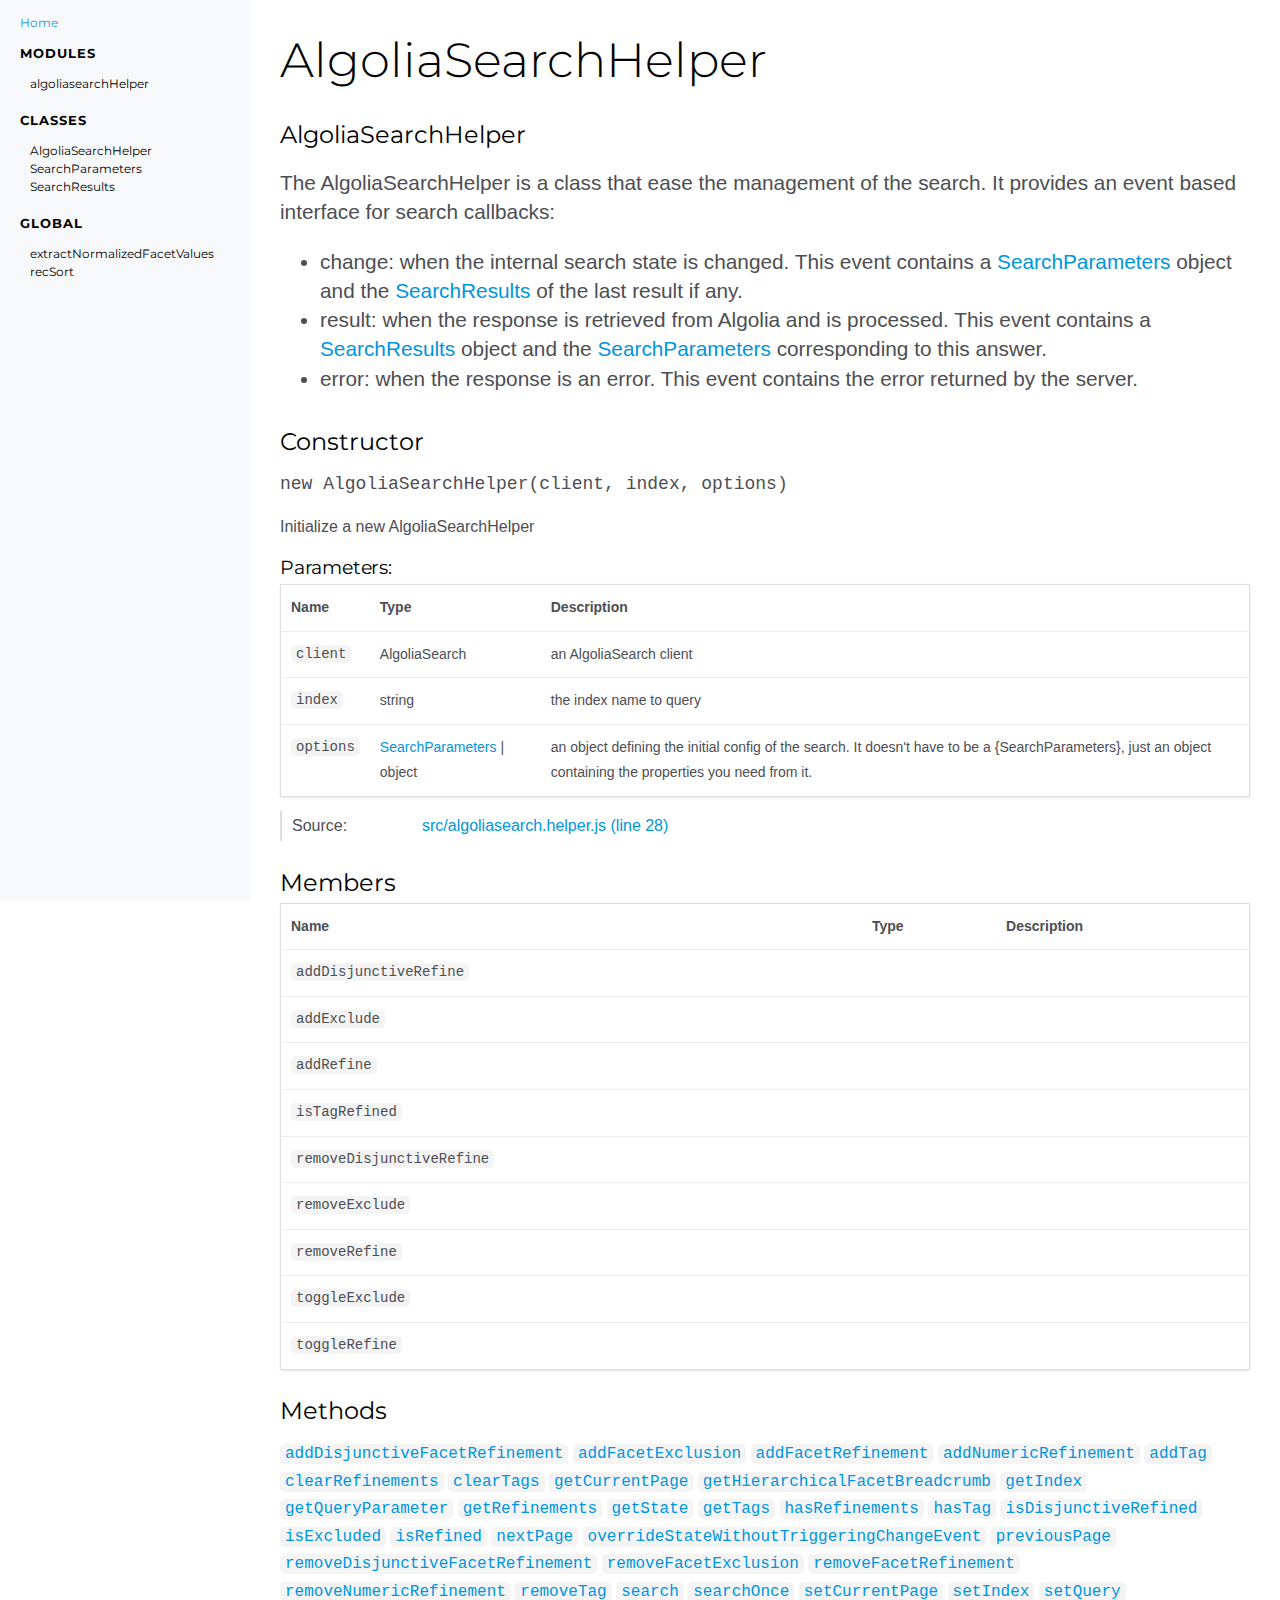
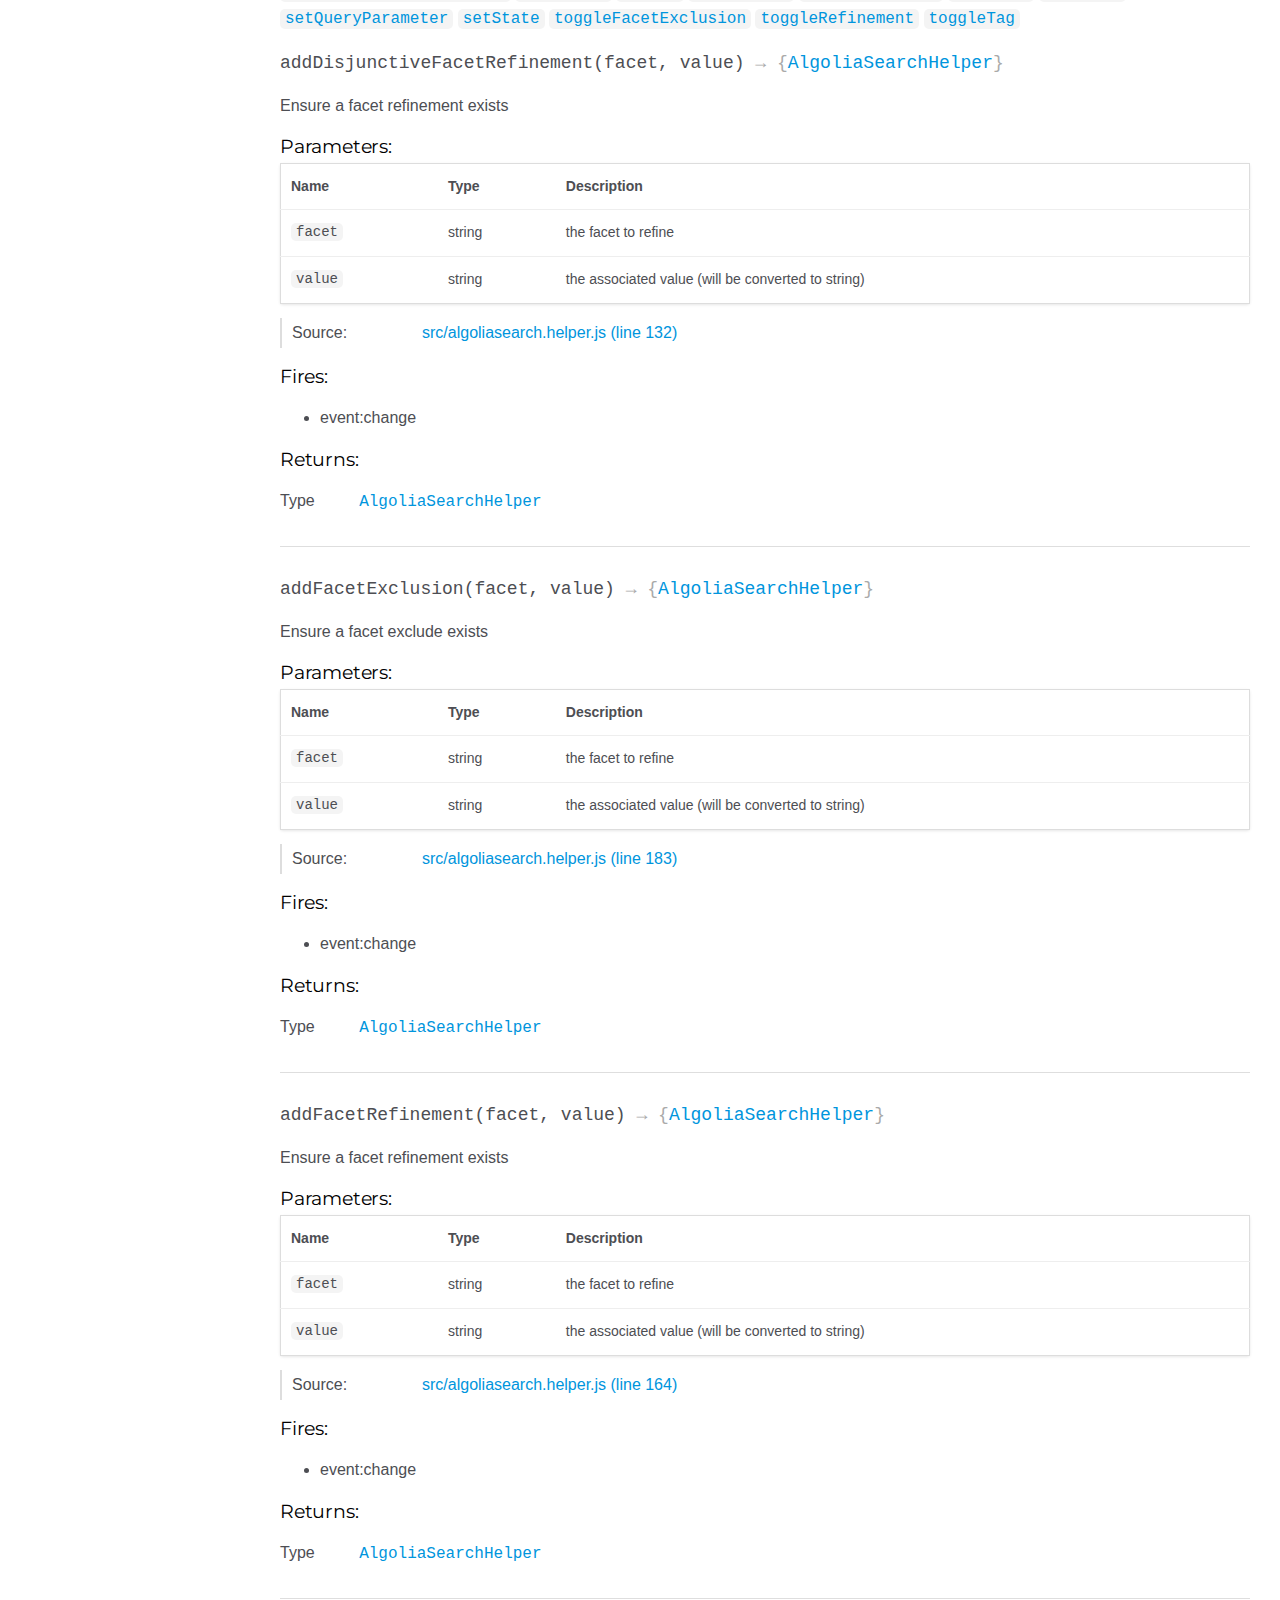
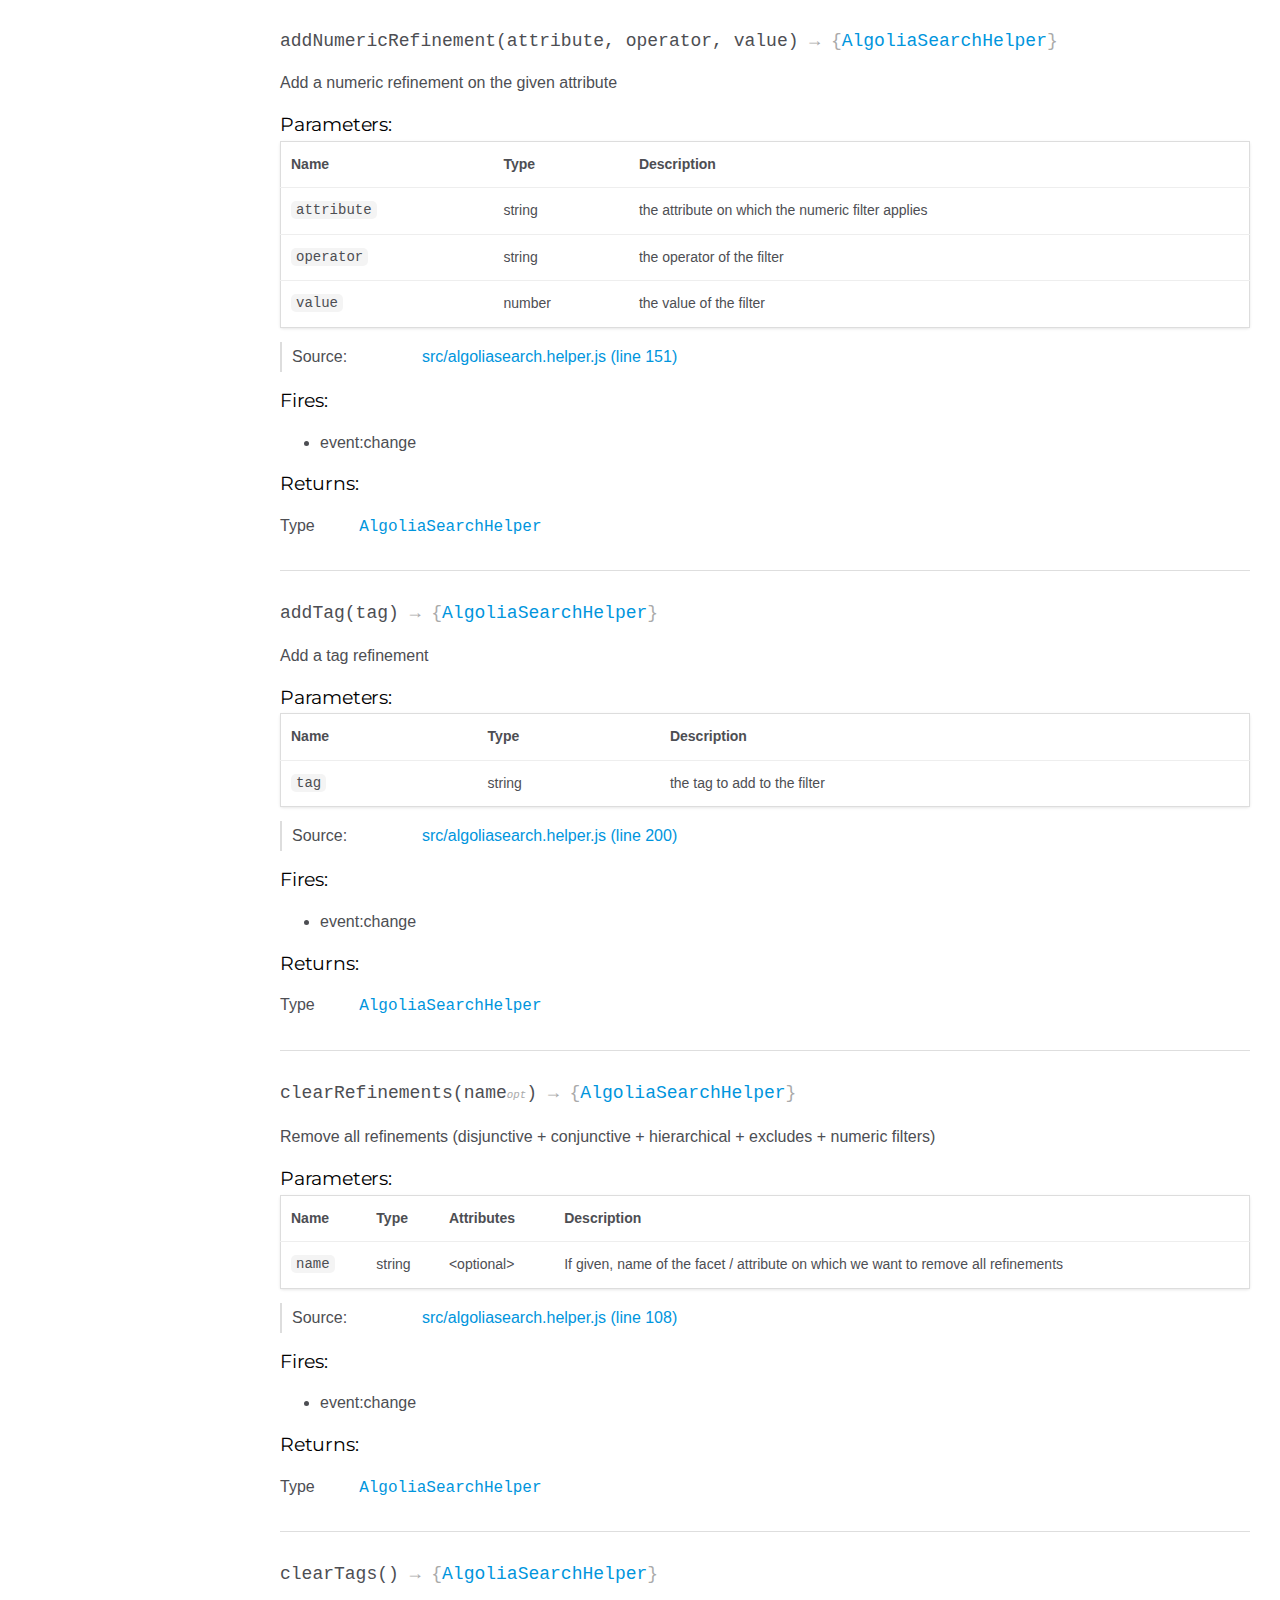
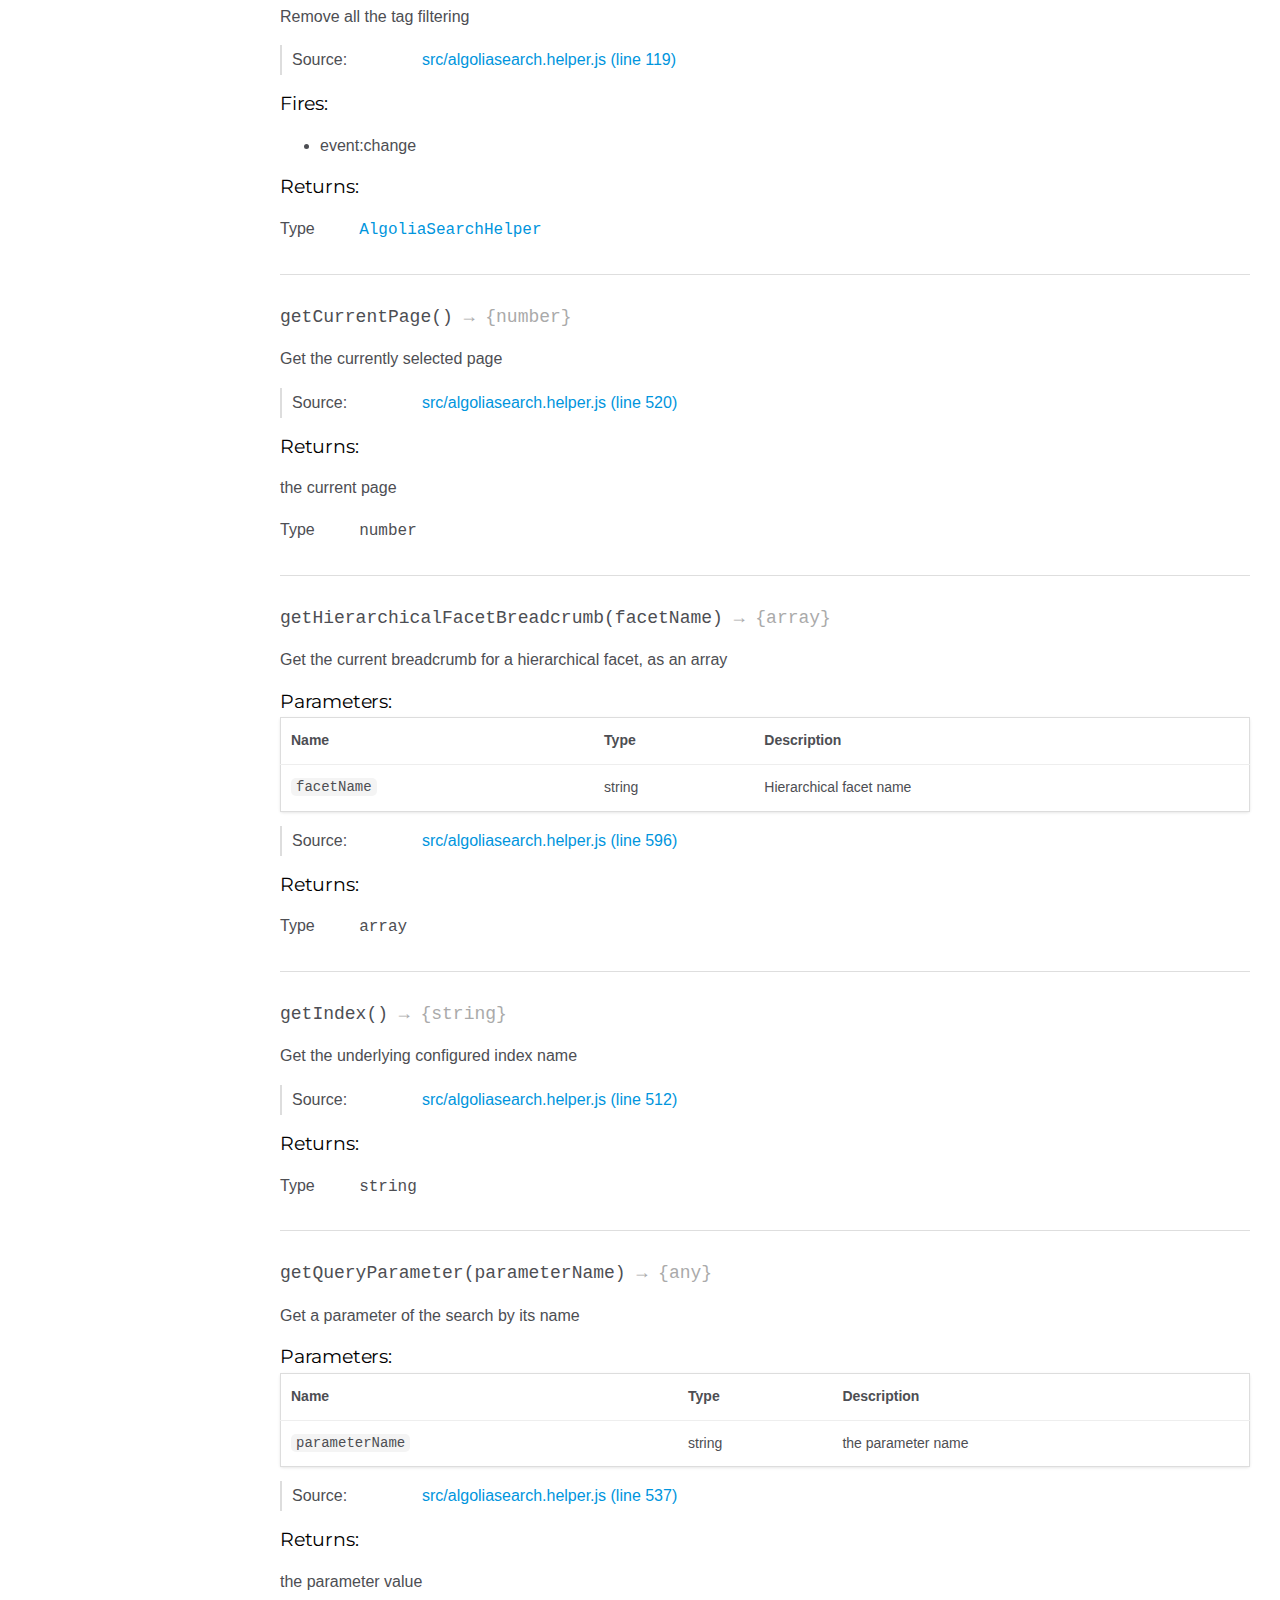
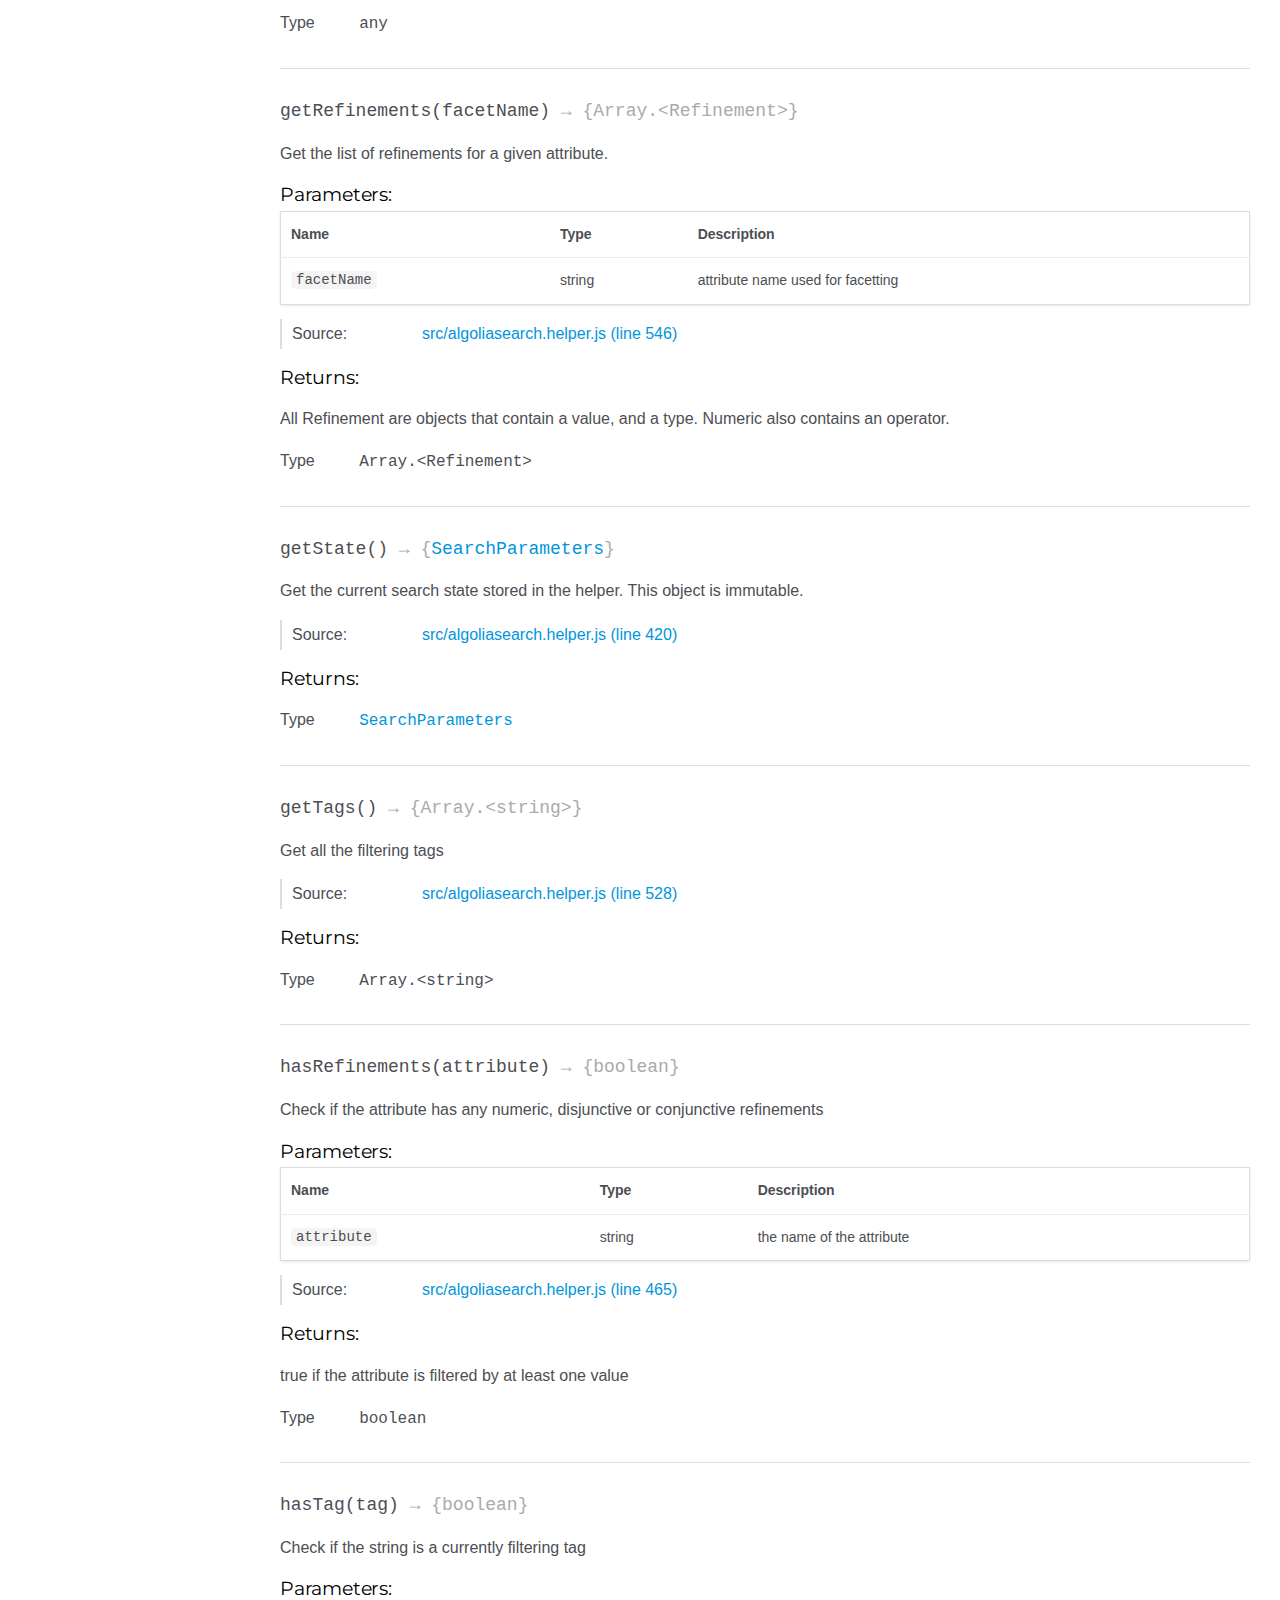
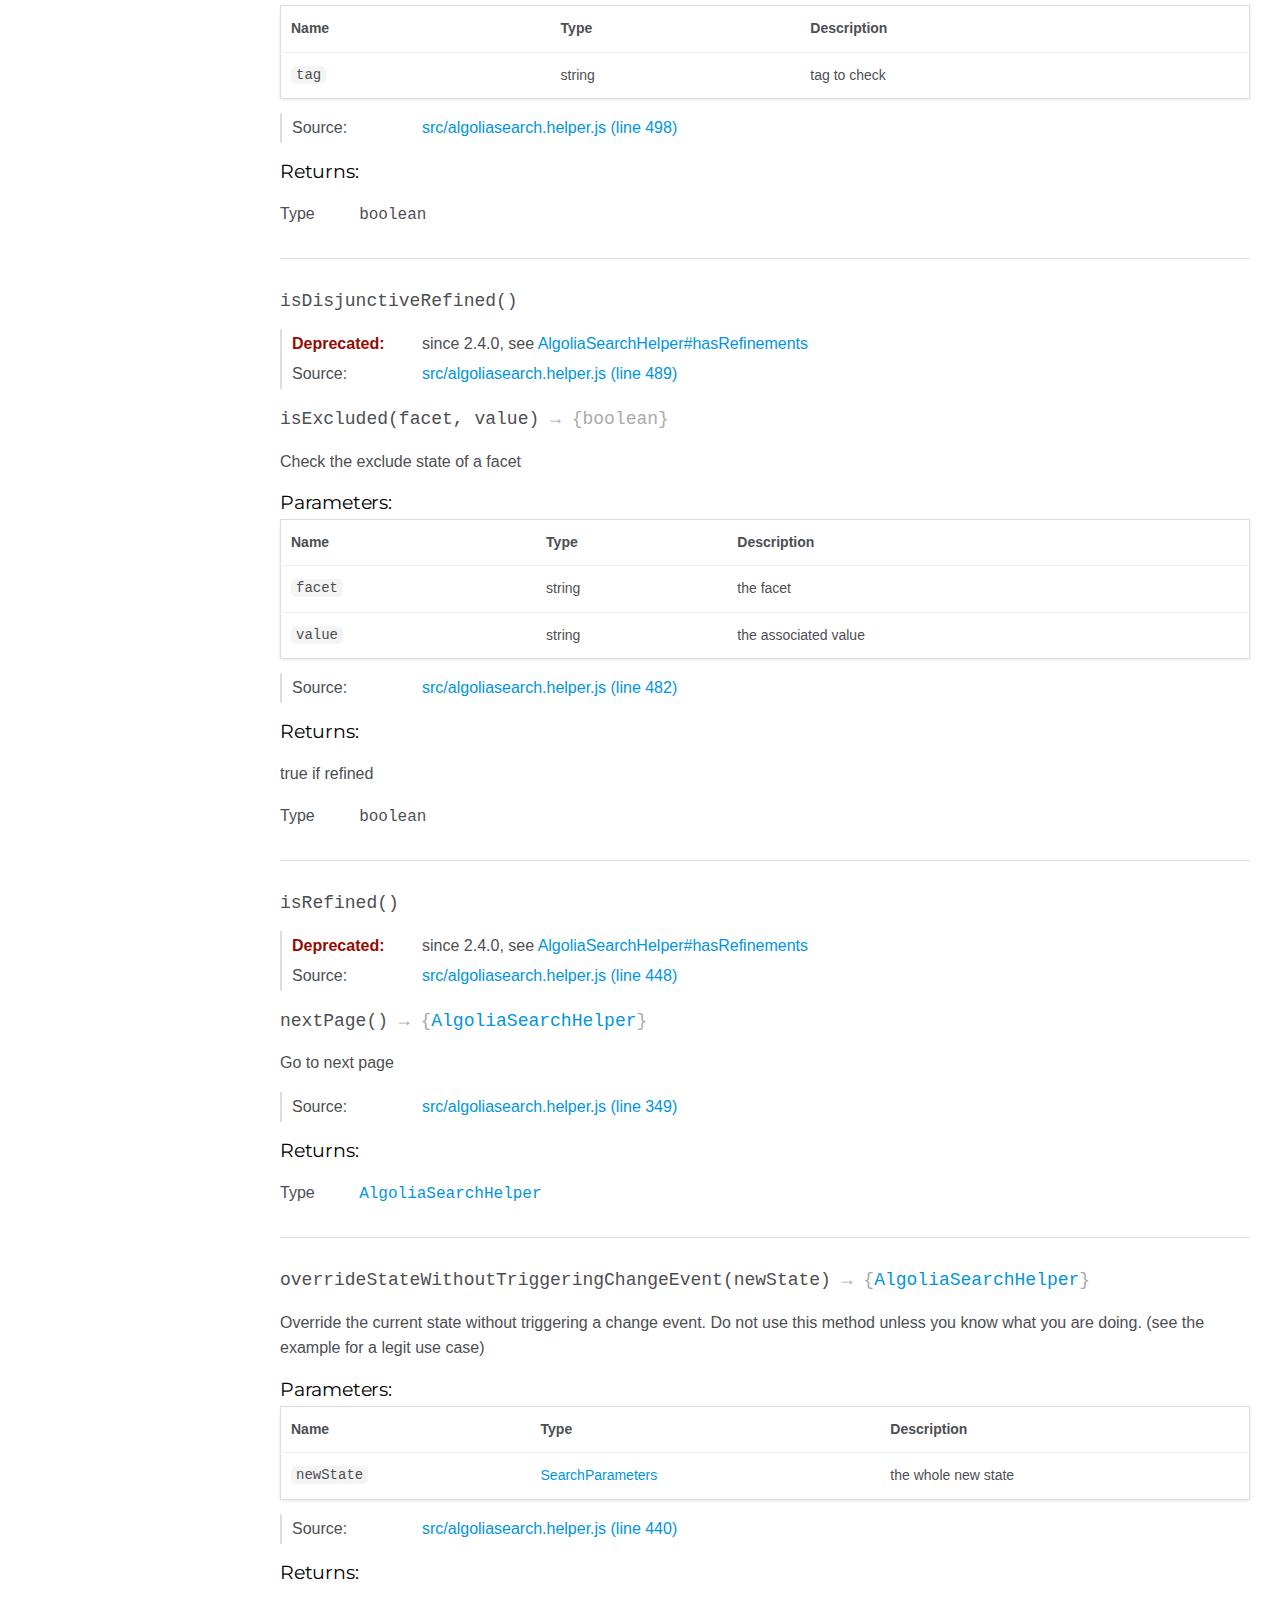
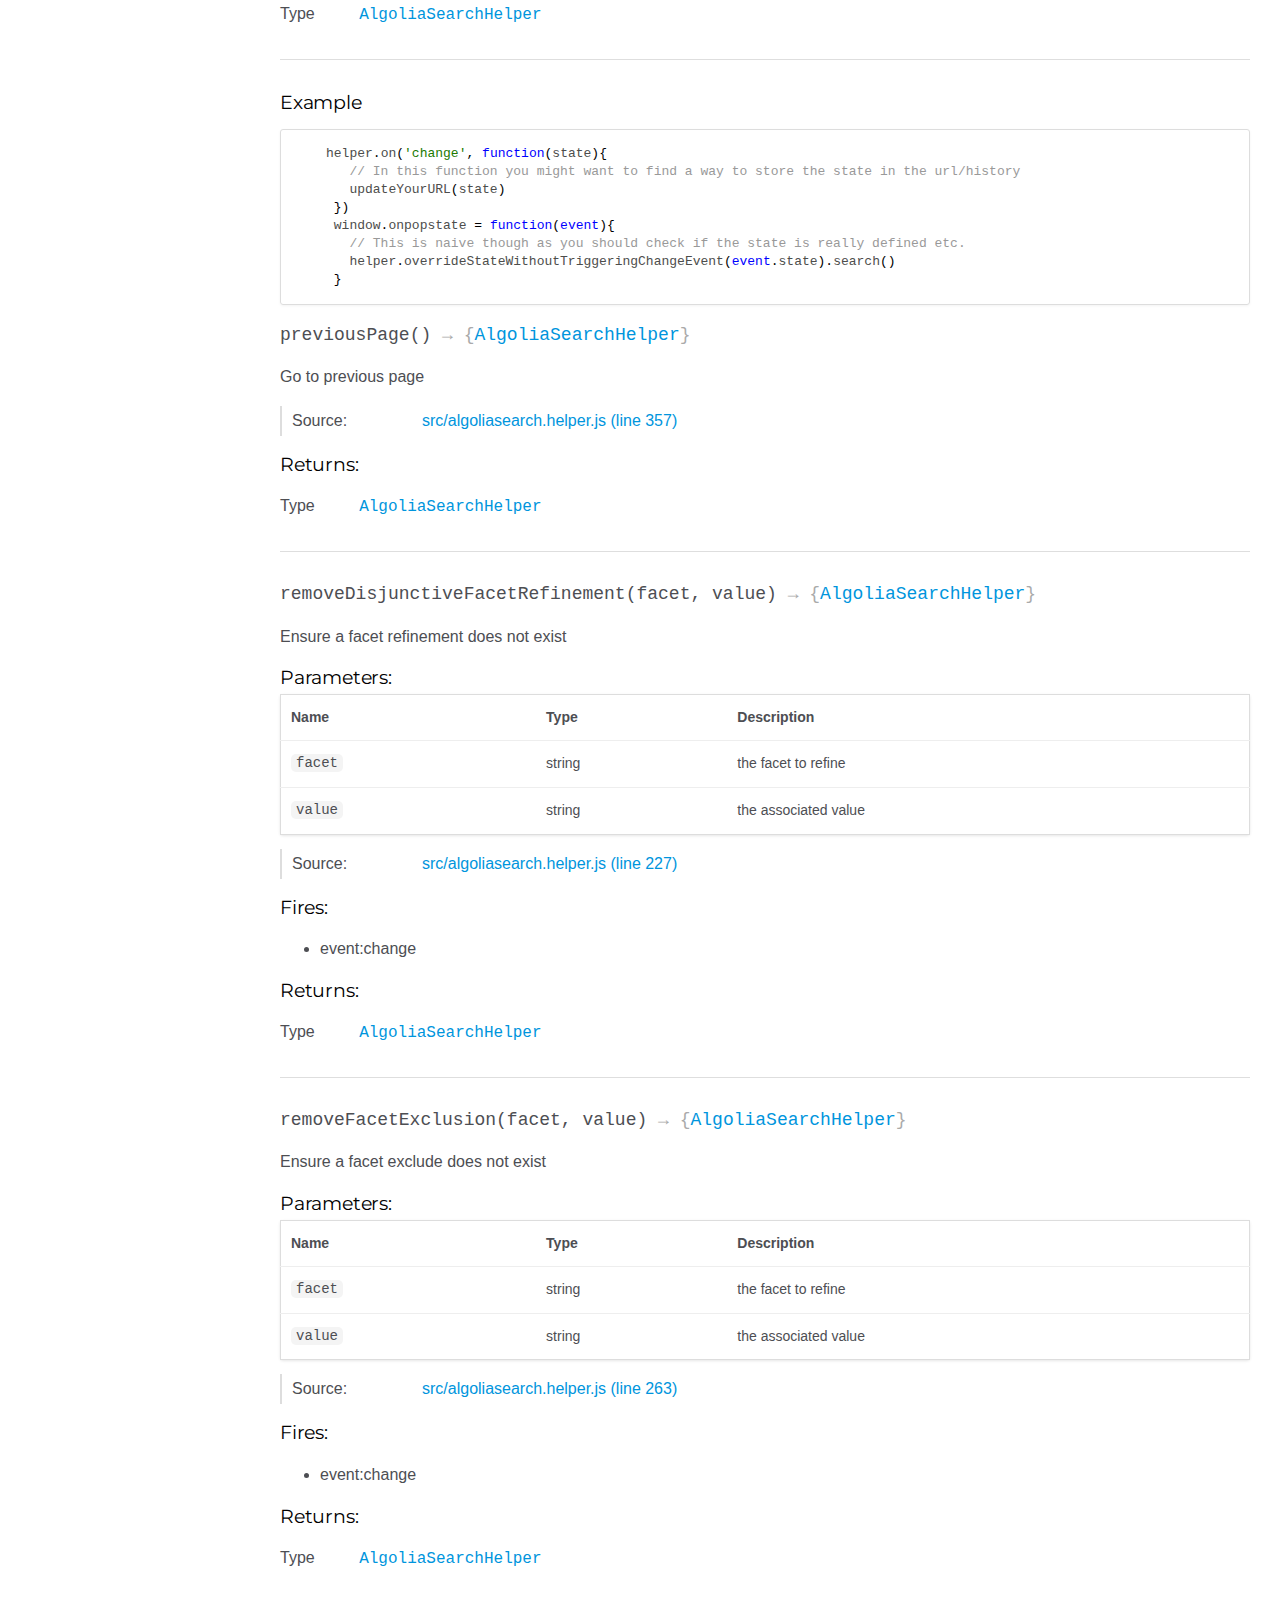
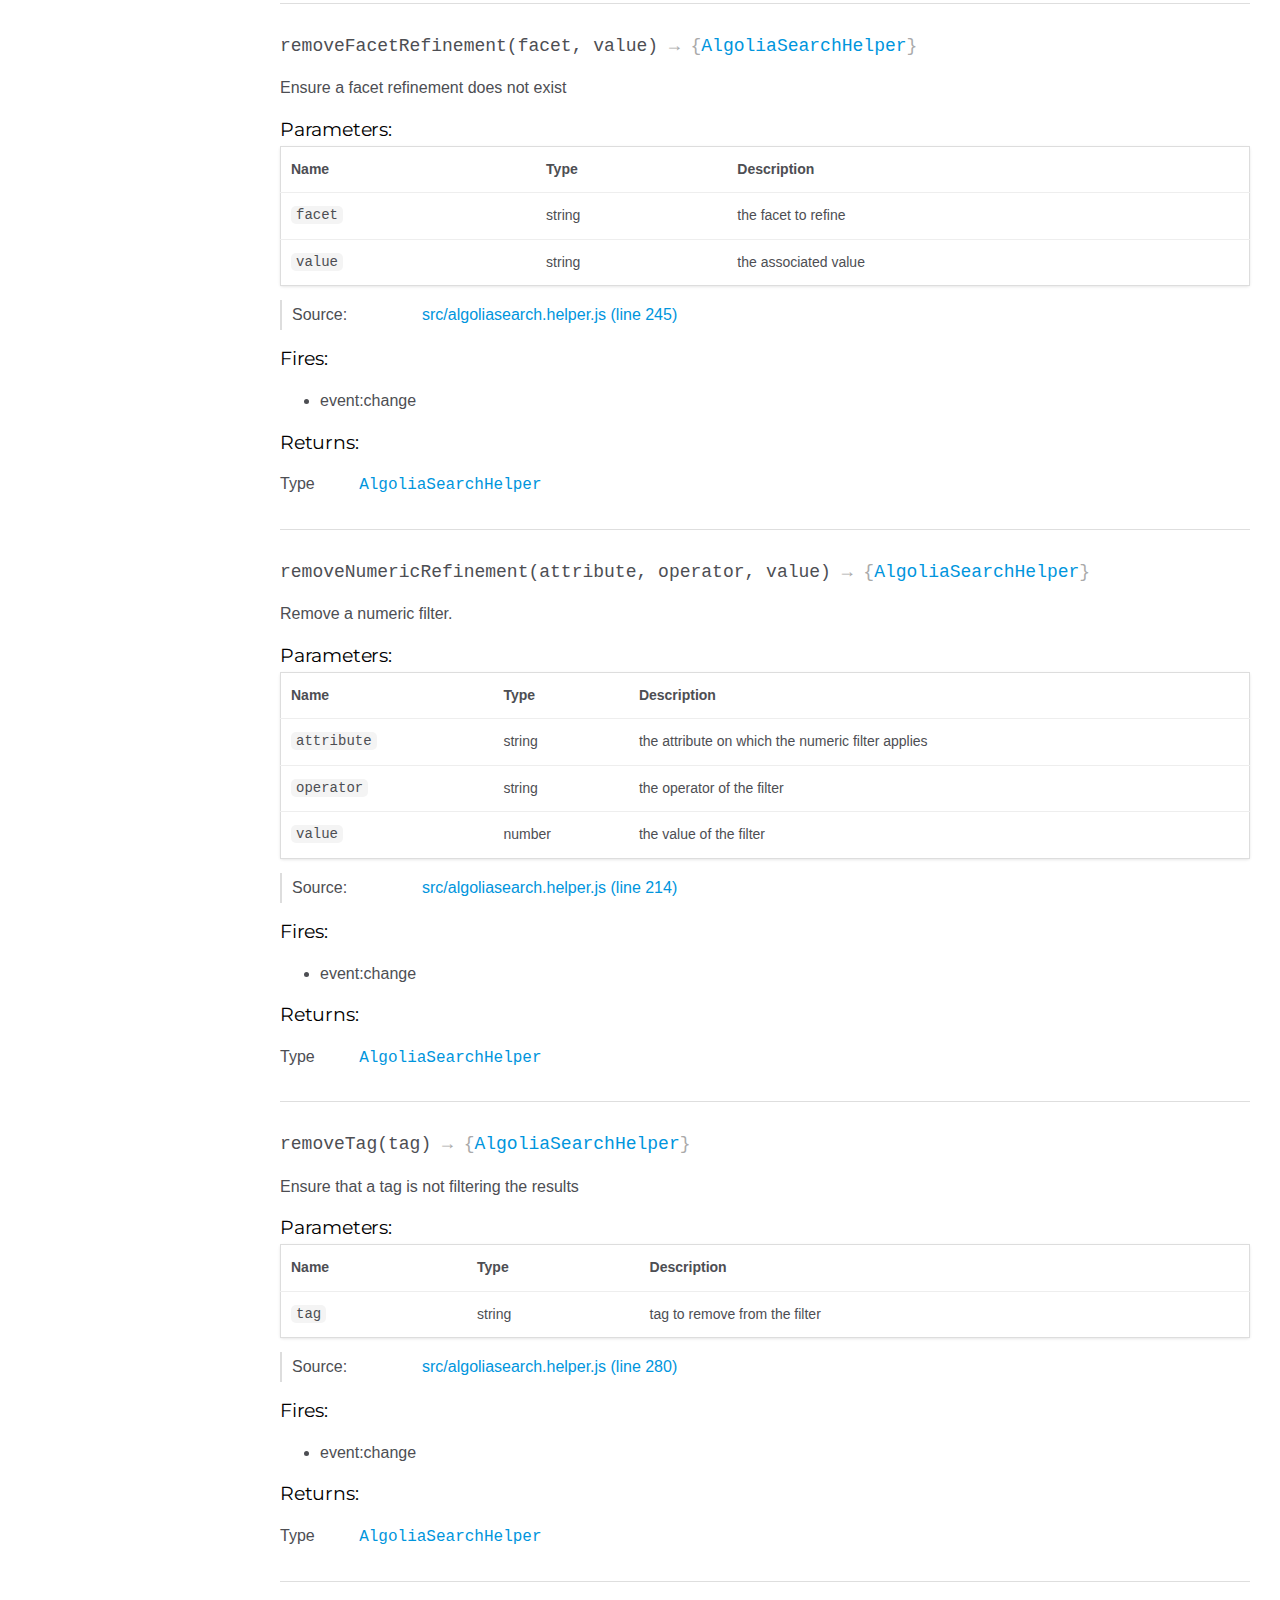
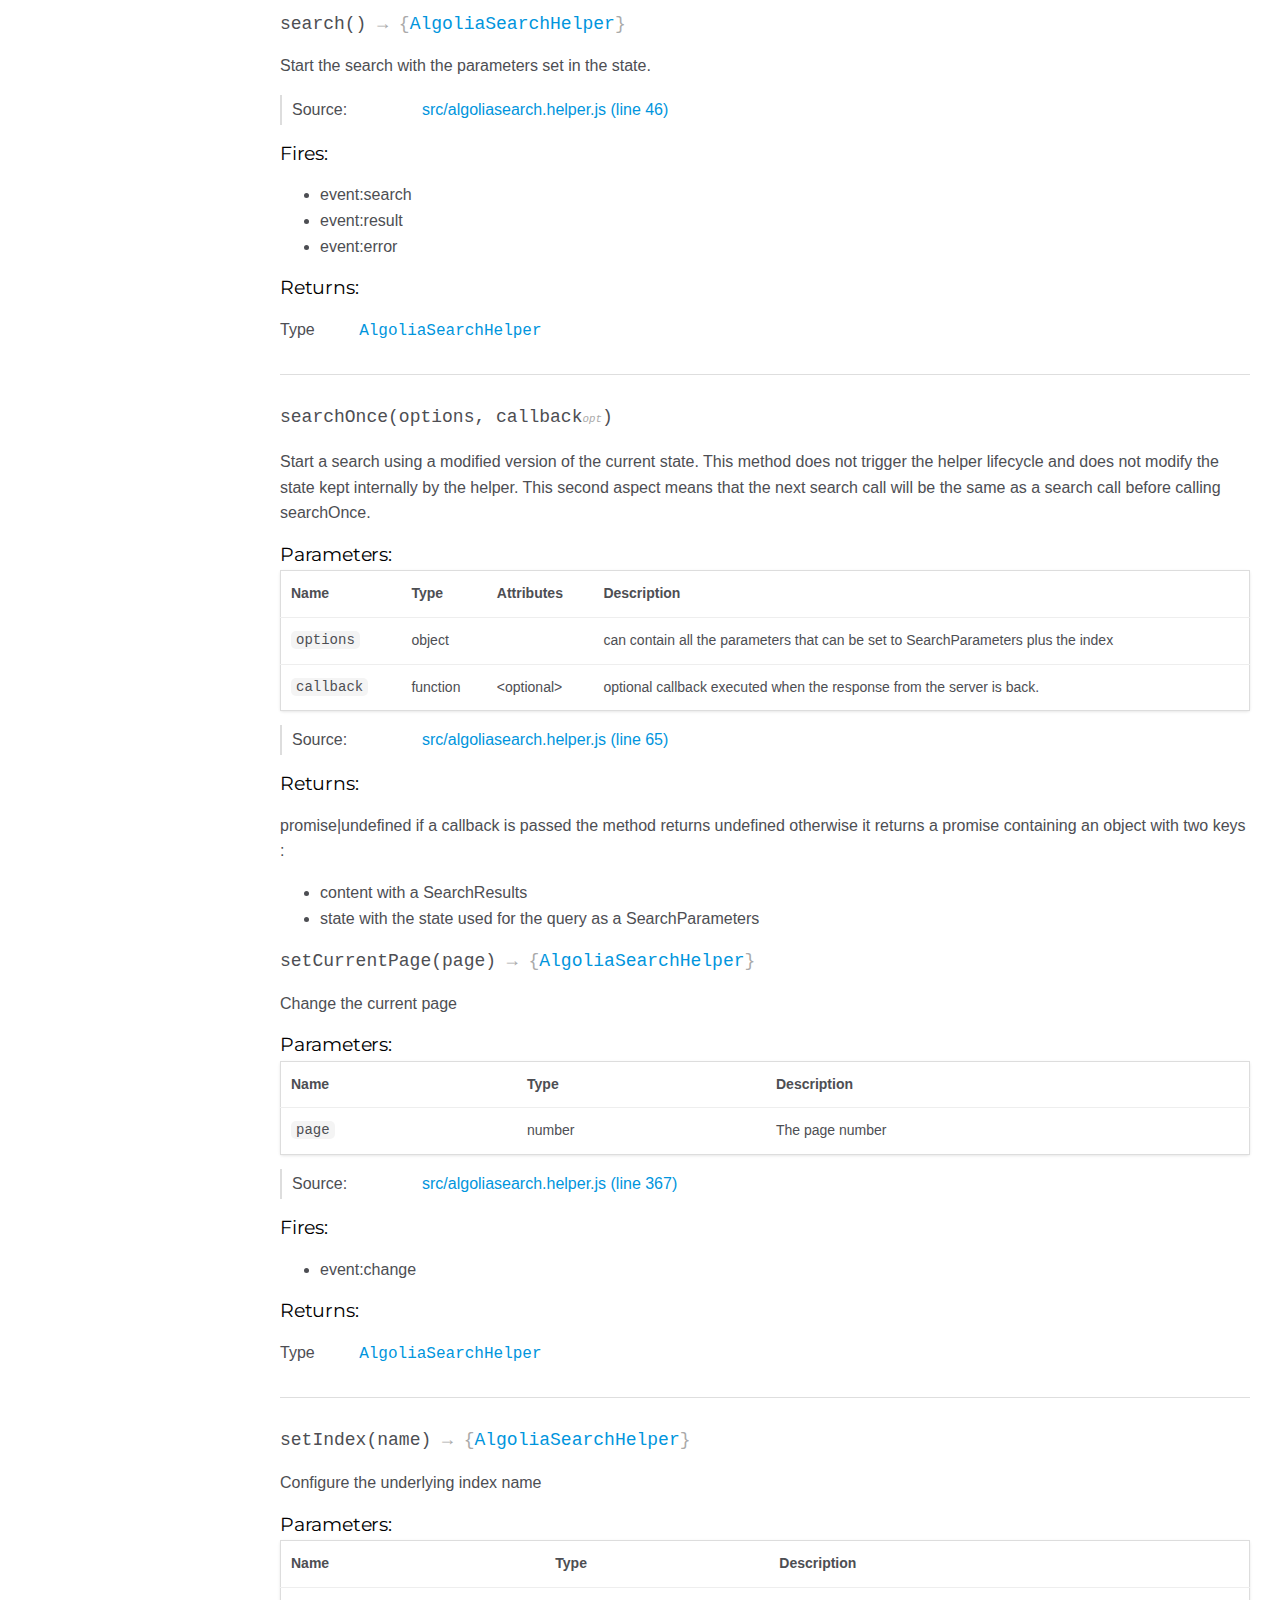
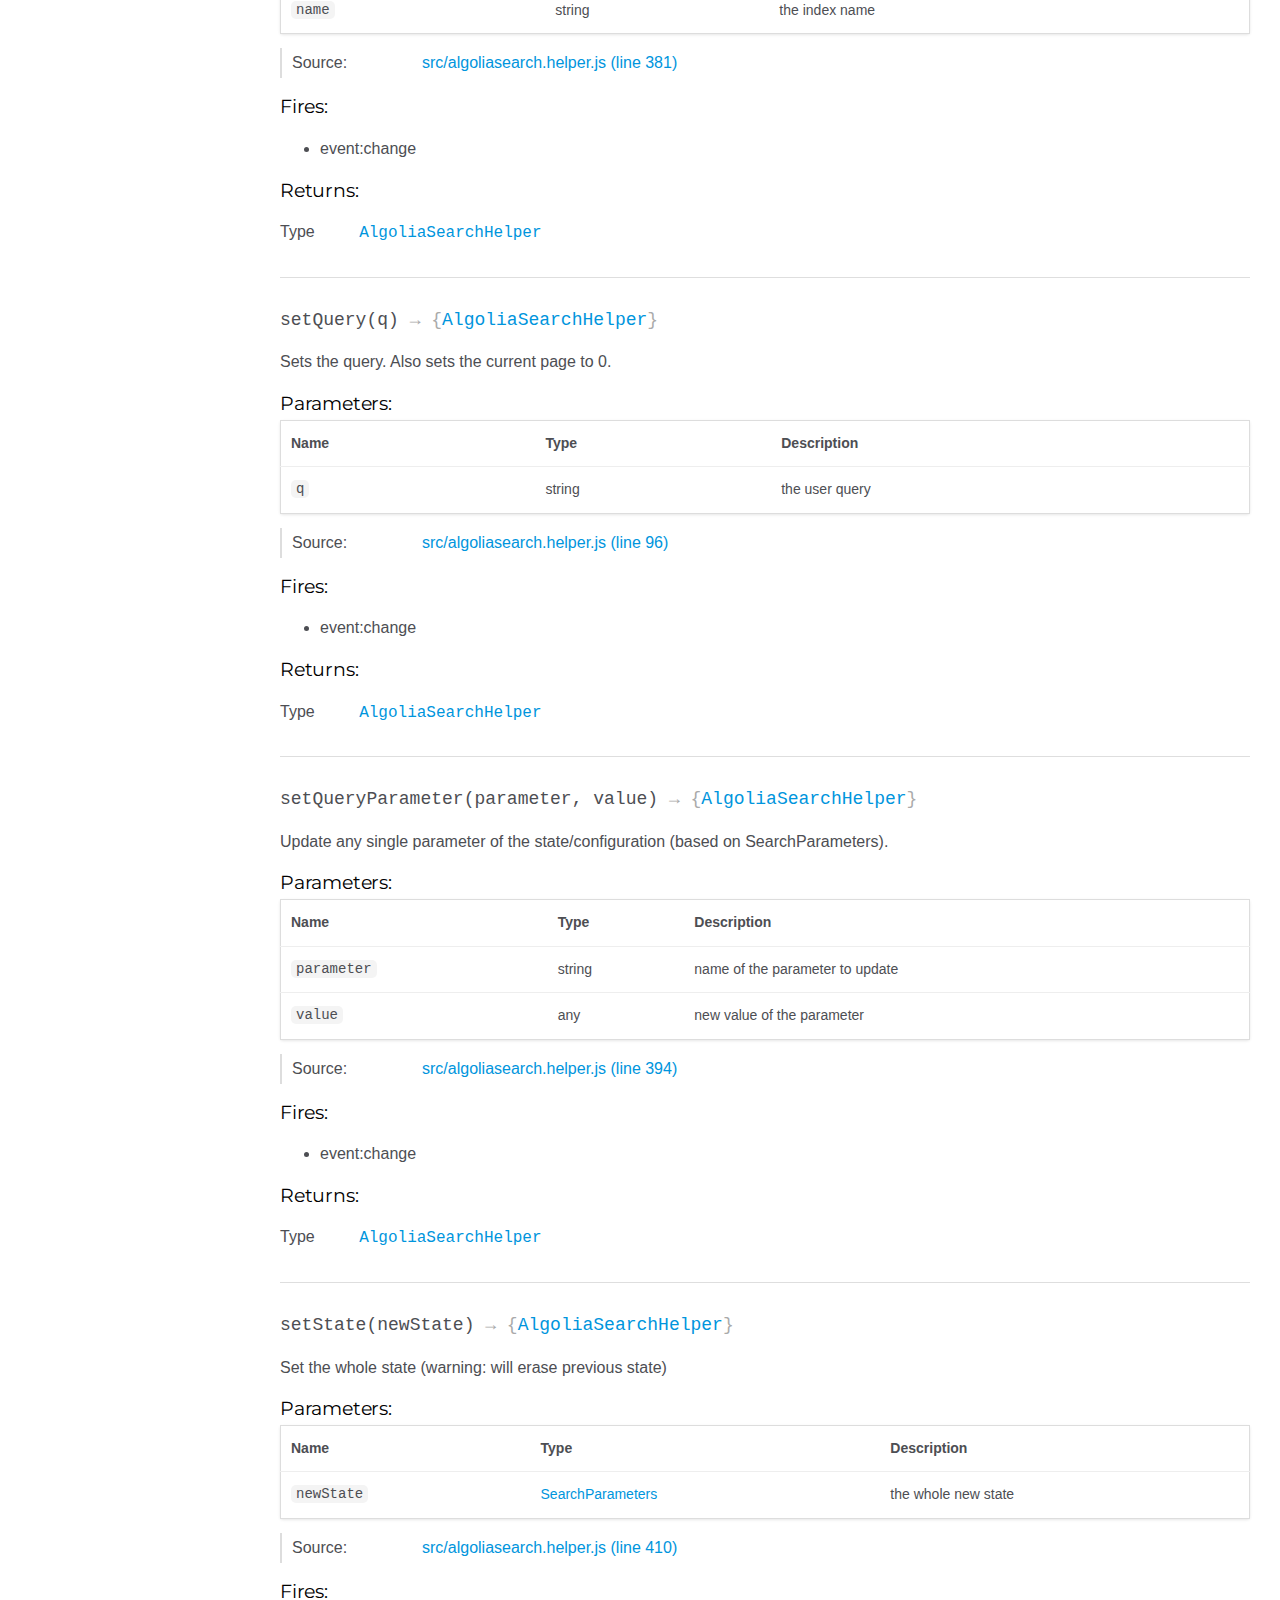
<file: docs/AlgoliaSearchHelper.html>
<!DOCTYPE html>
<html lang="en">
<head>
    <meta charset="utf-8">
    <title>AlgoliaSearchHelper - Documentation</title>

    <script src="scripts/prettify/prettify.js"></script>
    <script src="scripts/prettify/lang-css.js"></script>
    <!--[if lt IE 9]>
      <script src="//html5shiv.googlecode.com/svn/trunk/html5.js"></script>
    <![endif]-->
    <link type="text/css" rel="stylesheet" href="https://code.ionicframework.com/ionicons/2.0.1/css/ionicons.min.css">
    <link type="text/css" rel="stylesheet" href="styles/prettify-tomorrow.css">
    <link type="text/css" rel="stylesheet" href="styles/jsdoc-default.css">
</head>
<body>

<input type="checkbox" id="nav-trigger" class="nav-trigger" />
<label for="nav-trigger" class="navicon-button x">
  <div class="navicon"></div>
</label>

<label for="nav-trigger" class="overlay"></label>

<nav>
    <h2><a href="index.html">Home</a></h2><h3>Modules</h3><ul><li><a href="module-algoliasearchHelper.html">algoliasearchHelper</a></li></ul><h3>Classes</h3><ul><li><a href="AlgoliaSearchHelper.html">AlgoliaSearchHelper</a></li><li><a href="SearchParameters.html">SearchParameters</a></li><li><a href="SearchResults.html">SearchResults</a></li></ul><h3>Global</h3><ul><li><a href="global.html#extractNormalizedFacetValues">extractNormalizedFacetValues</a></li><li><a href="global.html#recSort">recSort</a></li></ul>
</nav>

<div id="main">
    
    <h1 class="page-title">AlgoliaSearchHelper</h1>
    

    





<section>

<header>
    
        <h2>
        AlgoliaSearchHelper
        </h2>
        
            <div class="class-description"><p>The AlgoliaSearchHelper is a class that ease the management of the
search. It provides an event based interface for search callbacks:</p>
<ul>
<li>change: when the internal search state is changed.
This event contains a <a href="SearchParameters.html">SearchParameters</a> object and the <a href="SearchResults.html">SearchResults</a> of the last result if any.</li>
<li>result: when the response is retrieved from Algolia and is processed.
This event contains a <a href="SearchResults.html">SearchResults</a> object and the <a href="SearchParameters.html">SearchParameters</a> corresponding to this answer.</li>
<li>error: when the response is an error. This event contains the error returned by the server.</li>
</ul></div>
        
    
</header>

<article>
    <div class="container-overview">

    
        

    
    <h2>Constructor</h2>
    

    <h4 class="name" id="AlgoliaSearchHelper"><span class="type-signature"></span>new AlgoliaSearchHelper<span class="signature">(client, index, options)</span><span class="type-signature"></span></h4>

    



<div class="description">
    <p>Initialize a new AlgoliaSearchHelper</p>
</div>









    <h5>Parameters:</h5>
    

<table class="params">
    <thead>
    <tr>
        
        <th>Name</th>
        

        <th>Type</th>

        

        

        <th class="last">Description</th>
    </tr>
    </thead>

    <tbody>
    

        <tr>
            
                <td class="name"><code>client</code></td>
            

            <td class="type">
            
                
<span class="param-type">AlgoliaSearch</span>


            
            </td>

            

            

            <td class="description last"><p>an AlgoliaSearch client</p></td>
        </tr>

    

        <tr>
            
                <td class="name"><code>index</code></td>
            

            <td class="type">
            
                
<span class="param-type">string</span>


            
            </td>

            

            

            <td class="description last"><p>the index name to query</p></td>
        </tr>

    

        <tr>
            
                <td class="name"><code>options</code></td>
            

            <td class="type">
            
                
<span class="param-type"><a href="SearchParameters.html">SearchParameters</a></span>
|

<span class="param-type">object</span>


            
            </td>

            

            

            <td class="description last"><p>an object defining the initial config of the search. It doesn't have to be a {SearchParameters}, just an object containing the properties you need from it.</p></td>
        </tr>

    
    </tbody>
</table>






<dl class="details">

    

    

    

    

    

    

    

    

    

    

    

    

    
    <dt class="tag-source">Source:</dt>
    <dd class="tag-source"><ul class="dummy"><li>
        <a href="src_algoliasearch.helper.js.html#line28">src/algoliasearch.helper.js (line 28)</a>
    </li></ul></dd>
    

    

    

    
</dl>
















    
    </div>

    

    

    

     

    

    
        <h3 class="subsection-title">Members</h3>

        
<table class="params">
<thead>
  <tr>
    <th>Name</th>
    <th>Type</th>
    <th class="last">Description</th>
  </tr>
</thead>

  <tr id="addDisjunctiveRefine">
    <td class="name" ><code>addDisjunctiveRefine</code></td>
    <td class="type-signature"></td>
    <td class="description">
      
      
    </td>
  </tr>

  <tr id="addExclude">
    <td class="name" ><code>addExclude</code></td>
    <td class="type-signature"></td>
    <td class="description">
      
      
    </td>
  </tr>

  <tr id="addRefine">
    <td class="name" ><code>addRefine</code></td>
    <td class="type-signature"></td>
    <td class="description">
      
      
    </td>
  </tr>

  <tr id="isTagRefined">
    <td class="name" ><code>isTagRefined</code></td>
    <td class="type-signature"></td>
    <td class="description">
      
      
    </td>
  </tr>

  <tr id="removeDisjunctiveRefine">
    <td class="name" ><code>removeDisjunctiveRefine</code></td>
    <td class="type-signature"></td>
    <td class="description">
      
      
    </td>
  </tr>

  <tr id="removeExclude">
    <td class="name" ><code>removeExclude</code></td>
    <td class="type-signature"></td>
    <td class="description">
      
      
    </td>
  </tr>

  <tr id="removeRefine">
    <td class="name" ><code>removeRefine</code></td>
    <td class="type-signature"></td>
    <td class="description">
      
      
    </td>
  </tr>

  <tr id="toggleExclude">
    <td class="name" ><code>toggleExclude</code></td>
    <td class="type-signature"></td>
    <td class="description">
      
      
    </td>
  </tr>

  <tr id="toggleRefine">
    <td class="name" ><code>toggleRefine</code></td>
    <td class="type-signature"></td>
    <td class="description">
      
      
    </td>
  </tr>

</table>

    

    
        <h3 class="subsection-title">Methods</h3>

        <p>
        
          <code><a href="#addDisjunctiveFacetRefinement">addDisjunctiveFacetRefinement</a></code>
        
          <code><a href="#addFacetExclusion">addFacetExclusion</a></code>
        
          <code><a href="#addFacetRefinement">addFacetRefinement</a></code>
        
          <code><a href="#addNumericRefinement">addNumericRefinement</a></code>
        
          <code><a href="#addTag">addTag</a></code>
        
          <code><a href="#clearRefinements">clearRefinements</a></code>
        
          <code><a href="#clearTags">clearTags</a></code>
        
          <code><a href="#getCurrentPage">getCurrentPage</a></code>
        
          <code><a href="#getHierarchicalFacetBreadcrumb">getHierarchicalFacetBreadcrumb</a></code>
        
          <code><a href="#getIndex">getIndex</a></code>
        
          <code><a href="#getQueryParameter">getQueryParameter</a></code>
        
          <code><a href="#getRefinements">getRefinements</a></code>
        
          <code><a href="#getState">getState</a></code>
        
          <code><a href="#getTags">getTags</a></code>
        
          <code><a href="#hasRefinements">hasRefinements</a></code>
        
          <code><a href="#hasTag">hasTag</a></code>
        
          <code><a href="#isDisjunctiveRefined">isDisjunctiveRefined</a></code>
        
          <code><a href="#isExcluded">isExcluded</a></code>
        
          <code><a href="#isRefined">isRefined</a></code>
        
          <code><a href="#nextPage">nextPage</a></code>
        
          <code><a href="#overrideStateWithoutTriggeringChangeEvent">overrideStateWithoutTriggeringChangeEvent</a></code>
        
          <code><a href="#previousPage">previousPage</a></code>
        
          <code><a href="#removeDisjunctiveFacetRefinement">removeDisjunctiveFacetRefinement</a></code>
        
          <code><a href="#removeFacetExclusion">removeFacetExclusion</a></code>
        
          <code><a href="#removeFacetRefinement">removeFacetRefinement</a></code>
        
          <code><a href="#removeNumericRefinement">removeNumericRefinement</a></code>
        
          <code><a href="#removeTag">removeTag</a></code>
        
          <code><a href="#search">search</a></code>
        
          <code><a href="#searchOnce">searchOnce</a></code>
        
          <code><a href="#setCurrentPage">setCurrentPage</a></code>
        
          <code><a href="#setIndex">setIndex</a></code>
        
          <code><a href="#setQuery">setQuery</a></code>
        
          <code><a href="#setQueryParameter">setQueryParameter</a></code>
        
          <code><a href="#setState">setState</a></code>
        
          <code><a href="#toggleFacetExclusion">toggleFacetExclusion</a></code>
        
          <code><a href="#toggleRefinement">toggleRefinement</a></code>
        
          <code><a href="#toggleTag">toggleTag</a></code>
        
        </p>

        
            

    

    <h4 class="name" id="addDisjunctiveFacetRefinement"><span class="type-signature"></span>addDisjunctiveFacetRefinement<span class="signature">(facet, value)</span><span class="type-signature"> &rarr; {<a href="AlgoliaSearchHelper.html">AlgoliaSearchHelper</a>}</span></h4>

    



<div class="description">
    <p>Ensure a facet refinement exists</p>
</div>









    <h5>Parameters:</h5>
    

<table class="params">
    <thead>
    <tr>
        
        <th>Name</th>
        

        <th>Type</th>

        

        

        <th class="last">Description</th>
    </tr>
    </thead>

    <tbody>
    

        <tr>
            
                <td class="name"><code>facet</code></td>
            

            <td class="type">
            
                
<span class="param-type">string</span>


            
            </td>

            

            

            <td class="description last"><p>the facet to refine</p></td>
        </tr>

    

        <tr>
            
                <td class="name"><code>value</code></td>
            

            <td class="type">
            
                
<span class="param-type">string</span>


            
            </td>

            

            

            <td class="description last"><p>the associated value (will be converted to string)</p></td>
        </tr>

    
    </tbody>
</table>






<dl class="details">

    

    

    

    

    

    

    

    

    

    

    

    

    
    <dt class="tag-source">Source:</dt>
    <dd class="tag-source"><ul class="dummy"><li>
        <a href="src_algoliasearch.helper.js.html#line132">src/algoliasearch.helper.js (line 132)</a>
    </li></ul></dd>
    

    

    

    
</dl>





<h5>Fires:</h5>
<ul>
    <li>event:change</li>
</ul>









<h5>Returns:</h5>

        


<dl class="param-type">
    <dt>
        Type
    </dt>
    <dd>
        
<span class="param-type"><a href="AlgoliaSearchHelper.html">AlgoliaSearchHelper</a></span>


    </dd>
</dl>

    



        
            

    

    <h4 class="name" id="addFacetExclusion"><span class="type-signature"></span>addFacetExclusion<span class="signature">(facet, value)</span><span class="type-signature"> &rarr; {<a href="AlgoliaSearchHelper.html">AlgoliaSearchHelper</a>}</span></h4>

    



<div class="description">
    <p>Ensure a facet exclude exists</p>
</div>









    <h5>Parameters:</h5>
    

<table class="params">
    <thead>
    <tr>
        
        <th>Name</th>
        

        <th>Type</th>

        

        

        <th class="last">Description</th>
    </tr>
    </thead>

    <tbody>
    

        <tr>
            
                <td class="name"><code>facet</code></td>
            

            <td class="type">
            
                
<span class="param-type">string</span>


            
            </td>

            

            

            <td class="description last"><p>the facet to refine</p></td>
        </tr>

    

        <tr>
            
                <td class="name"><code>value</code></td>
            

            <td class="type">
            
                
<span class="param-type">string</span>


            
            </td>

            

            

            <td class="description last"><p>the associated value (will be converted to string)</p></td>
        </tr>

    
    </tbody>
</table>






<dl class="details">

    

    

    

    

    

    

    

    

    

    

    

    

    
    <dt class="tag-source">Source:</dt>
    <dd class="tag-source"><ul class="dummy"><li>
        <a href="src_algoliasearch.helper.js.html#line183">src/algoliasearch.helper.js (line 183)</a>
    </li></ul></dd>
    

    

    

    
</dl>





<h5>Fires:</h5>
<ul>
    <li>event:change</li>
</ul>









<h5>Returns:</h5>

        


<dl class="param-type">
    <dt>
        Type
    </dt>
    <dd>
        
<span class="param-type"><a href="AlgoliaSearchHelper.html">AlgoliaSearchHelper</a></span>


    </dd>
</dl>

    



        
            

    

    <h4 class="name" id="addFacetRefinement"><span class="type-signature"></span>addFacetRefinement<span class="signature">(facet, value)</span><span class="type-signature"> &rarr; {<a href="AlgoliaSearchHelper.html">AlgoliaSearchHelper</a>}</span></h4>

    



<div class="description">
    <p>Ensure a facet refinement exists</p>
</div>









    <h5>Parameters:</h5>
    

<table class="params">
    <thead>
    <tr>
        
        <th>Name</th>
        

        <th>Type</th>

        

        

        <th class="last">Description</th>
    </tr>
    </thead>

    <tbody>
    

        <tr>
            
                <td class="name"><code>facet</code></td>
            

            <td class="type">
            
                
<span class="param-type">string</span>


            
            </td>

            

            

            <td class="description last"><p>the facet to refine</p></td>
        </tr>

    

        <tr>
            
                <td class="name"><code>value</code></td>
            

            <td class="type">
            
                
<span class="param-type">string</span>


            
            </td>

            

            

            <td class="description last"><p>the associated value (will be converted to string)</p></td>
        </tr>

    
    </tbody>
</table>






<dl class="details">

    

    

    

    

    

    

    

    

    

    

    

    

    
    <dt class="tag-source">Source:</dt>
    <dd class="tag-source"><ul class="dummy"><li>
        <a href="src_algoliasearch.helper.js.html#line164">src/algoliasearch.helper.js (line 164)</a>
    </li></ul></dd>
    

    

    

    
</dl>





<h5>Fires:</h5>
<ul>
    <li>event:change</li>
</ul>









<h5>Returns:</h5>

        


<dl class="param-type">
    <dt>
        Type
    </dt>
    <dd>
        
<span class="param-type"><a href="AlgoliaSearchHelper.html">AlgoliaSearchHelper</a></span>


    </dd>
</dl>

    



        
            

    

    <h4 class="name" id="addNumericRefinement"><span class="type-signature"></span>addNumericRefinement<span class="signature">(attribute, operator, value)</span><span class="type-signature"> &rarr; {<a href="AlgoliaSearchHelper.html">AlgoliaSearchHelper</a>}</span></h4>

    



<div class="description">
    <p>Add a numeric refinement on the given attribute</p>
</div>









    <h5>Parameters:</h5>
    

<table class="params">
    <thead>
    <tr>
        
        <th>Name</th>
        

        <th>Type</th>

        

        

        <th class="last">Description</th>
    </tr>
    </thead>

    <tbody>
    

        <tr>
            
                <td class="name"><code>attribute</code></td>
            

            <td class="type">
            
                
<span class="param-type">string</span>


            
            </td>

            

            

            <td class="description last"><p>the attribute on which the numeric filter applies</p></td>
        </tr>

    

        <tr>
            
                <td class="name"><code>operator</code></td>
            

            <td class="type">
            
                
<span class="param-type">string</span>


            
            </td>

            

            

            <td class="description last"><p>the operator of the filter</p></td>
        </tr>

    

        <tr>
            
                <td class="name"><code>value</code></td>
            

            <td class="type">
            
                
<span class="param-type">number</span>


            
            </td>

            

            

            <td class="description last"><p>the value of the filter</p></td>
        </tr>

    
    </tbody>
</table>






<dl class="details">

    

    

    

    

    

    

    

    

    

    

    

    

    
    <dt class="tag-source">Source:</dt>
    <dd class="tag-source"><ul class="dummy"><li>
        <a href="src_algoliasearch.helper.js.html#line151">src/algoliasearch.helper.js (line 151)</a>
    </li></ul></dd>
    

    

    

    
</dl>





<h5>Fires:</h5>
<ul>
    <li>event:change</li>
</ul>









<h5>Returns:</h5>

        


<dl class="param-type">
    <dt>
        Type
    </dt>
    <dd>
        
<span class="param-type"><a href="AlgoliaSearchHelper.html">AlgoliaSearchHelper</a></span>


    </dd>
</dl>

    



        
            

    

    <h4 class="name" id="addTag"><span class="type-signature"></span>addTag<span class="signature">(tag)</span><span class="type-signature"> &rarr; {<a href="AlgoliaSearchHelper.html">AlgoliaSearchHelper</a>}</span></h4>

    



<div class="description">
    <p>Add a tag refinement</p>
</div>









    <h5>Parameters:</h5>
    

<table class="params">
    <thead>
    <tr>
        
        <th>Name</th>
        

        <th>Type</th>

        

        

        <th class="last">Description</th>
    </tr>
    </thead>

    <tbody>
    

        <tr>
            
                <td class="name"><code>tag</code></td>
            

            <td class="type">
            
                
<span class="param-type">string</span>


            
            </td>

            

            

            <td class="description last"><p>the tag to add to the filter</p></td>
        </tr>

    
    </tbody>
</table>






<dl class="details">

    

    

    

    

    

    

    

    

    

    

    

    

    
    <dt class="tag-source">Source:</dt>
    <dd class="tag-source"><ul class="dummy"><li>
        <a href="src_algoliasearch.helper.js.html#line200">src/algoliasearch.helper.js (line 200)</a>
    </li></ul></dd>
    

    

    

    
</dl>





<h5>Fires:</h5>
<ul>
    <li>event:change</li>
</ul>









<h5>Returns:</h5>

        


<dl class="param-type">
    <dt>
        Type
    </dt>
    <dd>
        
<span class="param-type"><a href="AlgoliaSearchHelper.html">AlgoliaSearchHelper</a></span>


    </dd>
</dl>

    



        
            

    

    <h4 class="name" id="clearRefinements"><span class="type-signature"></span>clearRefinements<span class="signature">(name<span class="signature-attributes">opt</span>)</span><span class="type-signature"> &rarr; {<a href="AlgoliaSearchHelper.html">AlgoliaSearchHelper</a>}</span></h4>

    



<div class="description">
    <p>Remove all refinements (disjunctive + conjunctive + hierarchical + excludes + numeric filters)</p>
</div>









    <h5>Parameters:</h5>
    

<table class="params">
    <thead>
    <tr>
        
        <th>Name</th>
        

        <th>Type</th>

        
        <th>Attributes</th>
        

        

        <th class="last">Description</th>
    </tr>
    </thead>

    <tbody>
    

        <tr>
            
                <td class="name"><code>name</code></td>
            

            <td class="type">
            
                
<span class="param-type">string</span>


            
            </td>

            
                <td class="attributes">
                
                    &lt;optional><br>
                

                

                
                </td>
            

            

            <td class="description last"><p>If given, name of the facet / attribute on which  we want to remove all refinements</p></td>
        </tr>

    
    </tbody>
</table>






<dl class="details">

    

    

    

    

    

    

    

    

    

    

    

    

    
    <dt class="tag-source">Source:</dt>
    <dd class="tag-source"><ul class="dummy"><li>
        <a href="src_algoliasearch.helper.js.html#line108">src/algoliasearch.helper.js (line 108)</a>
    </li></ul></dd>
    

    

    

    
</dl>





<h5>Fires:</h5>
<ul>
    <li>event:change</li>
</ul>









<h5>Returns:</h5>

        


<dl class="param-type">
    <dt>
        Type
    </dt>
    <dd>
        
<span class="param-type"><a href="AlgoliaSearchHelper.html">AlgoliaSearchHelper</a></span>


    </dd>
</dl>

    



        
            

    

    <h4 class="name" id="clearTags"><span class="type-signature"></span>clearTags<span class="signature">()</span><span class="type-signature"> &rarr; {<a href="AlgoliaSearchHelper.html">AlgoliaSearchHelper</a>}</span></h4>

    



<div class="description">
    <p>Remove all the tag filtering</p>
</div>













<dl class="details">

    

    

    

    

    

    

    

    

    

    

    

    

    
    <dt class="tag-source">Source:</dt>
    <dd class="tag-source"><ul class="dummy"><li>
        <a href="src_algoliasearch.helper.js.html#line119">src/algoliasearch.helper.js (line 119)</a>
    </li></ul></dd>
    

    

    

    
</dl>





<h5>Fires:</h5>
<ul>
    <li>event:change</li>
</ul>









<h5>Returns:</h5>

        


<dl class="param-type">
    <dt>
        Type
    </dt>
    <dd>
        
<span class="param-type"><a href="AlgoliaSearchHelper.html">AlgoliaSearchHelper</a></span>


    </dd>
</dl>

    



        
            

    

    <h4 class="name" id="getCurrentPage"><span class="type-signature"></span>getCurrentPage<span class="signature">()</span><span class="type-signature"> &rarr; {number}</span></h4>

    



<div class="description">
    <p>Get the currently selected page</p>
</div>













<dl class="details">

    

    

    

    

    

    

    

    

    

    

    

    

    
    <dt class="tag-source">Source:</dt>
    <dd class="tag-source"><ul class="dummy"><li>
        <a href="src_algoliasearch.helper.js.html#line520">src/algoliasearch.helper.js (line 520)</a>
    </li></ul></dd>
    

    

    

    
</dl>













<h5>Returns:</h5>

        
<div class="param-desc">
    <p>the current page</p>
</div>



<dl class="param-type">
    <dt>
        Type
    </dt>
    <dd>
        
<span class="param-type">number</span>


    </dd>
</dl>

    



        
            

    

    <h4 class="name" id="getHierarchicalFacetBreadcrumb"><span class="type-signature"></span>getHierarchicalFacetBreadcrumb<span class="signature">(facetName)</span><span class="type-signature"> &rarr; {array}</span></h4>

    



<div class="description">
    <p>Get the current breadcrumb for a hierarchical facet, as an array</p>
</div>









    <h5>Parameters:</h5>
    

<table class="params">
    <thead>
    <tr>
        
        <th>Name</th>
        

        <th>Type</th>

        

        

        <th class="last">Description</th>
    </tr>
    </thead>

    <tbody>
    

        <tr>
            
                <td class="name"><code>facetName</code></td>
            

            <td class="type">
            
                
<span class="param-type">string</span>


            
            </td>

            

            

            <td class="description last"><p>Hierarchical facet name</p></td>
        </tr>

    
    </tbody>
</table>






<dl class="details">

    

    

    

    

    

    

    

    

    

    

    

    

    
    <dt class="tag-source">Source:</dt>
    <dd class="tag-source"><ul class="dummy"><li>
        <a href="src_algoliasearch.helper.js.html#line596">src/algoliasearch.helper.js (line 596)</a>
    </li></ul></dd>
    

    

    

    
</dl>













<h5>Returns:</h5>

        


<dl class="param-type">
    <dt>
        Type
    </dt>
    <dd>
        
<span class="param-type">array</span>


    </dd>
</dl>

    



        
            

    

    <h4 class="name" id="getIndex"><span class="type-signature"></span>getIndex<span class="signature">()</span><span class="type-signature"> &rarr; {string}</span></h4>

    



<div class="description">
    <p>Get the underlying configured index name</p>
</div>













<dl class="details">

    

    

    

    

    

    

    

    

    

    

    

    

    
    <dt class="tag-source">Source:</dt>
    <dd class="tag-source"><ul class="dummy"><li>
        <a href="src_algoliasearch.helper.js.html#line512">src/algoliasearch.helper.js (line 512)</a>
    </li></ul></dd>
    

    

    

    
</dl>













<h5>Returns:</h5>

        


<dl class="param-type">
    <dt>
        Type
    </dt>
    <dd>
        
<span class="param-type">string</span>


    </dd>
</dl>

    



        
            

    

    <h4 class="name" id="getQueryParameter"><span class="type-signature"></span>getQueryParameter<span class="signature">(parameterName)</span><span class="type-signature"> &rarr; {any}</span></h4>

    



<div class="description">
    <p>Get a parameter of the search by its name</p>
</div>









    <h5>Parameters:</h5>
    

<table class="params">
    <thead>
    <tr>
        
        <th>Name</th>
        

        <th>Type</th>

        

        

        <th class="last">Description</th>
    </tr>
    </thead>

    <tbody>
    

        <tr>
            
                <td class="name"><code>parameterName</code></td>
            

            <td class="type">
            
                
<span class="param-type">string</span>


            
            </td>

            

            

            <td class="description last"><p>the parameter name</p></td>
        </tr>

    
    </tbody>
</table>






<dl class="details">

    

    

    

    

    

    

    

    

    

    

    

    

    
    <dt class="tag-source">Source:</dt>
    <dd class="tag-source"><ul class="dummy"><li>
        <a href="src_algoliasearch.helper.js.html#line537">src/algoliasearch.helper.js (line 537)</a>
    </li></ul></dd>
    

    

    

    
</dl>













<h5>Returns:</h5>

        
<div class="param-desc">
    <p>the parameter value</p>
</div>



<dl class="param-type">
    <dt>
        Type
    </dt>
    <dd>
        
<span class="param-type">any</span>


    </dd>
</dl>

    



        
            

    

    <h4 class="name" id="getRefinements"><span class="type-signature"></span>getRefinements<span class="signature">(facetName)</span><span class="type-signature"> &rarr; {Array.&lt;Refinement>}</span></h4>

    



<div class="description">
    <p>Get the list of refinements for a given attribute.</p>
</div>









    <h5>Parameters:</h5>
    

<table class="params">
    <thead>
    <tr>
        
        <th>Name</th>
        

        <th>Type</th>

        

        

        <th class="last">Description</th>
    </tr>
    </thead>

    <tbody>
    

        <tr>
            
                <td class="name"><code>facetName</code></td>
            

            <td class="type">
            
                
<span class="param-type">string</span>


            
            </td>

            

            

            <td class="description last"><p>attribute name used for facetting</p></td>
        </tr>

    
    </tbody>
</table>






<dl class="details">

    

    

    

    

    

    

    

    

    

    

    

    

    
    <dt class="tag-source">Source:</dt>
    <dd class="tag-source"><ul class="dummy"><li>
        <a href="src_algoliasearch.helper.js.html#line546">src/algoliasearch.helper.js (line 546)</a>
    </li></ul></dd>
    

    

    

    
</dl>













<h5>Returns:</h5>

        
<div class="param-desc">
    <p>All Refinement are objects that contain a value, and a type. Numeric also contains an operator.</p>
</div>



<dl class="param-type">
    <dt>
        Type
    </dt>
    <dd>
        
<span class="param-type">Array.&lt;Refinement></span>


    </dd>
</dl>

    



        
            

    

    <h4 class="name" id="getState"><span class="type-signature"></span>getState<span class="signature">()</span><span class="type-signature"> &rarr; {<a href="SearchParameters.html">SearchParameters</a>}</span></h4>

    



<div class="description">
    <p>Get the current search state stored in the helper. This object is immutable.</p>
</div>













<dl class="details">

    

    

    

    

    

    

    

    

    

    

    

    

    
    <dt class="tag-source">Source:</dt>
    <dd class="tag-source"><ul class="dummy"><li>
        <a href="src_algoliasearch.helper.js.html#line420">src/algoliasearch.helper.js (line 420)</a>
    </li></ul></dd>
    

    

    

    
</dl>













<h5>Returns:</h5>

        


<dl class="param-type">
    <dt>
        Type
    </dt>
    <dd>
        
<span class="param-type"><a href="SearchParameters.html">SearchParameters</a></span>


    </dd>
</dl>

    



        
            

    

    <h4 class="name" id="getTags"><span class="type-signature"></span>getTags<span class="signature">()</span><span class="type-signature"> &rarr; {Array.&lt;string>}</span></h4>

    



<div class="description">
    <p>Get all the filtering tags</p>
</div>













<dl class="details">

    

    

    

    

    

    

    

    

    

    

    

    

    
    <dt class="tag-source">Source:</dt>
    <dd class="tag-source"><ul class="dummy"><li>
        <a href="src_algoliasearch.helper.js.html#line528">src/algoliasearch.helper.js (line 528)</a>
    </li></ul></dd>
    

    

    

    
</dl>













<h5>Returns:</h5>

        


<dl class="param-type">
    <dt>
        Type
    </dt>
    <dd>
        
<span class="param-type">Array.&lt;string></span>


    </dd>
</dl>

    



        
            

    

    <h4 class="name" id="hasRefinements"><span class="type-signature"></span>hasRefinements<span class="signature">(attribute)</span><span class="type-signature"> &rarr; {boolean}</span></h4>

    



<div class="description">
    <p>Check if the attribute has any numeric, disjunctive or conjunctive refinements</p>
</div>









    <h5>Parameters:</h5>
    

<table class="params">
    <thead>
    <tr>
        
        <th>Name</th>
        

        <th>Type</th>

        

        

        <th class="last">Description</th>
    </tr>
    </thead>

    <tbody>
    

        <tr>
            
                <td class="name"><code>attribute</code></td>
            

            <td class="type">
            
                
<span class="param-type">string</span>


            
            </td>

            

            

            <td class="description last"><p>the name of the attribute</p></td>
        </tr>

    
    </tbody>
</table>






<dl class="details">

    

    

    

    

    

    

    

    

    

    

    

    

    
    <dt class="tag-source">Source:</dt>
    <dd class="tag-source"><ul class="dummy"><li>
        <a href="src_algoliasearch.helper.js.html#line465">src/algoliasearch.helper.js (line 465)</a>
    </li></ul></dd>
    

    

    

    
</dl>













<h5>Returns:</h5>

        
<div class="param-desc">
    <p>true if the attribute is filtered by at least one value</p>
</div>



<dl class="param-type">
    <dt>
        Type
    </dt>
    <dd>
        
<span class="param-type">boolean</span>


    </dd>
</dl>

    



        
            

    

    <h4 class="name" id="hasTag"><span class="type-signature"></span>hasTag<span class="signature">(tag)</span><span class="type-signature"> &rarr; {boolean}</span></h4>

    



<div class="description">
    <p>Check if the string is a currently filtering tag</p>
</div>









    <h5>Parameters:</h5>
    

<table class="params">
    <thead>
    <tr>
        
        <th>Name</th>
        

        <th>Type</th>

        

        

        <th class="last">Description</th>
    </tr>
    </thead>

    <tbody>
    

        <tr>
            
                <td class="name"><code>tag</code></td>
            

            <td class="type">
            
                
<span class="param-type">string</span>


            
            </td>

            

            

            <td class="description last"><p>tag to check</p></td>
        </tr>

    
    </tbody>
</table>






<dl class="details">

    

    

    

    

    

    

    

    

    

    

    

    

    
    <dt class="tag-source">Source:</dt>
    <dd class="tag-source"><ul class="dummy"><li>
        <a href="src_algoliasearch.helper.js.html#line498">src/algoliasearch.helper.js (line 498)</a>
    </li></ul></dd>
    

    

    

    
</dl>













<h5>Returns:</h5>

        


<dl class="param-type">
    <dt>
        Type
    </dt>
    <dd>
        
<span class="param-type">boolean</span>


    </dd>
</dl>

    



        
            

    

    <h4 class="name" id="isDisjunctiveRefined"><span class="type-signature"></span>isDisjunctiveRefined<span class="signature">()</span><span class="type-signature"></span></h4>

    















<dl class="details">

    

    

    

    

    

    

    

    
        <dt class="important tag-deprecated">Deprecated:</dt><dd><ul class="dummy"><li>since 2.4.0, see <a href="AlgoliaSearchHelper.html#hasRefinements">AlgoliaSearchHelper#hasRefinements</a></li></ul></dd>
    

    

    

    

    

    
    <dt class="tag-source">Source:</dt>
    <dd class="tag-source"><ul class="dummy"><li>
        <a href="src_algoliasearch.helper.js.html#line489">src/algoliasearch.helper.js (line 489)</a>
    </li></ul></dd>
    

    

    

    
</dl>
















        
            

    

    <h4 class="name" id="isExcluded"><span class="type-signature"></span>isExcluded<span class="signature">(facet, value)</span><span class="type-signature"> &rarr; {boolean}</span></h4>

    



<div class="description">
    <p>Check the exclude state of a facet</p>
</div>









    <h5>Parameters:</h5>
    

<table class="params">
    <thead>
    <tr>
        
        <th>Name</th>
        

        <th>Type</th>

        

        

        <th class="last">Description</th>
    </tr>
    </thead>

    <tbody>
    

        <tr>
            
                <td class="name"><code>facet</code></td>
            

            <td class="type">
            
                
<span class="param-type">string</span>


            
            </td>

            

            

            <td class="description last"><p>the facet</p></td>
        </tr>

    

        <tr>
            
                <td class="name"><code>value</code></td>
            

            <td class="type">
            
                
<span class="param-type">string</span>


            
            </td>

            

            

            <td class="description last"><p>the associated value</p></td>
        </tr>

    
    </tbody>
</table>






<dl class="details">

    

    

    

    

    

    

    

    

    

    

    

    

    
    <dt class="tag-source">Source:</dt>
    <dd class="tag-source"><ul class="dummy"><li>
        <a href="src_algoliasearch.helper.js.html#line482">src/algoliasearch.helper.js (line 482)</a>
    </li></ul></dd>
    

    

    

    
</dl>













<h5>Returns:</h5>

        
<div class="param-desc">
    <p>true if refined</p>
</div>



<dl class="param-type">
    <dt>
        Type
    </dt>
    <dd>
        
<span class="param-type">boolean</span>


    </dd>
</dl>

    



        
            

    

    <h4 class="name" id="isRefined"><span class="type-signature"></span>isRefined<span class="signature">()</span><span class="type-signature"></span></h4>

    















<dl class="details">

    

    

    

    

    

    

    

    
        <dt class="important tag-deprecated">Deprecated:</dt><dd><ul class="dummy"><li>since 2.4.0, see <a href="AlgoliaSearchHelper.html#hasRefinements">AlgoliaSearchHelper#hasRefinements</a></li></ul></dd>
    

    

    

    

    

    
    <dt class="tag-source">Source:</dt>
    <dd class="tag-source"><ul class="dummy"><li>
        <a href="src_algoliasearch.helper.js.html#line448">src/algoliasearch.helper.js (line 448)</a>
    </li></ul></dd>
    

    

    

    
</dl>
















        
            

    

    <h4 class="name" id="nextPage"><span class="type-signature"></span>nextPage<span class="signature">()</span><span class="type-signature"> &rarr; {<a href="AlgoliaSearchHelper.html">AlgoliaSearchHelper</a>}</span></h4>

    



<div class="description">
    <p>Go to next page</p>
</div>













<dl class="details">

    

    

    

    

    

    

    

    

    

    

    

    

    
    <dt class="tag-source">Source:</dt>
    <dd class="tag-source"><ul class="dummy"><li>
        <a href="src_algoliasearch.helper.js.html#line349">src/algoliasearch.helper.js (line 349)</a>
    </li></ul></dd>
    

    

    

    
</dl>













<h5>Returns:</h5>

        


<dl class="param-type">
    <dt>
        Type
    </dt>
    <dd>
        
<span class="param-type"><a href="AlgoliaSearchHelper.html">AlgoliaSearchHelper</a></span>


    </dd>
</dl>

    



        
            

    

    <h4 class="name" id="overrideStateWithoutTriggeringChangeEvent"><span class="type-signature"></span>overrideStateWithoutTriggeringChangeEvent<span class="signature">(newState)</span><span class="type-signature"> &rarr; {<a href="AlgoliaSearchHelper.html">AlgoliaSearchHelper</a>}</span></h4>

    



<div class="description">
    <p>Override the current state without triggering a change event.
Do not use this method unless you know what you are doing. (see the example
for a legit use case)</p>
</div>









    <h5>Parameters:</h5>
    

<table class="params">
    <thead>
    <tr>
        
        <th>Name</th>
        

        <th>Type</th>

        

        

        <th class="last">Description</th>
    </tr>
    </thead>

    <tbody>
    

        <tr>
            
                <td class="name"><code>newState</code></td>
            

            <td class="type">
            
                
<span class="param-type"><a href="SearchParameters.html">SearchParameters</a></span>


            
            </td>

            

            

            <td class="description last"><p>the whole new state</p></td>
        </tr>

    
    </tbody>
</table>






<dl class="details">

    

    

    

    

    

    

    

    

    

    

    

    

    
    <dt class="tag-source">Source:</dt>
    <dd class="tag-source"><ul class="dummy"><li>
        <a href="src_algoliasearch.helper.js.html#line440">src/algoliasearch.helper.js (line 440)</a>
    </li></ul></dd>
    

    

    

    
</dl>













<h5>Returns:</h5>

        


<dl class="param-type">
    <dt>
        Type
    </dt>
    <dd>
        
<span class="param-type"><a href="AlgoliaSearchHelper.html">AlgoliaSearchHelper</a></span>


    </dd>
</dl>

    


    <h5>Example</h5>
    
    <pre class="prettyprint"><code>helper.on('change', function(state){
   // In this function you might want to find a way to store the state in the url/history
   updateYourURL(state)
 })
 window.onpopstate = function(event){
   // This is naive though as you should check if the state is really defined etc.
   helper.overrideStateWithoutTriggeringChangeEvent(event.state).search()
 }</code></pre>



        
            

    

    <h4 class="name" id="previousPage"><span class="type-signature"></span>previousPage<span class="signature">()</span><span class="type-signature"> &rarr; {<a href="AlgoliaSearchHelper.html">AlgoliaSearchHelper</a>}</span></h4>

    



<div class="description">
    <p>Go to previous page</p>
</div>













<dl class="details">

    

    

    

    

    

    

    

    

    

    

    

    

    
    <dt class="tag-source">Source:</dt>
    <dd class="tag-source"><ul class="dummy"><li>
        <a href="src_algoliasearch.helper.js.html#line357">src/algoliasearch.helper.js (line 357)</a>
    </li></ul></dd>
    

    

    

    
</dl>













<h5>Returns:</h5>

        


<dl class="param-type">
    <dt>
        Type
    </dt>
    <dd>
        
<span class="param-type"><a href="AlgoliaSearchHelper.html">AlgoliaSearchHelper</a></span>


    </dd>
</dl>

    



        
            

    

    <h4 class="name" id="removeDisjunctiveFacetRefinement"><span class="type-signature"></span>removeDisjunctiveFacetRefinement<span class="signature">(facet, value)</span><span class="type-signature"> &rarr; {<a href="AlgoliaSearchHelper.html">AlgoliaSearchHelper</a>}</span></h4>

    



<div class="description">
    <p>Ensure a facet refinement does not exist</p>
</div>









    <h5>Parameters:</h5>
    

<table class="params">
    <thead>
    <tr>
        
        <th>Name</th>
        

        <th>Type</th>

        

        

        <th class="last">Description</th>
    </tr>
    </thead>

    <tbody>
    

        <tr>
            
                <td class="name"><code>facet</code></td>
            

            <td class="type">
            
                
<span class="param-type">string</span>


            
            </td>

            

            

            <td class="description last"><p>the facet to refine</p></td>
        </tr>

    

        <tr>
            
                <td class="name"><code>value</code></td>
            

            <td class="type">
            
                
<span class="param-type">string</span>


            
            </td>

            

            

            <td class="description last"><p>the associated value</p></td>
        </tr>

    
    </tbody>
</table>






<dl class="details">

    

    

    

    

    

    

    

    

    

    

    

    

    
    <dt class="tag-source">Source:</dt>
    <dd class="tag-source"><ul class="dummy"><li>
        <a href="src_algoliasearch.helper.js.html#line227">src/algoliasearch.helper.js (line 227)</a>
    </li></ul></dd>
    

    

    

    
</dl>





<h5>Fires:</h5>
<ul>
    <li>event:change</li>
</ul>









<h5>Returns:</h5>

        


<dl class="param-type">
    <dt>
        Type
    </dt>
    <dd>
        
<span class="param-type"><a href="AlgoliaSearchHelper.html">AlgoliaSearchHelper</a></span>


    </dd>
</dl>

    



        
            

    

    <h4 class="name" id="removeFacetExclusion"><span class="type-signature"></span>removeFacetExclusion<span class="signature">(facet, value)</span><span class="type-signature"> &rarr; {<a href="AlgoliaSearchHelper.html">AlgoliaSearchHelper</a>}</span></h4>

    



<div class="description">
    <p>Ensure a facet exclude does not exist</p>
</div>









    <h5>Parameters:</h5>
    

<table class="params">
    <thead>
    <tr>
        
        <th>Name</th>
        

        <th>Type</th>

        

        

        <th class="last">Description</th>
    </tr>
    </thead>

    <tbody>
    

        <tr>
            
                <td class="name"><code>facet</code></td>
            

            <td class="type">
            
                
<span class="param-type">string</span>


            
            </td>

            

            

            <td class="description last"><p>the facet to refine</p></td>
        </tr>

    

        <tr>
            
                <td class="name"><code>value</code></td>
            

            <td class="type">
            
                
<span class="param-type">string</span>


            
            </td>

            

            

            <td class="description last"><p>the associated value</p></td>
        </tr>

    
    </tbody>
</table>






<dl class="details">

    

    

    

    

    

    

    

    

    

    

    

    

    
    <dt class="tag-source">Source:</dt>
    <dd class="tag-source"><ul class="dummy"><li>
        <a href="src_algoliasearch.helper.js.html#line263">src/algoliasearch.helper.js (line 263)</a>
    </li></ul></dd>
    

    

    

    
</dl>





<h5>Fires:</h5>
<ul>
    <li>event:change</li>
</ul>









<h5>Returns:</h5>

        


<dl class="param-type">
    <dt>
        Type
    </dt>
    <dd>
        
<span class="param-type"><a href="AlgoliaSearchHelper.html">AlgoliaSearchHelper</a></span>


    </dd>
</dl>

    



        
            

    

    <h4 class="name" id="removeFacetRefinement"><span class="type-signature"></span>removeFacetRefinement<span class="signature">(facet, value)</span><span class="type-signature"> &rarr; {<a href="AlgoliaSearchHelper.html">AlgoliaSearchHelper</a>}</span></h4>

    



<div class="description">
    <p>Ensure a facet refinement does not exist</p>
</div>









    <h5>Parameters:</h5>
    

<table class="params">
    <thead>
    <tr>
        
        <th>Name</th>
        

        <th>Type</th>

        

        

        <th class="last">Description</th>
    </tr>
    </thead>

    <tbody>
    

        <tr>
            
                <td class="name"><code>facet</code></td>
            

            <td class="type">
            
                
<span class="param-type">string</span>


            
            </td>

            

            

            <td class="description last"><p>the facet to refine</p></td>
        </tr>

    

        <tr>
            
                <td class="name"><code>value</code></td>
            

            <td class="type">
            
                
<span class="param-type">string</span>


            
            </td>

            

            

            <td class="description last"><p>the associated value</p></td>
        </tr>

    
    </tbody>
</table>






<dl class="details">

    

    

    

    

    

    

    

    

    

    

    

    

    
    <dt class="tag-source">Source:</dt>
    <dd class="tag-source"><ul class="dummy"><li>
        <a href="src_algoliasearch.helper.js.html#line245">src/algoliasearch.helper.js (line 245)</a>
    </li></ul></dd>
    

    

    

    
</dl>





<h5>Fires:</h5>
<ul>
    <li>event:change</li>
</ul>









<h5>Returns:</h5>

        


<dl class="param-type">
    <dt>
        Type
    </dt>
    <dd>
        
<span class="param-type"><a href="AlgoliaSearchHelper.html">AlgoliaSearchHelper</a></span>


    </dd>
</dl>

    



        
            

    

    <h4 class="name" id="removeNumericRefinement"><span class="type-signature"></span>removeNumericRefinement<span class="signature">(attribute, operator, value)</span><span class="type-signature"> &rarr; {<a href="AlgoliaSearchHelper.html">AlgoliaSearchHelper</a>}</span></h4>

    



<div class="description">
    <p>Remove a numeric filter.</p>
</div>









    <h5>Parameters:</h5>
    

<table class="params">
    <thead>
    <tr>
        
        <th>Name</th>
        

        <th>Type</th>

        

        

        <th class="last">Description</th>
    </tr>
    </thead>

    <tbody>
    

        <tr>
            
                <td class="name"><code>attribute</code></td>
            

            <td class="type">
            
                
<span class="param-type">string</span>


            
            </td>

            

            

            <td class="description last"><p>the attribute on which the numeric filter applies</p></td>
        </tr>

    

        <tr>
            
                <td class="name"><code>operator</code></td>
            

            <td class="type">
            
                
<span class="param-type">string</span>


            
            </td>

            

            

            <td class="description last"><p>the operator of the filter</p></td>
        </tr>

    

        <tr>
            
                <td class="name"><code>value</code></td>
            

            <td class="type">
            
                
<span class="param-type">number</span>


            
            </td>

            

            

            <td class="description last"><p>the value of the filter</p></td>
        </tr>

    
    </tbody>
</table>






<dl class="details">

    

    

    

    

    

    

    

    

    

    

    

    

    
    <dt class="tag-source">Source:</dt>
    <dd class="tag-source"><ul class="dummy"><li>
        <a href="src_algoliasearch.helper.js.html#line214">src/algoliasearch.helper.js (line 214)</a>
    </li></ul></dd>
    

    

    

    
</dl>





<h5>Fires:</h5>
<ul>
    <li>event:change</li>
</ul>









<h5>Returns:</h5>

        


<dl class="param-type">
    <dt>
        Type
    </dt>
    <dd>
        
<span class="param-type"><a href="AlgoliaSearchHelper.html">AlgoliaSearchHelper</a></span>


    </dd>
</dl>

    



        
            

    

    <h4 class="name" id="removeTag"><span class="type-signature"></span>removeTag<span class="signature">(tag)</span><span class="type-signature"> &rarr; {<a href="AlgoliaSearchHelper.html">AlgoliaSearchHelper</a>}</span></h4>

    



<div class="description">
    <p>Ensure that a tag is not filtering the results</p>
</div>









    <h5>Parameters:</h5>
    

<table class="params">
    <thead>
    <tr>
        
        <th>Name</th>
        

        <th>Type</th>

        

        

        <th class="last">Description</th>
    </tr>
    </thead>

    <tbody>
    

        <tr>
            
                <td class="name"><code>tag</code></td>
            

            <td class="type">
            
                
<span class="param-type">string</span>


            
            </td>

            

            

            <td class="description last"><p>tag to remove from the filter</p></td>
        </tr>

    
    </tbody>
</table>






<dl class="details">

    

    

    

    

    

    

    

    

    

    

    

    

    
    <dt class="tag-source">Source:</dt>
    <dd class="tag-source"><ul class="dummy"><li>
        <a href="src_algoliasearch.helper.js.html#line280">src/algoliasearch.helper.js (line 280)</a>
    </li></ul></dd>
    

    

    

    
</dl>





<h5>Fires:</h5>
<ul>
    <li>event:change</li>
</ul>









<h5>Returns:</h5>

        


<dl class="param-type">
    <dt>
        Type
    </dt>
    <dd>
        
<span class="param-type"><a href="AlgoliaSearchHelper.html">AlgoliaSearchHelper</a></span>


    </dd>
</dl>

    



        
            

    

    <h4 class="name" id="search"><span class="type-signature"></span>search<span class="signature">()</span><span class="type-signature"> &rarr; {<a href="AlgoliaSearchHelper.html">AlgoliaSearchHelper</a>}</span></h4>

    



<div class="description">
    <p>Start the search with the parameters set in the state.</p>
</div>













<dl class="details">

    

    

    

    

    

    

    

    

    

    

    

    

    
    <dt class="tag-source">Source:</dt>
    <dd class="tag-source"><ul class="dummy"><li>
        <a href="src_algoliasearch.helper.js.html#line46">src/algoliasearch.helper.js (line 46)</a>
    </li></ul></dd>
    

    

    

    
</dl>





<h5>Fires:</h5>
<ul>
    <li>event:search</li>

    <li>event:result</li>

    <li>event:error</li>
</ul>









<h5>Returns:</h5>

        


<dl class="param-type">
    <dt>
        Type
    </dt>
    <dd>
        
<span class="param-type"><a href="AlgoliaSearchHelper.html">AlgoliaSearchHelper</a></span>


    </dd>
</dl>

    



        
            

    

    <h4 class="name" id="searchOnce"><span class="type-signature"></span>searchOnce<span class="signature">(options, callback<span class="signature-attributes">opt</span>)</span><span class="type-signature"></span></h4>

    



<div class="description">
    <p>Start a search using a modified version of the current state. This method does
not trigger the helper lifecycle and does not modify the state kept internally
by the helper. This second aspect means that the next search call will be the
same as a search call before calling searchOnce.</p>
</div>









    <h5>Parameters:</h5>
    

<table class="params">
    <thead>
    <tr>
        
        <th>Name</th>
        

        <th>Type</th>

        
        <th>Attributes</th>
        

        

        <th class="last">Description</th>
    </tr>
    </thead>

    <tbody>
    

        <tr>
            
                <td class="name"><code>options</code></td>
            

            <td class="type">
            
                
<span class="param-type">object</span>


            
            </td>

            
                <td class="attributes">
                

                

                
                </td>
            

            

            <td class="description last"><p>can contain all the parameters that can be set to SearchParameters
plus the index</p></td>
        </tr>

    

        <tr>
            
                <td class="name"><code>callback</code></td>
            

            <td class="type">
            
                
<span class="param-type">function</span>


            
            </td>

            
                <td class="attributes">
                
                    &lt;optional><br>
                

                

                
                </td>
            

            

            <td class="description last"><p>optional callback executed when the response from the
server is back.</p></td>
        </tr>

    
    </tbody>
</table>






<dl class="details">

    

    

    

    

    

    

    

    

    

    

    

    

    
    <dt class="tag-source">Source:</dt>
    <dd class="tag-source"><ul class="dummy"><li>
        <a href="src_algoliasearch.helper.js.html#line65">src/algoliasearch.helper.js (line 65)</a>
    </li></ul></dd>
    

    

    

    
</dl>













<h5>Returns:</h5>

        
<div class="param-desc">
    <p>promise|undefined if a callback is passed the method returns undefined
otherwise it returns a promise containing an object with two keys :</p>
<ul>
<li>content with a SearchResults</li>
<li>state with the state used for the query as a SearchParameters</li>
</ul>
</div>



    



        
            

    

    <h4 class="name" id="setCurrentPage"><span class="type-signature"></span>setCurrentPage<span class="signature">(page)</span><span class="type-signature"> &rarr; {<a href="AlgoliaSearchHelper.html">AlgoliaSearchHelper</a>}</span></h4>

    



<div class="description">
    <p>Change the current page</p>
</div>









    <h5>Parameters:</h5>
    

<table class="params">
    <thead>
    <tr>
        
        <th>Name</th>
        

        <th>Type</th>

        

        

        <th class="last">Description</th>
    </tr>
    </thead>

    <tbody>
    

        <tr>
            
                <td class="name"><code>page</code></td>
            

            <td class="type">
            
                
<span class="param-type">number</span>


            
            </td>

            

            

            <td class="description last"><p>The page number</p></td>
        </tr>

    
    </tbody>
</table>






<dl class="details">

    

    

    

    

    

    

    

    

    

    

    

    

    
    <dt class="tag-source">Source:</dt>
    <dd class="tag-source"><ul class="dummy"><li>
        <a href="src_algoliasearch.helper.js.html#line367">src/algoliasearch.helper.js (line 367)</a>
    </li></ul></dd>
    

    

    

    
</dl>





<h5>Fires:</h5>
<ul>
    <li>event:change</li>
</ul>









<h5>Returns:</h5>

        


<dl class="param-type">
    <dt>
        Type
    </dt>
    <dd>
        
<span class="param-type"><a href="AlgoliaSearchHelper.html">AlgoliaSearchHelper</a></span>


    </dd>
</dl>

    



        
            

    

    <h4 class="name" id="setIndex"><span class="type-signature"></span>setIndex<span class="signature">(name)</span><span class="type-signature"> &rarr; {<a href="AlgoliaSearchHelper.html">AlgoliaSearchHelper</a>}</span></h4>

    



<div class="description">
    <p>Configure the underlying index name</p>
</div>









    <h5>Parameters:</h5>
    

<table class="params">
    <thead>
    <tr>
        
        <th>Name</th>
        

        <th>Type</th>

        

        

        <th class="last">Description</th>
    </tr>
    </thead>

    <tbody>
    

        <tr>
            
                <td class="name"><code>name</code></td>
            

            <td class="type">
            
                
<span class="param-type">string</span>


            
            </td>

            

            

            <td class="description last"><p>the index name</p></td>
        </tr>

    
    </tbody>
</table>






<dl class="details">

    

    

    

    

    

    

    

    

    

    

    

    

    
    <dt class="tag-source">Source:</dt>
    <dd class="tag-source"><ul class="dummy"><li>
        <a href="src_algoliasearch.helper.js.html#line381">src/algoliasearch.helper.js (line 381)</a>
    </li></ul></dd>
    

    

    

    
</dl>





<h5>Fires:</h5>
<ul>
    <li>event:change</li>
</ul>









<h5>Returns:</h5>

        


<dl class="param-type">
    <dt>
        Type
    </dt>
    <dd>
        
<span class="param-type"><a href="AlgoliaSearchHelper.html">AlgoliaSearchHelper</a></span>


    </dd>
</dl>

    



        
            

    

    <h4 class="name" id="setQuery"><span class="type-signature"></span>setQuery<span class="signature">(q)</span><span class="type-signature"> &rarr; {<a href="AlgoliaSearchHelper.html">AlgoliaSearchHelper</a>}</span></h4>

    



<div class="description">
    <p>Sets the query. Also sets the current page to 0.</p>
</div>









    <h5>Parameters:</h5>
    

<table class="params">
    <thead>
    <tr>
        
        <th>Name</th>
        

        <th>Type</th>

        

        

        <th class="last">Description</th>
    </tr>
    </thead>

    <tbody>
    

        <tr>
            
                <td class="name"><code>q</code></td>
            

            <td class="type">
            
                
<span class="param-type">string</span>


            
            </td>

            

            

            <td class="description last"><p>the user query</p></td>
        </tr>

    
    </tbody>
</table>






<dl class="details">

    

    

    

    

    

    

    

    

    

    

    

    

    
    <dt class="tag-source">Source:</dt>
    <dd class="tag-source"><ul class="dummy"><li>
        <a href="src_algoliasearch.helper.js.html#line96">src/algoliasearch.helper.js (line 96)</a>
    </li></ul></dd>
    

    

    

    
</dl>





<h5>Fires:</h5>
<ul>
    <li>event:change</li>
</ul>









<h5>Returns:</h5>

        


<dl class="param-type">
    <dt>
        Type
    </dt>
    <dd>
        
<span class="param-type"><a href="AlgoliaSearchHelper.html">AlgoliaSearchHelper</a></span>


    </dd>
</dl>

    



        
            

    

    <h4 class="name" id="setQueryParameter"><span class="type-signature"></span>setQueryParameter<span class="signature">(parameter, value)</span><span class="type-signature"> &rarr; {<a href="AlgoliaSearchHelper.html">AlgoliaSearchHelper</a>}</span></h4>

    



<div class="description">
    <p>Update any single parameter of the state/configuration (based on SearchParameters).</p>
</div>









    <h5>Parameters:</h5>
    

<table class="params">
    <thead>
    <tr>
        
        <th>Name</th>
        

        <th>Type</th>

        

        

        <th class="last">Description</th>
    </tr>
    </thead>

    <tbody>
    

        <tr>
            
                <td class="name"><code>parameter</code></td>
            

            <td class="type">
            
                
<span class="param-type">string</span>


            
            </td>

            

            

            <td class="description last"><p>name of the parameter to update</p></td>
        </tr>

    

        <tr>
            
                <td class="name"><code>value</code></td>
            

            <td class="type">
            
                
<span class="param-type">any</span>


            
            </td>

            

            

            <td class="description last"><p>new value of the parameter</p></td>
        </tr>

    
    </tbody>
</table>






<dl class="details">

    

    

    

    

    

    

    

    

    

    

    

    

    
    <dt class="tag-source">Source:</dt>
    <dd class="tag-source"><ul class="dummy"><li>
        <a href="src_algoliasearch.helper.js.html#line394">src/algoliasearch.helper.js (line 394)</a>
    </li></ul></dd>
    

    

    

    
</dl>





<h5>Fires:</h5>
<ul>
    <li>event:change</li>
</ul>









<h5>Returns:</h5>

        


<dl class="param-type">
    <dt>
        Type
    </dt>
    <dd>
        
<span class="param-type"><a href="AlgoliaSearchHelper.html">AlgoliaSearchHelper</a></span>


    </dd>
</dl>

    



        
            

    

    <h4 class="name" id="setState"><span class="type-signature"></span>setState<span class="signature">(newState)</span><span class="type-signature"> &rarr; {<a href="AlgoliaSearchHelper.html">AlgoliaSearchHelper</a>}</span></h4>

    



<div class="description">
    <p>Set the whole state (warning: will erase previous state)</p>
</div>









    <h5>Parameters:</h5>
    

<table class="params">
    <thead>
    <tr>
        
        <th>Name</th>
        

        <th>Type</th>

        

        

        <th class="last">Description</th>
    </tr>
    </thead>

    <tbody>
    

        <tr>
            
                <td class="name"><code>newState</code></td>
            

            <td class="type">
            
                
<span class="param-type"><a href="SearchParameters.html">SearchParameters</a></span>


            
            </td>

            

            

            <td class="description last"><p>the whole new state</p></td>
        </tr>

    
    </tbody>
</table>






<dl class="details">

    

    

    

    

    

    

    

    

    

    

    

    

    
    <dt class="tag-source">Source:</dt>
    <dd class="tag-source"><ul class="dummy"><li>
        <a href="src_algoliasearch.helper.js.html#line410">src/algoliasearch.helper.js (line 410)</a>
    </li></ul></dd>
    

    

    

    
</dl>





<h5>Fires:</h5>
<ul>
    <li>event:change</li>
</ul>









<h5>Returns:</h5>

        


<dl class="param-type">
    <dt>
        Type
    </dt>
    <dd>
        
<span class="param-type"><a href="AlgoliaSearchHelper.html">AlgoliaSearchHelper</a></span>


    </dd>
</dl>

    



        
            

    

    <h4 class="name" id="toggleFacetExclusion"><span class="type-signature"></span>toggleFacetExclusion<span class="signature">(facet, value)</span><span class="type-signature"> &rarr; {<a href="AlgoliaSearchHelper.html">AlgoliaSearchHelper</a>}</span></h4>

    



<div class="description">
    <p>Toggle refinement state of an exclude</p>
</div>









    <h5>Parameters:</h5>
    

<table class="params">
    <thead>
    <tr>
        
        <th>Name</th>
        

        <th>Type</th>

        

        

        <th class="last">Description</th>
    </tr>
    </thead>

    <tbody>
    

        <tr>
            
                <td class="name"><code>facet</code></td>
            

            <td class="type">
            
                
<span class="param-type">string</span>


            
            </td>

            

            

            <td class="description last"><p>the facet to refine</p></td>
        </tr>

    

        <tr>
            
                <td class="name"><code>value</code></td>
            

            <td class="type">
            
                
<span class="param-type">string</span>


            
            </td>

            

            

            <td class="description last"><p>the associated value</p></td>
        </tr>

    
    </tbody>
</table>






<dl class="details">

    

    

    

    

    

    

    

    

    

    

    

    

    
    <dt class="tag-source">Source:</dt>
    <dd class="tag-source"><ul class="dummy"><li>
        <a href="src_algoliasearch.helper.js.html#line293">src/algoliasearch.helper.js (line 293)</a>
    </li></ul></dd>
    

    

    

    
</dl>





<h5>Fires:</h5>
<ul>
    <li>event:change</li>
</ul>









<h5>Returns:</h5>

        


<dl class="param-type">
    <dt>
        Type
    </dt>
    <dd>
        
<span class="param-type"><a href="AlgoliaSearchHelper.html">AlgoliaSearchHelper</a></span>


    </dd>
</dl>

    



        
            

    

    <h4 class="name" id="toggleRefinement"><span class="type-signature"></span>toggleRefinement<span class="signature">(facet, value)</span><span class="type-signature"> &rarr; {<a href="AlgoliaSearchHelper.html">AlgoliaSearchHelper</a>}</span></h4>

    



<div class="description">
    <p>Toggle refinement state of a facet</p>
</div>









    <h5>Parameters:</h5>
    

<table class="params">
    <thead>
    <tr>
        
        <th>Name</th>
        

        <th>Type</th>

        

        

        <th class="last">Description</th>
    </tr>
    </thead>

    <tbody>
    

        <tr>
            
                <td class="name"><code>facet</code></td>
            

            <td class="type">
            
                
<span class="param-type">string</span>


            
            </td>

            

            

            <td class="description last"><p>the facet to refine</p></td>
        </tr>

    

        <tr>
            
                <td class="name"><code>value</code></td>
            

            <td class="type">
            
                
<span class="param-type">string</span>


            
            </td>

            

            

            <td class="description last"><p>the associated value</p></td>
        </tr>

    
    </tbody>
</table>






<dl class="details">

    

    

    

    

    

    

    

    

    

    

    

    

    
    <dt class="tag-source">Source:</dt>
    <dd class="tag-source"><ul class="dummy"><li>
        <a href="src_algoliasearch.helper.js.html#line312">src/algoliasearch.helper.js (line 312)</a>
    </li></ul></dd>
    

    

    

    
</dl>





<h5>Fires:</h5>
<ul>
    <li>event:change</li>
</ul>







<h5>Throws:</h5>

        

    <div class="param-desc">
    
        <p>will throw an error if the facet is not declared in the settings of the helper</p>
    
    </div>


    


<h5>Returns:</h5>

        


<dl class="param-type">
    <dt>
        Type
    </dt>
    <dd>
        
<span class="param-type"><a href="AlgoliaSearchHelper.html">AlgoliaSearchHelper</a></span>


    </dd>
</dl>

    



        
            

    

    <h4 class="name" id="toggleTag"><span class="type-signature"></span>toggleTag<span class="signature">(tag)</span><span class="type-signature"> &rarr; {<a href="AlgoliaSearchHelper.html">AlgoliaSearchHelper</a>}</span></h4>

    



<div class="description">
    <p>Toggle tag refinement</p>
</div>









    <h5>Parameters:</h5>
    

<table class="params">
    <thead>
    <tr>
        
        <th>Name</th>
        

        <th>Type</th>

        

        

        <th class="last">Description</th>
    </tr>
    </thead>

    <tbody>
    

        <tr>
            
                <td class="name"><code>tag</code></td>
            

            <td class="type">
            
                
<span class="param-type">string</span>


            
            </td>

            

            

            <td class="description last"><p>tag to remove or add</p></td>
        </tr>

    
    </tbody>
</table>






<dl class="details">

    

    

    

    

    

    

    

    

    

    

    

    

    
    <dt class="tag-source">Source:</dt>
    <dd class="tag-source"><ul class="dummy"><li>
        <a href="src_algoliasearch.helper.js.html#line339">src/algoliasearch.helper.js (line 339)</a>
    </li></ul></dd>
    

    

    

    
</dl>





<h5>Fires:</h5>
<ul>
    <li>event:change</li>
</ul>









<h5>Returns:</h5>

        


<dl class="param-type">
    <dt>
        Type
    </dt>
    <dd>
        
<span class="param-type"><a href="AlgoliaSearchHelper.html">AlgoliaSearchHelper</a></span>


    </dd>
</dl>

    



        
    

    

    
</article>

</section>




</div>

<br class="clear">

<footer>
    Documentation generated by <a href="https://github.com/jsdoc3/jsdoc">JSDoc 3.4.0-dev</a> on Wed Sep 02 2015 11:04:16 GMT+0200 (CEST) using the Minami theme.
</footer>

<script>prettyPrint();</script>
<script src="scripts/linenumber.js"></script>
</body>
</html>
</file>
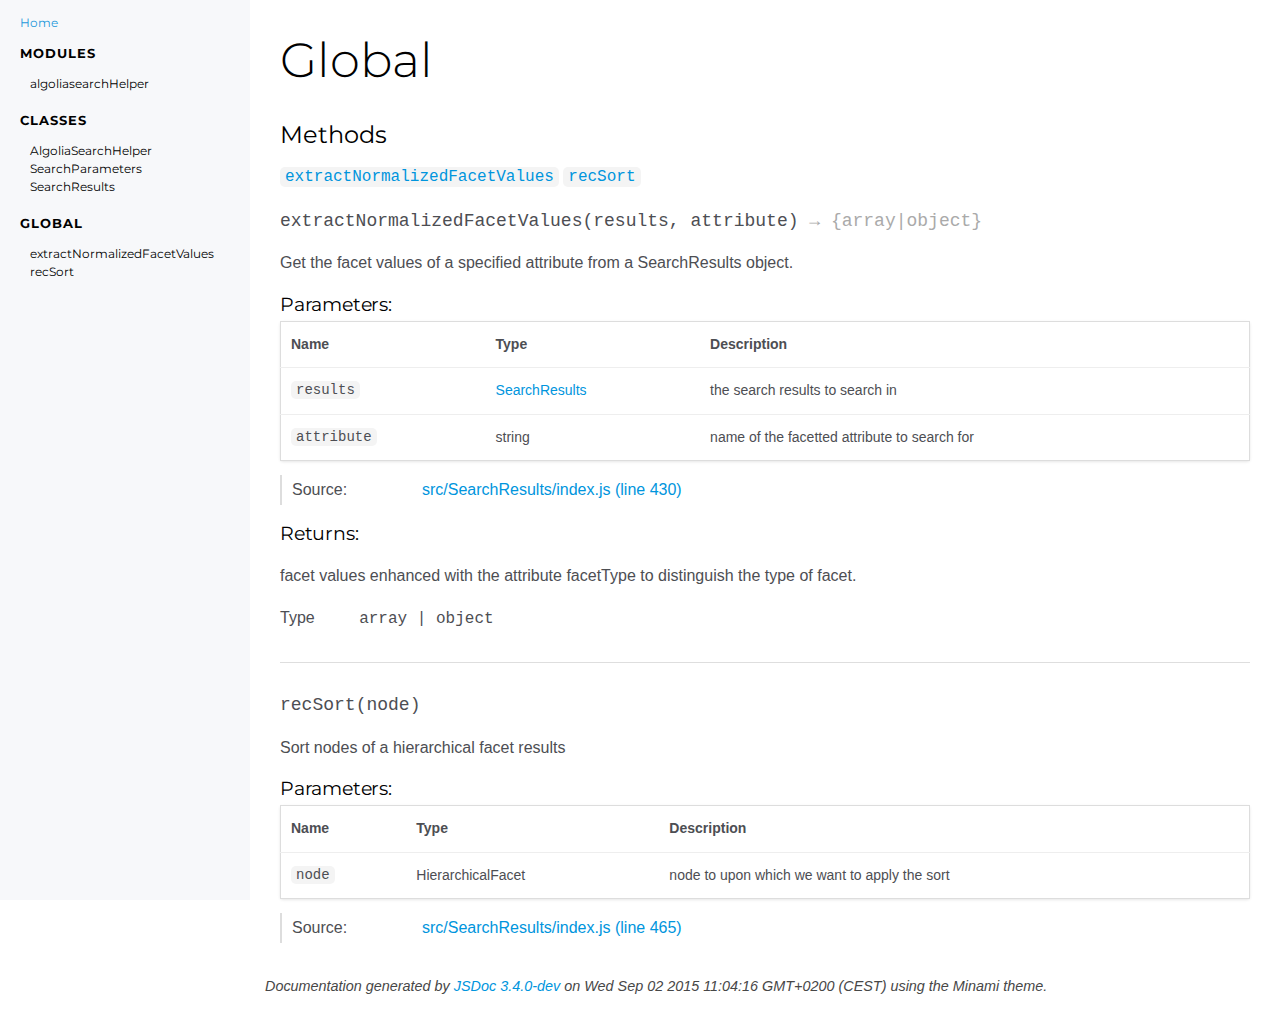
<file: docs/global.html>
<!DOCTYPE html>
<html lang="en">
<head>
    <meta charset="utf-8">
    <title>Global - Documentation</title>

    <script src="scripts/prettify/prettify.js"></script>
    <script src="scripts/prettify/lang-css.js"></script>
    <!--[if lt IE 9]>
      <script src="//html5shiv.googlecode.com/svn/trunk/html5.js"></script>
    <![endif]-->
    <link type="text/css" rel="stylesheet" href="https://code.ionicframework.com/ionicons/2.0.1/css/ionicons.min.css">
    <link type="text/css" rel="stylesheet" href="styles/prettify-tomorrow.css">
    <link type="text/css" rel="stylesheet" href="styles/jsdoc-default.css">
</head>
<body>

<input type="checkbox" id="nav-trigger" class="nav-trigger" />
<label for="nav-trigger" class="navicon-button x">
  <div class="navicon"></div>
</label>

<label for="nav-trigger" class="overlay"></label>

<nav>
    <h2><a href="index.html">Home</a></h2><h3>Modules</h3><ul><li><a href="module-algoliasearchHelper.html">algoliasearchHelper</a></li></ul><h3>Classes</h3><ul><li><a href="AlgoliaSearchHelper.html">AlgoliaSearchHelper</a></li><li><a href="SearchParameters.html">SearchParameters</a></li><li><a href="SearchResults.html">SearchResults</a></li></ul><h3>Global</h3><ul><li><a href="global.html#extractNormalizedFacetValues">extractNormalizedFacetValues</a></li><li><a href="global.html#recSort">recSort</a></li></ul>
</nav>

<div id="main">
    
    <h1 class="page-title">Global</h1>
    

    





<section>

<header>
    
        <h2>
        
        </h2>
        
    
</header>

<article>
    <div class="container-overview">

    
        

        


<dl class="details">

    

    

    

    

    

    

    

    

    

    

    

    

    

    

    

    
</dl>


        
    
    </div>

    

    

    

     

    

    

    
        <h3 class="subsection-title">Methods</h3>

        <p>
        
          <code><a href="#extractNormalizedFacetValues">extractNormalizedFacetValues</a></code>
        
          <code><a href="#recSort">recSort</a></code>
        
        </p>

        
            

    

    <h4 class="name" id="extractNormalizedFacetValues"><span class="type-signature"></span>extractNormalizedFacetValues<span class="signature">(results, attribute)</span><span class="type-signature"> &rarr; {array|object}</span></h4>

    



<div class="description">
    <p>Get the facet values of a specified attribute from a SearchResults object.</p>
</div>









    <h5>Parameters:</h5>
    

<table class="params">
    <thead>
    <tr>
        
        <th>Name</th>
        

        <th>Type</th>

        

        

        <th class="last">Description</th>
    </tr>
    </thead>

    <tbody>
    

        <tr>
            
                <td class="name"><code>results</code></td>
            

            <td class="type">
            
                
<span class="param-type"><a href="SearchResults.html">SearchResults</a></span>


            
            </td>

            

            

            <td class="description last"><p>the search results to search in</p></td>
        </tr>

    

        <tr>
            
                <td class="name"><code>attribute</code></td>
            

            <td class="type">
            
                
<span class="param-type">string</span>


            
            </td>

            

            

            <td class="description last"><p>name of the facetted attribute to search for</p></td>
        </tr>

    
    </tbody>
</table>






<dl class="details">

    

    

    

    

    

    

    

    

    

    

    

    

    
    <dt class="tag-source">Source:</dt>
    <dd class="tag-source"><ul class="dummy"><li>
        <a href="src_SearchResults_index.js.html#line430">src/SearchResults/index.js (line 430)</a>
    </li></ul></dd>
    

    

    

    
</dl>













<h5>Returns:</h5>

        
<div class="param-desc">
    <p>facet values enhanced with the attribute facetType to
distinguish the type of facet.</p>
</div>



<dl class="param-type">
    <dt>
        Type
    </dt>
    <dd>
        
<span class="param-type">array</span>
|

<span class="param-type">object</span>


    </dd>
</dl>

    



        
            

    

    <h4 class="name" id="recSort"><span class="type-signature"></span>recSort<span class="signature">(node)</span><span class="type-signature"></span></h4>

    



<div class="description">
    <p>Sort nodes of a hierarchical facet results</p>
</div>









    <h5>Parameters:</h5>
    

<table class="params">
    <thead>
    <tr>
        
        <th>Name</th>
        

        <th>Type</th>

        

        

        <th class="last">Description</th>
    </tr>
    </thead>

    <tbody>
    

        <tr>
            
                <td class="name"><code>node</code></td>
            

            <td class="type">
            
                
<span class="param-type">HierarchicalFacet</span>


            
            </td>

            

            

            <td class="description last"><p>node to upon which we want to apply the sort</p></td>
        </tr>

    
    </tbody>
</table>






<dl class="details">

    

    

    

    

    

    

    

    

    

    

    

    

    
    <dt class="tag-source">Source:</dt>
    <dd class="tag-source"><ul class="dummy"><li>
        <a href="src_SearchResults_index.js.html#line465">src/SearchResults/index.js (line 465)</a>
    </li></ul></dd>
    

    

    

    
</dl>
















        
    

    

    
</article>

</section>




</div>

<br class="clear">

<footer>
    Documentation generated by <a href="https://github.com/jsdoc3/jsdoc">JSDoc 3.4.0-dev</a> on Wed Sep 02 2015 11:04:16 GMT+0200 (CEST) using the Minami theme.
</footer>

<script>prettyPrint();</script>
<script src="scripts/linenumber.js"></script>
</body>
</html>
</file>
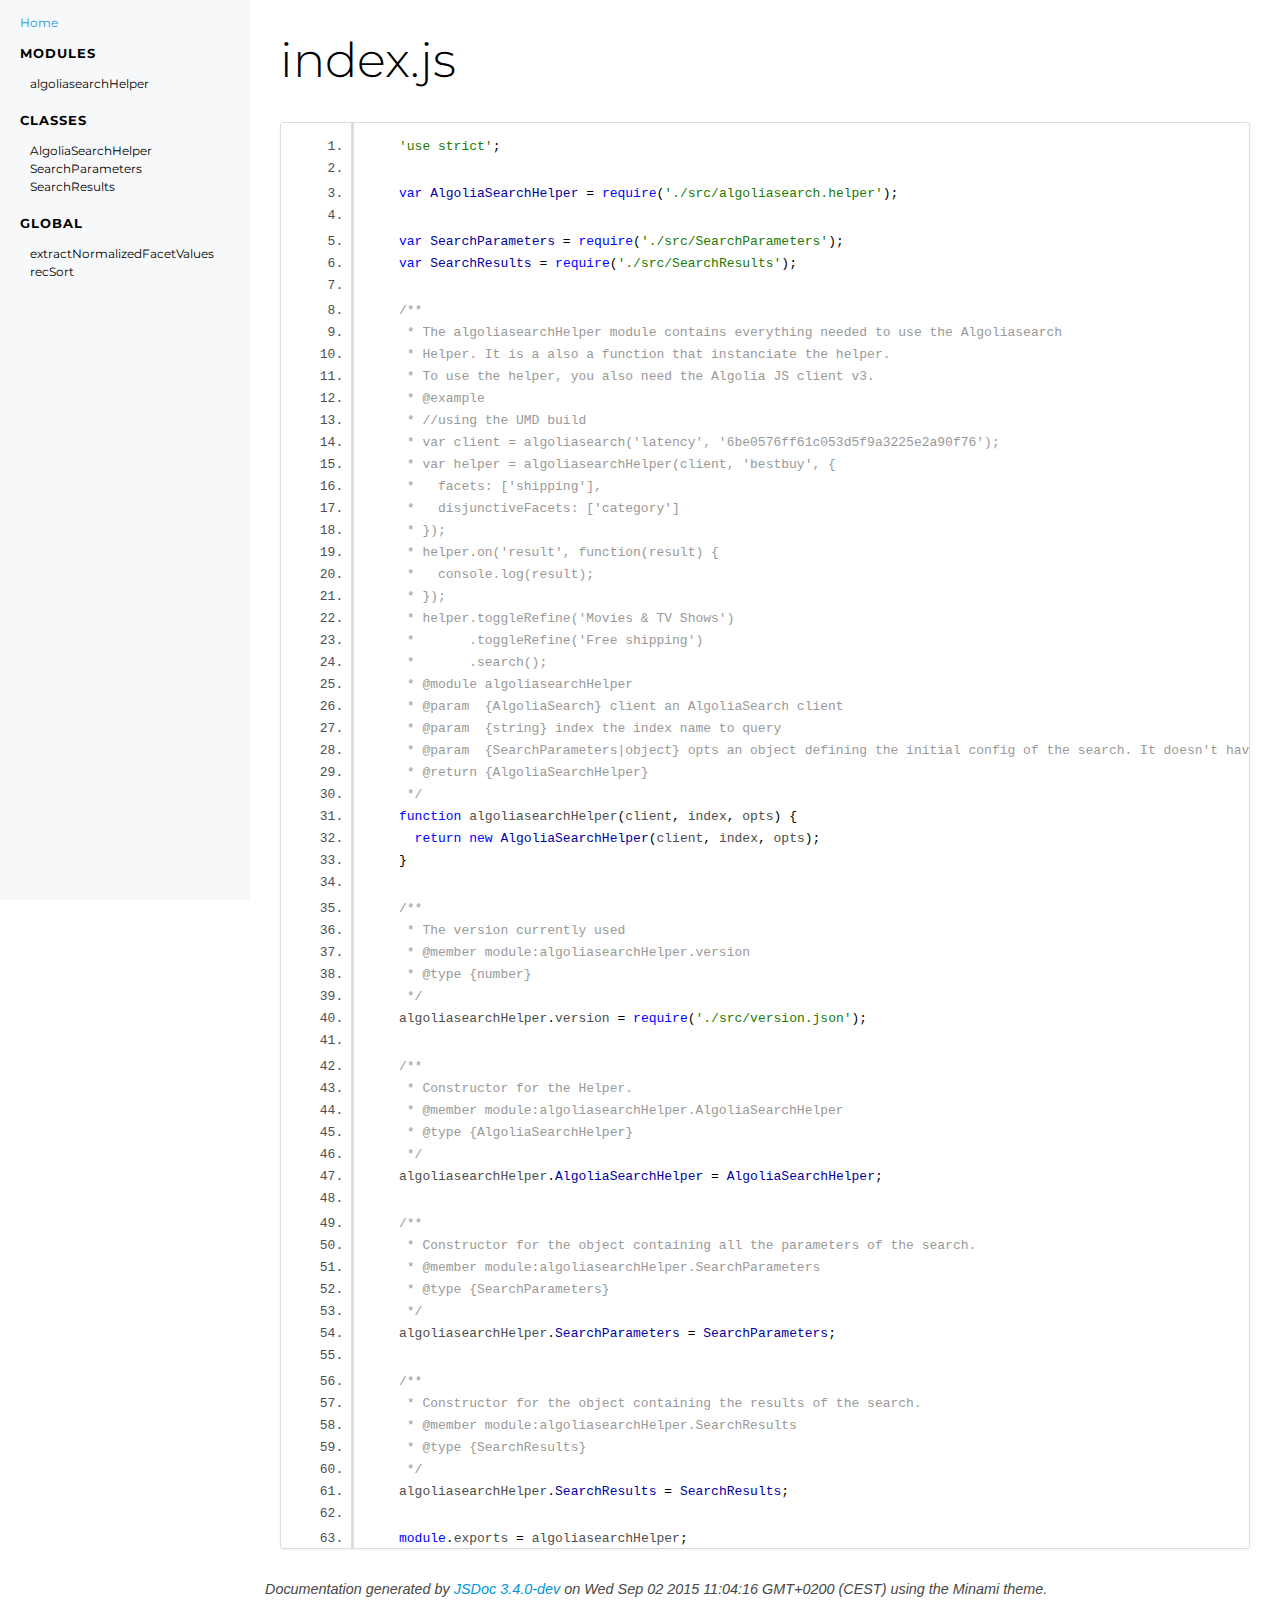
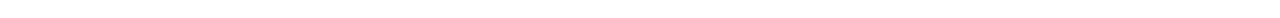
<file: docs/index.js.html>
<!DOCTYPE html>
<html lang="en">
<head>
    <meta charset="utf-8">
    <title>index.js - Documentation</title>

    <script src="scripts/prettify/prettify.js"></script>
    <script src="scripts/prettify/lang-css.js"></script>
    <!--[if lt IE 9]>
      <script src="//html5shiv.googlecode.com/svn/trunk/html5.js"></script>
    <![endif]-->
    <link type="text/css" rel="stylesheet" href="https://code.ionicframework.com/ionicons/2.0.1/css/ionicons.min.css">
    <link type="text/css" rel="stylesheet" href="styles/prettify-tomorrow.css">
    <link type="text/css" rel="stylesheet" href="styles/jsdoc-default.css">
</head>
<body>

<input type="checkbox" id="nav-trigger" class="nav-trigger" />
<label for="nav-trigger" class="navicon-button x">
  <div class="navicon"></div>
</label>

<label for="nav-trigger" class="overlay"></label>

<nav>
    <h2><a href="index.html">Home</a></h2><h3>Modules</h3><ul><li><a href="module-algoliasearchHelper.html">algoliasearchHelper</a></li></ul><h3>Classes</h3><ul><li><a href="AlgoliaSearchHelper.html">AlgoliaSearchHelper</a></li><li><a href="SearchParameters.html">SearchParameters</a></li><li><a href="SearchResults.html">SearchResults</a></li></ul><h3>Global</h3><ul><li><a href="global.html#extractNormalizedFacetValues">extractNormalizedFacetValues</a></li><li><a href="global.html#recSort">recSort</a></li></ul>
</nav>

<div id="main">
    
    <h1 class="page-title">index.js</h1>
    

    



    
    <section>
        <article>
            <pre class="prettyprint source linenums"><code>'use strict';

var AlgoliaSearchHelper = require('./src/algoliasearch.helper');

var SearchParameters = require('./src/SearchParameters');
var SearchResults = require('./src/SearchResults');

/**
 * The algoliasearchHelper module contains everything needed to use the Algoliasearch
 * Helper. It is a also a function that instanciate the helper.
 * To use the helper, you also need the Algolia JS client v3.
 * @example
 * //using the UMD build
 * var client = algoliasearch('latency', '6be0576ff61c053d5f9a3225e2a90f76');
 * var helper = algoliasearchHelper(client, 'bestbuy', {
 *   facets: ['shipping'],
 *   disjunctiveFacets: ['category']
 * });
 * helper.on('result', function(result) {
 *   console.log(result);
 * });
 * helper.toggleRefine('Movies &amp; TV Shows')
 *       .toggleRefine('Free shipping')
 *       .search();
 * @module algoliasearchHelper
 * @param  {AlgoliaSearch} client an AlgoliaSearch client
 * @param  {string} index the index name to query
 * @param  {SearchParameters|object} opts an object defining the initial config of the search. It doesn't have to be a {SearchParameters}, just an object containing the properties you need from it.
 * @return {AlgoliaSearchHelper}
 */
function algoliasearchHelper(client, index, opts) {
  return new AlgoliaSearchHelper(client, index, opts);
}

/**
 * The version currently used
 * @member module:algoliasearchHelper.version
 * @type {number}
 */
algoliasearchHelper.version = require('./src/version.json');

/**
 * Constructor for the Helper.
 * @member module:algoliasearchHelper.AlgoliaSearchHelper
 * @type {AlgoliaSearchHelper}
 */
algoliasearchHelper.AlgoliaSearchHelper = AlgoliaSearchHelper;

/**
 * Constructor for the object containing all the parameters of the search.
 * @member module:algoliasearchHelper.SearchParameters
 * @type {SearchParameters}
 */
algoliasearchHelper.SearchParameters = SearchParameters;

/**
 * Constructor for the object containing the results of the search.
 * @member module:algoliasearchHelper.SearchResults
 * @type {SearchResults}
 */
algoliasearchHelper.SearchResults = SearchResults;

module.exports = algoliasearchHelper;
</code></pre>
        </article>
    </section>




</div>

<br class="clear">

<footer>
    Documentation generated by <a href="https://github.com/jsdoc3/jsdoc">JSDoc 3.4.0-dev</a> on Wed Sep 02 2015 11:04:16 GMT+0200 (CEST) using the Minami theme.
</footer>

<script>prettyPrint();</script>
<script src="scripts/linenumber.js"></script>
</body>
</html>
</file>
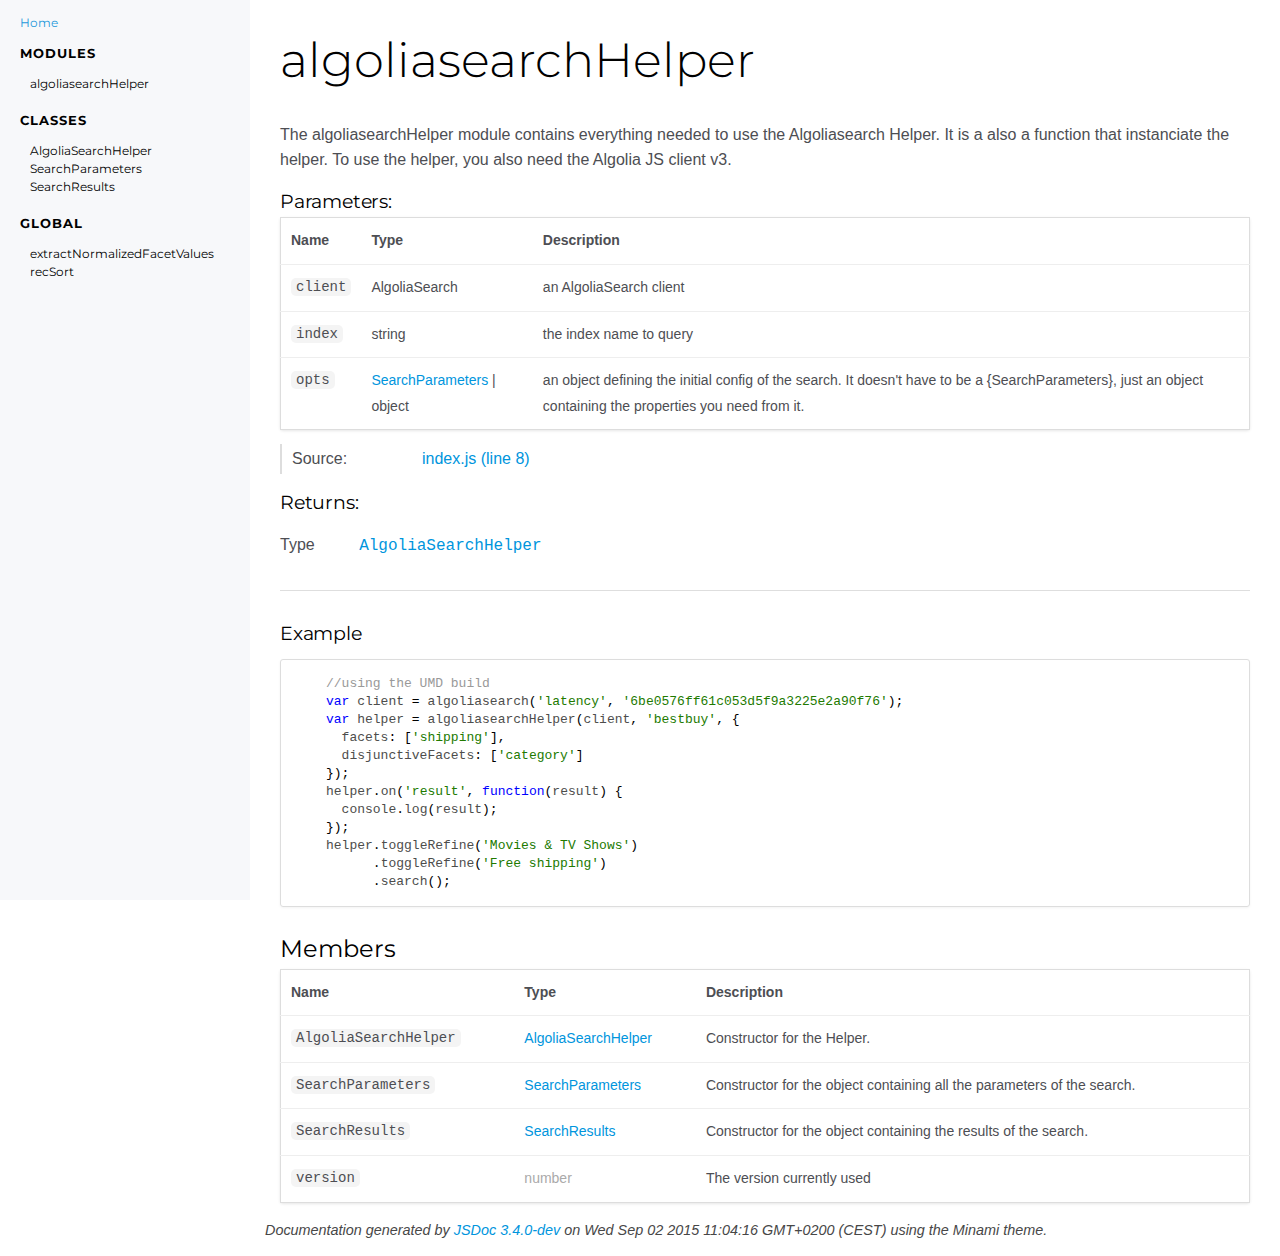
<file: docs/module-algoliasearchHelper.html>
<!DOCTYPE html>
<html lang="en">
<head>
    <meta charset="utf-8">
    <title>algoliasearchHelper - Documentation</title>

    <script src="scripts/prettify/prettify.js"></script>
    <script src="scripts/prettify/lang-css.js"></script>
    <!--[if lt IE 9]>
      <script src="//html5shiv.googlecode.com/svn/trunk/html5.js"></script>
    <![endif]-->
    <link type="text/css" rel="stylesheet" href="https://code.ionicframework.com/ionicons/2.0.1/css/ionicons.min.css">
    <link type="text/css" rel="stylesheet" href="styles/prettify-tomorrow.css">
    <link type="text/css" rel="stylesheet" href="styles/jsdoc-default.css">
</head>
<body>

<input type="checkbox" id="nav-trigger" class="nav-trigger" />
<label for="nav-trigger" class="navicon-button x">
  <div class="navicon"></div>
</label>

<label for="nav-trigger" class="overlay"></label>

<nav>
    <h2><a href="index.html">Home</a></h2><h3>Modules</h3><ul><li><a href="module-algoliasearchHelper.html">algoliasearchHelper</a></li></ul><h3>Classes</h3><ul><li><a href="AlgoliaSearchHelper.html">AlgoliaSearchHelper</a></li><li><a href="SearchParameters.html">SearchParameters</a></li><li><a href="SearchResults.html">SearchResults</a></li></ul><h3>Global</h3><ul><li><a href="global.html#extractNormalizedFacetValues">extractNormalizedFacetValues</a></li><li><a href="global.html#recSort">recSort</a></li></ul>
</nav>

<div id="main">
    
    <h1 class="page-title">algoliasearchHelper</h1>
    

    





<section>

<header>
    
        
            
        
    
</header>

<article>
    <div class="container-overview">

    
        
            <div class="description"><p>The algoliasearchHelper module contains everything needed to use the Algoliasearch
Helper. It is a also a function that instanciate the helper.
To use the helper, you also need the Algolia JS client v3.</p></div>
        

        
            











    <h5>Parameters:</h5>
    

<table class="params">
    <thead>
    <tr>
        
        <th>Name</th>
        

        <th>Type</th>

        

        

        <th class="last">Description</th>
    </tr>
    </thead>

    <tbody>
    

        <tr>
            
                <td class="name"><code>client</code></td>
            

            <td class="type">
            
                
<span class="param-type">AlgoliaSearch</span>


            
            </td>

            

            

            <td class="description last"><p>an AlgoliaSearch client</p></td>
        </tr>

    

        <tr>
            
                <td class="name"><code>index</code></td>
            

            <td class="type">
            
                
<span class="param-type">string</span>


            
            </td>

            

            

            <td class="description last"><p>the index name to query</p></td>
        </tr>

    

        <tr>
            
                <td class="name"><code>opts</code></td>
            

            <td class="type">
            
                
<span class="param-type"><a href="SearchParameters.html">SearchParameters</a></span>
|

<span class="param-type">object</span>


            
            </td>

            

            

            <td class="description last"><p>an object defining the initial config of the search. It doesn't have to be a {SearchParameters}, just an object containing the properties you need from it.</p></td>
        </tr>

    
    </tbody>
</table>






<dl class="details">

    

    

    

    

    

    

    

    

    

    

    

    

    
    <dt class="tag-source">Source:</dt>
    <dd class="tag-source"><ul class="dummy"><li>
        <a href="index.js.html#line8">index.js (line 8)</a>
    </li></ul></dd>
    

    

    

    
</dl>













<h5>Returns:</h5>

        


<dl class="param-type">
    <dt>
        Type
    </dt>
    <dd>
        
<span class="param-type"><a href="AlgoliaSearchHelper.html">AlgoliaSearchHelper</a></span>


    </dd>
</dl>

    


    <h5>Example</h5>
    
    <pre class="prettyprint"><code>//using the UMD build
var client = algoliasearch('latency', '6be0576ff61c053d5f9a3225e2a90f76');
var helper = algoliasearchHelper(client, 'bestbuy', {
  facets: ['shipping'],
  disjunctiveFacets: ['category']
});
helper.on('result', function(result) {
  console.log(result);
});
helper.toggleRefine('Movies &amp; TV Shows')
      .toggleRefine('Free shipping')
      .search();</code></pre>



        
    
    </div>

    

    

    

     

    

    
        <h3 class="subsection-title">Members</h3>

        
<table class="params">
<thead>
  <tr>
    <th>Name</th>
    <th>Type</th>
    <th class="last">Description</th>
  </tr>
</thead>

  <tr id=".AlgoliaSearchHelper">
    <td class="name" ><code>AlgoliaSearchHelper</code></td>
    <td class="type-signature"><a href="AlgoliaSearchHelper.html">AlgoliaSearchHelper</a></td>
    <td class="description">
      <p>Constructor for the Helper.</p>
      
    </td>
  </tr>

  <tr id=".SearchParameters">
    <td class="name" ><code>SearchParameters</code></td>
    <td class="type-signature"><a href="SearchParameters.html">SearchParameters</a></td>
    <td class="description">
      <p>Constructor for the object containing all the parameters of the search.</p>
      
    </td>
  </tr>

  <tr id=".SearchResults">
    <td class="name" ><code>SearchResults</code></td>
    <td class="type-signature"><a href="SearchResults.html">SearchResults</a></td>
    <td class="description">
      <p>Constructor for the object containing the results of the search.</p>
      
    </td>
  </tr>

  <tr id=".version">
    <td class="name" ><code>version</code></td>
    <td class="type-signature">number</td>
    <td class="description">
      <p>The version currently used</p>
      
    </td>
  </tr>

</table>

    

    

    

    
</article>

</section>




</div>

<br class="clear">

<footer>
    Documentation generated by <a href="https://github.com/jsdoc3/jsdoc">JSDoc 3.4.0-dev</a> on Wed Sep 02 2015 11:04:16 GMT+0200 (CEST) using the Minami theme.
</footer>

<script>prettyPrint();</script>
<script src="scripts/linenumber.js"></script>
</body>
</html>
</file>
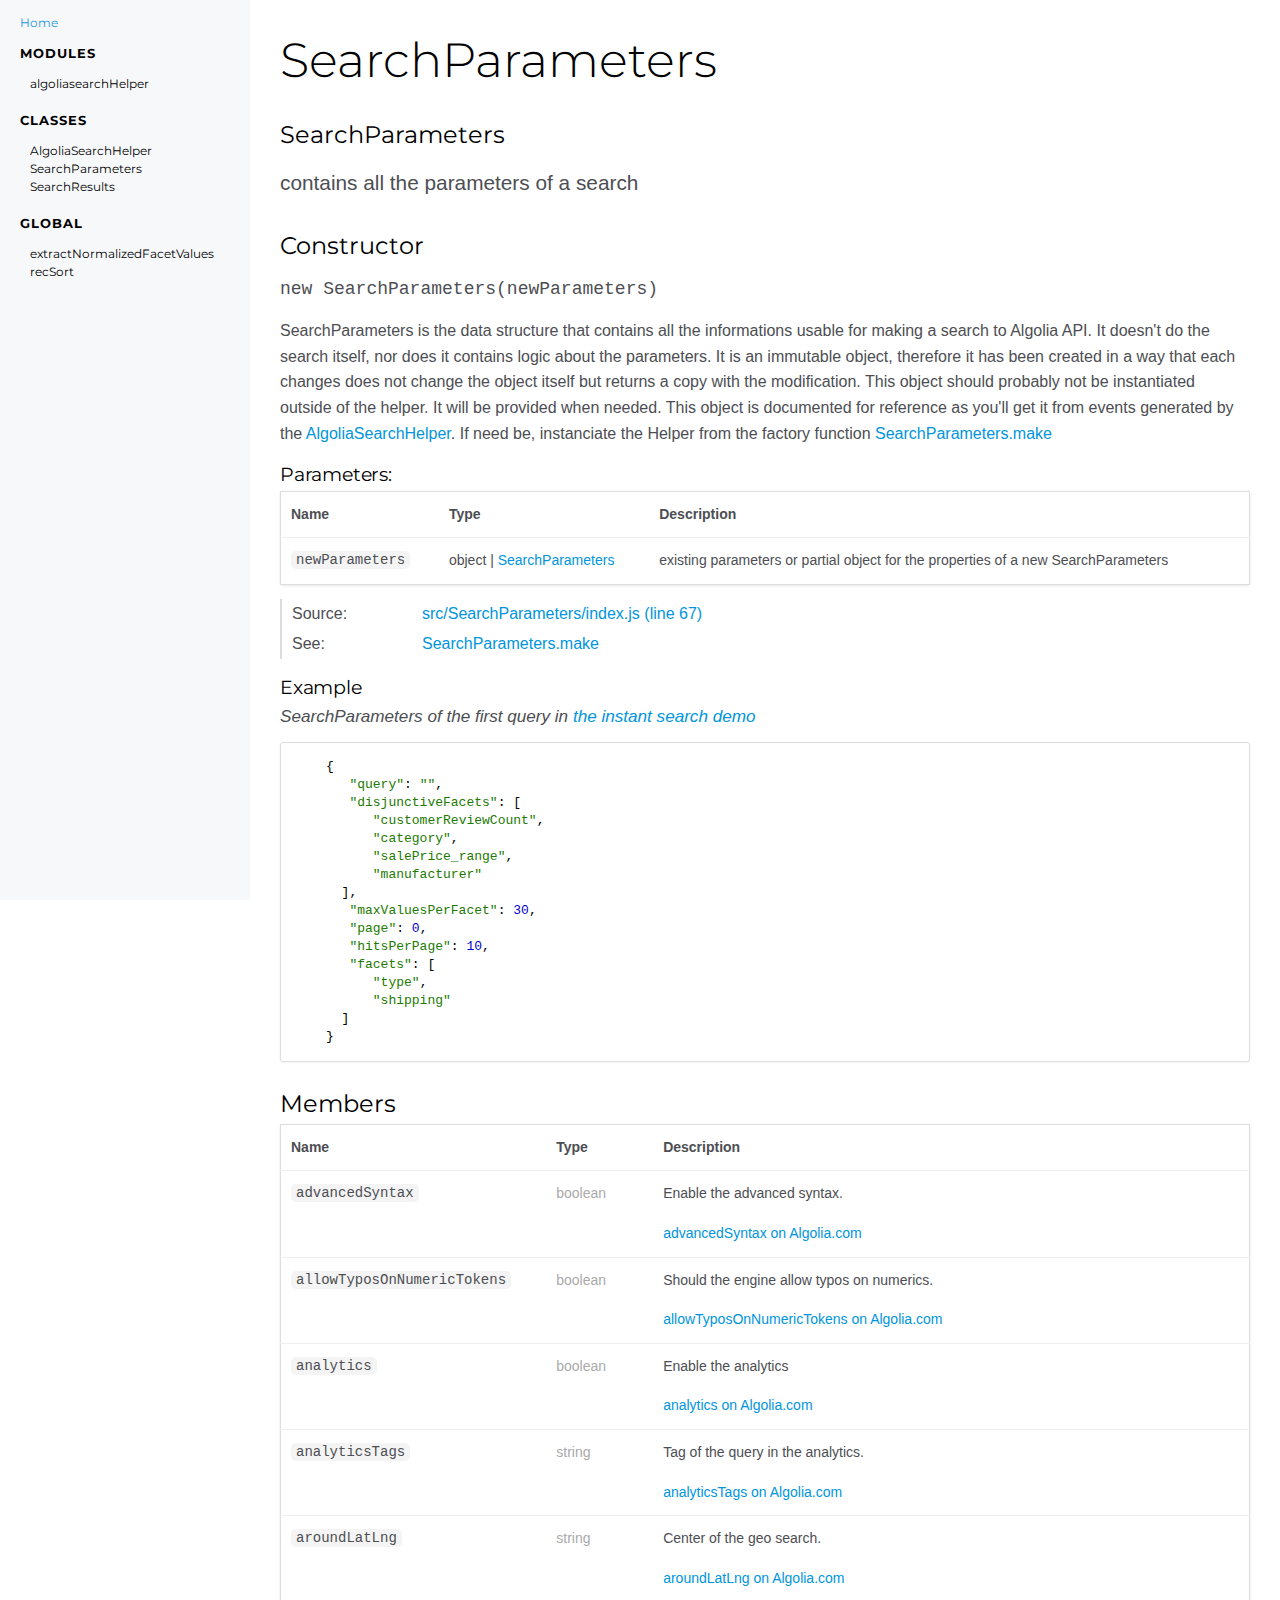
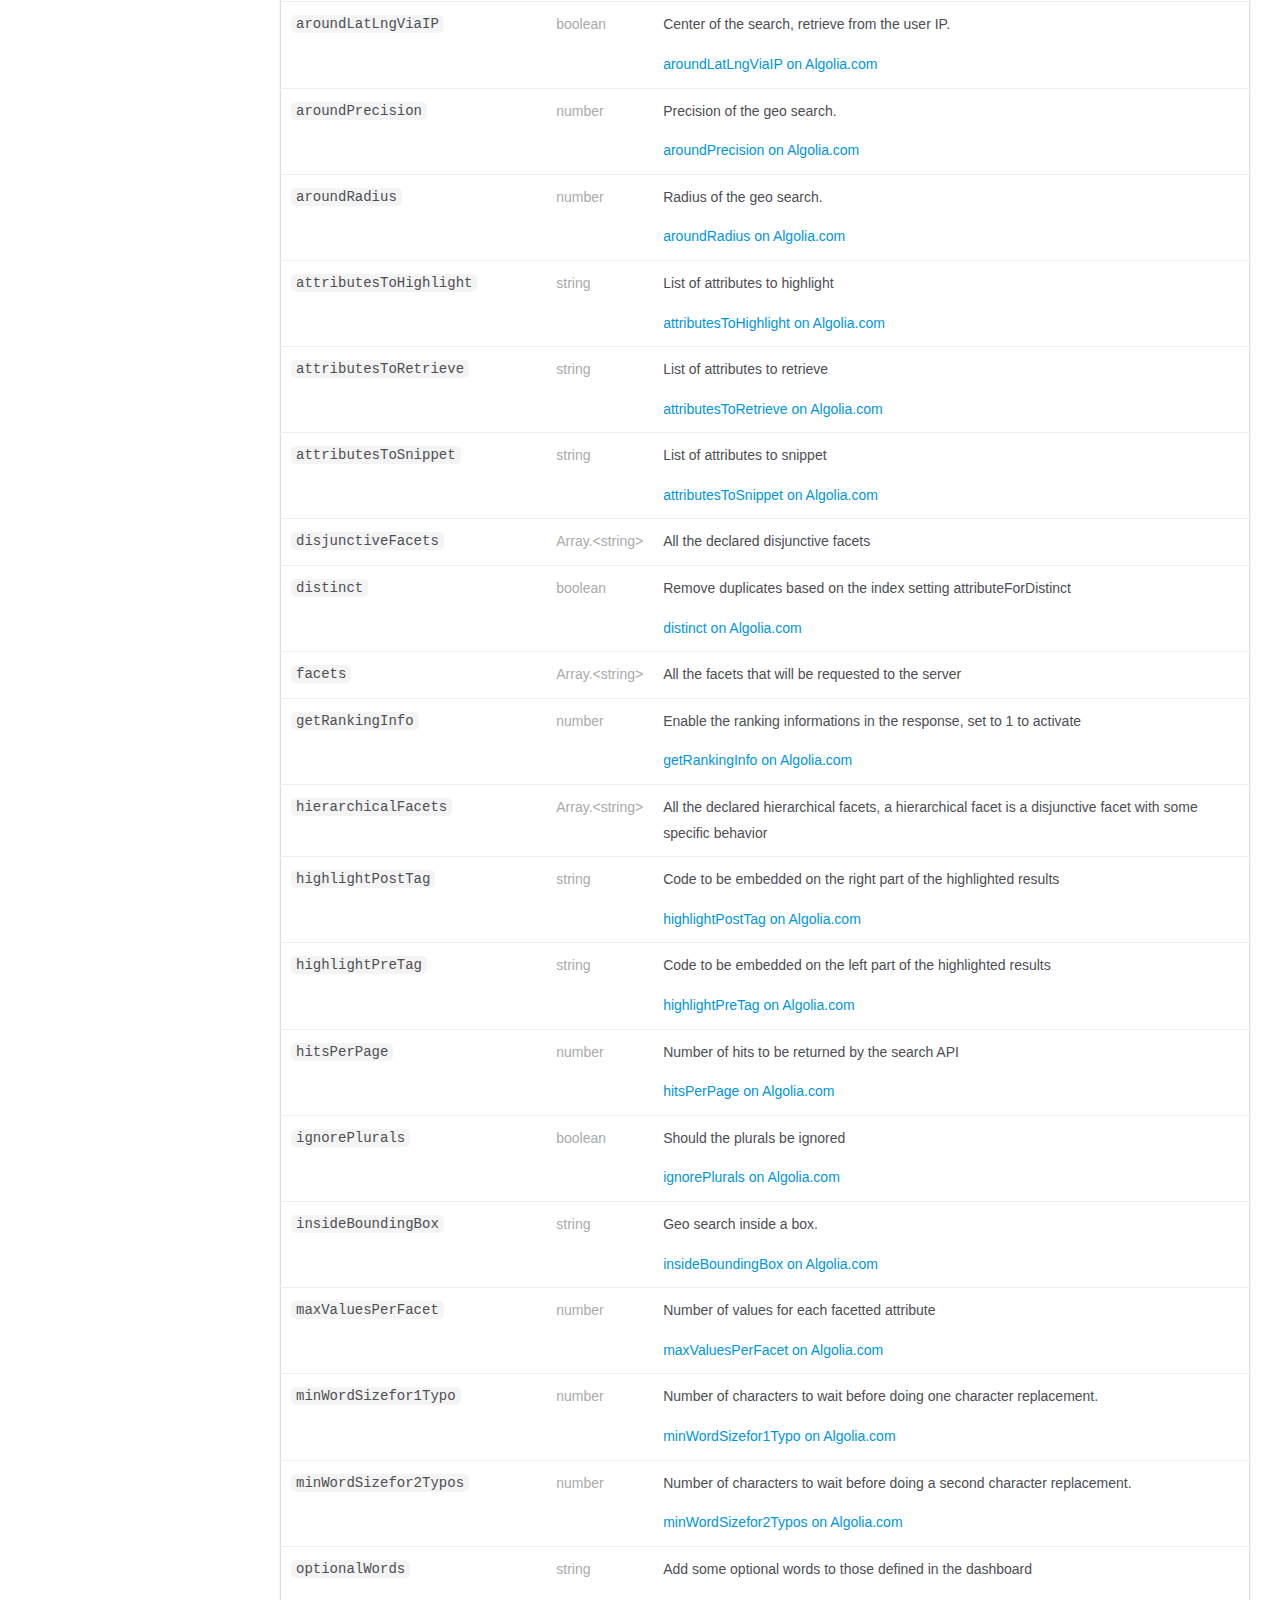
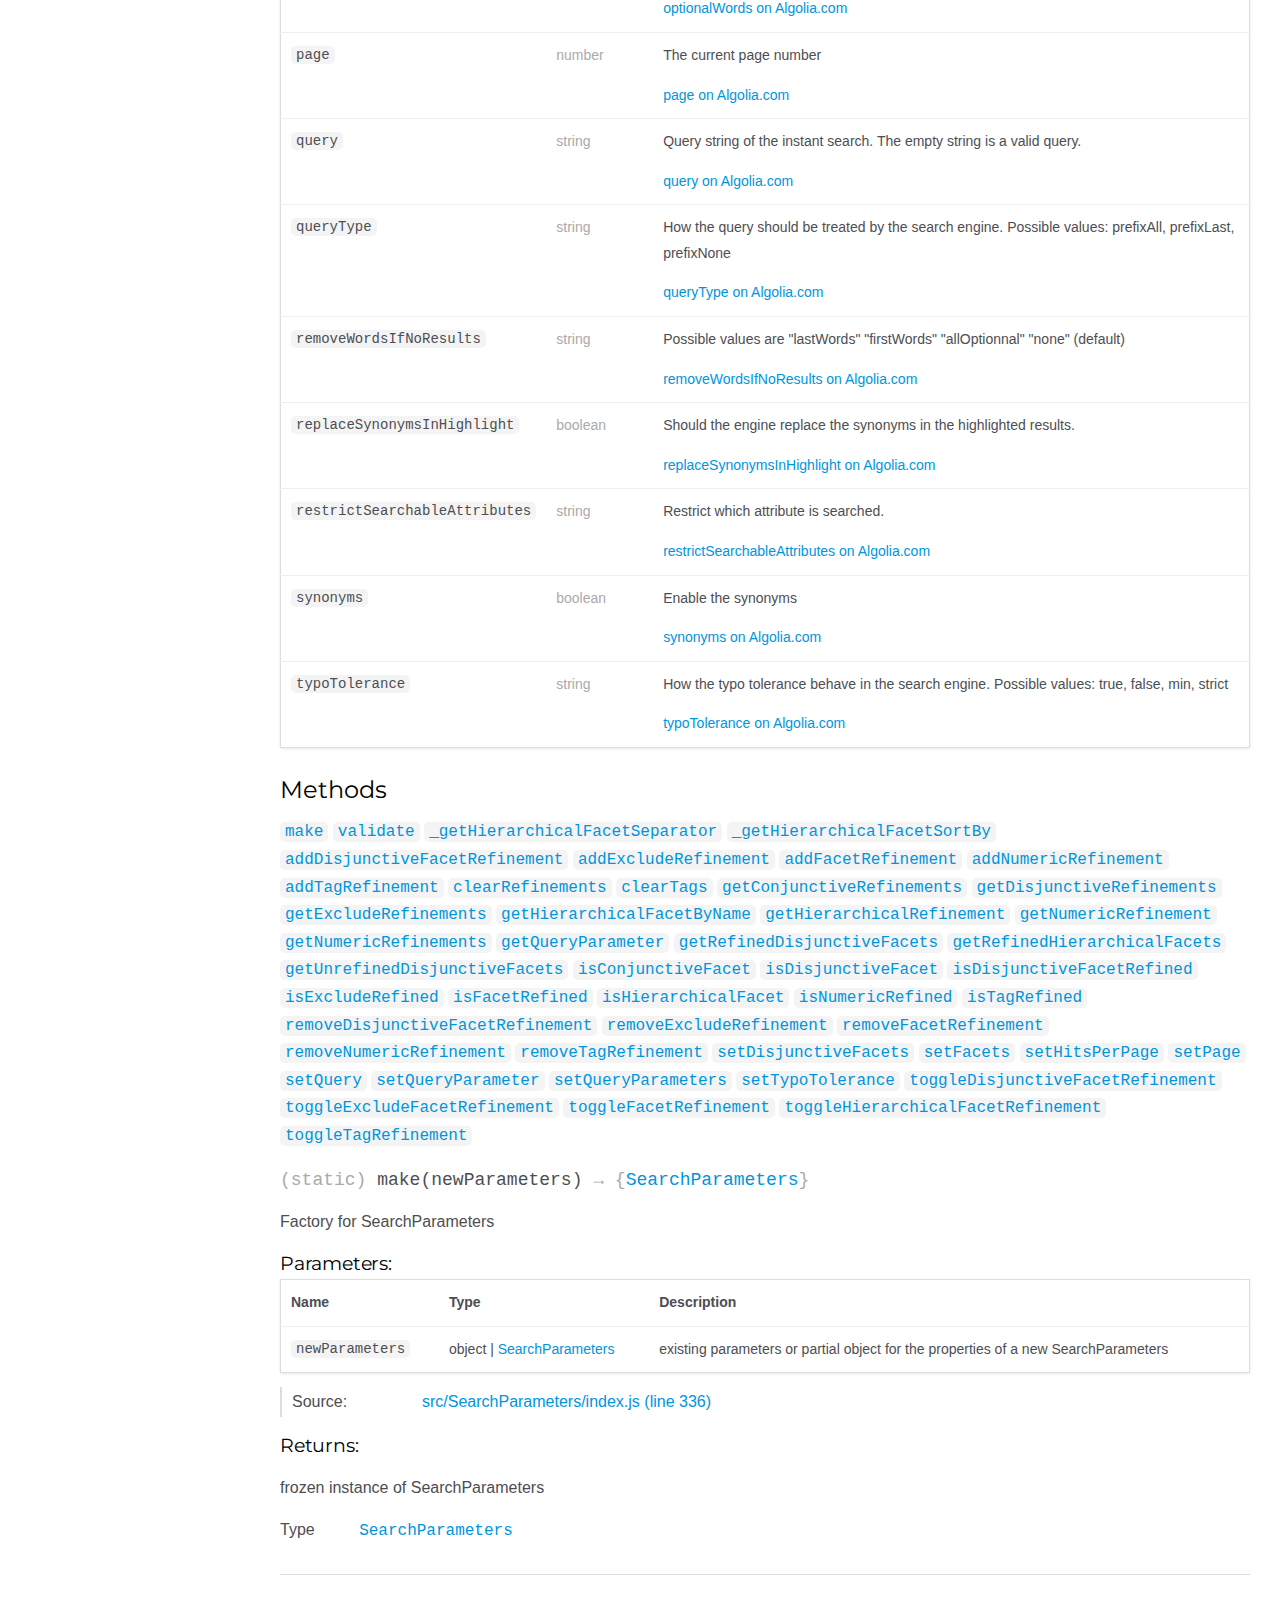
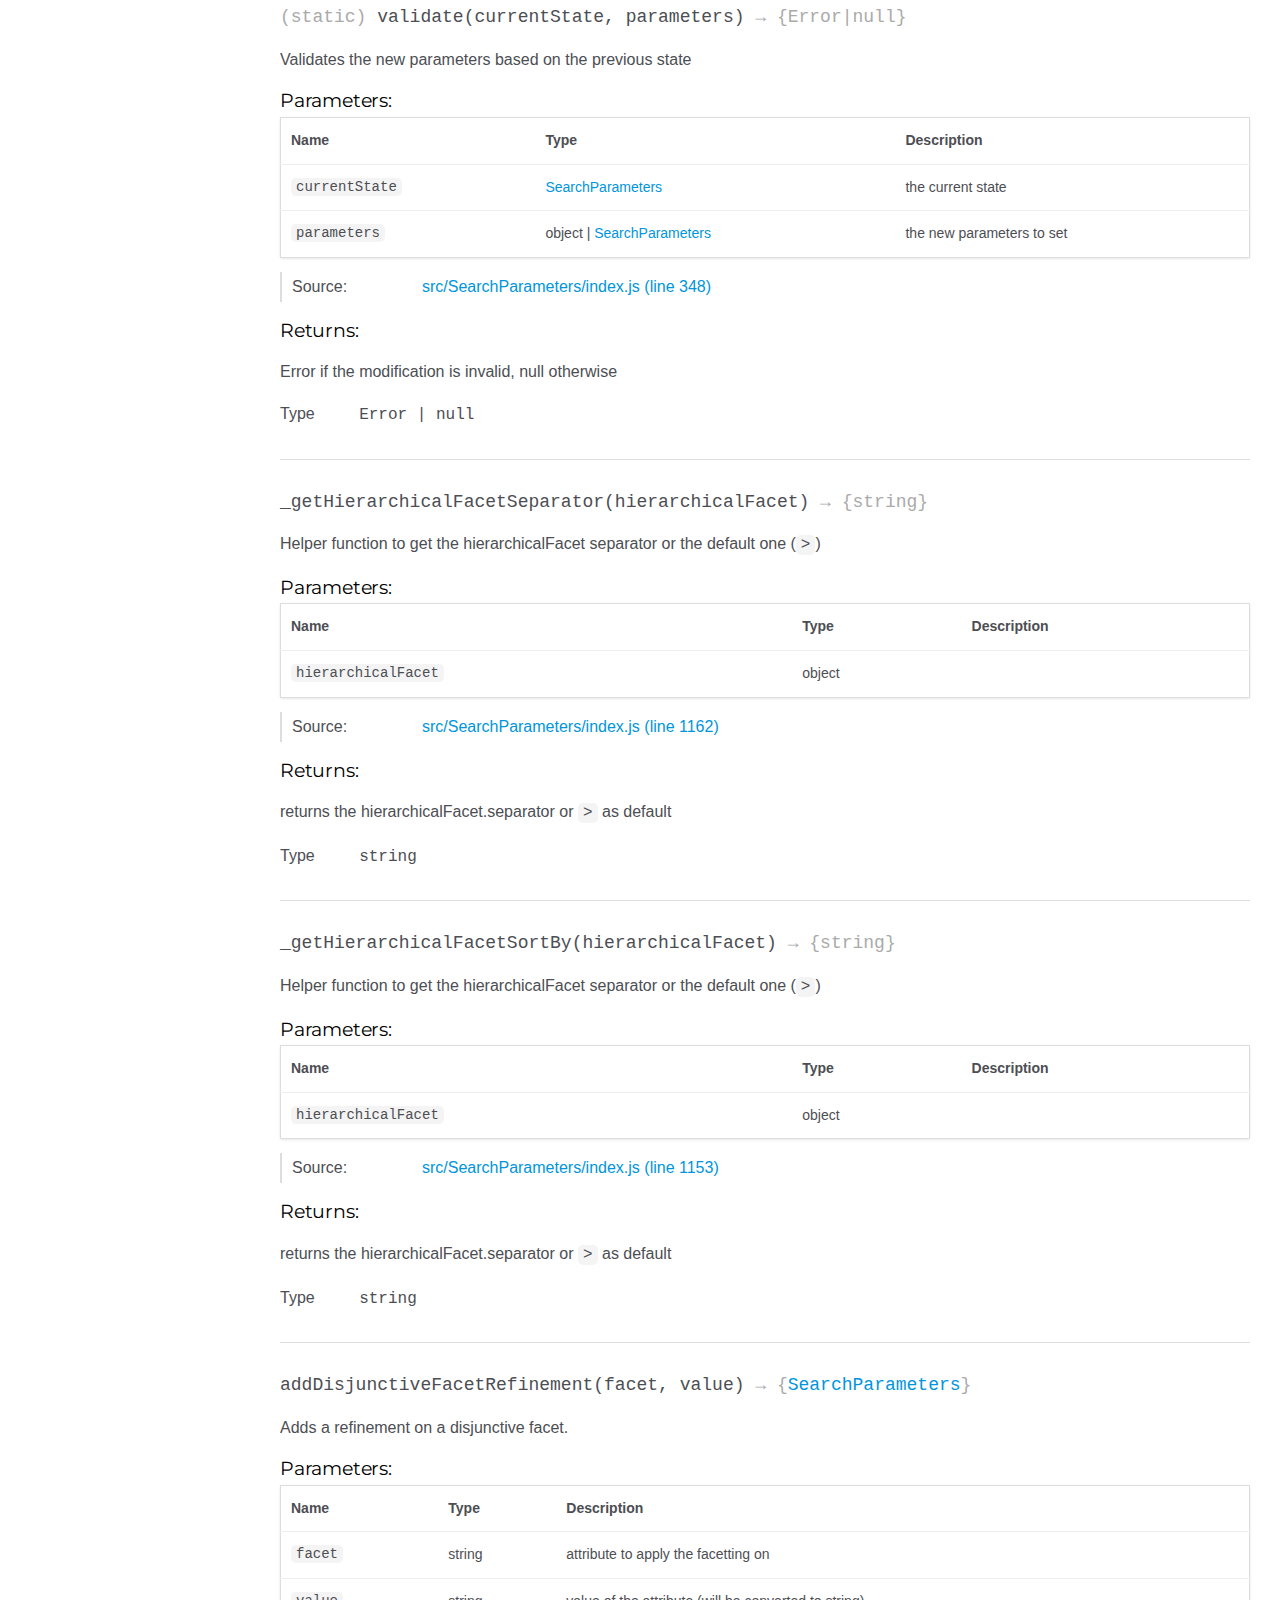
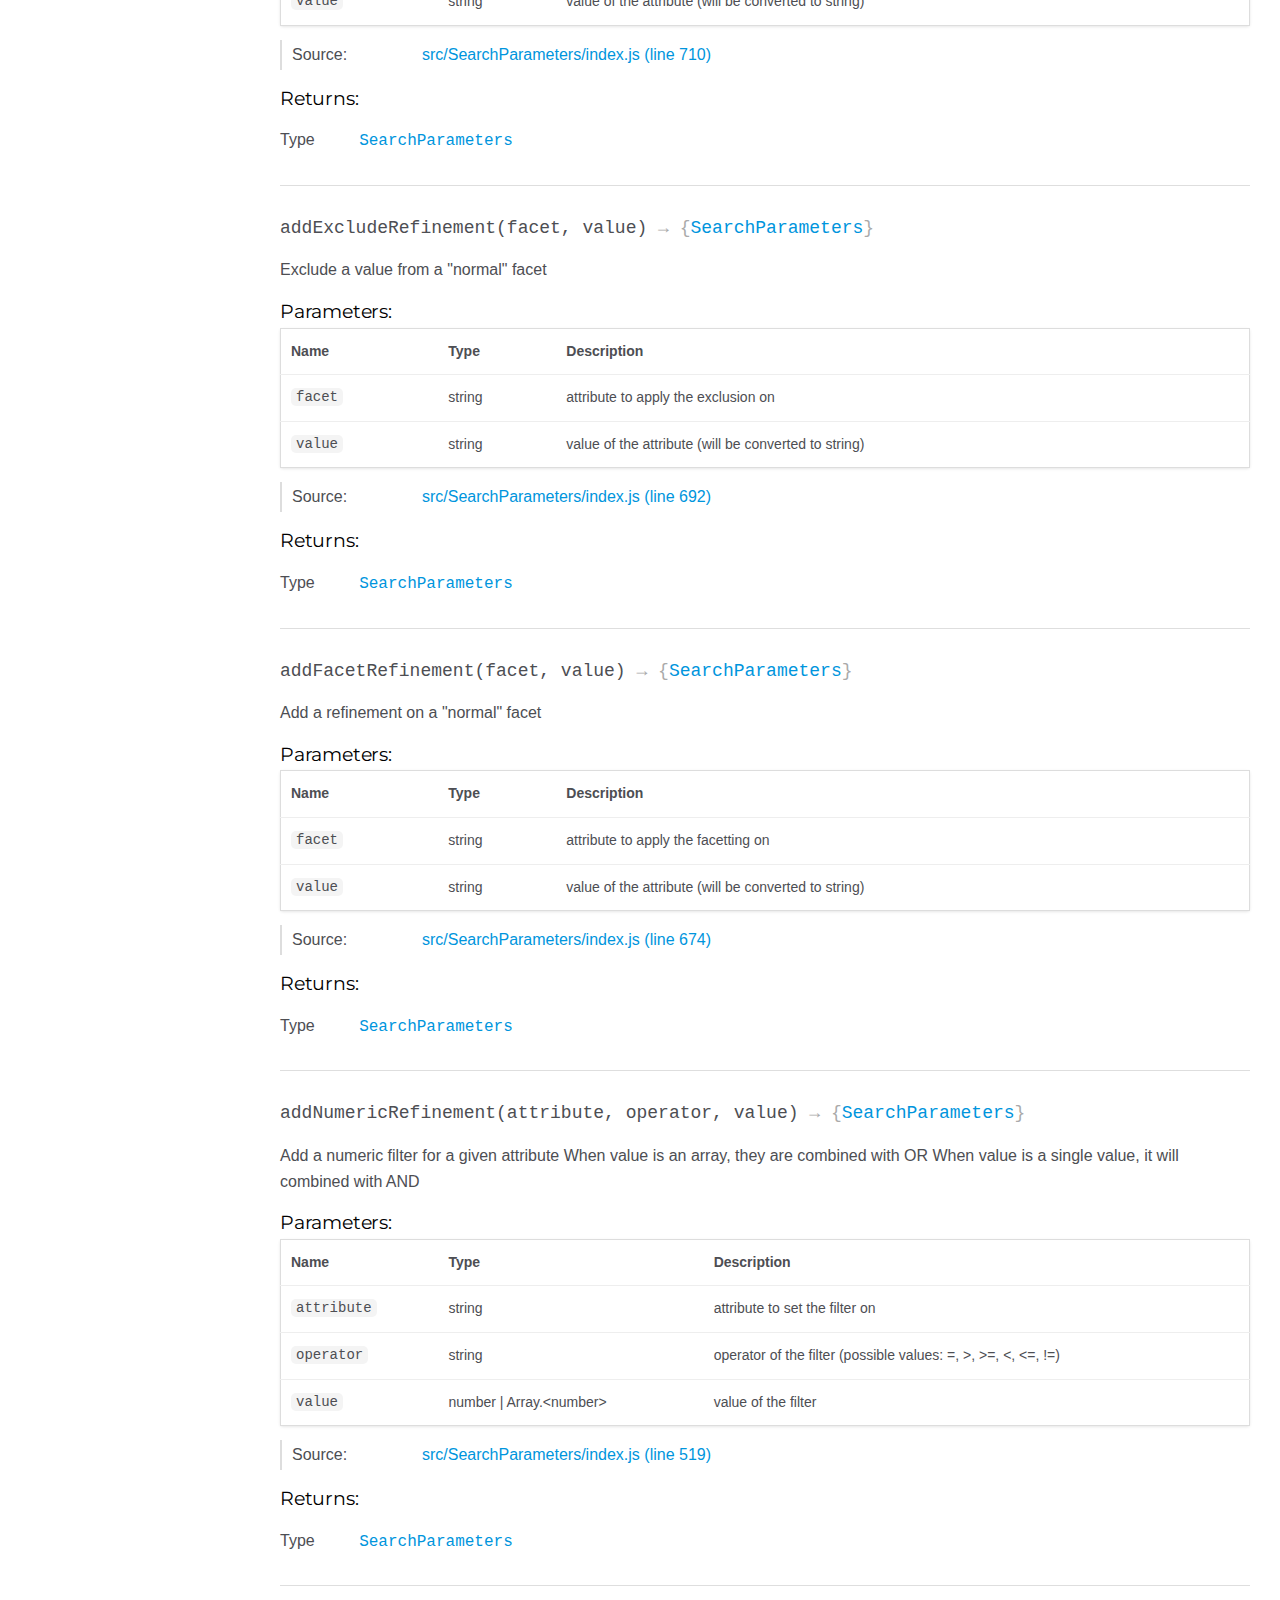
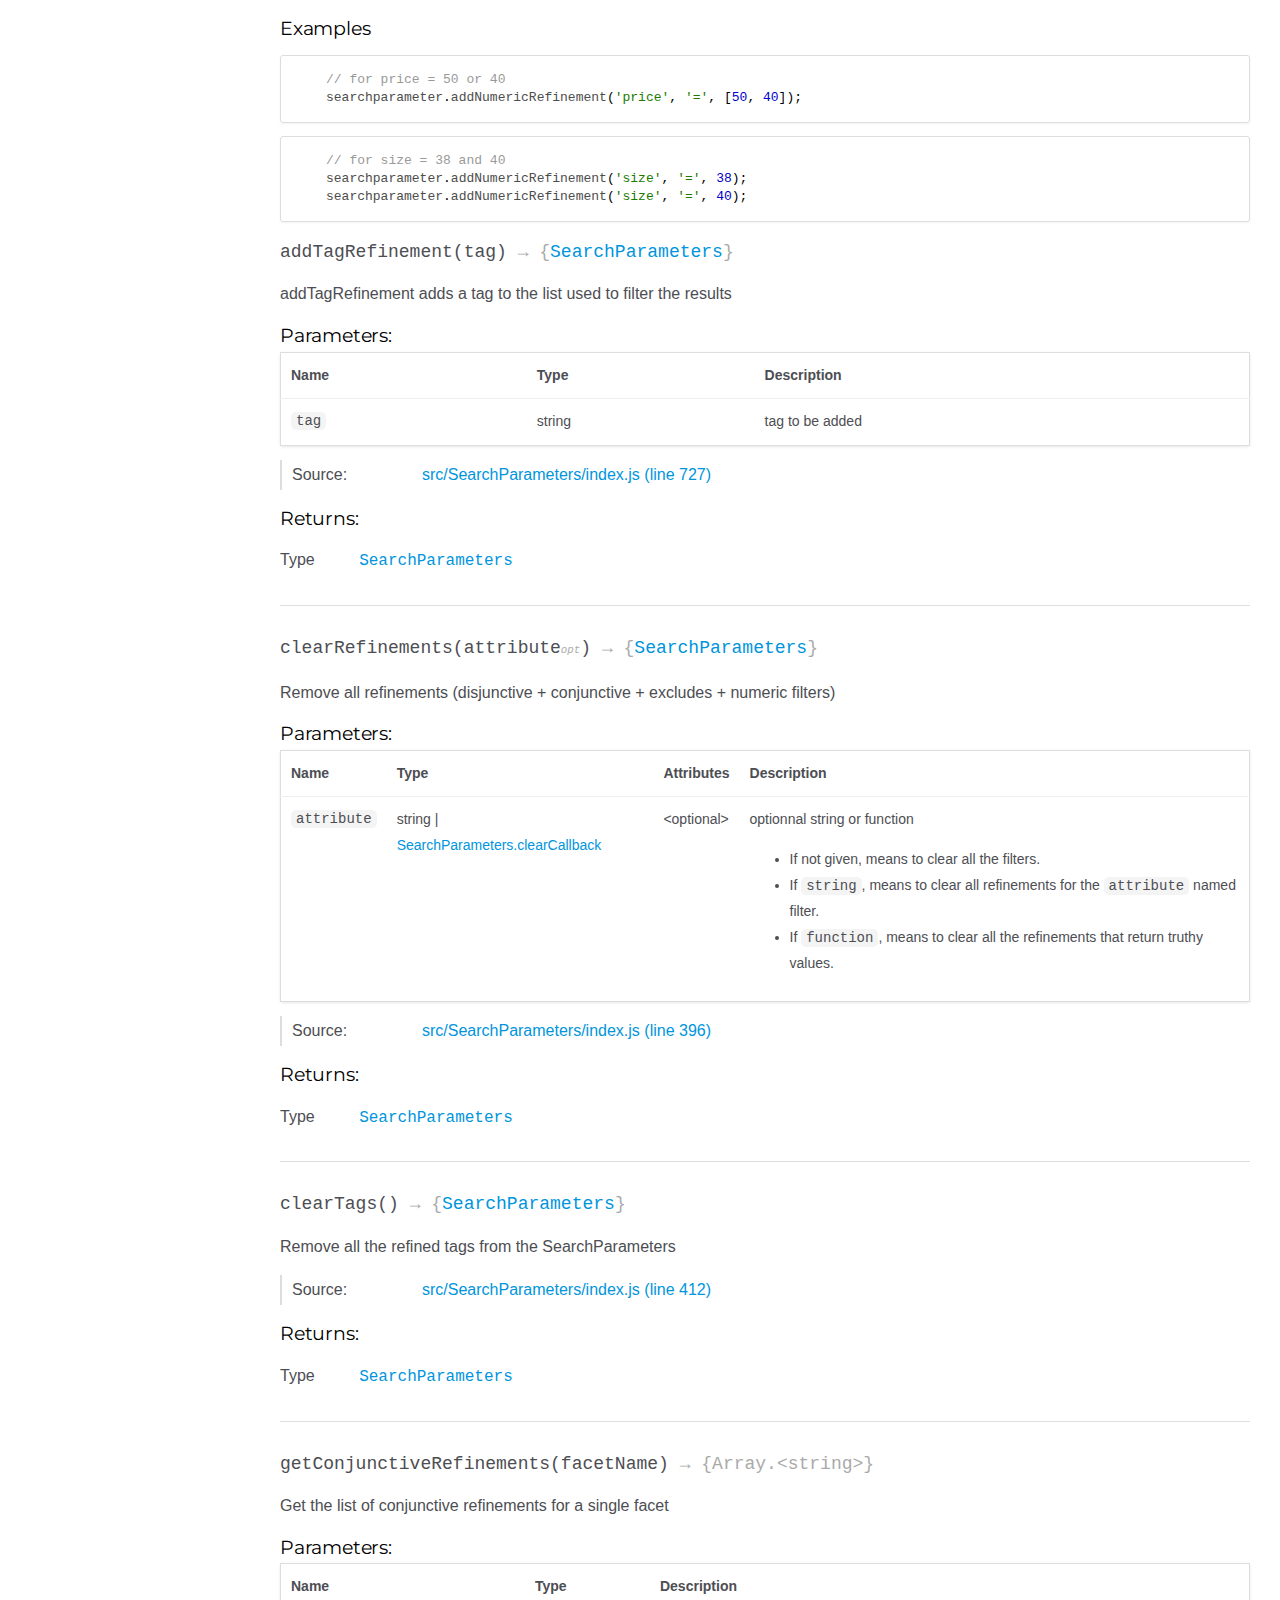
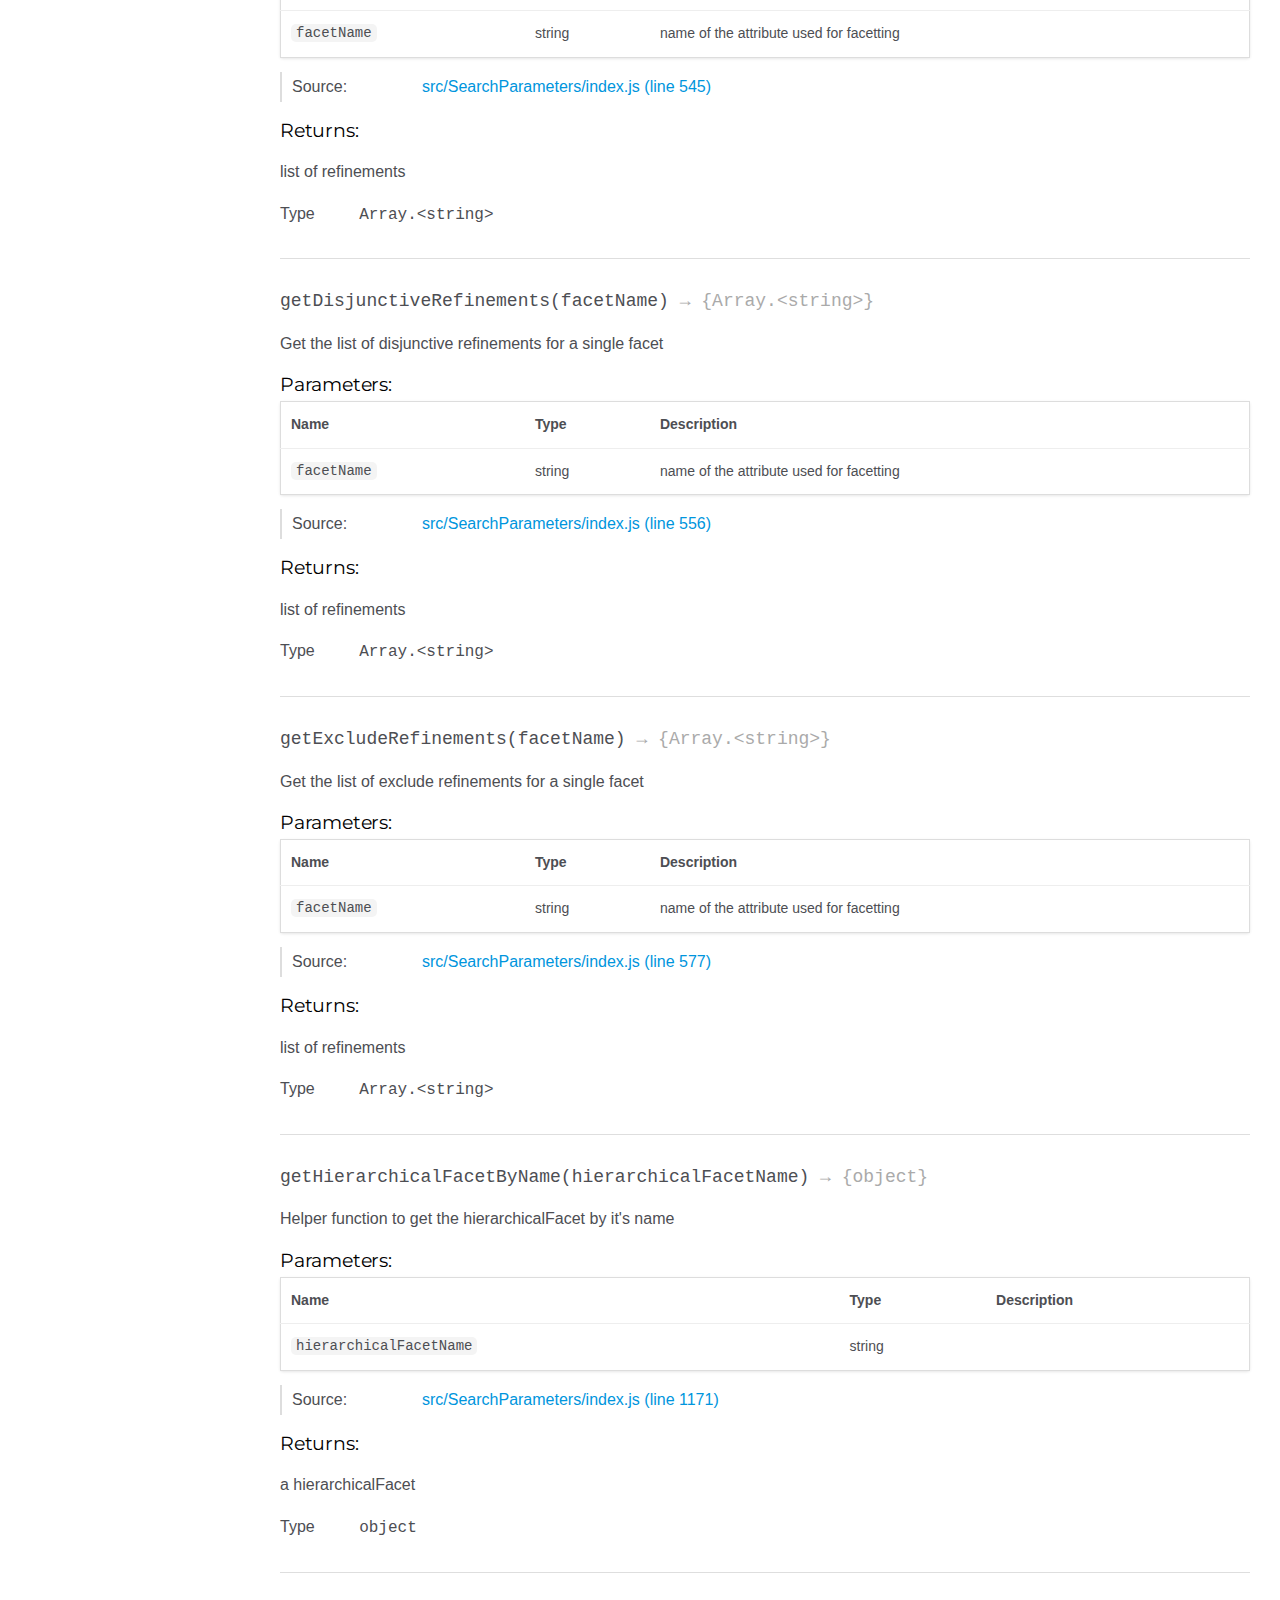
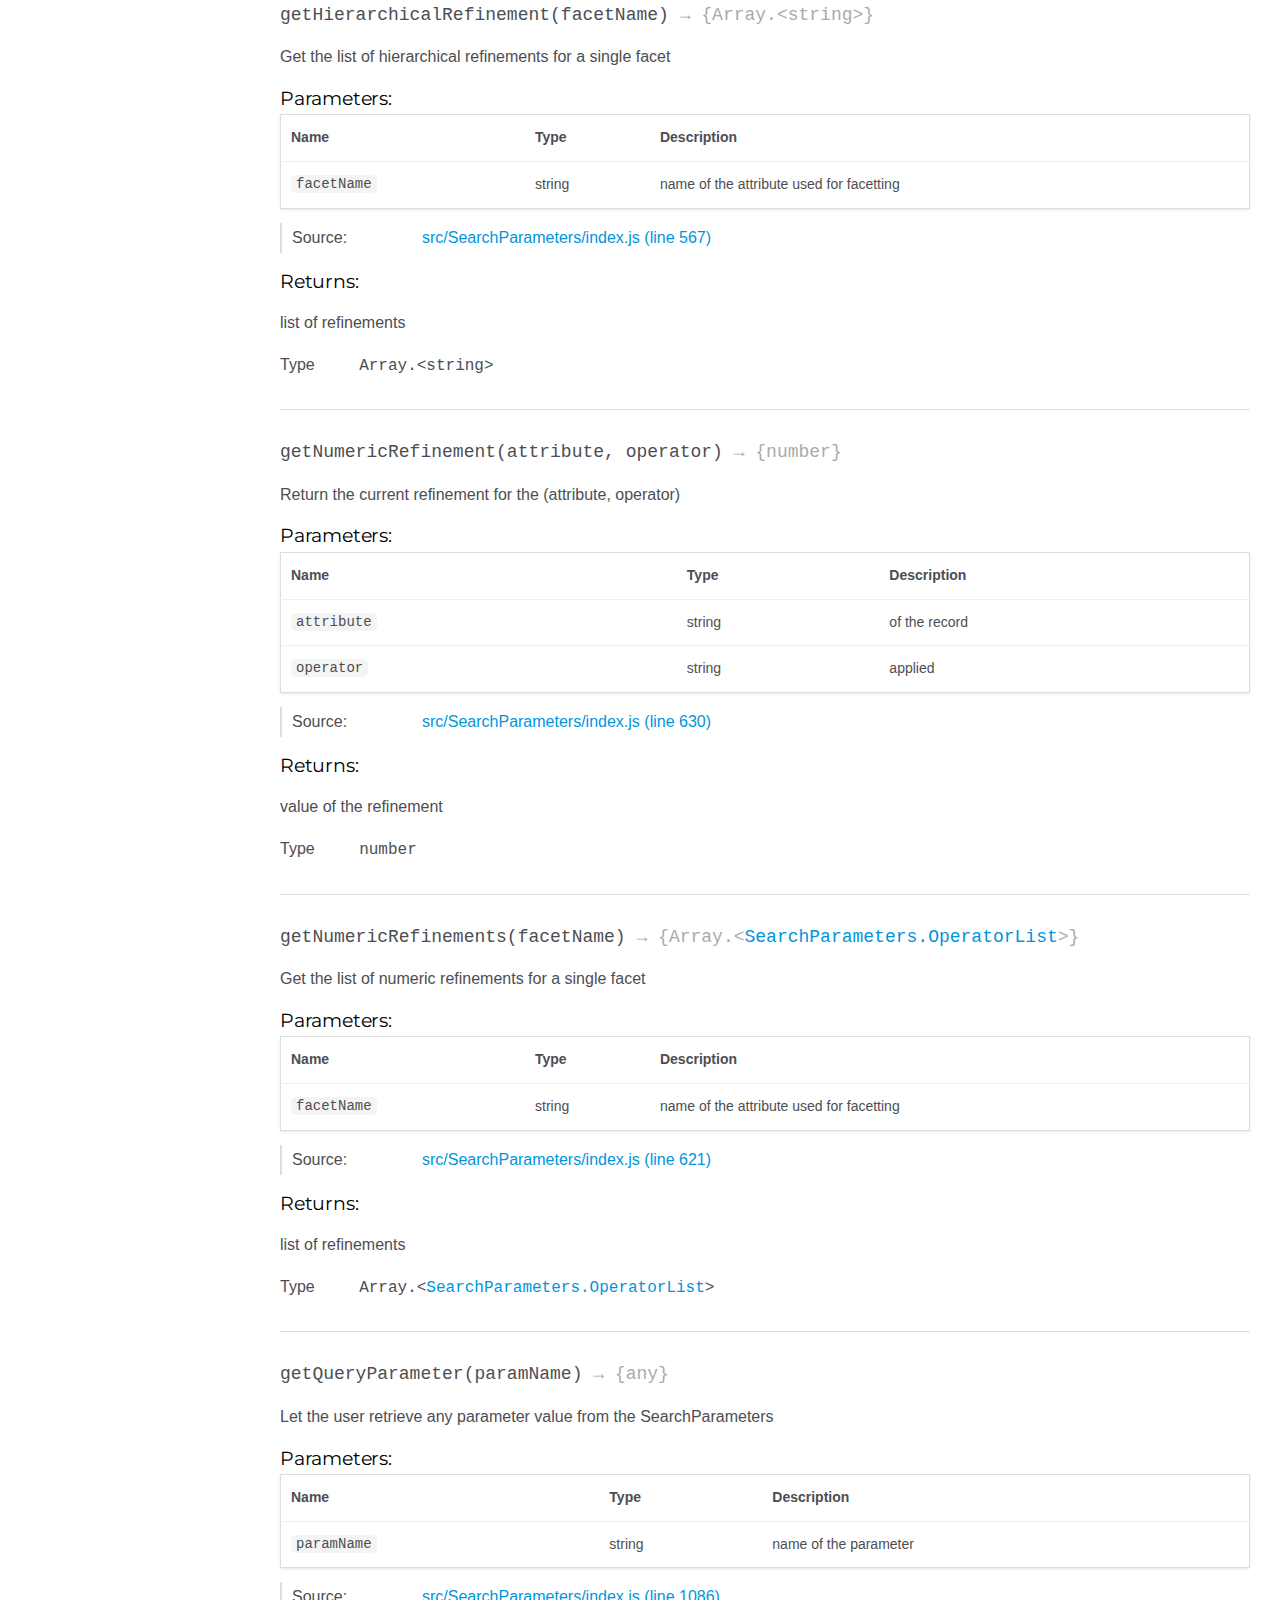
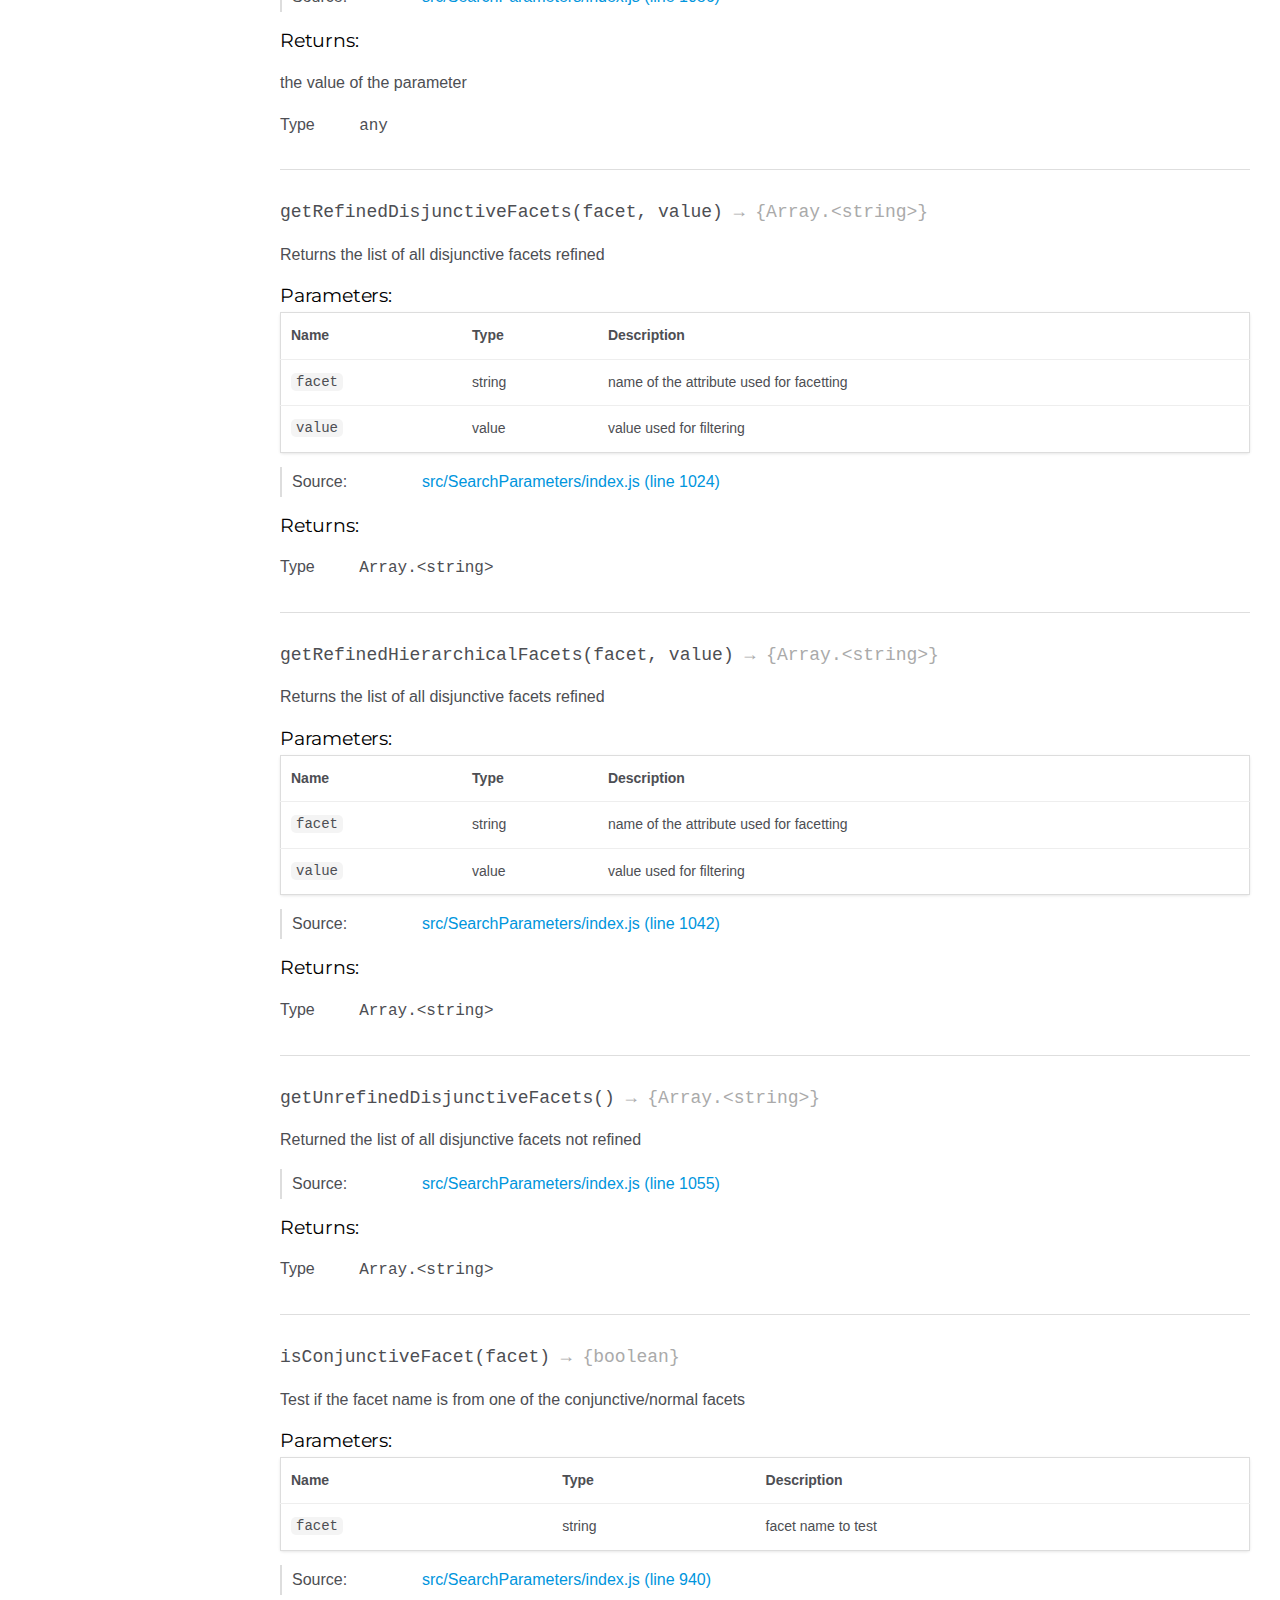
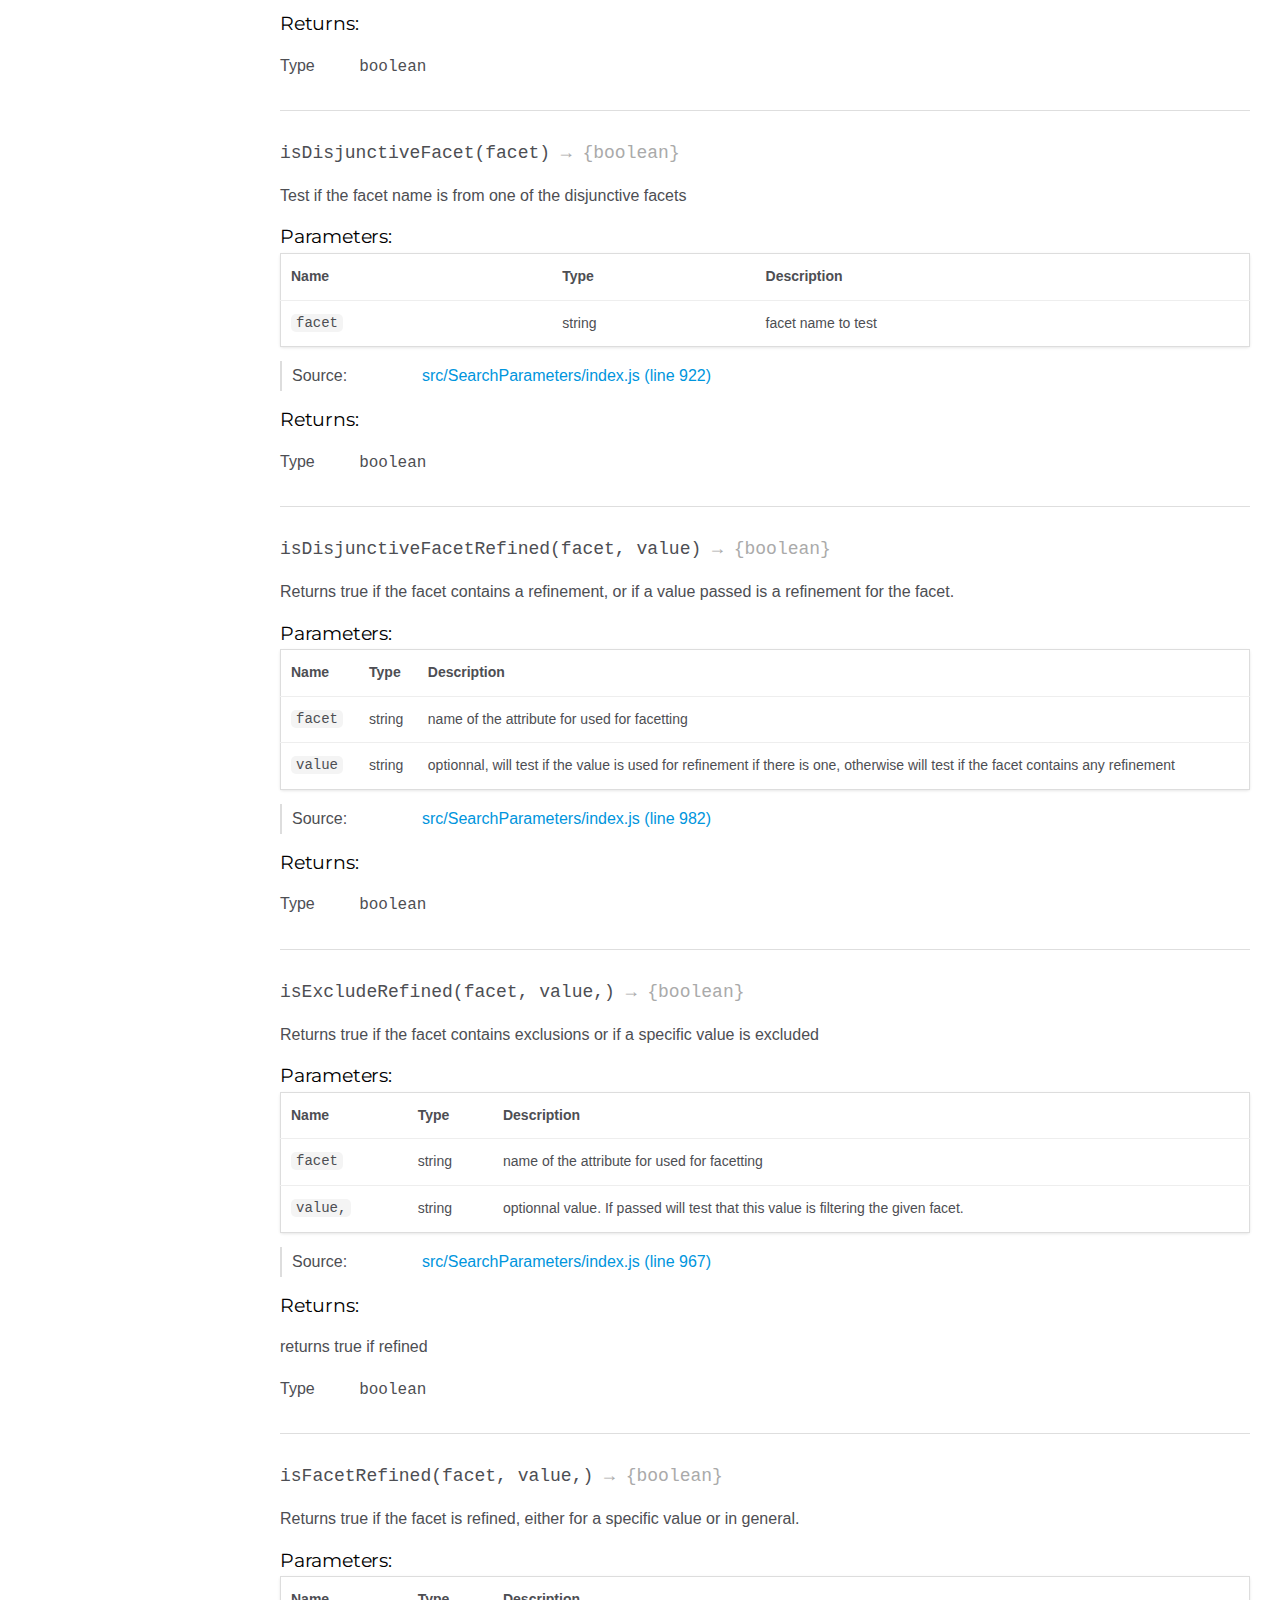
<file: docs/SearchParameters.html>
<!DOCTYPE html>
<html lang="en">
<head>
    <meta charset="utf-8">
    <title>SearchParameters - Documentation</title>

    <script src="scripts/prettify/prettify.js"></script>
    <script src="scripts/prettify/lang-css.js"></script>
    <!--[if lt IE 9]>
      <script src="//html5shiv.googlecode.com/svn/trunk/html5.js"></script>
    <![endif]-->
    <link type="text/css" rel="stylesheet" href="https://code.ionicframework.com/ionicons/2.0.1/css/ionicons.min.css">
    <link type="text/css" rel="stylesheet" href="styles/prettify-tomorrow.css">
    <link type="text/css" rel="stylesheet" href="styles/jsdoc-default.css">
</head>
<body>

<input type="checkbox" id="nav-trigger" class="nav-trigger" />
<label for="nav-trigger" class="navicon-button x">
  <div class="navicon"></div>
</label>

<label for="nav-trigger" class="overlay"></label>

<nav>
    <h2><a href="index.html">Home</a></h2><h3>Modules</h3><ul><li><a href="module-algoliasearchHelper.html">algoliasearchHelper</a></li></ul><h3>Classes</h3><ul><li><a href="AlgoliaSearchHelper.html">AlgoliaSearchHelper</a></li><li><a href="SearchParameters.html">SearchParameters</a></li><li><a href="SearchResults.html">SearchResults</a></li></ul><h3>Global</h3><ul><li><a href="global.html#extractNormalizedFacetValues">extractNormalizedFacetValues</a></li><li><a href="global.html#recSort">recSort</a></li></ul>
</nav>

<div id="main">
    
    <h1 class="page-title">SearchParameters</h1>
    

    





<section>

<header>
    
        <h2>
        SearchParameters
        </h2>
        
            <div class="class-description"><p>contains all the parameters of a search</p></div>
        
    
</header>

<article>
    <div class="container-overview">

    
        

    
    <h2>Constructor</h2>
    

    <h4 class="name" id="SearchParameters"><span class="type-signature"></span>new SearchParameters<span class="signature">(newParameters)</span><span class="type-signature"></span></h4>

    



<div class="description">
    <p>SearchParameters is the data structure that contains all the informations
usable for making a search to Algolia API. It doesn't do the search itself,
nor does it contains logic about the parameters.
It is an immutable object, therefore it has been created in a way that each
changes does not change the object itself but returns a copy with the
modification.
This object should probably not be instantiated outside of the helper. It will
be provided when needed. This object is documented for reference as you'll
get it from events generated by the <a href="AlgoliaSearchHelper.html">AlgoliaSearchHelper</a>.
If need be, instanciate the Helper from the factory function <a href="SearchParameters.html#.make">SearchParameters.make</a></p>
</div>









    <h5>Parameters:</h5>
    

<table class="params">
    <thead>
    <tr>
        
        <th>Name</th>
        

        <th>Type</th>

        

        

        <th class="last">Description</th>
    </tr>
    </thead>

    <tbody>
    

        <tr>
            
                <td class="name"><code>newParameters</code></td>
            

            <td class="type">
            
                
<span class="param-type">object</span>
|

<span class="param-type"><a href="SearchParameters.html">SearchParameters</a></span>


            
            </td>

            

            

            <td class="description last"><p>existing parameters or partial object
for the properties of a new SearchParameters</p></td>
        </tr>

    
    </tbody>
</table>






<dl class="details">

    

    

    

    

    

    

    

    

    

    

    

    

    
    <dt class="tag-source">Source:</dt>
    <dd class="tag-source"><ul class="dummy"><li>
        <a href="src_SearchParameters_index.js.html#line67">src/SearchParameters/index.js (line 67)</a>
    </li></ul></dd>
    

    

    
    <dt class="tag-see">See:</dt>
    <dd class="tag-see">
        <ul>
            <li><a href="SearchParameters.html#.make">SearchParameters.make</a></li>
        </ul>
    </dd>
    

    
</dl>















    <h5>Example</h5>
    
        <p class="code-caption">SearchParameters of the first query in
  <a href="http://demos.algolia.com/instant-search-demo">the instant search demo</a></p>
    
    <pre class="prettyprint"><code>{
   "query": "",
   "disjunctiveFacets": [
      "customerReviewCount",
      "category",
      "salePrice_range",
      "manufacturer"
  ],
   "maxValuesPerFacet": 30,
   "page": 0,
   "hitsPerPage": 10,
   "facets": [
      "type",
      "shipping"
  ]
}</code></pre>



    
    </div>

    

    

    

     

    

    
        <h3 class="subsection-title">Members</h3>

        
<table class="params">
<thead>
  <tr>
    <th>Name</th>
    <th>Type</th>
    <th class="last">Description</th>
  </tr>
</thead>

  <tr id="advancedSyntax">
    <td class="name" ><code>advancedSyntax</code></td>
    <td class="type-signature">boolean</td>
    <td class="description">
      <p>Enable the advanced syntax.</p>
      
        <p>
          
            <a href="https://www.algolia.com/doc#advancedSyntax">advancedSyntax on Algolia.com</a>
          
        </p>
      
    </td>
  </tr>

  <tr id="allowTyposOnNumericTokens">
    <td class="name" ><code>allowTyposOnNumericTokens</code></td>
    <td class="type-signature">boolean</td>
    <td class="description">
      <p>Should the engine allow typos on numerics.</p>
      
        <p>
          
            <a href="https://www.algolia.com/doc#allowTyposOnNumericTokens">allowTyposOnNumericTokens on Algolia.com</a>
          
        </p>
      
    </td>
  </tr>

  <tr id="analytics">
    <td class="name" ><code>analytics</code></td>
    <td class="type-signature">boolean</td>
    <td class="description">
      <p>Enable the analytics</p>
      
        <p>
          
            <a href="https://www.algolia.com/doc#analytics">analytics on Algolia.com</a>
          
        </p>
      
    </td>
  </tr>

  <tr id="analyticsTags">
    <td class="name" ><code>analyticsTags</code></td>
    <td class="type-signature">string</td>
    <td class="description">
      <p>Tag of the query in the analytics.</p>
      
        <p>
          
            <a href="https://www.algolia.com/doc#analyticsTags">analyticsTags on Algolia.com</a>
          
        </p>
      
    </td>
  </tr>

  <tr id="aroundLatLng">
    <td class="name" ><code>aroundLatLng</code></td>
    <td class="type-signature">string</td>
    <td class="description">
      <p>Center of the geo search.</p>
      
        <p>
          
            <a href="https://www.algolia.com/doc#aroundLatLng">aroundLatLng on Algolia.com</a>
          
        </p>
      
    </td>
  </tr>

  <tr id="aroundLatLngViaIP">
    <td class="name" ><code>aroundLatLngViaIP</code></td>
    <td class="type-signature">boolean</td>
    <td class="description">
      <p>Center of the search, retrieve from the user IP.</p>
      
        <p>
          
            <a href="https://www.algolia.com/doc#aroundLatLngViaIP">aroundLatLngViaIP on Algolia.com</a>
          
        </p>
      
    </td>
  </tr>

  <tr id="aroundPrecision">
    <td class="name" ><code>aroundPrecision</code></td>
    <td class="type-signature">number</td>
    <td class="description">
      <p>Precision of the geo search.</p>
      
        <p>
          
            <a href="https://www.algolia.com/doc#aroundPrecision">aroundPrecision on Algolia.com</a>
          
        </p>
      
    </td>
  </tr>

  <tr id="aroundRadius">
    <td class="name" ><code>aroundRadius</code></td>
    <td class="type-signature">number</td>
    <td class="description">
      <p>Radius of the geo search.</p>
      
        <p>
          
            <a href="https://www.algolia.com/doc#aroundRadius">aroundRadius on Algolia.com</a>
          
        </p>
      
    </td>
  </tr>

  <tr id="attributesToHighlight">
    <td class="name" ><code>attributesToHighlight</code></td>
    <td class="type-signature">string</td>
    <td class="description">
      <p>List of attributes to highlight</p>
      
        <p>
          
            <a href="https://www.algolia.com/doc#attributesToHighlight">attributesToHighlight on Algolia.com</a>
          
        </p>
      
    </td>
  </tr>

  <tr id="attributesToRetrieve">
    <td class="name" ><code>attributesToRetrieve</code></td>
    <td class="type-signature">string</td>
    <td class="description">
      <p>List of attributes to retrieve</p>
      
        <p>
          
            <a href="https://www.algolia.com/doc#attributesToRetrieve">attributesToRetrieve on Algolia.com</a>
          
        </p>
      
    </td>
  </tr>

  <tr id="attributesToSnippet">
    <td class="name" ><code>attributesToSnippet</code></td>
    <td class="type-signature">string</td>
    <td class="description">
      <p>List of attributes to snippet</p>
      
        <p>
          
            <a href="https://www.algolia.com/doc#attributesToSnippet">attributesToSnippet on Algolia.com</a>
          
        </p>
      
    </td>
  </tr>

  <tr id="disjunctiveFacets">
    <td class="name" ><code>disjunctiveFacets</code></td>
    <td class="type-signature">Array.&lt;string></td>
    <td class="description">
      <p>All the declared disjunctive facets</p>
      
    </td>
  </tr>

  <tr id="distinct">
    <td class="name" ><code>distinct</code></td>
    <td class="type-signature">boolean</td>
    <td class="description">
      <p>Remove duplicates based on the index setting attributeForDistinct</p>
      
        <p>
          
            <a href="https://www.algolia.com/doc#distinct">distinct on Algolia.com</a>
          
        </p>
      
    </td>
  </tr>

  <tr id="facets">
    <td class="name" ><code>facets</code></td>
    <td class="type-signature">Array.&lt;string></td>
    <td class="description">
      <p>All the facets that will be requested to the server</p>
      
    </td>
  </tr>

  <tr id="getRankingInfo">
    <td class="name" ><code>getRankingInfo</code></td>
    <td class="type-signature">number</td>
    <td class="description">
      <p>Enable the ranking informations in the response, set to 1 to activate</p>
      
        <p>
          
            <a href="https://www.algolia.com/doc#getRankingInfo">getRankingInfo on Algolia.com</a>
          
        </p>
      
    </td>
  </tr>

  <tr id="hierarchicalFacets">
    <td class="name" ><code>hierarchicalFacets</code></td>
    <td class="type-signature">Array.&lt;string></td>
    <td class="description">
      <p>All the declared hierarchical facets,
a hierarchical facet is a disjunctive facet with some specific behavior</p>
      
    </td>
  </tr>

  <tr id="highlightPostTag">
    <td class="name" ><code>highlightPostTag</code></td>
    <td class="type-signature">string</td>
    <td class="description">
      <p>Code to be embedded on the right part of the highlighted results</p>
      
        <p>
          
            <a href="https://www.algolia.com/doc#highlightPostTag">highlightPostTag on Algolia.com</a>
          
        </p>
      
    </td>
  </tr>

  <tr id="highlightPreTag">
    <td class="name" ><code>highlightPreTag</code></td>
    <td class="type-signature">string</td>
    <td class="description">
      <p>Code to be embedded on the left part of the highlighted results</p>
      
        <p>
          
            <a href="https://www.algolia.com/doc#highlightPreTag">highlightPreTag on Algolia.com</a>
          
        </p>
      
    </td>
  </tr>

  <tr id="hitsPerPage">
    <td class="name" ><code>hitsPerPage</code></td>
    <td class="type-signature">number</td>
    <td class="description">
      <p>Number of hits to be returned by the search API</p>
      
        <p>
          
            <a href="https://www.algolia.com/doc#hitsPerPage">hitsPerPage on Algolia.com</a>
          
        </p>
      
    </td>
  </tr>

  <tr id="ignorePlurals">
    <td class="name" ><code>ignorePlurals</code></td>
    <td class="type-signature">boolean</td>
    <td class="description">
      <p>Should the plurals be ignored</p>
      
        <p>
          
            <a href="https://www.algolia.com/doc#ignorePlurals">ignorePlurals on Algolia.com</a>
          
        </p>
      
    </td>
  </tr>

  <tr id="insideBoundingBox">
    <td class="name" ><code>insideBoundingBox</code></td>
    <td class="type-signature">string</td>
    <td class="description">
      <p>Geo search inside a box.</p>
      
        <p>
          
            <a href="https://www.algolia.com/doc#insideBoundingBox">insideBoundingBox on Algolia.com</a>
          
        </p>
      
    </td>
  </tr>

  <tr id="maxValuesPerFacet">
    <td class="name" ><code>maxValuesPerFacet</code></td>
    <td class="type-signature">number</td>
    <td class="description">
      <p>Number of values for each facetted attribute</p>
      
        <p>
          
            <a href="https://www.algolia.com/doc#maxValuesPerFacet">maxValuesPerFacet on Algolia.com</a>
          
        </p>
      
    </td>
  </tr>

  <tr id="minWordSizefor1Typo">
    <td class="name" ><code>minWordSizefor1Typo</code></td>
    <td class="type-signature">number</td>
    <td class="description">
      <p>Number of characters to wait before doing one character replacement.</p>
      
        <p>
          
            <a href="https://www.algolia.com/doc#minWordSizefor1Typo">minWordSizefor1Typo on Algolia.com</a>
          
        </p>
      
    </td>
  </tr>

  <tr id="minWordSizefor2Typos">
    <td class="name" ><code>minWordSizefor2Typos</code></td>
    <td class="type-signature">number</td>
    <td class="description">
      <p>Number of characters to wait before doing a second character replacement.</p>
      
        <p>
          
            <a href="https://www.algolia.com/doc#minWordSizefor2Typos">minWordSizefor2Typos on Algolia.com</a>
          
        </p>
      
    </td>
  </tr>

  <tr id="optionalWords">
    <td class="name" ><code>optionalWords</code></td>
    <td class="type-signature">string</td>
    <td class="description">
      <p>Add some optional words to those defined in the dashboard</p>
      
        <p>
          
            <a href="https://www.algolia.com/doc#optionalWords">optionalWords on Algolia.com</a>
          
        </p>
      
    </td>
  </tr>

  <tr id="page">
    <td class="name" ><code>page</code></td>
    <td class="type-signature">number</td>
    <td class="description">
      <p>The current page number</p>
      
        <p>
          
            <a href="https://www.algolia.com/doc#page">page on Algolia.com</a>
          
        </p>
      
    </td>
  </tr>

  <tr id="query">
    <td class="name" ><code>query</code></td>
    <td class="type-signature">string</td>
    <td class="description">
      <p>Query string of the instant search. The empty string is a valid query.</p>
      
        <p>
          
            <a href="https://www.algolia.com/doc#query">query on Algolia.com</a>
          
        </p>
      
    </td>
  </tr>

  <tr id="queryType">
    <td class="name" ><code>queryType</code></td>
    <td class="type-signature">string</td>
    <td class="description">
      <p>How the query should be treated by the search engine.
Possible values: prefixAll, prefixLast, prefixNone</p>
      
        <p>
          
            <a href="https://www.algolia.com/doc#queryType">queryType on Algolia.com</a>
          
        </p>
      
    </td>
  </tr>

  <tr id="removeWordsIfNoResults">
    <td class="name" ><code>removeWordsIfNoResults</code></td>
    <td class="type-signature">string</td>
    <td class="description">
      <p>Possible values are &quot;lastWords&quot; &quot;firstWords&quot; &quot;allOptionnal&quot; &quot;none&quot; (default)</p>
      
        <p>
          
            <a href="https://www.algolia.com/doc#removeWordsIfNoResults">removeWordsIfNoResults on Algolia.com</a>
          
        </p>
      
    </td>
  </tr>

  <tr id="replaceSynonymsInHighlight">
    <td class="name" ><code>replaceSynonymsInHighlight</code></td>
    <td class="type-signature">boolean</td>
    <td class="description">
      <p>Should the engine replace the synonyms in the highlighted results.</p>
      
        <p>
          
            <a href="https://www.algolia.com/doc#replaceSynonymsInHighlight">replaceSynonymsInHighlight on Algolia.com</a>
          
        </p>
      
    </td>
  </tr>

  <tr id="restrictSearchableAttributes">
    <td class="name" ><code>restrictSearchableAttributes</code></td>
    <td class="type-signature">string</td>
    <td class="description">
      <p>Restrict which attribute is searched.</p>
      
        <p>
          
            <a href="https://www.algolia.com/doc#restrictSearchableAttributes">restrictSearchableAttributes on Algolia.com</a>
          
        </p>
      
    </td>
  </tr>

  <tr id="synonyms">
    <td class="name" ><code>synonyms</code></td>
    <td class="type-signature">boolean</td>
    <td class="description">
      <p>Enable the synonyms</p>
      
        <p>
          
            <a href="https://www.algolia.com/doc#synonyms">synonyms on Algolia.com</a>
          
        </p>
      
    </td>
  </tr>

  <tr id="typoTolerance">
    <td class="name" ><code>typoTolerance</code></td>
    <td class="type-signature">string</td>
    <td class="description">
      <p>How the typo tolerance behave in the search engine.
Possible values: true, false, min, strict</p>
      
        <p>
          
            <a href="https://www.algolia.com/doc#typoTolerance">typoTolerance on Algolia.com</a>
          
        </p>
      
    </td>
  </tr>

</table>

    

    
        <h3 class="subsection-title">Methods</h3>

        <p>
        
          <code><a href="#.make">make</a></code>
        
          <code><a href="#.validate">validate</a></code>
        
          <code><a href="#_getHierarchicalFacetSeparator">_getHierarchicalFacetSeparator</a></code>
        
          <code><a href="#_getHierarchicalFacetSortBy">_getHierarchicalFacetSortBy</a></code>
        
          <code><a href="#addDisjunctiveFacetRefinement">addDisjunctiveFacetRefinement</a></code>
        
          <code><a href="#addExcludeRefinement">addExcludeRefinement</a></code>
        
          <code><a href="#addFacetRefinement">addFacetRefinement</a></code>
        
          <code><a href="#addNumericRefinement">addNumericRefinement</a></code>
        
          <code><a href="#addTagRefinement">addTagRefinement</a></code>
        
          <code><a href="#clearRefinements">clearRefinements</a></code>
        
          <code><a href="#clearTags">clearTags</a></code>
        
          <code><a href="#getConjunctiveRefinements">getConjunctiveRefinements</a></code>
        
          <code><a href="#getDisjunctiveRefinements">getDisjunctiveRefinements</a></code>
        
          <code><a href="#getExcludeRefinements">getExcludeRefinements</a></code>
        
          <code><a href="#getHierarchicalFacetByName">getHierarchicalFacetByName</a></code>
        
          <code><a href="#getHierarchicalRefinement">getHierarchicalRefinement</a></code>
        
          <code><a href="#getNumericRefinement">getNumericRefinement</a></code>
        
          <code><a href="#getNumericRefinements">getNumericRefinements</a></code>
        
          <code><a href="#getQueryParameter">getQueryParameter</a></code>
        
          <code><a href="#getRefinedDisjunctiveFacets">getRefinedDisjunctiveFacets</a></code>
        
          <code><a href="#getRefinedHierarchicalFacets">getRefinedHierarchicalFacets</a></code>
        
          <code><a href="#getUnrefinedDisjunctiveFacets">getUnrefinedDisjunctiveFacets</a></code>
        
          <code><a href="#isConjunctiveFacet">isConjunctiveFacet</a></code>
        
          <code><a href="#isDisjunctiveFacet">isDisjunctiveFacet</a></code>
        
          <code><a href="#isDisjunctiveFacetRefined">isDisjunctiveFacetRefined</a></code>
        
          <code><a href="#isExcludeRefined">isExcludeRefined</a></code>
        
          <code><a href="#isFacetRefined">isFacetRefined</a></code>
        
          <code><a href="#isHierarchicalFacet">isHierarchicalFacet</a></code>
        
          <code><a href="#isNumericRefined">isNumericRefined</a></code>
        
          <code><a href="#isTagRefined">isTagRefined</a></code>
        
          <code><a href="#removeDisjunctiveFacetRefinement">removeDisjunctiveFacetRefinement</a></code>
        
          <code><a href="#removeExcludeRefinement">removeExcludeRefinement</a></code>
        
          <code><a href="#removeFacetRefinement">removeFacetRefinement</a></code>
        
          <code><a href="#removeNumericRefinement">removeNumericRefinement</a></code>
        
          <code><a href="#removeTagRefinement">removeTagRefinement</a></code>
        
          <code><a href="#setDisjunctiveFacets">setDisjunctiveFacets</a></code>
        
          <code><a href="#setFacets">setFacets</a></code>
        
          <code><a href="#setHitsPerPage">setHitsPerPage</a></code>
        
          <code><a href="#setPage">setPage</a></code>
        
          <code><a href="#setQuery">setQuery</a></code>
        
          <code><a href="#setQueryParameter">setQueryParameter</a></code>
        
          <code><a href="#setQueryParameters">setQueryParameters</a></code>
        
          <code><a href="#setTypoTolerance">setTypoTolerance</a></code>
        
          <code><a href="#toggleDisjunctiveFacetRefinement">toggleDisjunctiveFacetRefinement</a></code>
        
          <code><a href="#toggleExcludeFacetRefinement">toggleExcludeFacetRefinement</a></code>
        
          <code><a href="#toggleFacetRefinement">toggleFacetRefinement</a></code>
        
          <code><a href="#toggleHierarchicalFacetRefinement">toggleHierarchicalFacetRefinement</a></code>
        
          <code><a href="#toggleTagRefinement">toggleTagRefinement</a></code>
        
        </p>

        
            

    

    <h4 class="name" id=".make"><span class="type-signature">(static) </span>make<span class="signature">(newParameters)</span><span class="type-signature"> &rarr; {<a href="SearchParameters.html">SearchParameters</a>}</span></h4>

    



<div class="description">
    <p>Factory for SearchParameters</p>
</div>









    <h5>Parameters:</h5>
    

<table class="params">
    <thead>
    <tr>
        
        <th>Name</th>
        

        <th>Type</th>

        

        

        <th class="last">Description</th>
    </tr>
    </thead>

    <tbody>
    

        <tr>
            
                <td class="name"><code>newParameters</code></td>
            

            <td class="type">
            
                
<span class="param-type">object</span>
|

<span class="param-type"><a href="SearchParameters.html">SearchParameters</a></span>


            
            </td>

            

            

            <td class="description last"><p>existing parameters or partial
object for the properties of a new SearchParameters</p></td>
        </tr>

    
    </tbody>
</table>






<dl class="details">

    

    

    

    

    

    

    

    

    

    

    

    

    
    <dt class="tag-source">Source:</dt>
    <dd class="tag-source"><ul class="dummy"><li>
        <a href="src_SearchParameters_index.js.html#line336">src/SearchParameters/index.js (line 336)</a>
    </li></ul></dd>
    

    

    

    
</dl>













<h5>Returns:</h5>

        
<div class="param-desc">
    <p>frozen instance of SearchParameters</p>
</div>



<dl class="param-type">
    <dt>
        Type
    </dt>
    <dd>
        
<span class="param-type"><a href="SearchParameters.html">SearchParameters</a></span>


    </dd>
</dl>

    



        
            

    

    <h4 class="name" id=".validate"><span class="type-signature">(static) </span>validate<span class="signature">(currentState, parameters)</span><span class="type-signature"> &rarr; {Error|null}</span></h4>

    



<div class="description">
    <p>Validates the new parameters based on the previous state</p>
</div>









    <h5>Parameters:</h5>
    

<table class="params">
    <thead>
    <tr>
        
        <th>Name</th>
        

        <th>Type</th>

        

        

        <th class="last">Description</th>
    </tr>
    </thead>

    <tbody>
    

        <tr>
            
                <td class="name"><code>currentState</code></td>
            

            <td class="type">
            
                
<span class="param-type"><a href="SearchParameters.html">SearchParameters</a></span>


            
            </td>

            

            

            <td class="description last"><p>the current state</p></td>
        </tr>

    

        <tr>
            
                <td class="name"><code>parameters</code></td>
            

            <td class="type">
            
                
<span class="param-type">object</span>
|

<span class="param-type"><a href="SearchParameters.html">SearchParameters</a></span>


            
            </td>

            

            

            <td class="description last"><p>the new parameters to set</p></td>
        </tr>

    
    </tbody>
</table>






<dl class="details">

    

    

    

    

    

    

    

    

    

    

    

    

    
    <dt class="tag-source">Source:</dt>
    <dd class="tag-source"><ul class="dummy"><li>
        <a href="src_SearchParameters_index.js.html#line348">src/SearchParameters/index.js (line 348)</a>
    </li></ul></dd>
    

    

    

    
</dl>













<h5>Returns:</h5>

        
<div class="param-desc">
    <p>Error if the modification is invalid, null otherwise</p>
</div>



<dl class="param-type">
    <dt>
        Type
    </dt>
    <dd>
        
<span class="param-type">Error</span>
|

<span class="param-type">null</span>


    </dd>
</dl>

    



        
            

    

    <h4 class="name" id="_getHierarchicalFacetSeparator"><span class="type-signature"></span>_getHierarchicalFacetSeparator<span class="signature">(hierarchicalFacet)</span><span class="type-signature"> &rarr; {string}</span></h4>

    



<div class="description">
    <p>Helper function to get the hierarchicalFacet separator or the default one (<code>&gt;</code>)</p>
</div>









    <h5>Parameters:</h5>
    

<table class="params">
    <thead>
    <tr>
        
        <th>Name</th>
        

        <th>Type</th>

        

        

        <th class="last">Description</th>
    </tr>
    </thead>

    <tbody>
    

        <tr>
            
                <td class="name"><code>hierarchicalFacet</code></td>
            

            <td class="type">
            
                
<span class="param-type">object</span>


            
            </td>

            

            

            <td class="description last"></td>
        </tr>

    
    </tbody>
</table>






<dl class="details">

    

    

    

    

    

    

    

    

    

    

    

    

    
    <dt class="tag-source">Source:</dt>
    <dd class="tag-source"><ul class="dummy"><li>
        <a href="src_SearchParameters_index.js.html#line1162">src/SearchParameters/index.js (line 1162)</a>
    </li></ul></dd>
    

    

    

    
</dl>













<h5>Returns:</h5>

        
<div class="param-desc">
    <p>returns the hierarchicalFacet.separator or <code>&gt;</code> as default</p>
</div>



<dl class="param-type">
    <dt>
        Type
    </dt>
    <dd>
        
<span class="param-type">string</span>


    </dd>
</dl>

    



        
            

    

    <h4 class="name" id="_getHierarchicalFacetSortBy"><span class="type-signature"></span>_getHierarchicalFacetSortBy<span class="signature">(hierarchicalFacet)</span><span class="type-signature"> &rarr; {string}</span></h4>

    



<div class="description">
    <p>Helper function to get the hierarchicalFacet separator or the default one (<code>&gt;</code>)</p>
</div>









    <h5>Parameters:</h5>
    

<table class="params">
    <thead>
    <tr>
        
        <th>Name</th>
        

        <th>Type</th>

        

        

        <th class="last">Description</th>
    </tr>
    </thead>

    <tbody>
    

        <tr>
            
                <td class="name"><code>hierarchicalFacet</code></td>
            

            <td class="type">
            
                
<span class="param-type">object</span>


            
            </td>

            

            

            <td class="description last"></td>
        </tr>

    
    </tbody>
</table>






<dl class="details">

    

    

    

    

    

    

    

    

    

    

    

    

    
    <dt class="tag-source">Source:</dt>
    <dd class="tag-source"><ul class="dummy"><li>
        <a href="src_SearchParameters_index.js.html#line1153">src/SearchParameters/index.js (line 1153)</a>
    </li></ul></dd>
    

    

    

    
</dl>













<h5>Returns:</h5>

        
<div class="param-desc">
    <p>returns the hierarchicalFacet.separator or <code>&gt;</code> as default</p>
</div>



<dl class="param-type">
    <dt>
        Type
    </dt>
    <dd>
        
<span class="param-type">string</span>


    </dd>
</dl>

    



        
            

    

    <h4 class="name" id="addDisjunctiveFacetRefinement"><span class="type-signature"></span>addDisjunctiveFacetRefinement<span class="signature">(facet, value)</span><span class="type-signature"> &rarr; {<a href="SearchParameters.html">SearchParameters</a>}</span></h4>

    



<div class="description">
    <p>Adds a refinement on a disjunctive facet.</p>
</div>









    <h5>Parameters:</h5>
    

<table class="params">
    <thead>
    <tr>
        
        <th>Name</th>
        

        <th>Type</th>

        

        

        <th class="last">Description</th>
    </tr>
    </thead>

    <tbody>
    

        <tr>
            
                <td class="name"><code>facet</code></td>
            

            <td class="type">
            
                
<span class="param-type">string</span>


            
            </td>

            

            

            <td class="description last"><p>attribute to apply the facetting on</p></td>
        </tr>

    

        <tr>
            
                <td class="name"><code>value</code></td>
            

            <td class="type">
            
                
<span class="param-type">string</span>


            
            </td>

            

            

            <td class="description last"><p>value of the attribute (will be converted to string)</p></td>
        </tr>

    
    </tbody>
</table>






<dl class="details">

    

    

    

    

    

    

    

    

    

    

    

    

    
    <dt class="tag-source">Source:</dt>
    <dd class="tag-source"><ul class="dummy"><li>
        <a href="src_SearchParameters_index.js.html#line710">src/SearchParameters/index.js (line 710)</a>
    </li></ul></dd>
    

    

    

    
</dl>













<h5>Returns:</h5>

        


<dl class="param-type">
    <dt>
        Type
    </dt>
    <dd>
        
<span class="param-type"><a href="SearchParameters.html">SearchParameters</a></span>


    </dd>
</dl>

    



        
            

    

    <h4 class="name" id="addExcludeRefinement"><span class="type-signature"></span>addExcludeRefinement<span class="signature">(facet, value)</span><span class="type-signature"> &rarr; {<a href="SearchParameters.html">SearchParameters</a>}</span></h4>

    



<div class="description">
    <p>Exclude a value from a &quot;normal&quot; facet</p>
</div>









    <h5>Parameters:</h5>
    

<table class="params">
    <thead>
    <tr>
        
        <th>Name</th>
        

        <th>Type</th>

        

        

        <th class="last">Description</th>
    </tr>
    </thead>

    <tbody>
    

        <tr>
            
                <td class="name"><code>facet</code></td>
            

            <td class="type">
            
                
<span class="param-type">string</span>


            
            </td>

            

            

            <td class="description last"><p>attribute to apply the exclusion on</p></td>
        </tr>

    

        <tr>
            
                <td class="name"><code>value</code></td>
            

            <td class="type">
            
                
<span class="param-type">string</span>


            
            </td>

            

            

            <td class="description last"><p>value of the attribute (will be converted to string)</p></td>
        </tr>

    
    </tbody>
</table>






<dl class="details">

    

    

    

    

    

    

    

    

    

    

    

    

    
    <dt class="tag-source">Source:</dt>
    <dd class="tag-source"><ul class="dummy"><li>
        <a href="src_SearchParameters_index.js.html#line692">src/SearchParameters/index.js (line 692)</a>
    </li></ul></dd>
    

    

    

    
</dl>













<h5>Returns:</h5>

        


<dl class="param-type">
    <dt>
        Type
    </dt>
    <dd>
        
<span class="param-type"><a href="SearchParameters.html">SearchParameters</a></span>


    </dd>
</dl>

    



        
            

    

    <h4 class="name" id="addFacetRefinement"><span class="type-signature"></span>addFacetRefinement<span class="signature">(facet, value)</span><span class="type-signature"> &rarr; {<a href="SearchParameters.html">SearchParameters</a>}</span></h4>

    



<div class="description">
    <p>Add a refinement on a &quot;normal&quot; facet</p>
</div>









    <h5>Parameters:</h5>
    

<table class="params">
    <thead>
    <tr>
        
        <th>Name</th>
        

        <th>Type</th>

        

        

        <th class="last">Description</th>
    </tr>
    </thead>

    <tbody>
    

        <tr>
            
                <td class="name"><code>facet</code></td>
            

            <td class="type">
            
                
<span class="param-type">string</span>


            
            </td>

            

            

            <td class="description last"><p>attribute to apply the facetting on</p></td>
        </tr>

    

        <tr>
            
                <td class="name"><code>value</code></td>
            

            <td class="type">
            
                
<span class="param-type">string</span>


            
            </td>

            

            

            <td class="description last"><p>value of the attribute (will be converted to string)</p></td>
        </tr>

    
    </tbody>
</table>






<dl class="details">

    

    

    

    

    

    

    

    

    

    

    

    

    
    <dt class="tag-source">Source:</dt>
    <dd class="tag-source"><ul class="dummy"><li>
        <a href="src_SearchParameters_index.js.html#line674">src/SearchParameters/index.js (line 674)</a>
    </li></ul></dd>
    

    

    

    
</dl>













<h5>Returns:</h5>

        


<dl class="param-type">
    <dt>
        Type
    </dt>
    <dd>
        
<span class="param-type"><a href="SearchParameters.html">SearchParameters</a></span>


    </dd>
</dl>

    



        
            

    

    <h4 class="name" id="addNumericRefinement"><span class="type-signature"></span>addNumericRefinement<span class="signature">(attribute, operator, value)</span><span class="type-signature"> &rarr; {<a href="SearchParameters.html">SearchParameters</a>}</span></h4>

    



<div class="description">
    <p>Add a numeric filter for a given attribute
When value is an array, they are combined with OR
When value is a single value, it will combined with AND</p>
</div>









    <h5>Parameters:</h5>
    

<table class="params">
    <thead>
    <tr>
        
        <th>Name</th>
        

        <th>Type</th>

        

        

        <th class="last">Description</th>
    </tr>
    </thead>

    <tbody>
    

        <tr>
            
                <td class="name"><code>attribute</code></td>
            

            <td class="type">
            
                
<span class="param-type">string</span>


            
            </td>

            

            

            <td class="description last"><p>attribute to set the filter on</p></td>
        </tr>

    

        <tr>
            
                <td class="name"><code>operator</code></td>
            

            <td class="type">
            
                
<span class="param-type">string</span>


            
            </td>

            

            

            <td class="description last"><p>operator of the filter (possible values: =, &gt;, &gt;=, &lt;, &lt;=, !=)</p></td>
        </tr>

    

        <tr>
            
                <td class="name"><code>value</code></td>
            

            <td class="type">
            
                
<span class="param-type">number</span>
|

<span class="param-type">Array.&lt;number></span>


            
            </td>

            

            

            <td class="description last"><p>value of the filter</p></td>
        </tr>

    
    </tbody>
</table>






<dl class="details">

    

    

    

    

    

    

    

    

    

    

    

    

    
    <dt class="tag-source">Source:</dt>
    <dd class="tag-source"><ul class="dummy"><li>
        <a href="src_SearchParameters_index.js.html#line519">src/SearchParameters/index.js (line 519)</a>
    </li></ul></dd>
    

    

    

    
</dl>













<h5>Returns:</h5>

        


<dl class="param-type">
    <dt>
        Type
    </dt>
    <dd>
        
<span class="param-type"><a href="SearchParameters.html">SearchParameters</a></span>


    </dd>
</dl>

    


    <h5>Examples</h5>
    
    <pre class="prettyprint"><code>// for price = 50 or 40
searchparameter.addNumericRefinement('price', '=', [50, 40]);</code></pre>

    <pre class="prettyprint"><code>// for size = 38 and 40
searchparameter.addNumericRefinement('size', '=', 38);
searchparameter.addNumericRefinement('size', '=', 40);</code></pre>



        
            

    

    <h4 class="name" id="addTagRefinement"><span class="type-signature"></span>addTagRefinement<span class="signature">(tag)</span><span class="type-signature"> &rarr; {<a href="SearchParameters.html">SearchParameters</a>}</span></h4>

    



<div class="description">
    <p>addTagRefinement adds a tag to the list used to filter the results</p>
</div>









    <h5>Parameters:</h5>
    

<table class="params">
    <thead>
    <tr>
        
        <th>Name</th>
        

        <th>Type</th>

        

        

        <th class="last">Description</th>
    </tr>
    </thead>

    <tbody>
    

        <tr>
            
                <td class="name"><code>tag</code></td>
            

            <td class="type">
            
                
<span class="param-type">string</span>


            
            </td>

            

            

            <td class="description last"><p>tag to be added</p></td>
        </tr>

    
    </tbody>
</table>






<dl class="details">

    

    

    

    

    

    

    

    

    

    

    

    

    
    <dt class="tag-source">Source:</dt>
    <dd class="tag-source"><ul class="dummy"><li>
        <a href="src_SearchParameters_index.js.html#line727">src/SearchParameters/index.js (line 727)</a>
    </li></ul></dd>
    

    

    

    
</dl>













<h5>Returns:</h5>

        


<dl class="param-type">
    <dt>
        Type
    </dt>
    <dd>
        
<span class="param-type"><a href="SearchParameters.html">SearchParameters</a></span>


    </dd>
</dl>

    



        
            

    

    <h4 class="name" id="clearRefinements"><span class="type-signature"></span>clearRefinements<span class="signature">(attribute<span class="signature-attributes">opt</span>)</span><span class="type-signature"> &rarr; {<a href="SearchParameters.html">SearchParameters</a>}</span></h4>

    



<div class="description">
    <p>Remove all refinements (disjunctive + conjunctive + excludes + numeric filters)</p>
</div>









    <h5>Parameters:</h5>
    

<table class="params">
    <thead>
    <tr>
        
        <th>Name</th>
        

        <th>Type</th>

        
        <th>Attributes</th>
        

        

        <th class="last">Description</th>
    </tr>
    </thead>

    <tbody>
    

        <tr>
            
                <td class="name"><code>attribute</code></td>
            

            <td class="type">
            
                
<span class="param-type">string</span>
|

<span class="param-type"><a href="SearchParameters.html#.clearCallback">SearchParameters.clearCallback</a></span>


            
            </td>

            
                <td class="attributes">
                
                    &lt;optional><br>
                

                

                
                </td>
            

            

            <td class="description last"><p>optionnal string or function</p>
<ul>
<li>If not given, means to clear all the filters.</li>
<li>If <code>string</code>, means to clear all refinements for the <code>attribute</code> named filter.</li>
<li>If <code>function</code>, means to clear all the refinements that return truthy values.</li>
</ul></td>
        </tr>

    
    </tbody>
</table>






<dl class="details">

    

    

    

    

    

    

    

    

    

    

    

    

    
    <dt class="tag-source">Source:</dt>
    <dd class="tag-source"><ul class="dummy"><li>
        <a href="src_SearchParameters_index.js.html#line396">src/SearchParameters/index.js (line 396)</a>
    </li></ul></dd>
    

    

    

    
</dl>













<h5>Returns:</h5>

        


<dl class="param-type">
    <dt>
        Type
    </dt>
    <dd>
        
<span class="param-type"><a href="SearchParameters.html">SearchParameters</a></span>


    </dd>
</dl>

    



        
            

    

    <h4 class="name" id="clearTags"><span class="type-signature"></span>clearTags<span class="signature">()</span><span class="type-signature"> &rarr; {<a href="SearchParameters.html">SearchParameters</a>}</span></h4>

    



<div class="description">
    <p>Remove all the refined tags from the SearchParameters</p>
</div>













<dl class="details">

    

    

    

    

    

    

    

    

    

    

    

    

    
    <dt class="tag-source">Source:</dt>
    <dd class="tag-source"><ul class="dummy"><li>
        <a href="src_SearchParameters_index.js.html#line412">src/SearchParameters/index.js (line 412)</a>
    </li></ul></dd>
    

    

    

    
</dl>













<h5>Returns:</h5>

        


<dl class="param-type">
    <dt>
        Type
    </dt>
    <dd>
        
<span class="param-type"><a href="SearchParameters.html">SearchParameters</a></span>


    </dd>
</dl>

    



        
            

    

    <h4 class="name" id="getConjunctiveRefinements"><span class="type-signature"></span>getConjunctiveRefinements<span class="signature">(facetName)</span><span class="type-signature"> &rarr; {Array.&lt;string>}</span></h4>

    



<div class="description">
    <p>Get the list of conjunctive refinements for a single facet</p>
</div>









    <h5>Parameters:</h5>
    

<table class="params">
    <thead>
    <tr>
        
        <th>Name</th>
        

        <th>Type</th>

        

        

        <th class="last">Description</th>
    </tr>
    </thead>

    <tbody>
    

        <tr>
            
                <td class="name"><code>facetName</code></td>
            

            <td class="type">
            
                
<span class="param-type">string</span>


            
            </td>

            

            

            <td class="description last"><p>name of the attribute used for facetting</p></td>
        </tr>

    
    </tbody>
</table>






<dl class="details">

    

    

    

    

    

    

    

    

    

    

    

    

    
    <dt class="tag-source">Source:</dt>
    <dd class="tag-source"><ul class="dummy"><li>
        <a href="src_SearchParameters_index.js.html#line545">src/SearchParameters/index.js (line 545)</a>
    </li></ul></dd>
    

    

    

    
</dl>













<h5>Returns:</h5>

        
<div class="param-desc">
    <p>list of refinements</p>
</div>



<dl class="param-type">
    <dt>
        Type
    </dt>
    <dd>
        
<span class="param-type">Array.&lt;string></span>


    </dd>
</dl>

    



        
            

    

    <h4 class="name" id="getDisjunctiveRefinements"><span class="type-signature"></span>getDisjunctiveRefinements<span class="signature">(facetName)</span><span class="type-signature"> &rarr; {Array.&lt;string>}</span></h4>

    



<div class="description">
    <p>Get the list of disjunctive refinements for a single facet</p>
</div>









    <h5>Parameters:</h5>
    

<table class="params">
    <thead>
    <tr>
        
        <th>Name</th>
        

        <th>Type</th>

        

        

        <th class="last">Description</th>
    </tr>
    </thead>

    <tbody>
    

        <tr>
            
                <td class="name"><code>facetName</code></td>
            

            <td class="type">
            
                
<span class="param-type">string</span>


            
            </td>

            

            

            <td class="description last"><p>name of the attribute used for facetting</p></td>
        </tr>

    
    </tbody>
</table>






<dl class="details">

    

    

    

    

    

    

    

    

    

    

    

    

    
    <dt class="tag-source">Source:</dt>
    <dd class="tag-source"><ul class="dummy"><li>
        <a href="src_SearchParameters_index.js.html#line556">src/SearchParameters/index.js (line 556)</a>
    </li></ul></dd>
    

    

    

    
</dl>













<h5>Returns:</h5>

        
<div class="param-desc">
    <p>list of refinements</p>
</div>



<dl class="param-type">
    <dt>
        Type
    </dt>
    <dd>
        
<span class="param-type">Array.&lt;string></span>


    </dd>
</dl>

    



        
            

    

    <h4 class="name" id="getExcludeRefinements"><span class="type-signature"></span>getExcludeRefinements<span class="signature">(facetName)</span><span class="type-signature"> &rarr; {Array.&lt;string>}</span></h4>

    



<div class="description">
    <p>Get the list of exclude refinements for a single facet</p>
</div>









    <h5>Parameters:</h5>
    

<table class="params">
    <thead>
    <tr>
        
        <th>Name</th>
        

        <th>Type</th>

        

        

        <th class="last">Description</th>
    </tr>
    </thead>

    <tbody>
    

        <tr>
            
                <td class="name"><code>facetName</code></td>
            

            <td class="type">
            
                
<span class="param-type">string</span>


            
            </td>

            

            

            <td class="description last"><p>name of the attribute used for facetting</p></td>
        </tr>

    
    </tbody>
</table>






<dl class="details">

    

    

    

    

    

    

    

    

    

    

    

    

    
    <dt class="tag-source">Source:</dt>
    <dd class="tag-source"><ul class="dummy"><li>
        <a href="src_SearchParameters_index.js.html#line577">src/SearchParameters/index.js (line 577)</a>
    </li></ul></dd>
    

    

    

    
</dl>













<h5>Returns:</h5>

        
<div class="param-desc">
    <p>list of refinements</p>
</div>



<dl class="param-type">
    <dt>
        Type
    </dt>
    <dd>
        
<span class="param-type">Array.&lt;string></span>


    </dd>
</dl>

    



        
            

    

    <h4 class="name" id="getHierarchicalFacetByName"><span class="type-signature"></span>getHierarchicalFacetByName<span class="signature">(hierarchicalFacetName)</span><span class="type-signature"> &rarr; {object}</span></h4>

    



<div class="description">
    <p>Helper function to get the hierarchicalFacet by it's name</p>
</div>









    <h5>Parameters:</h5>
    

<table class="params">
    <thead>
    <tr>
        
        <th>Name</th>
        

        <th>Type</th>

        

        

        <th class="last">Description</th>
    </tr>
    </thead>

    <tbody>
    

        <tr>
            
                <td class="name"><code>hierarchicalFacetName</code></td>
            

            <td class="type">
            
                
<span class="param-type">string</span>


            
            </td>

            

            

            <td class="description last"></td>
        </tr>

    
    </tbody>
</table>






<dl class="details">

    

    

    

    

    

    

    

    

    

    

    

    

    
    <dt class="tag-source">Source:</dt>
    <dd class="tag-source"><ul class="dummy"><li>
        <a href="src_SearchParameters_index.js.html#line1171">src/SearchParameters/index.js (line 1171)</a>
    </li></ul></dd>
    

    

    

    
</dl>













<h5>Returns:</h5>

        
<div class="param-desc">
    <p>a hierarchicalFacet</p>
</div>



<dl class="param-type">
    <dt>
        Type
    </dt>
    <dd>
        
<span class="param-type">object</span>


    </dd>
</dl>

    



        
            

    

    <h4 class="name" id="getHierarchicalRefinement"><span class="type-signature"></span>getHierarchicalRefinement<span class="signature">(facetName)</span><span class="type-signature"> &rarr; {Array.&lt;string>}</span></h4>

    



<div class="description">
    <p>Get the list of hierarchical refinements for a single facet</p>
</div>









    <h5>Parameters:</h5>
    

<table class="params">
    <thead>
    <tr>
        
        <th>Name</th>
        

        <th>Type</th>

        

        

        <th class="last">Description</th>
    </tr>
    </thead>

    <tbody>
    

        <tr>
            
                <td class="name"><code>facetName</code></td>
            

            <td class="type">
            
                
<span class="param-type">string</span>


            
            </td>

            

            

            <td class="description last"><p>name of the attribute used for facetting</p></td>
        </tr>

    
    </tbody>
</table>






<dl class="details">

    

    

    

    

    

    

    

    

    

    

    

    

    
    <dt class="tag-source">Source:</dt>
    <dd class="tag-source"><ul class="dummy"><li>
        <a href="src_SearchParameters_index.js.html#line567">src/SearchParameters/index.js (line 567)</a>
    </li></ul></dd>
    

    

    

    
</dl>













<h5>Returns:</h5>

        
<div class="param-desc">
    <p>list of refinements</p>
</div>



<dl class="param-type">
    <dt>
        Type
    </dt>
    <dd>
        
<span class="param-type">Array.&lt;string></span>


    </dd>
</dl>

    



        
            

    

    <h4 class="name" id="getNumericRefinement"><span class="type-signature"></span>getNumericRefinement<span class="signature">(attribute, operator)</span><span class="type-signature"> &rarr; {number}</span></h4>

    



<div class="description">
    <p>Return the current refinement for the (attribute, operator)</p>
</div>









    <h5>Parameters:</h5>
    

<table class="params">
    <thead>
    <tr>
        
        <th>Name</th>
        

        <th>Type</th>

        

        

        <th class="last">Description</th>
    </tr>
    </thead>

    <tbody>
    

        <tr>
            
                <td class="name"><code>attribute</code></td>
            

            <td class="type">
            
                
<span class="param-type">string</span>


            
            </td>

            

            

            <td class="description last"><p>of the record</p></td>
        </tr>

    

        <tr>
            
                <td class="name"><code>operator</code></td>
            

            <td class="type">
            
                
<span class="param-type">string</span>


            
            </td>

            

            

            <td class="description last"><p>applied</p></td>
        </tr>

    
    </tbody>
</table>






<dl class="details">

    

    

    

    

    

    

    

    

    

    

    

    

    
    <dt class="tag-source">Source:</dt>
    <dd class="tag-source"><ul class="dummy"><li>
        <a href="src_SearchParameters_index.js.html#line630">src/SearchParameters/index.js (line 630)</a>
    </li></ul></dd>
    

    

    

    
</dl>













<h5>Returns:</h5>

        
<div class="param-desc">
    <p>value of the refinement</p>
</div>



<dl class="param-type">
    <dt>
        Type
    </dt>
    <dd>
        
<span class="param-type">number</span>


    </dd>
</dl>

    



        
            

    

    <h4 class="name" id="getNumericRefinements"><span class="type-signature"></span>getNumericRefinements<span class="signature">(facetName)</span><span class="type-signature"> &rarr; {Array.&lt;<a href="SearchParameters.html#.OperatorList">SearchParameters.OperatorList</a>>}</span></h4>

    



<div class="description">
    <p>Get the list of numeric refinements for a single facet</p>
</div>









    <h5>Parameters:</h5>
    

<table class="params">
    <thead>
    <tr>
        
        <th>Name</th>
        

        <th>Type</th>

        

        

        <th class="last">Description</th>
    </tr>
    </thead>

    <tbody>
    

        <tr>
            
                <td class="name"><code>facetName</code></td>
            

            <td class="type">
            
                
<span class="param-type">string</span>


            
            </td>

            

            

            <td class="description last"><p>name of the attribute used for facetting</p></td>
        </tr>

    
    </tbody>
</table>






<dl class="details">

    

    

    

    

    

    

    

    

    

    

    

    

    
    <dt class="tag-source">Source:</dt>
    <dd class="tag-source"><ul class="dummy"><li>
        <a href="src_SearchParameters_index.js.html#line621">src/SearchParameters/index.js (line 621)</a>
    </li></ul></dd>
    

    

    

    
</dl>













<h5>Returns:</h5>

        
<div class="param-desc">
    <p>list of refinements</p>
</div>



<dl class="param-type">
    <dt>
        Type
    </dt>
    <dd>
        
<span class="param-type">Array.&lt;<a href="SearchParameters.html#.OperatorList">SearchParameters.OperatorList</a>></span>


    </dd>
</dl>

    



        
            

    

    <h4 class="name" id="getQueryParameter"><span class="type-signature"></span>getQueryParameter<span class="signature">(paramName)</span><span class="type-signature"> &rarr; {any}</span></h4>

    



<div class="description">
    <p>Let the user retrieve any parameter value from the SearchParameters</p>
</div>









    <h5>Parameters:</h5>
    

<table class="params">
    <thead>
    <tr>
        
        <th>Name</th>
        

        <th>Type</th>

        

        

        <th class="last">Description</th>
    </tr>
    </thead>

    <tbody>
    

        <tr>
            
                <td class="name"><code>paramName</code></td>
            

            <td class="type">
            
                
<span class="param-type">string</span>


            
            </td>

            

            

            <td class="description last"><p>name of the parameter</p></td>
        </tr>

    
    </tbody>
</table>






<dl class="details">

    

    

    

    

    

    

    

    

    

    

    

    

    
    <dt class="tag-source">Source:</dt>
    <dd class="tag-source"><ul class="dummy"><li>
        <a href="src_SearchParameters_index.js.html#line1086">src/SearchParameters/index.js (line 1086)</a>
    </li></ul></dd>
    

    

    

    
</dl>













<h5>Returns:</h5>

        
<div class="param-desc">
    <p>the value of the parameter</p>
</div>



<dl class="param-type">
    <dt>
        Type
    </dt>
    <dd>
        
<span class="param-type">any</span>


    </dd>
</dl>

    



        
            

    

    <h4 class="name" id="getRefinedDisjunctiveFacets"><span class="type-signature"></span>getRefinedDisjunctiveFacets<span class="signature">(facet, value)</span><span class="type-signature"> &rarr; {Array.&lt;string>}</span></h4>

    



<div class="description">
    <p>Returns the list of all disjunctive facets refined</p>
</div>









    <h5>Parameters:</h5>
    

<table class="params">
    <thead>
    <tr>
        
        <th>Name</th>
        

        <th>Type</th>

        

        

        <th class="last">Description</th>
    </tr>
    </thead>

    <tbody>
    

        <tr>
            
                <td class="name"><code>facet</code></td>
            

            <td class="type">
            
                
<span class="param-type">string</span>


            
            </td>

            

            

            <td class="description last"><p>name of the attribute used for facetting</p></td>
        </tr>

    

        <tr>
            
                <td class="name"><code>value</code></td>
            

            <td class="type">
            
                
<span class="param-type">value</span>


            
            </td>

            

            

            <td class="description last"><p>value used for filtering</p></td>
        </tr>

    
    </tbody>
</table>






<dl class="details">

    

    

    

    

    

    

    

    

    

    

    

    

    
    <dt class="tag-source">Source:</dt>
    <dd class="tag-source"><ul class="dummy"><li>
        <a href="src_SearchParameters_index.js.html#line1024">src/SearchParameters/index.js (line 1024)</a>
    </li></ul></dd>
    

    

    

    
</dl>













<h5>Returns:</h5>

        


<dl class="param-type">
    <dt>
        Type
    </dt>
    <dd>
        
<span class="param-type">Array.&lt;string></span>


    </dd>
</dl>

    



        
            

    

    <h4 class="name" id="getRefinedHierarchicalFacets"><span class="type-signature"></span>getRefinedHierarchicalFacets<span class="signature">(facet, value)</span><span class="type-signature"> &rarr; {Array.&lt;string>}</span></h4>

    



<div class="description">
    <p>Returns the list of all disjunctive facets refined</p>
</div>









    <h5>Parameters:</h5>
    

<table class="params">
    <thead>
    <tr>
        
        <th>Name</th>
        

        <th>Type</th>

        

        

        <th class="last">Description</th>
    </tr>
    </thead>

    <tbody>
    

        <tr>
            
                <td class="name"><code>facet</code></td>
            

            <td class="type">
            
                
<span class="param-type">string</span>


            
            </td>

            

            

            <td class="description last"><p>name of the attribute used for facetting</p></td>
        </tr>

    

        <tr>
            
                <td class="name"><code>value</code></td>
            

            <td class="type">
            
                
<span class="param-type">value</span>


            
            </td>

            

            

            <td class="description last"><p>value used for filtering</p></td>
        </tr>

    
    </tbody>
</table>






<dl class="details">

    

    

    

    

    

    

    

    

    

    

    

    

    
    <dt class="tag-source">Source:</dt>
    <dd class="tag-source"><ul class="dummy"><li>
        <a href="src_SearchParameters_index.js.html#line1042">src/SearchParameters/index.js (line 1042)</a>
    </li></ul></dd>
    

    

    

    
</dl>













<h5>Returns:</h5>

        


<dl class="param-type">
    <dt>
        Type
    </dt>
    <dd>
        
<span class="param-type">Array.&lt;string></span>


    </dd>
</dl>

    



        
            

    

    <h4 class="name" id="getUnrefinedDisjunctiveFacets"><span class="type-signature"></span>getUnrefinedDisjunctiveFacets<span class="signature">()</span><span class="type-signature"> &rarr; {Array.&lt;string>}</span></h4>

    



<div class="description">
    <p>Returned the list of all disjunctive facets not refined</p>
</div>













<dl class="details">

    

    

    

    

    

    

    

    

    

    

    

    

    
    <dt class="tag-source">Source:</dt>
    <dd class="tag-source"><ul class="dummy"><li>
        <a href="src_SearchParameters_index.js.html#line1055">src/SearchParameters/index.js (line 1055)</a>
    </li></ul></dd>
    

    

    

    
</dl>













<h5>Returns:</h5>

        


<dl class="param-type">
    <dt>
        Type
    </dt>
    <dd>
        
<span class="param-type">Array.&lt;string></span>


    </dd>
</dl>

    



        
            

    

    <h4 class="name" id="isConjunctiveFacet"><span class="type-signature"></span>isConjunctiveFacet<span class="signature">(facet)</span><span class="type-signature"> &rarr; {boolean}</span></h4>

    



<div class="description">
    <p>Test if the facet name is from one of the conjunctive/normal facets</p>
</div>









    <h5>Parameters:</h5>
    

<table class="params">
    <thead>
    <tr>
        
        <th>Name</th>
        

        <th>Type</th>

        

        

        <th class="last">Description</th>
    </tr>
    </thead>

    <tbody>
    

        <tr>
            
                <td class="name"><code>facet</code></td>
            

            <td class="type">
            
                
<span class="param-type">string</span>


            
            </td>

            

            

            <td class="description last"><p>facet name to test</p></td>
        </tr>

    
    </tbody>
</table>






<dl class="details">

    

    

    

    

    

    

    

    

    

    

    

    

    
    <dt class="tag-source">Source:</dt>
    <dd class="tag-source"><ul class="dummy"><li>
        <a href="src_SearchParameters_index.js.html#line940">src/SearchParameters/index.js (line 940)</a>
    </li></ul></dd>
    

    

    

    
</dl>













<h5>Returns:</h5>

        


<dl class="param-type">
    <dt>
        Type
    </dt>
    <dd>
        
<span class="param-type">boolean</span>


    </dd>
</dl>

    



        
            

    

    <h4 class="name" id="isDisjunctiveFacet"><span class="type-signature"></span>isDisjunctiveFacet<span class="signature">(facet)</span><span class="type-signature"> &rarr; {boolean}</span></h4>

    



<div class="description">
    <p>Test if the facet name is from one of the disjunctive facets</p>
</div>









    <h5>Parameters:</h5>
    

<table class="params">
    <thead>
    <tr>
        
        <th>Name</th>
        

        <th>Type</th>

        

        

        <th class="last">Description</th>
    </tr>
    </thead>

    <tbody>
    

        <tr>
            
                <td class="name"><code>facet</code></td>
            

            <td class="type">
            
                
<span class="param-type">string</span>


            
            </td>

            

            

            <td class="description last"><p>facet name to test</p></td>
        </tr>

    
    </tbody>
</table>






<dl class="details">

    

    

    

    

    

    

    

    

    

    

    

    

    
    <dt class="tag-source">Source:</dt>
    <dd class="tag-source"><ul class="dummy"><li>
        <a href="src_SearchParameters_index.js.html#line922">src/SearchParameters/index.js (line 922)</a>
    </li></ul></dd>
    

    

    

    
</dl>













<h5>Returns:</h5>

        


<dl class="param-type">
    <dt>
        Type
    </dt>
    <dd>
        
<span class="param-type">boolean</span>


    </dd>
</dl>

    



        
            

    

    <h4 class="name" id="isDisjunctiveFacetRefined"><span class="type-signature"></span>isDisjunctiveFacetRefined<span class="signature">(facet, value)</span><span class="type-signature"> &rarr; {boolean}</span></h4>

    



<div class="description">
    <p>Returns true if the facet contains a refinement, or if a value passed is a
refinement for the facet.</p>
</div>









    <h5>Parameters:</h5>
    

<table class="params">
    <thead>
    <tr>
        
        <th>Name</th>
        

        <th>Type</th>

        

        

        <th class="last">Description</th>
    </tr>
    </thead>

    <tbody>
    

        <tr>
            
                <td class="name"><code>facet</code></td>
            

            <td class="type">
            
                
<span class="param-type">string</span>


            
            </td>

            

            

            <td class="description last"><p>name of the attribute for used for facetting</p></td>
        </tr>

    

        <tr>
            
                <td class="name"><code>value</code></td>
            

            <td class="type">
            
                
<span class="param-type">string</span>


            
            </td>

            

            

            <td class="description last"><p>optionnal, will test if the value is used for refinement
if there is one, otherwise will test if the facet contains any refinement</p></td>
        </tr>

    
    </tbody>
</table>






<dl class="details">

    

    

    

    

    

    

    

    

    

    

    

    

    
    <dt class="tag-source">Source:</dt>
    <dd class="tag-source"><ul class="dummy"><li>
        <a href="src_SearchParameters_index.js.html#line982">src/SearchParameters/index.js (line 982)</a>
    </li></ul></dd>
    

    

    

    
</dl>













<h5>Returns:</h5>

        


<dl class="param-type">
    <dt>
        Type
    </dt>
    <dd>
        
<span class="param-type">boolean</span>


    </dd>
</dl>

    



        
            

    

    <h4 class="name" id="isExcludeRefined"><span class="type-signature"></span>isExcludeRefined<span class="signature">(facet, value,)</span><span class="type-signature"> &rarr; {boolean}</span></h4>

    



<div class="description">
    <p>Returns true if the facet contains exclusions or if a specific value is
excluded</p>
</div>









    <h5>Parameters:</h5>
    

<table class="params">
    <thead>
    <tr>
        
        <th>Name</th>
        

        <th>Type</th>

        

        

        <th class="last">Description</th>
    </tr>
    </thead>

    <tbody>
    

        <tr>
            
                <td class="name"><code>facet</code></td>
            

            <td class="type">
            
                
<span class="param-type">string</span>


            
            </td>

            

            

            <td class="description last"><p>name of the attribute for used for facetting</p></td>
        </tr>

    

        <tr>
            
                <td class="name"><code>value,</code></td>
            

            <td class="type">
            
                
<span class="param-type">string</span>


            
            </td>

            

            

            <td class="description last"><p>optionnal value. If passed will test that this value
is filtering the given facet.</p></td>
        </tr>

    
    </tbody>
</table>






<dl class="details">

    

    

    

    

    

    

    

    

    

    

    

    

    
    <dt class="tag-source">Source:</dt>
    <dd class="tag-source"><ul class="dummy"><li>
        <a href="src_SearchParameters_index.js.html#line967">src/SearchParameters/index.js (line 967)</a>
    </li></ul></dd>
    

    

    

    
</dl>













<h5>Returns:</h5>

        
<div class="param-desc">
    <p>returns true if refined</p>
</div>



<dl class="param-type">
    <dt>
        Type
    </dt>
    <dd>
        
<span class="param-type">boolean</span>


    </dd>
</dl>

    



        
            

    

    <h4 class="name" id="isFacetRefined"><span class="type-signature"></span>isFacetRefined<span class="signature">(facet, value,)</span><span class="type-signature"> &rarr; {boolean}</span></h4>

    



<div class="description">
    <p>Returns true if the facet is refined, either for a specific value or in
general.</p>
</div>









    <h5>Parameters:</h5>
    

<table class="params">
    <thead>
    <tr>
        
        <th>Name</th>
        

        <th>Type</th>

        

        

        <th class="last">Description</th>
    </tr>
    </thead>

    <tbody>
    

        <tr>
            
                <td class="name"><code>facet</code></td>
            

            <td class="type">
            
                
<span class="param-type">string</span>


            
            </td>

            

            

            <td class="description last"><p>name of the attribute for used for facetting</p></td>
        </tr>

    

        <tr>
            
                <td class="name"><code>value,</code></td>
            

            <td class="type">
            
                
<span class="param-type">string</span>


            
            </td>

            

            

            <td class="description last"><p>optionnal value. If passed will test that this value
is filtering the given facet.</p></td>
        </tr>

    
    </tbody>
</table>






<dl class="details">

    

    

    

    

    

    

    

    

    

    

    

    

    
    <dt class="tag-source">Source:</dt>
    <dd class="tag-source"><ul class="dummy"><li>
        <a href="src_SearchParameters_index.js.html#line952">src/SearchParameters/index.js (line 952)</a>
    </li></ul></dd>
    

    

    

    
</dl>













<h5>Returns:</h5>

        
<div class="param-desc">
    <p>returns true if refined</p>
</div>



<dl class="param-type">
    <dt>
        Type
    </dt>
    <dd>
        
<span class="param-type">boolean</span>


    </dd>
</dl>

    



        
            

    

    <h4 class="name" id="isHierarchicalFacet"><span class="type-signature"></span>isHierarchicalFacet<span class="signature">(facetName)</span><span class="type-signature"> &rarr; {boolean}</span></h4>

    



<div class="description">
    <p>Test if the facet name is from one of the hierarchical facets</p>
</div>









    <h5>Parameters:</h5>
    

<table class="params">
    <thead>
    <tr>
        
        <th>Name</th>
        

        <th>Type</th>

        

        

        <th class="last">Description</th>
    </tr>
    </thead>

    <tbody>
    

        <tr>
            
                <td class="name"><code>facetName</code></td>
            

            <td class="type">
            
                
<span class="param-type">string</span>


            
            </td>

            

            

            <td class="description last"><p>facet name to test</p></td>
        </tr>

    
    </tbody>
</table>






<dl class="details">

    

    

    

    

    

    

    

    

    

    

    

    

    
    <dt class="tag-source">Source:</dt>
    <dd class="tag-source"><ul class="dummy"><li>
        <a href="src_SearchParameters_index.js.html#line931">src/SearchParameters/index.js (line 931)</a>
    </li></ul></dd>
    

    

    

    
</dl>













<h5>Returns:</h5>

        


<dl class="param-type">
    <dt>
        Type
    </dt>
    <dd>
        
<span class="param-type">boolean</span>


    </dd>
</dl>

    



        
            

    

    <h4 class="name" id="isNumericRefined"><span class="type-signature"></span>isNumericRefined<span class="signature">(attribute, operator, value<span class="signature-attributes">opt</span>)</span><span class="type-signature"> &rarr; {boolean}</span></h4>

    



<div class="description">
    <p>Test if the triple (attribute, operator, value) is already refined.
If only the attribute and the operator are provided, it tests if the
contains any refinement value.</p>
</div>









    <h5>Parameters:</h5>
    

<table class="params">
    <thead>
    <tr>
        
        <th>Name</th>
        

        <th>Type</th>

        
        <th>Attributes</th>
        

        

        <th class="last">Description</th>
    </tr>
    </thead>

    <tbody>
    

        <tr>
            
                <td class="name"><code>attribute</code></td>
            

            <td class="type">
            
                
<span class="param-type">string</span>


            
            </td>

            
                <td class="attributes">
                

                

                
                </td>
            

            

            <td class="description last"><p>attribute for which the refinement is applied</p></td>
        </tr>

    

        <tr>
            
                <td class="name"><code>operator</code></td>
            

            <td class="type">
            
                
<span class="param-type">string</span>


            
            </td>

            
                <td class="attributes">
                

                

                
                </td>
            

            

            <td class="description last"><p>operator of the refinement</p></td>
        </tr>

    

        <tr>
            
                <td class="name"><code>value</code></td>
            

            <td class="type">
            
                
<span class="param-type">string</span>


            
            </td>

            
                <td class="attributes">
                
                    &lt;optional><br>
                

                

                
                </td>
            

            

            <td class="description last"><p>value of the refinement</p></td>
        </tr>

    
    </tbody>
</table>






<dl class="details">

    

    

    

    

    

    

    

    

    

    

    

    

    
    <dt class="tag-source">Source:</dt>
    <dd class="tag-source"><ul class="dummy"><li>
        <a href="src_SearchParameters_index.js.html#line998">src/SearchParameters/index.js (line 998)</a>
    </li></ul></dd>
    

    

    

    
</dl>













<h5>Returns:</h5>

        
<div class="param-desc">
    <p>true if it is refined</p>
</div>



<dl class="param-type">
    <dt>
        Type
    </dt>
    <dd>
        
<span class="param-type">boolean</span>


    </dd>
</dl>

    



        
            

    

    <h4 class="name" id="isTagRefined"><span class="type-signature"></span>isTagRefined<span class="signature">(tag)</span><span class="type-signature"> &rarr; {boolean}</span></h4>

    



<div class="description">
    <p>Returns true if the tag refined, false otherwise</p>
</div>









    <h5>Parameters:</h5>
    

<table class="params">
    <thead>
    <tr>
        
        <th>Name</th>
        

        <th>Type</th>

        

        

        <th class="last">Description</th>
    </tr>
    </thead>

    <tbody>
    

        <tr>
            
                <td class="name"><code>tag</code></td>
            

            <td class="type">
            
                
<span class="param-type">string</span>


            
            </td>

            

            

            <td class="description last"><p>the tag to check</p></td>
        </tr>

    
    </tbody>
</table>






<dl class="details">

    

    

    

    

    

    

    

    

    

    

    

    

    
    <dt class="tag-source">Source:</dt>
    <dd class="tag-source"><ul class="dummy"><li>
        <a href="src_SearchParameters_index.js.html#line1014">src/SearchParameters/index.js (line 1014)</a>
    </li></ul></dd>
    

    

    

    
</dl>













<h5>Returns:</h5>

        


<dl class="param-type">
    <dt>
        Type
    </dt>
    <dd>
        
<span class="param-type">boolean</span>


    </dd>
</dl>

    



        
            

    

    <h4 class="name" id="removeDisjunctiveFacetRefinement"><span class="type-signature"></span>removeDisjunctiveFacetRefinement<span class="signature">(facet, value)</span><span class="type-signature"> &rarr; {<a href="SearchParameters.html">SearchParameters</a>}</span></h4>

    



<div class="description">
    <p>Remove a refinement on a disjunctive facet</p>
</div>









    <h5>Parameters:</h5>
    

<table class="params">
    <thead>
    <tr>
        
        <th>Name</th>
        

        <th>Type</th>

        

        

        <th class="last">Description</th>
    </tr>
    </thead>

    <tbody>
    

        <tr>
            
                <td class="name"><code>facet</code></td>
            

            <td class="type">
            
                
<span class="param-type">string</span>


            
            </td>

            

            

            <td class="description last"><p>name of the attribute used for facetting</p></td>
        </tr>

    

        <tr>
            
                <td class="name"><code>value</code></td>
            

            <td class="type">
            
                
<span class="param-type">string</span>


            
            </td>

            

            

            <td class="description last"><p>value used to filter</p></td>
        </tr>

    
    </tbody>
</table>






<dl class="details">

    

    

    

    

    

    

    

    

    

    

    

    

    
    <dt class="tag-source">Source:</dt>
    <dd class="tag-source"><ul class="dummy"><li>
        <a href="src_SearchParameters_index.js.html#line782">src/SearchParameters/index.js (line 782)</a>
    </li></ul></dd>
    

    

    

    
</dl>













<h5>Returns:</h5>

        


<dl class="param-type">
    <dt>
        Type
    </dt>
    <dd>
        
<span class="param-type"><a href="SearchParameters.html">SearchParameters</a></span>


    </dd>
</dl>

    



        
            

    

    <h4 class="name" id="removeExcludeRefinement"><span class="type-signature"></span>removeExcludeRefinement<span class="signature">(facet, value)</span><span class="type-signature"> &rarr; {<a href="SearchParameters.html">SearchParameters</a>}</span></h4>

    



<div class="description">
    <p>Remove a negative refinement on a facet</p>
</div>









    <h5>Parameters:</h5>
    

<table class="params">
    <thead>
    <tr>
        
        <th>Name</th>
        

        <th>Type</th>

        

        

        <th class="last">Description</th>
    </tr>
    </thead>

    <tbody>
    

        <tr>
            
                <td class="name"><code>facet</code></td>
            

            <td class="type">
            
                
<span class="param-type">string</span>


            
            </td>

            

            

            <td class="description last"><p>name of the attribute used for facetting</p></td>
        </tr>

    

        <tr>
            
                <td class="name"><code>value</code></td>
            

            <td class="type">
            
                
<span class="param-type">string</span>


            
            </td>

            

            

            <td class="description last"><p>value used to filter</p></td>
        </tr>

    
    </tbody>
</table>






<dl class="details">

    

    

    

    

    

    

    

    

    

    

    

    

    
    <dt class="tag-source">Source:</dt>
    <dd class="tag-source"><ul class="dummy"><li>
        <a href="src_SearchParameters_index.js.html#line764">src/SearchParameters/index.js (line 764)</a>
    </li></ul></dd>
    

    

    

    
</dl>













<h5>Returns:</h5>

        


<dl class="param-type">
    <dt>
        Type
    </dt>
    <dd>
        
<span class="param-type"><a href="SearchParameters.html">SearchParameters</a></span>


    </dd>
</dl>

    



        
            

    

    <h4 class="name" id="removeFacetRefinement"><span class="type-signature"></span>removeFacetRefinement<span class="signature">(facet, value)</span><span class="type-signature"> &rarr; {<a href="SearchParameters.html">SearchParameters</a>}</span></h4>

    



<div class="description">
    <p>Remove a refinement set on facet. If a value is provided, it will clear the
refinement for the given value, otherwise it will clear all the refinement
values for the facetted attribute.</p>
</div>









    <h5>Parameters:</h5>
    

<table class="params">
    <thead>
    <tr>
        
        <th>Name</th>
        

        <th>Type</th>

        

        

        <th class="last">Description</th>
    </tr>
    </thead>

    <tbody>
    

        <tr>
            
                <td class="name"><code>facet</code></td>
            

            <td class="type">
            
                
<span class="param-type">string</span>


            
            </td>

            

            

            <td class="description last"><p>name of the attribute used for facetting</p></td>
        </tr>

    

        <tr>
            
                <td class="name"><code>value</code></td>
            

            <td class="type">
            
                
<span class="param-type">string</span>


            
            </td>

            

            

            <td class="description last"><p>value used to filter</p></td>
        </tr>

    
    </tbody>
</table>






<dl class="details">

    

    

    

    

    

    

    

    

    

    

    

    

    
    <dt class="tag-source">Source:</dt>
    <dd class="tag-source"><ul class="dummy"><li>
        <a href="src_SearchParameters_index.js.html#line746">src/SearchParameters/index.js (line 746)</a>
    </li></ul></dd>
    

    

    

    
</dl>













<h5>Returns:</h5>

        


<dl class="param-type">
    <dt>
        Type
    </dt>
    <dd>
        
<span class="param-type"><a href="SearchParameters.html">SearchParameters</a></span>


    </dd>
</dl>

    



        
            

    

    <h4 class="name" id="removeNumericRefinement"><span class="type-signature"></span>removeNumericRefinement<span class="signature">(attribute, operator)</span><span class="type-signature"> &rarr; {<a href="SearchParameters.html">SearchParameters</a>}</span></h4>

    



<div class="description">
    <p>Remove all the numeric filter for a given (attribute, operator)</p>
</div>









    <h5>Parameters:</h5>
    

<table class="params">
    <thead>
    <tr>
        
        <th>Name</th>
        

        <th>Type</th>

        

        

        <th class="last">Description</th>
    </tr>
    </thead>

    <tbody>
    

        <tr>
            
                <td class="name"><code>attribute</code></td>
            

            <td class="type">
            
                
<span class="param-type">string</span>


            
            </td>

            

            

            <td class="description last"><p>attribute to set the filter on</p></td>
        </tr>

    

        <tr>
            
                <td class="name"><code>operator</code></td>
            

            <td class="type">
            
                
<span class="param-type">string</span>


            
            </td>

            

            

            <td class="description last"><p>operator of the filter (possible values: =, &gt;, &gt;=, &lt;, &lt;=, !=)</p></td>
        </tr>

    
    </tbody>
</table>






<dl class="details">

    

    

    

    

    

    

    

    

    

    

    

    

    
    <dt class="tag-source">Source:</dt>
    <dd class="tag-source"><ul class="dummy"><li>
        <a href="src_SearchParameters_index.js.html#line590">src/SearchParameters/index.js (line 590)</a>
    </li></ul></dd>
    

    

    

    
</dl>













<h5>Returns:</h5>

        


<dl class="param-type">
    <dt>
        Type
    </dt>
    <dd>
        
<span class="param-type"><a href="SearchParameters.html">SearchParameters</a></span>


    </dd>
</dl>

    



        
            

    

    <h4 class="name" id="removeTagRefinement"><span class="type-signature"></span>removeTagRefinement<span class="signature">(tag)</span><span class="type-signature"> &rarr; {<a href="SearchParameters.html">SearchParameters</a>}</span></h4>

    



<div class="description">
    <p>Remove a tag from the list of tag refinements</p>
</div>









    <h5>Parameters:</h5>
    

<table class="params">
    <thead>
    <tr>
        
        <th>Name</th>
        

        <th>Type</th>

        

        

        <th class="last">Description</th>
    </tr>
    </thead>

    <tbody>
    

        <tr>
            
                <td class="name"><code>tag</code></td>
            

            <td class="type">
            
                
<span class="param-type">string</span>


            
            </td>

            

            

            <td class="description last"><p>the tag to remove</p></td>
        </tr>

    
    </tbody>
</table>






<dl class="details">

    

    

    

    

    

    

    

    

    

    

    

    

    
    <dt class="tag-source">Source:</dt>
    <dd class="tag-source"><ul class="dummy"><li>
        <a href="src_SearchParameters_index.js.html#line799">src/SearchParameters/index.js (line 799)</a>
    </li></ul></dd>
    

    

    

    
</dl>













<h5>Returns:</h5>

        


<dl class="param-type">
    <dt>
        Type
    </dt>
    <dd>
        
<span class="param-type"><a href="SearchParameters.html">SearchParameters</a></span>


    </dd>
</dl>

    



        
            

    

    <h4 class="name" id="setDisjunctiveFacets"><span class="type-signature"></span>setDisjunctiveFacets<span class="signature">(facets)</span><span class="type-signature"> &rarr; {<a href="SearchParameters.html">SearchParameters</a>}</span></h4>

    



<div class="description">
    <p>Disjunctive facets setter
Change the list of disjunctive (or) facets the helper chan handle.</p>
</div>









    <h5>Parameters:</h5>
    

<table class="params">
    <thead>
    <tr>
        
        <th>Name</th>
        

        <th>Type</th>

        

        

        <th class="last">Description</th>
    </tr>
    </thead>

    <tbody>
    

        <tr>
            
                <td class="name"><code>facets</code></td>
            

            <td class="type">
            
                
<span class="param-type">Array.&lt;string></span>


            
            </td>

            

            

            <td class="description last"><p>all the attributes of the algolia records used for disjunctive facetting</p></td>
        </tr>

    
    </tbody>
</table>






<dl class="details">

    

    

    

    

    

    

    

    

    

    

    

    

    
    <dt class="tag-source">Source:</dt>
    <dd class="tag-source"><ul class="dummy"><li>
        <a href="src_SearchParameters_index.js.html#line467">src/SearchParameters/index.js (line 467)</a>
    </li></ul></dd>
    

    

    

    
</dl>













<h5>Returns:</h5>

        


<dl class="param-type">
    <dt>
        Type
    </dt>
    <dd>
        
<span class="param-type"><a href="SearchParameters.html">SearchParameters</a></span>


    </dd>
</dl>

    



        
            

    

    <h4 class="name" id="setFacets"><span class="type-signature"></span>setFacets<span class="signature">(facets)</span><span class="type-signature"> &rarr; {<a href="SearchParameters.html">SearchParameters</a>}</span></h4>

    



<div class="description">
    <p>Facets setter
The facets are the simple facets, used for conjunctive (and) facetting.</p>
</div>









    <h5>Parameters:</h5>
    

<table class="params">
    <thead>
    <tr>
        
        <th>Name</th>
        

        <th>Type</th>

        

        

        <th class="last">Description</th>
    </tr>
    </thead>

    <tbody>
    

        <tr>
            
                <td class="name"><code>facets</code></td>
            

            <td class="type">
            
                
<span class="param-type">Array.&lt;string></span>


            
            </td>

            

            

            <td class="description last"><p>all the attributes of the algolia records used for conjunctive facetting</p></td>
        </tr>

    
    </tbody>
</table>






<dl class="details">

    

    

    

    

    

    

    

    

    

    

    

    

    
    <dt class="tag-source">Source:</dt>
    <dd class="tag-source"><ul class="dummy"><li>
        <a href="src_SearchParameters_index.js.html#line455">src/SearchParameters/index.js (line 455)</a>
    </li></ul></dd>
    

    

    

    
</dl>













<h5>Returns:</h5>

        


<dl class="param-type">
    <dt>
        Type
    </dt>
    <dd>
        
<span class="param-type"><a href="SearchParameters.html">SearchParameters</a></span>


    </dd>
</dl>

    



        
            

    

    <h4 class="name" id="setHitsPerPage"><span class="type-signature"></span>setHitsPerPage<span class="signature">(n)</span><span class="type-signature"> &rarr; {<a href="SearchParameters.html">SearchParameters</a>}</span></h4>

    



<div class="description">
    <p>HitsPerPage setter
Hits per page represents the number of hits retrieved for this query</p>
</div>









    <h5>Parameters:</h5>
    

<table class="params">
    <thead>
    <tr>
        
        <th>Name</th>
        

        <th>Type</th>

        

        

        <th class="last">Description</th>
    </tr>
    </thead>

    <tbody>
    

        <tr>
            
                <td class="name"><code>n</code></td>
            

            <td class="type">
            
                
<span class="param-type">number</span>


            
            </td>

            

            

            <td class="description last"><p>number of hits retrieved per page of results</p></td>
        </tr>

    
    </tbody>
</table>






<dl class="details">

    

    

    

    

    

    

    

    

    

    

    

    

    
    <dt class="tag-source">Source:</dt>
    <dd class="tag-source"><ul class="dummy"><li>
        <a href="src_SearchParameters_index.js.html#line479">src/SearchParameters/index.js (line 479)</a>
    </li></ul></dd>
    

    

    

    
</dl>













<h5>Returns:</h5>

        


<dl class="param-type">
    <dt>
        Type
    </dt>
    <dd>
        
<span class="param-type"><a href="SearchParameters.html">SearchParameters</a></span>


    </dd>
</dl>

    



        
            

    

    <h4 class="name" id="setPage"><span class="type-signature"></span>setPage<span class="signature">(newPage)</span><span class="type-signature"> &rarr; {<a href="SearchParameters.html">SearchParameters</a>}</span></h4>

    



<div class="description">
    <p>Page setter</p>
</div>









    <h5>Parameters:</h5>
    

<table class="params">
    <thead>
    <tr>
        
        <th>Name</th>
        

        <th>Type</th>

        

        

        <th class="last">Description</th>
    </tr>
    </thead>

    <tbody>
    

        <tr>
            
                <td class="name"><code>newPage</code></td>
            

            <td class="type">
            
                
<span class="param-type">number</span>


            
            </td>

            

            

            <td class="description last"><p>new page number</p></td>
        </tr>

    
    </tbody>
</table>






<dl class="details">

    

    

    

    

    

    

    

    

    

    

    

    

    
    <dt class="tag-source">Source:</dt>
    <dd class="tag-source"><ul class="dummy"><li>
        <a href="src_SearchParameters_index.js.html#line441">src/SearchParameters/index.js (line 441)</a>
    </li></ul></dd>
    

    

    

    
</dl>













<h5>Returns:</h5>

        


<dl class="param-type">
    <dt>
        Type
    </dt>
    <dd>
        
<span class="param-type"><a href="SearchParameters.html">SearchParameters</a></span>


    </dd>
</dl>

    



        
            

    

    <h4 class="name" id="setQuery"><span class="type-signature"></span>setQuery<span class="signature">(newQuery)</span><span class="type-signature"> &rarr; {<a href="SearchParameters.html">SearchParameters</a>}</span></h4>

    



<div class="description">
    <p>Query setter</p>
</div>









    <h5>Parameters:</h5>
    

<table class="params">
    <thead>
    <tr>
        
        <th>Name</th>
        

        <th>Type</th>

        

        

        <th class="last">Description</th>
    </tr>
    </thead>

    <tbody>
    

        <tr>
            
                <td class="name"><code>newQuery</code></td>
            

            <td class="type">
            
                
<span class="param-type">string</span>


            
            </td>

            

            

            <td class="description last"><p>value for the new query</p></td>
        </tr>

    
    </tbody>
</table>






<dl class="details">

    

    

    

    

    

    

    

    

    

    

    

    

    
    <dt class="tag-source">Source:</dt>
    <dd class="tag-source"><ul class="dummy"><li>
        <a href="src_SearchParameters_index.js.html#line427">src/SearchParameters/index.js (line 427)</a>
    </li></ul></dd>
    

    

    

    
</dl>













<h5>Returns:</h5>

        


<dl class="param-type">
    <dt>
        Type
    </dt>
    <dd>
        
<span class="param-type"><a href="SearchParameters.html">SearchParameters</a></span>


    </dd>
</dl>

    



        
            

    

    <h4 class="name" id="setQueryParameter"><span class="type-signature"></span>setQueryParameter<span class="signature">(parameter, value)</span><span class="type-signature"> &rarr; {<a href="SearchParameters.html">SearchParameters</a>}</span></h4>

    



<div class="description">
    <p>Let the user set a specific value for a given parameter. Will return the
same instance if the parameter is invalid or if the value is the same as the
previous one.</p>
</div>









    <h5>Parameters:</h5>
    

<table class="params">
    <thead>
    <tr>
        
        <th>Name</th>
        

        <th>Type</th>

        

        

        <th class="last">Description</th>
    </tr>
    </thead>

    <tbody>
    

        <tr>
            
                <td class="name"><code>parameter</code></td>
            

            <td class="type">
            
                
<span class="param-type">string</span>


            
            </td>

            

            

            <td class="description last"><p>the parameter name</p></td>
        </tr>

    

        <tr>
            
                <td class="name"><code>value</code></td>
            

            <td class="type">
            
                
<span class="param-type">any</span>


            
            </td>

            

            

            <td class="description last"><p>the value to be set, must be compliant with the definition of the attribute on the object</p></td>
        </tr>

    
    </tbody>
</table>






<dl class="details">

    

    

    

    

    

    

    

    

    

    

    

    

    
    <dt class="tag-source">Source:</dt>
    <dd class="tag-source"><ul class="dummy"><li>
        <a href="src_SearchParameters_index.js.html#line1100">src/SearchParameters/index.js (line 1100)</a>
    </li></ul></dd>
    

    

    

    
</dl>













<h5>Returns:</h5>

        
<div class="param-desc">
    <p>the updated state</p>
</div>



<dl class="param-type">
    <dt>
        Type
    </dt>
    <dd>
        
<span class="param-type"><a href="SearchParameters.html">SearchParameters</a></span>


    </dd>
</dl>

    



        
            

    

    <h4 class="name" id="setQueryParameters"><span class="type-signature"></span>setQueryParameters<span class="signature">(params)</span><span class="type-signature"> &rarr; {<a href="SearchParameters.html">SearchParameters</a>}</span></h4>

    



<div class="description">
    <p>Let the user set any of the parameters with a plain object.
It won't let the user define custom properties.</p>
</div>









    <h5>Parameters:</h5>
    

<table class="params">
    <thead>
    <tr>
        
        <th>Name</th>
        

        <th>Type</th>

        

        

        <th class="last">Description</th>
    </tr>
    </thead>

    <tbody>
    

        <tr>
            
                <td class="name"><code>params</code></td>
            

            <td class="type">
            
                
<span class="param-type">object</span>


            
            </td>

            

            

            <td class="description last"><p>all the keys and the values to be updated</p></td>
        </tr>

    
    </tbody>
</table>






<dl class="details">

    

    

    

    

    

    

    

    

    

    

    

    

    
    <dt class="tag-source">Source:</dt>
    <dd class="tag-source"><ul class="dummy"><li>
        <a href="src_SearchParameters_index.js.html#line1116">src/SearchParameters/index.js (line 1116)</a>
    </li></ul></dd>
    

    

    

    
</dl>













<h5>Returns:</h5>

        
<div class="param-desc">
    <p>a new updated instance</p>
</div>



<dl class="param-type">
    <dt>
        Type
    </dt>
    <dd>
        
<span class="param-type"><a href="SearchParameters.html">SearchParameters</a></span>


    </dd>
</dl>

    



        
            

    

    <h4 class="name" id="setTypoTolerance"><span class="type-signature"></span>setTypoTolerance<span class="signature">(typoTolerance)</span><span class="type-signature"> &rarr; {<a href="SearchParameters.html">SearchParameters</a>}</span></h4>

    



<div class="description">
    <p>typoTolerance setter
Set the value of typoTolerance</p>
</div>









    <h5>Parameters:</h5>
    

<table class="params">
    <thead>
    <tr>
        
        <th>Name</th>
        

        <th>Type</th>

        

        

        <th class="last">Description</th>
    </tr>
    </thead>

    <tbody>
    

        <tr>
            
                <td class="name"><code>typoTolerance</code></td>
            

            <td class="type">
            
                
<span class="param-type">string</span>


            
            </td>

            

            

            <td class="description last"><p>new value of typoTolerance (&quot;true&quot;, &quot;false&quot;, &quot;min&quot; or &quot;strict&quot;)</p></td>
        </tr>

    
    </tbody>
</table>






<dl class="details">

    

    

    

    

    

    

    

    

    

    

    

    

    
    <dt class="tag-source">Source:</dt>
    <dd class="tag-source"><ul class="dummy"><li>
        <a href="src_SearchParameters_index.js.html#line494">src/SearchParameters/index.js (line 494)</a>
    </li></ul></dd>
    

    

    

    
</dl>













<h5>Returns:</h5>

        


<dl class="param-type">
    <dt>
        Type
    </dt>
    <dd>
        
<span class="param-type"><a href="SearchParameters.html">SearchParameters</a></span>


    </dd>
</dl>

    



        
            

    

    <h4 class="name" id="toggleDisjunctiveFacetRefinement"><span class="type-signature"></span>toggleDisjunctiveFacetRefinement<span class="signature">(facet, value)</span><span class="type-signature"> &rarr; {<a href="SearchParameters.html">SearchParameters</a>}</span></h4>

    



<div class="description">
    <p>Switch the refinement applied over a facet/value</p>
</div>









    <h5>Parameters:</h5>
    

<table class="params">
    <thead>
    <tr>
        
        <th>Name</th>
        

        <th>Type</th>

        

        

        <th class="last">Description</th>
    </tr>
    </thead>

    <tbody>
    

        <tr>
            
                <td class="name"><code>facet</code></td>
            

            <td class="type">
            
                
<span class="param-type">string</span>


            
            </td>

            

            

            <td class="description last"><p>name of the attribute used for facetting</p></td>
        </tr>

    

        <tr>
            
                <td class="name"><code>value</code></td>
            

            <td class="type">
            
                
<span class="param-type">value</span>


            
            </td>

            

            

            <td class="description last"><p>value used for filtering</p></td>
        </tr>

    
    </tbody>
</table>






<dl class="details">

    

    

    

    

    

    

    

    

    

    

    

    

    
    <dt class="tag-source">Source:</dt>
    <dd class="tag-source"><ul class="dummy"><li>
        <a href="src_SearchParameters_index.js.html#line850">src/SearchParameters/index.js (line 850)</a>
    </li></ul></dd>
    

    

    

    
</dl>













<h5>Returns:</h5>

        


<dl class="param-type">
    <dt>
        Type
    </dt>
    <dd>
        
<span class="param-type"><a href="SearchParameters.html">SearchParameters</a></span>


    </dd>
</dl>

    



        
            

    

    <h4 class="name" id="toggleExcludeFacetRefinement"><span class="type-signature"></span>toggleExcludeFacetRefinement<span class="signature">(facet, value)</span><span class="type-signature"> &rarr; {<a href="SearchParameters.html">SearchParameters</a>}</span></h4>

    



<div class="description">
    <p>Switch the refinement applied over a facet/value</p>
</div>









    <h5>Parameters:</h5>
    

<table class="params">
    <thead>
    <tr>
        
        <th>Name</th>
        

        <th>Type</th>

        

        

        <th class="last">Description</th>
    </tr>
    </thead>

    <tbody>
    

        <tr>
            
                <td class="name"><code>facet</code></td>
            

            <td class="type">
            
                
<span class="param-type">string</span>


            
            </td>

            

            

            <td class="description last"><p>name of the attribute used for facetting</p></td>
        </tr>

    

        <tr>
            
                <td class="name"><code>value</code></td>
            

            <td class="type">
            
                
<span class="param-type">value</span>


            
            </td>

            

            

            <td class="description last"><p>value used for filtering</p></td>
        </tr>

    
    </tbody>
</table>






<dl class="details">

    

    

    

    

    

    

    

    

    

    

    

    

    
    <dt class="tag-source">Source:</dt>
    <dd class="tag-source"><ul class="dummy"><li>
        <a href="src_SearchParameters_index.js.html#line833">src/SearchParameters/index.js (line 833)</a>
    </li></ul></dd>
    

    

    

    
</dl>













<h5>Returns:</h5>

        


<dl class="param-type">
    <dt>
        Type
    </dt>
    <dd>
        
<span class="param-type"><a href="SearchParameters.html">SearchParameters</a></span>


    </dd>
</dl>

    



        
            

    

    <h4 class="name" id="toggleFacetRefinement"><span class="type-signature"></span>toggleFacetRefinement<span class="signature">(facet, value)</span><span class="type-signature"> &rarr; {<a href="SearchParameters.html">SearchParameters</a>}</span></h4>

    



<div class="description">
    <p>Switch the refinement applied over a facet/value</p>
</div>









    <h5>Parameters:</h5>
    

<table class="params">
    <thead>
    <tr>
        
        <th>Name</th>
        

        <th>Type</th>

        

        

        <th class="last">Description</th>
    </tr>
    </thead>

    <tbody>
    

        <tr>
            
                <td class="name"><code>facet</code></td>
            

            <td class="type">
            
                
<span class="param-type">string</span>


            
            </td>

            

            

            <td class="description last"><p>name of the attribute used for facetting</p></td>
        </tr>

    

        <tr>
            
                <td class="name"><code>value</code></td>
            

            <td class="type">
            
                
<span class="param-type">value</span>


            
            </td>

            

            

            <td class="description last"><p>value used for filtering</p></td>
        </tr>

    
    </tbody>
</table>






<dl class="details">

    

    

    

    

    

    

    

    

    

    

    

    

    
    <dt class="tag-source">Source:</dt>
    <dd class="tag-source"><ul class="dummy"><li>
        <a href="src_SearchParameters_index.js.html#line816">src/SearchParameters/index.js (line 816)</a>
    </li></ul></dd>
    

    

    

    
</dl>













<h5>Returns:</h5>

        


<dl class="param-type">
    <dt>
        Type
    </dt>
    <dd>
        
<span class="param-type"><a href="SearchParameters.html">SearchParameters</a></span>


    </dd>
</dl>

    



        
            

    

    <h4 class="name" id="toggleHierarchicalFacetRefinement"><span class="type-signature"></span>toggleHierarchicalFacetRefinement<span class="signature">(facet, value)</span><span class="type-signature"> &rarr; {<a href="SearchParameters.html">SearchParameters</a>}</span></h4>

    



<div class="description">
    <p>Switch the refinement applied over a facet/value</p>
</div>









    <h5>Parameters:</h5>
    

<table class="params">
    <thead>
    <tr>
        
        <th>Name</th>
        

        <th>Type</th>

        

        

        <th class="last">Description</th>
    </tr>
    </thead>

    <tbody>
    

        <tr>
            
                <td class="name"><code>facet</code></td>
            

            <td class="type">
            
                
<span class="param-type">string</span>


            
            </td>

            

            

            <td class="description last"><p>name of the attribute used for facetting</p></td>
        </tr>

    

        <tr>
            
                <td class="name"><code>value</code></td>
            

            <td class="type">
            
                
<span class="param-type">value</span>


            
            </td>

            

            

            <td class="description last"><p>value used for filtering</p></td>
        </tr>

    
    </tbody>
</table>






<dl class="details">

    

    

    

    

    

    

    

    

    

    

    

    

    
    <dt class="tag-source">Source:</dt>
    <dd class="tag-source"><ul class="dummy"><li>
        <a href="src_SearchParameters_index.js.html#line867">src/SearchParameters/index.js (line 867)</a>
    </li></ul></dd>
    

    

    

    
</dl>













<h5>Returns:</h5>

        


<dl class="param-type">
    <dt>
        Type
    </dt>
    <dd>
        
<span class="param-type"><a href="SearchParameters.html">SearchParameters</a></span>


    </dd>
</dl>

    



        
            

    

    <h4 class="name" id="toggleTagRefinement"><span class="type-signature"></span>toggleTagRefinement<span class="signature">(tag)</span><span class="type-signature"> &rarr; {<a href="SearchParameters.html">SearchParameters</a>}</span></h4>

    



<div class="description">
    <p>Switch the tag refinement</p>
</div>









    <h5>Parameters:</h5>
    

<table class="params">
    <thead>
    <tr>
        
        <th>Name</th>
        

        <th>Type</th>

        

        

        <th class="last">Description</th>
    </tr>
    </thead>

    <tbody>
    

        <tr>
            
                <td class="name"><code>tag</code></td>
            

            <td class="type">
            
                
<span class="param-type">string</span>


            
            </td>

            

            

            <td class="description last"><p>the tag to remove or add</p></td>
        </tr>

    
    </tbody>
</table>






<dl class="details">

    

    

    

    

    

    

    

    

    

    

    

    

    
    <dt class="tag-source">Source:</dt>
    <dd class="tag-source"><ul class="dummy"><li>
        <a href="src_SearchParameters_index.js.html#line909">src/SearchParameters/index.js (line 909)</a>
    </li></ul></dd>
    

    

    

    
</dl>













<h5>Returns:</h5>

        


<dl class="param-type">
    <dt>
        Type
    </dt>
    <dd>
        
<span class="param-type"><a href="SearchParameters.html">SearchParameters</a></span>


    </dd>
</dl>

    



        
    

    
        <h3 class="subsection-title">Type Definitions</h3>

        
                

    

    <h4 class="name" id=".clearCallback"><span class="type-signature"></span>clearCallback<span class="signature">(value, key, type)</span><span class="type-signature"> &rarr; {boolean}</span></h4>

    



<div class="description">
    <p>Callback used for clearRefinement method</p>
</div>









    <h5>Parameters:</h5>
    

<table class="params">
    <thead>
    <tr>
        
        <th>Name</th>
        

        <th>Type</th>

        

        

        <th class="last">Description</th>
    </tr>
    </thead>

    <tbody>
    

        <tr>
            
                <td class="name"><code>value</code></td>
            

            <td class="type">
            
                
<span class="param-type">OperatorList</span>
|

<span class="param-type">FacetList</span>


            
            </td>

            

            

            <td class="description last"></td>
        </tr>

    

        <tr>
            
                <td class="name"><code>key</code></td>
            

            <td class="type">
            
                
<span class="param-type">string</span>


            
            </td>

            

            

            <td class="description last"></td>
        </tr>

    

        <tr>
            
                <td class="name"><code>type</code></td>
            

            <td class="type">
            
                
<span class="param-type">string</span>


            
            </td>

            

            

            <td class="description last"><p>numeric, disjunctiveFacet, conjunctiveFacet or exclude
depending on the type of facet</p></td>
        </tr>

    
    </tbody>
</table>






<dl class="details">

    

    

    

    

    

    

    

    

    

    

    

    

    
    <dt class="tag-source">Source:</dt>
    <dd class="tag-source"><ul class="dummy"><li>
        <a href="src_SearchParameters_index.js.html#line1179">src/SearchParameters/index.js (line 1179)</a>
    </li></ul></dd>
    

    

    

    
</dl>













<h5>Returns:</h5>

        


<dl class="param-type">
    <dt>
        Type
    </dt>
    <dd>
        
<span class="param-type">boolean</span>


    </dd>
</dl>

    



            
                
<h4 class="name" id=".FacetList">FacetList</h4>






    <h5>Type:</h5>
    <ul>
        <li>
            
<span class="param-type">Array.&lt;string></span>


        </li>
    </ul>





<dl class="details">

    

    

    

    

    

    

    

    

    

    

    

    

    
    <dt class="tag-source">Source:</dt>
    <dd class="tag-source"><ul class="dummy"><li>
        <a href="src_SearchParameters_index.js.html#line23">src/SearchParameters/index.js (line 23)</a>
    </li></ul></dd>
    

    

    

    
</dl>






            
                
<h4 class="name" id=".OperatorList">OperatorList</h4>




<div class="description">
    <p>Structure to store numeric filters with the operator as the key</p>
</div>



    <h5>Type:</h5>
    <ul>
        <li>
            
<span class="param-type">Object.&lt;string, array.&lt;(number|Array.&lt;number>)>></span>


        </li>
    </ul>





<dl class="details">

    

    

    

    

    

    

    

    

    

    

    

    

    
    <dt class="tag-source">Source:</dt>
    <dd class="tag-source"><ul class="dummy"><li>
        <a href="src_SearchParameters_index.js.html#line27">src/SearchParameters/index.js (line 27)</a>
    </li></ul></dd>
    

    

    

    
</dl>






            
    

    
</article>

</section>




</div>

<br class="clear">

<footer>
    Documentation generated by <a href="https://github.com/jsdoc3/jsdoc">JSDoc 3.4.0-dev</a> on Wed Sep 02 2015 11:04:16 GMT+0200 (CEST) using the Minami theme.
</footer>

<script>prettyPrint();</script>
<script src="scripts/linenumber.js"></script>
</body>
</html>
</file>
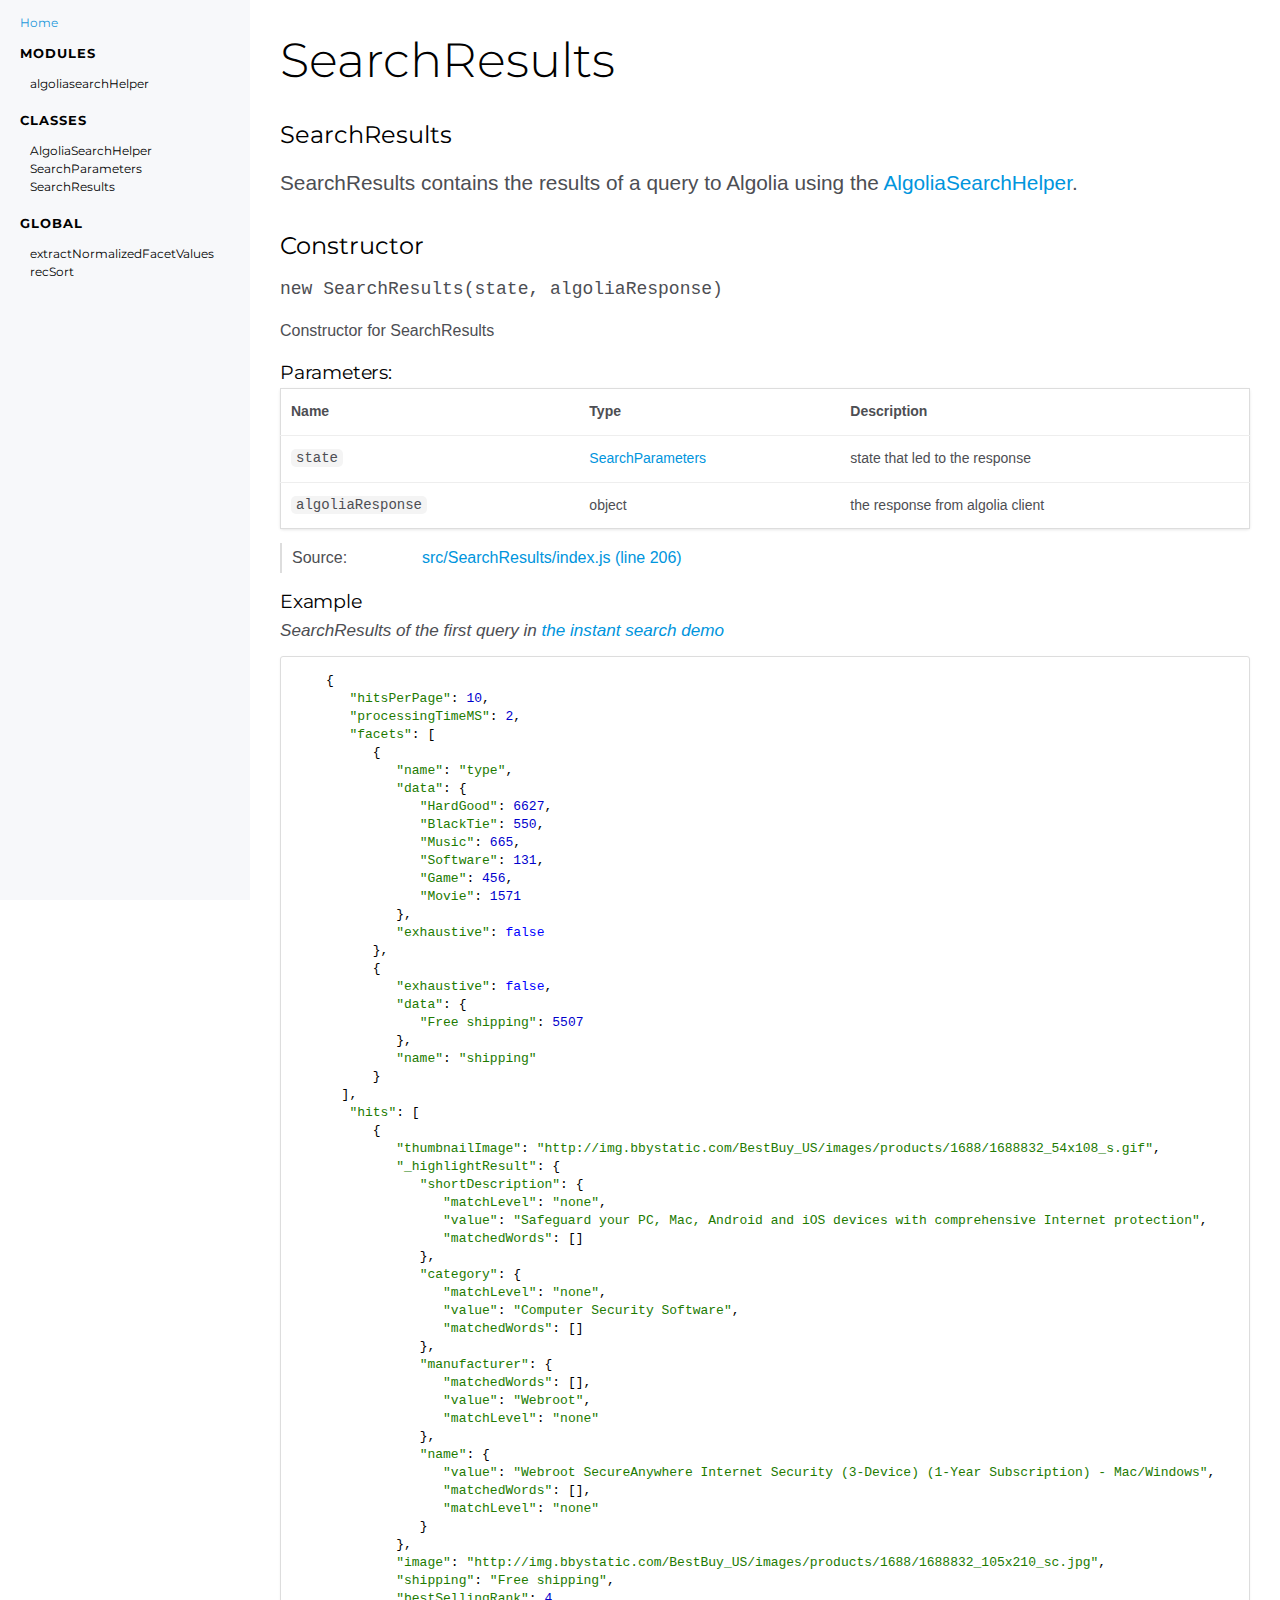
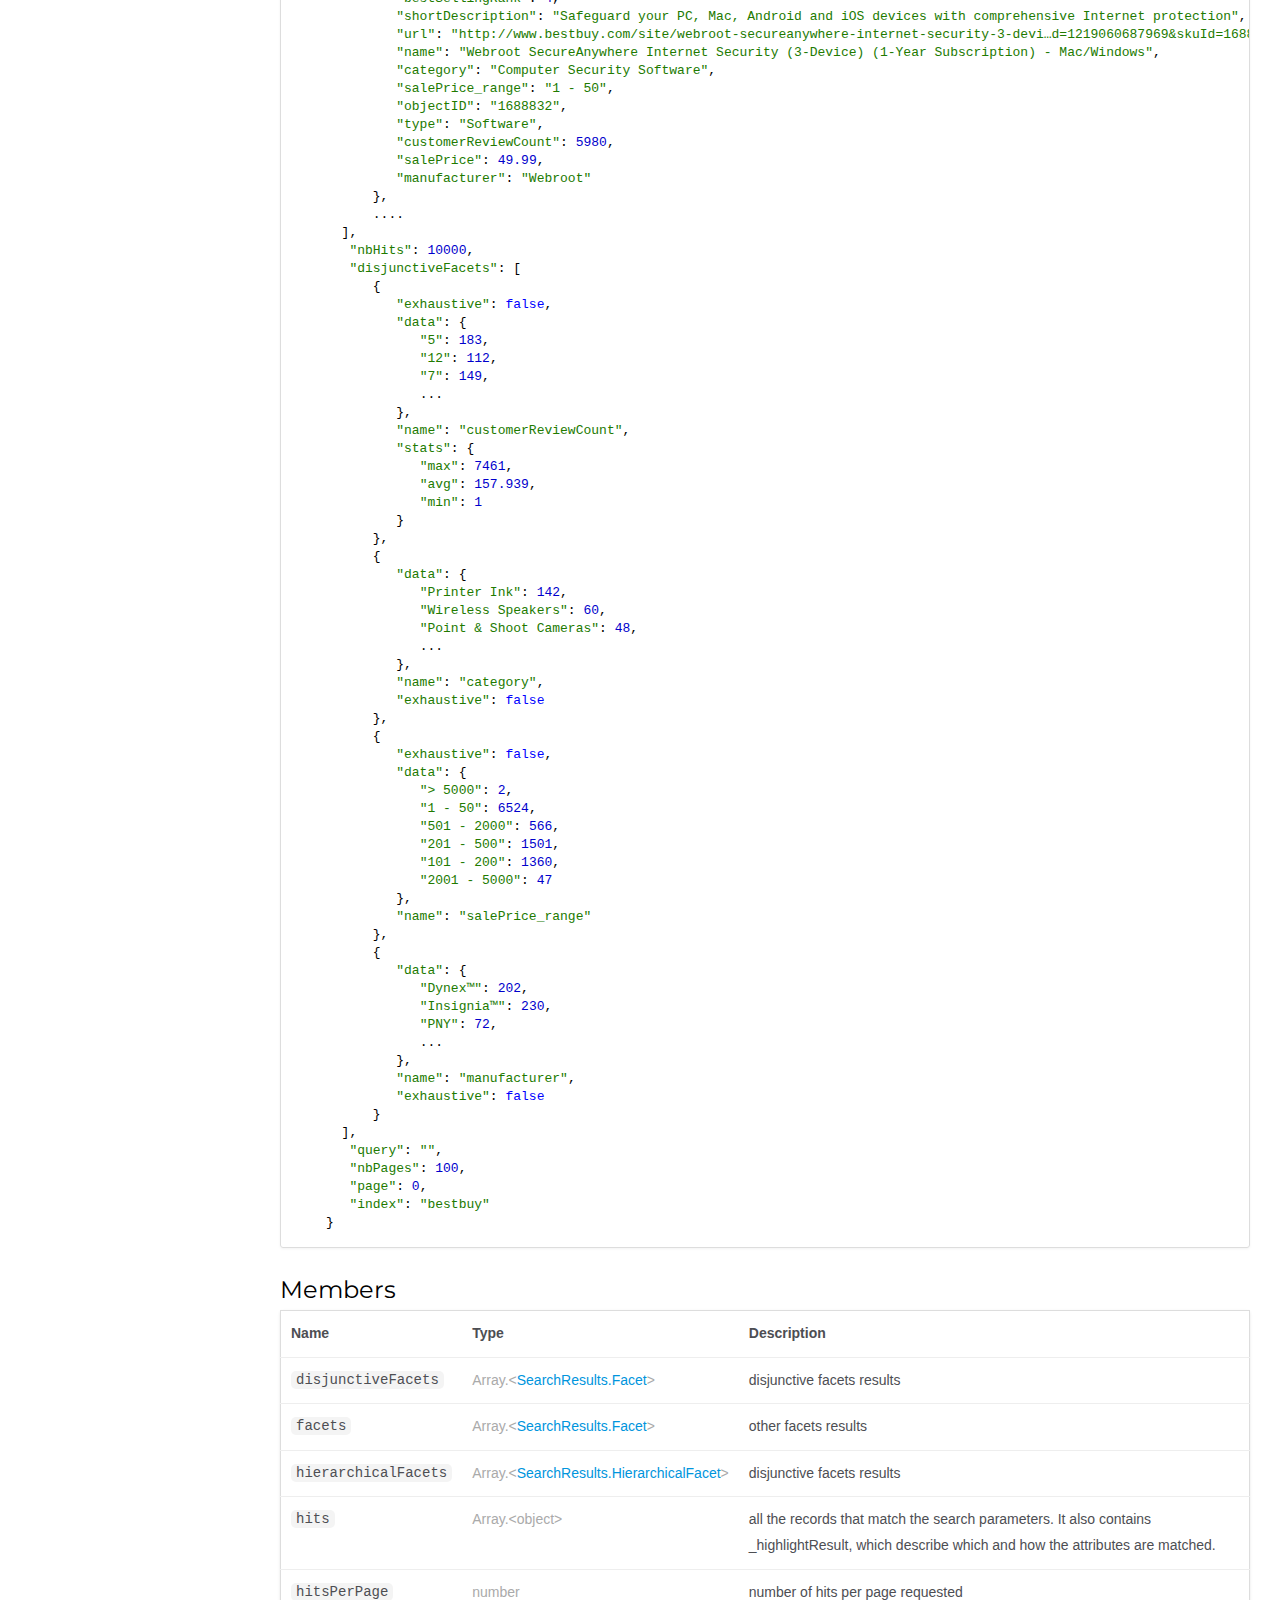
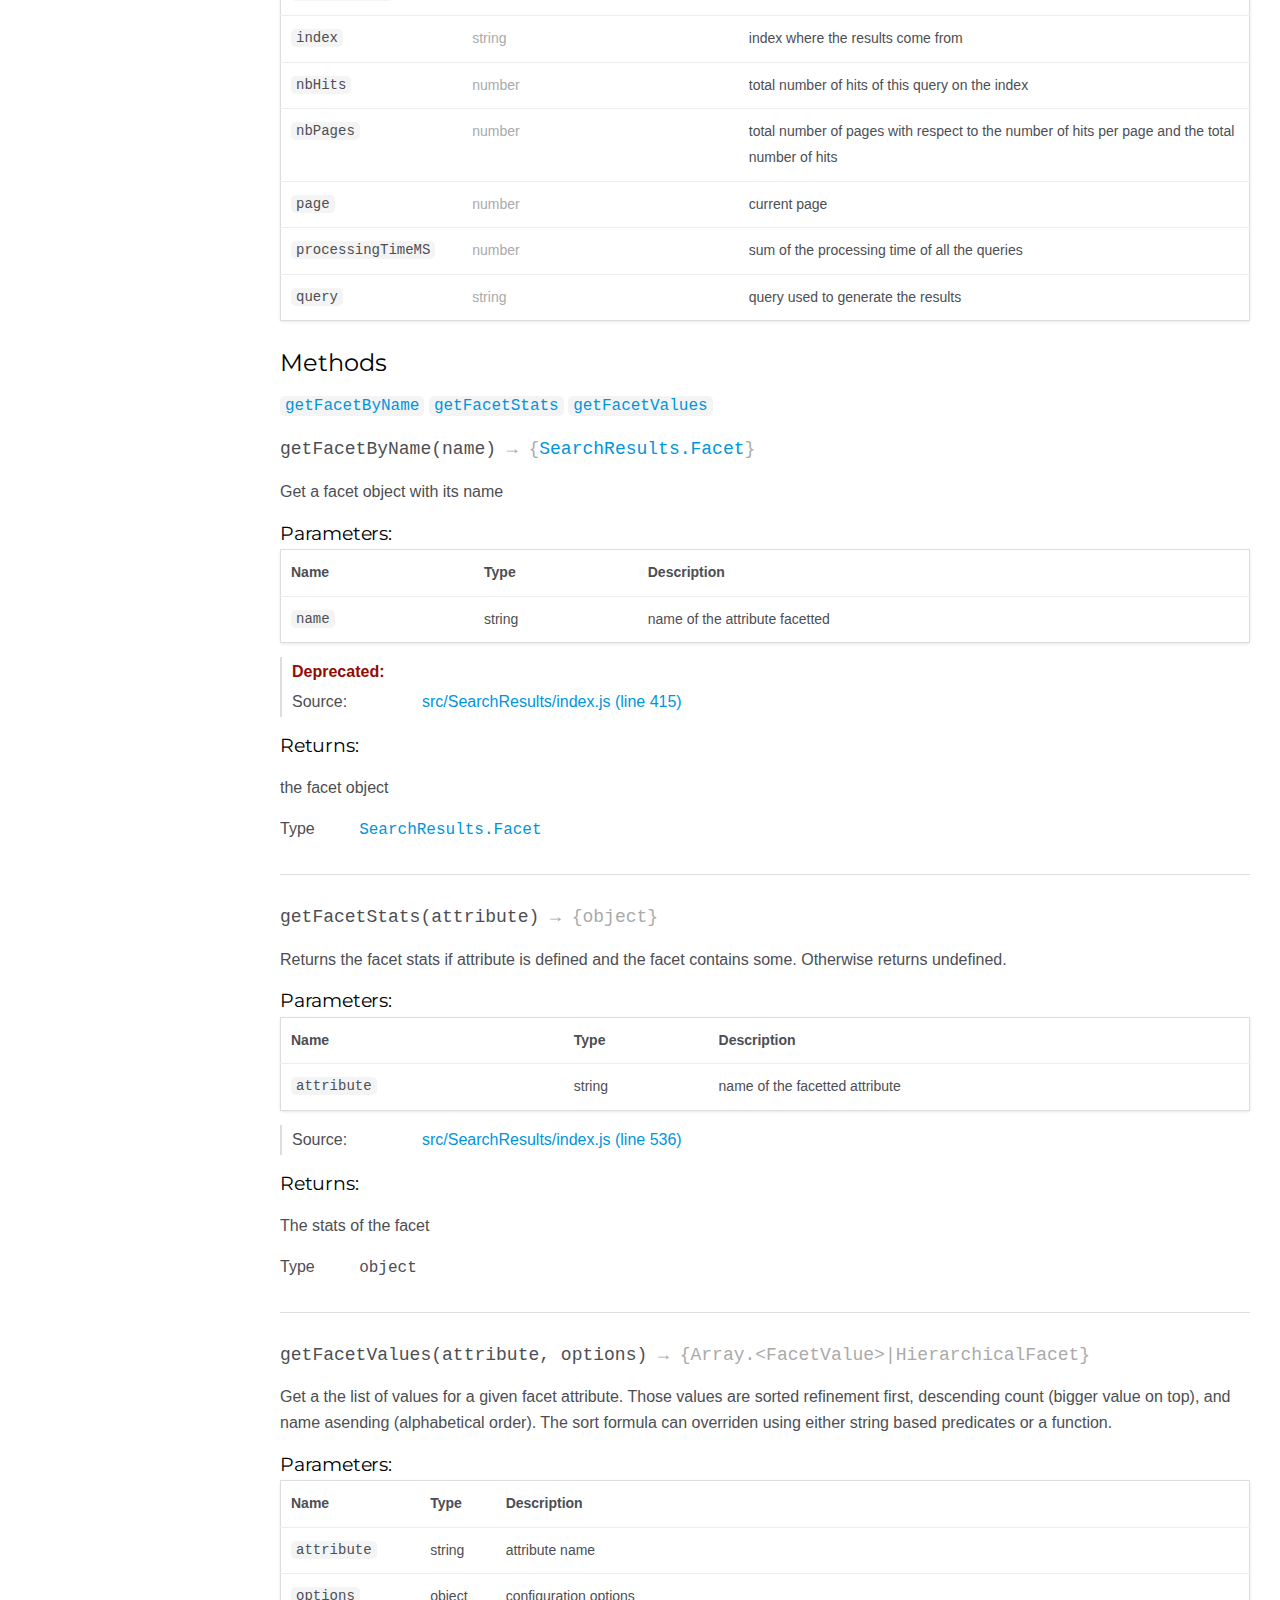
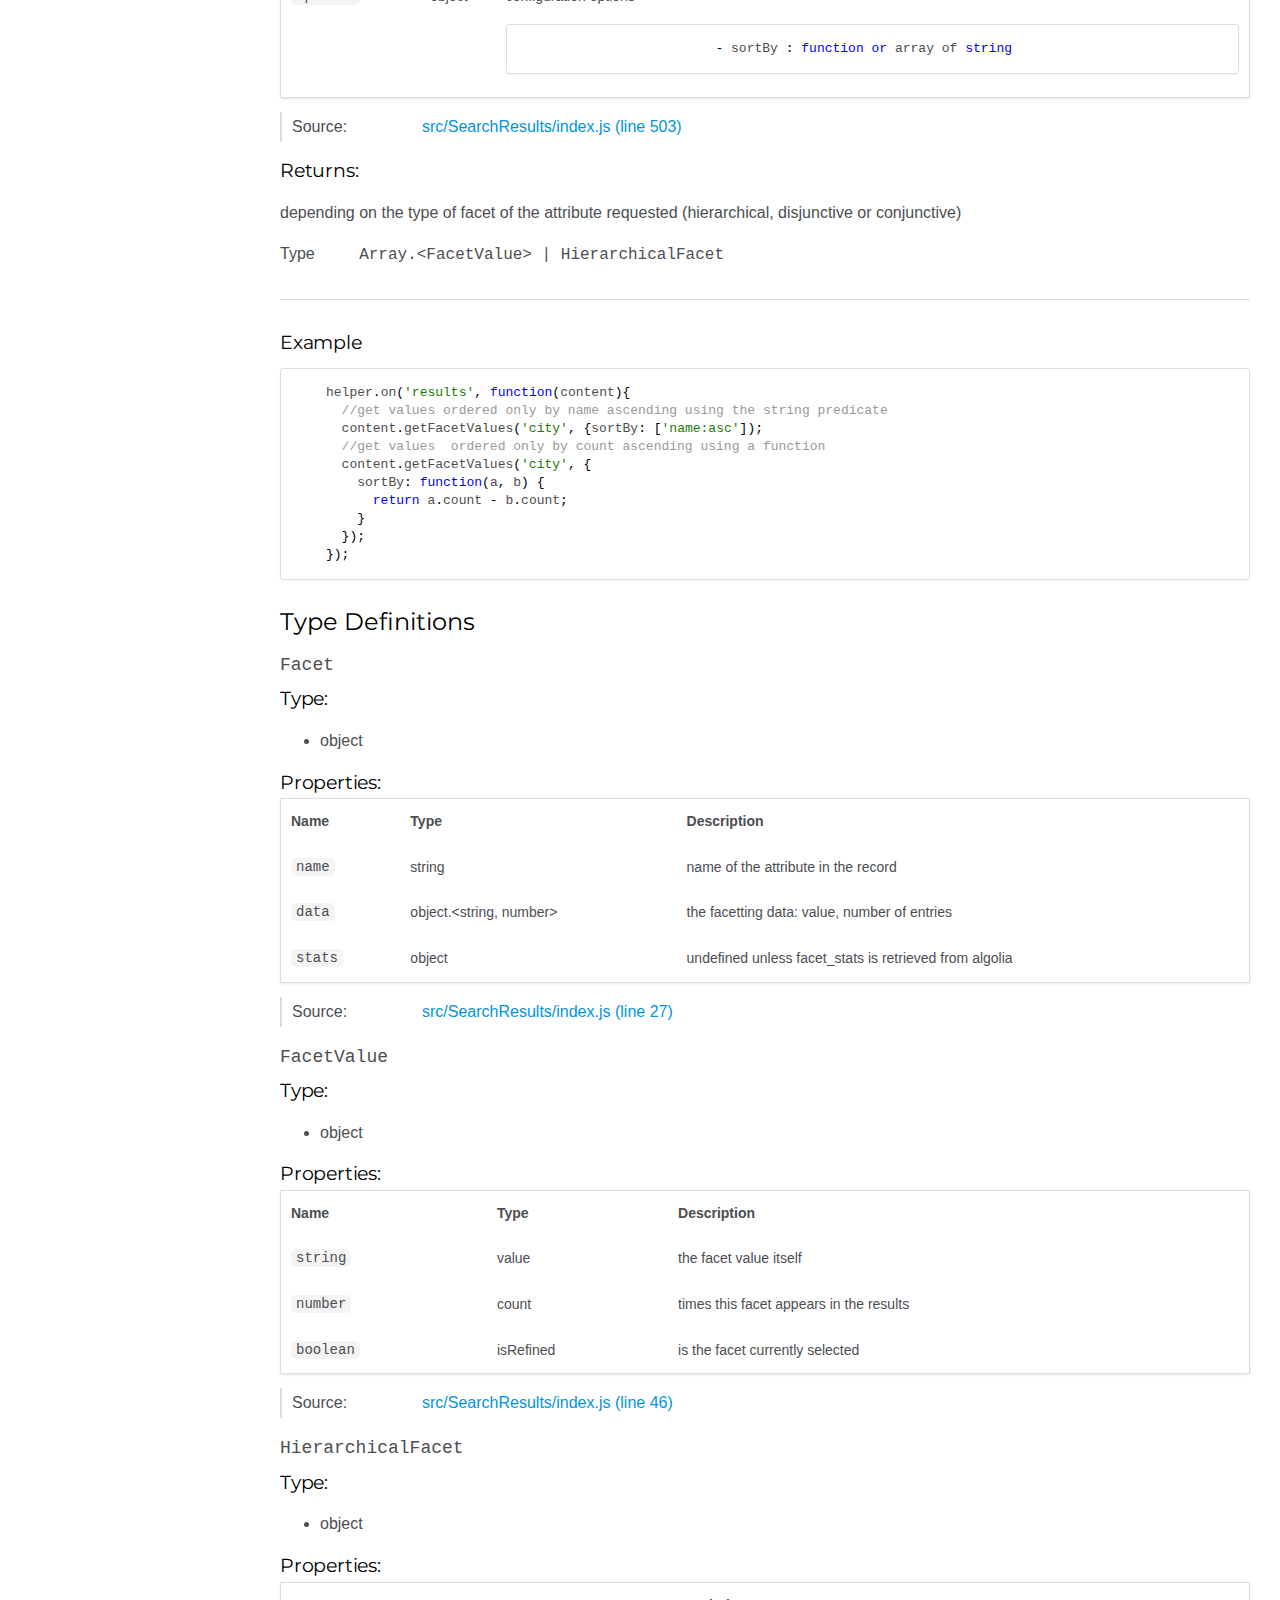
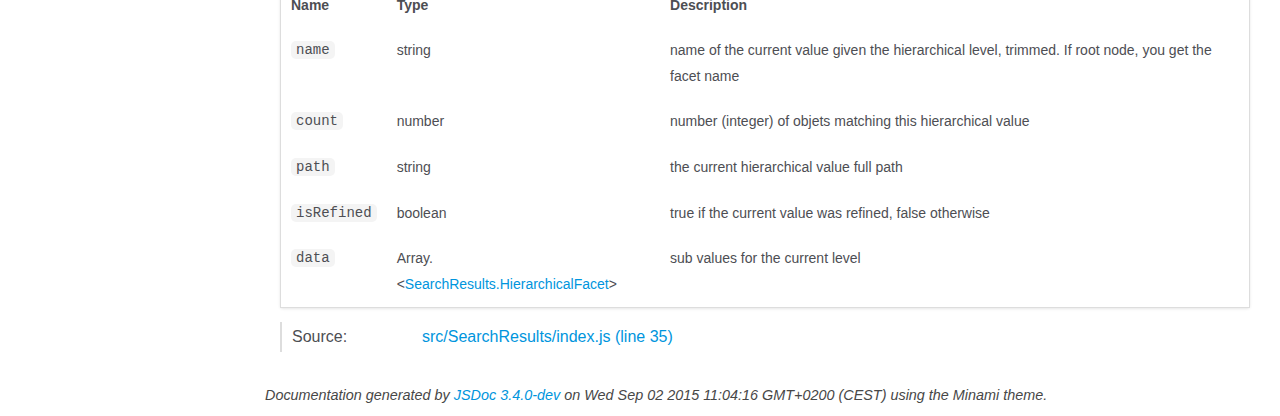
<file: docs/SearchResults.html>
<!DOCTYPE html>
<html lang="en">
<head>
    <meta charset="utf-8">
    <title>SearchResults - Documentation</title>

    <script src="scripts/prettify/prettify.js"></script>
    <script src="scripts/prettify/lang-css.js"></script>
    <!--[if lt IE 9]>
      <script src="//html5shiv.googlecode.com/svn/trunk/html5.js"></script>
    <![endif]-->
    <link type="text/css" rel="stylesheet" href="https://code.ionicframework.com/ionicons/2.0.1/css/ionicons.min.css">
    <link type="text/css" rel="stylesheet" href="styles/prettify-tomorrow.css">
    <link type="text/css" rel="stylesheet" href="styles/jsdoc-default.css">
</head>
<body>

<input type="checkbox" id="nav-trigger" class="nav-trigger" />
<label for="nav-trigger" class="navicon-button x">
  <div class="navicon"></div>
</label>

<label for="nav-trigger" class="overlay"></label>

<nav>
    <h2><a href="index.html">Home</a></h2><h3>Modules</h3><ul><li><a href="module-algoliasearchHelper.html">algoliasearchHelper</a></li></ul><h3>Classes</h3><ul><li><a href="AlgoliaSearchHelper.html">AlgoliaSearchHelper</a></li><li><a href="SearchParameters.html">SearchParameters</a></li><li><a href="SearchResults.html">SearchResults</a></li></ul><h3>Global</h3><ul><li><a href="global.html#extractNormalizedFacetValues">extractNormalizedFacetValues</a></li><li><a href="global.html#recSort">recSort</a></li></ul>
</nav>

<div id="main">
    
    <h1 class="page-title">SearchResults</h1>
    

    





<section>

<header>
    
        <h2>
        SearchResults
        </h2>
        
            <div class="class-description"><p>SearchResults contains the results of a query to Algolia using the
<a href="AlgoliaSearchHelper.html">AlgoliaSearchHelper</a>.</p></div>
        
    
</header>

<article>
    <div class="container-overview">

    
        

    
    <h2>Constructor</h2>
    

    <h4 class="name" id="SearchResults"><span class="type-signature"></span>new SearchResults<span class="signature">(state, algoliaResponse)</span><span class="type-signature"></span></h4>

    



<div class="description">
    <p>Constructor for SearchResults</p>
</div>









    <h5>Parameters:</h5>
    

<table class="params">
    <thead>
    <tr>
        
        <th>Name</th>
        

        <th>Type</th>

        

        

        <th class="last">Description</th>
    </tr>
    </thead>

    <tbody>
    

        <tr>
            
                <td class="name"><code>state</code></td>
            

            <td class="type">
            
                
<span class="param-type"><a href="SearchParameters.html">SearchParameters</a></span>


            
            </td>

            

            

            <td class="description last"><p>state that led to the response</p></td>
        </tr>

    

        <tr>
            
                <td class="name"><code>algoliaResponse</code></td>
            

            <td class="type">
            
                
<span class="param-type">object</span>


            
            </td>

            

            

            <td class="description last"><p>the response from algolia client</p></td>
        </tr>

    
    </tbody>
</table>






<dl class="details">

    

    

    

    

    

    

    

    

    

    

    

    

    
    <dt class="tag-source">Source:</dt>
    <dd class="tag-source"><ul class="dummy"><li>
        <a href="src_SearchResults_index.js.html#line206">src/SearchResults/index.js (line 206)</a>
    </li></ul></dd>
    

    

    

    
</dl>















    <h5>Example</h5>
    
        <p class="code-caption">SearchResults of the first query in <a href="http://demos.algolia.com/instant-search-demo">the instant search demo</a></p>
    
    <pre class="prettyprint"><code>{
   "hitsPerPage": 10,
   "processingTimeMS": 2,
   "facets": [
      {
         "name": "type",
         "data": {
            "HardGood": 6627,
            "BlackTie": 550,
            "Music": 665,
            "Software": 131,
            "Game": 456,
            "Movie": 1571
         },
         "exhaustive": false
      },
      {
         "exhaustive": false,
         "data": {
            "Free shipping": 5507
         },
         "name": "shipping"
      }
  ],
   "hits": [
      {
         "thumbnailImage": "http://img.bbystatic.com/BestBuy_US/images/products/1688/1688832_54x108_s.gif",
         "_highlightResult": {
            "shortDescription": {
               "matchLevel": "none",
               "value": "Safeguard your PC, Mac, Android and iOS devices with comprehensive Internet protection",
               "matchedWords": []
            },
            "category": {
               "matchLevel": "none",
               "value": "Computer Security Software",
               "matchedWords": []
            },
            "manufacturer": {
               "matchedWords": [],
               "value": "Webroot",
               "matchLevel": "none"
            },
            "name": {
               "value": "Webroot SecureAnywhere Internet Security (3-Device) (1-Year Subscription) - Mac/Windows",
               "matchedWords": [],
               "matchLevel": "none"
            }
         },
         "image": "http://img.bbystatic.com/BestBuy_US/images/products/1688/1688832_105x210_sc.jpg",
         "shipping": "Free shipping",
         "bestSellingRank": 4,
         "shortDescription": "Safeguard your PC, Mac, Android and iOS devices with comprehensive Internet protection",
         "url": "http://www.bestbuy.com/site/webroot-secureanywhere-internet-security-3-devi…d=1219060687969&amp;skuId=1688832&amp;cmp=RMX&amp;ky=2d3GfEmNIzjA0vkzveHdZEBgpPCyMnLTJ",
         "name": "Webroot SecureAnywhere Internet Security (3-Device) (1-Year Subscription) - Mac/Windows",
         "category": "Computer Security Software",
         "salePrice_range": "1 - 50",
         "objectID": "1688832",
         "type": "Software",
         "customerReviewCount": 5980,
         "salePrice": 49.99,
         "manufacturer": "Webroot"
      },
      ....
  ],
   "nbHits": 10000,
   "disjunctiveFacets": [
      {
         "exhaustive": false,
         "data": {
            "5": 183,
            "12": 112,
            "7": 149,
            ...
         },
         "name": "customerReviewCount",
         "stats": {
            "max": 7461,
            "avg": 157.939,
            "min": 1
         }
      },
      {
         "data": {
            "Printer Ink": 142,
            "Wireless Speakers": 60,
            "Point &amp; Shoot Cameras": 48,
            ...
         },
         "name": "category",
         "exhaustive": false
      },
      {
         "exhaustive": false,
         "data": {
            "> 5000": 2,
            "1 - 50": 6524,
            "501 - 2000": 566,
            "201 - 500": 1501,
            "101 - 200": 1360,
            "2001 - 5000": 47
         },
         "name": "salePrice_range"
      },
      {
         "data": {
            "Dynex™": 202,
            "Insignia™": 230,
            "PNY": 72,
            ...
         },
         "name": "manufacturer",
         "exhaustive": false
      }
  ],
   "query": "",
   "nbPages": 100,
   "page": 0,
   "index": "bestbuy"
}</code></pre>



    
    </div>

    

    

    

     

    

    
        <h3 class="subsection-title">Members</h3>

        
<table class="params">
<thead>
  <tr>
    <th>Name</th>
    <th>Type</th>
    <th class="last">Description</th>
  </tr>
</thead>

  <tr id="disjunctiveFacets">
    <td class="name" ><code>disjunctiveFacets</code></td>
    <td class="type-signature">Array.&lt;<a href="SearchResults.html#.Facet">SearchResults.Facet</a>></td>
    <td class="description">
      <p>disjunctive facets results</p>
      
    </td>
  </tr>

  <tr id="facets">
    <td class="name" ><code>facets</code></td>
    <td class="type-signature">Array.&lt;<a href="SearchResults.html#.Facet">SearchResults.Facet</a>></td>
    <td class="description">
      <p>other facets results</p>
      
    </td>
  </tr>

  <tr id="hierarchicalFacets">
    <td class="name" ><code>hierarchicalFacets</code></td>
    <td class="type-signature">Array.&lt;<a href="SearchResults.html#.HierarchicalFacet">SearchResults.HierarchicalFacet</a>></td>
    <td class="description">
      <p>disjunctive facets results</p>
      
    </td>
  </tr>

  <tr id="hits">
    <td class="name" ><code>hits</code></td>
    <td class="type-signature">Array.&lt;object></td>
    <td class="description">
      <p>all the records that match the search parameters. It also contains _highlightResult,
which describe which and how the attributes are matched.</p>
      
    </td>
  </tr>

  <tr id="hitsPerPage">
    <td class="name" ><code>hitsPerPage</code></td>
    <td class="type-signature">number</td>
    <td class="description">
      <p>number of hits per page requested</p>
      
    </td>
  </tr>

  <tr id="index">
    <td class="name" ><code>index</code></td>
    <td class="type-signature">string</td>
    <td class="description">
      <p>index where the results come from</p>
      
    </td>
  </tr>

  <tr id="nbHits">
    <td class="name" ><code>nbHits</code></td>
    <td class="type-signature">number</td>
    <td class="description">
      <p>total number of hits of this query on the index</p>
      
    </td>
  </tr>

  <tr id="nbPages">
    <td class="name" ><code>nbPages</code></td>
    <td class="type-signature">number</td>
    <td class="description">
      <p>total number of pages with respect to the number of hits per page and the total number of hits</p>
      
    </td>
  </tr>

  <tr id="page">
    <td class="name" ><code>page</code></td>
    <td class="type-signature">number</td>
    <td class="description">
      <p>current page</p>
      
    </td>
  </tr>

  <tr id="processingTimeMS">
    <td class="name" ><code>processingTimeMS</code></td>
    <td class="type-signature">number</td>
    <td class="description">
      <p>sum of the processing time of all the queries</p>
      
    </td>
  </tr>

  <tr id="query">
    <td class="name" ><code>query</code></td>
    <td class="type-signature">string</td>
    <td class="description">
      <p>query used to generate the results</p>
      
    </td>
  </tr>

</table>

    

    
        <h3 class="subsection-title">Methods</h3>

        <p>
        
          <code><a href="#getFacetByName">getFacetByName</a></code>
        
          <code><a href="#getFacetStats">getFacetStats</a></code>
        
          <code><a href="#getFacetValues">getFacetValues</a></code>
        
        </p>

        
            

    

    <h4 class="name" id="getFacetByName"><span class="type-signature"></span>getFacetByName<span class="signature">(name)</span><span class="type-signature"> &rarr; {<a href="SearchResults.html#.Facet">SearchResults.Facet</a>}</span></h4>

    



<div class="description">
    <p>Get a facet object with its name</p>
</div>









    <h5>Parameters:</h5>
    

<table class="params">
    <thead>
    <tr>
        
        <th>Name</th>
        

        <th>Type</th>

        

        

        <th class="last">Description</th>
    </tr>
    </thead>

    <tbody>
    

        <tr>
            
                <td class="name"><code>name</code></td>
            

            <td class="type">
            
                
<span class="param-type">string</span>


            
            </td>

            

            

            <td class="description last"><p>name of the attribute facetted</p></td>
        </tr>

    
    </tbody>
</table>






<dl class="details">

    

    

    

    

    

    

    

    
        <dt class="important tag-deprecated">Deprecated:</dt><dd class="yes-def tag-deprecated"><ul class="dummy"><li>Yes</li></ul></dd>
    

    

    

    

    

    
    <dt class="tag-source">Source:</dt>
    <dd class="tag-source"><ul class="dummy"><li>
        <a href="src_SearchResults_index.js.html#line415">src/SearchResults/index.js (line 415)</a>
    </li></ul></dd>
    

    

    

    
</dl>













<h5>Returns:</h5>

        
<div class="param-desc">
    <p>the facet object</p>
</div>



<dl class="param-type">
    <dt>
        Type
    </dt>
    <dd>
        
<span class="param-type"><a href="SearchResults.html#.Facet">SearchResults.Facet</a></span>


    </dd>
</dl>

    



        
            

    

    <h4 class="name" id="getFacetStats"><span class="type-signature"></span>getFacetStats<span class="signature">(attribute)</span><span class="type-signature"> &rarr; {object}</span></h4>

    



<div class="description">
    <p>Returns the facet stats if attribute is defined and the facet contains some.
Otherwise returns undefined.</p>
</div>









    <h5>Parameters:</h5>
    

<table class="params">
    <thead>
    <tr>
        
        <th>Name</th>
        

        <th>Type</th>

        

        

        <th class="last">Description</th>
    </tr>
    </thead>

    <tbody>
    

        <tr>
            
                <td class="name"><code>attribute</code></td>
            

            <td class="type">
            
                
<span class="param-type">string</span>


            
            </td>

            

            

            <td class="description last"><p>name of the facetted attribute</p></td>
        </tr>

    
    </tbody>
</table>






<dl class="details">

    

    

    

    

    

    

    

    

    

    

    

    

    
    <dt class="tag-source">Source:</dt>
    <dd class="tag-source"><ul class="dummy"><li>
        <a href="src_SearchResults_index.js.html#line536">src/SearchResults/index.js (line 536)</a>
    </li></ul></dd>
    

    

    

    
</dl>













<h5>Returns:</h5>

        
<div class="param-desc">
    <p>The stats of the facet</p>
</div>



<dl class="param-type">
    <dt>
        Type
    </dt>
    <dd>
        
<span class="param-type">object</span>


    </dd>
</dl>

    



        
            

    

    <h4 class="name" id="getFacetValues"><span class="type-signature"></span>getFacetValues<span class="signature">(attribute, options)</span><span class="type-signature"> &rarr; {Array.&lt;FacetValue>|HierarchicalFacet}</span></h4>

    



<div class="description">
    <p>Get a the list of values for a given facet attribute. Those values are sorted
refinement first, descending count (bigger value on top), and name asending
(alphabetical order). The sort formula can overriden using either string based
predicates or a function.</p>
</div>









    <h5>Parameters:</h5>
    

<table class="params">
    <thead>
    <tr>
        
        <th>Name</th>
        

        <th>Type</th>

        

        

        <th class="last">Description</th>
    </tr>
    </thead>

    <tbody>
    

        <tr>
            
                <td class="name"><code>attribute</code></td>
            

            <td class="type">
            
                
<span class="param-type">string</span>


            
            </td>

            

            

            <td class="description last"><p>attribute name</p></td>
        </tr>

    

        <tr>
            
                <td class="name"><code>options</code></td>
            

            <td class="type">
            
                
<span class="param-type">object</span>


            
            </td>

            

            

            <td class="description last"><p>configuration options</p>
<pre class="prettyprint source"><code>                     - sortBy : function or array of string</code></pre></td>
        </tr>

    
    </tbody>
</table>






<dl class="details">

    

    

    

    

    

    

    

    

    

    

    

    

    
    <dt class="tag-source">Source:</dt>
    <dd class="tag-source"><ul class="dummy"><li>
        <a href="src_SearchResults_index.js.html#line503">src/SearchResults/index.js (line 503)</a>
    </li></ul></dd>
    

    

    

    
</dl>













<h5>Returns:</h5>

        
<div class="param-desc">
    <p>depending on the type of facet of
the attribute requested (hierarchical, disjunctive or conjunctive)</p>
</div>



<dl class="param-type">
    <dt>
        Type
    </dt>
    <dd>
        
<span class="param-type">Array.&lt;FacetValue></span>
|

<span class="param-type">HierarchicalFacet</span>


    </dd>
</dl>

    


    <h5>Example</h5>
    
    <pre class="prettyprint"><code>helper.on('results', function(content){
  //get values ordered only by name ascending using the string predicate
  content.getFacetValues('city', {sortBy: ['name:asc']);
  //get values  ordered only by count ascending using a function
  content.getFacetValues('city', {
    sortBy: function(a, b) {
      return a.count - b.count;
    }
  });
});</code></pre>



        
    

    
        <h3 class="subsection-title">Type Definitions</h3>

        
                
<h4 class="name" id=".Facet">Facet</h4>






    <h5>Type:</h5>
    <ul>
        <li>
            
<span class="param-type">object</span>


        </li>
    </ul>





    <h5 class="subsection-title">Properties:</h5>

    

<table class="props">
    <thead>
    <tr>
        
        <th>Name</th>
        

        <th>Type</th>

        

        

        <th class="last">Description</th>
    </tr>
    </thead>

    <tbody>
    

        <tr>
            
                <td class="name"><code>name</code></td>
            

            <td class="type">
            
                
<span class="param-type">string</span>


            
            </td>

            

            

            <td class="description last"><p>name of the attribute in the record</p></td>
        </tr>

    

        <tr>
            
                <td class="name"><code>data</code></td>
            

            <td class="type">
            
                
<span class="param-type">object.&lt;string, number></span>


            
            </td>

            

            

            <td class="description last"><p>the facetting data: value, number of entries</p></td>
        </tr>

    

        <tr>
            
                <td class="name"><code>stats</code></td>
            

            <td class="type">
            
                
<span class="param-type">object</span>


            
            </td>

            

            

            <td class="description last"><p>undefined unless facet_stats is retrieved from algolia</p></td>
        </tr>

    
    </tbody>
</table>




<dl class="details">

    

    

    

    

    

    

    

    

    

    

    

    

    
    <dt class="tag-source">Source:</dt>
    <dd class="tag-source"><ul class="dummy"><li>
        <a href="src_SearchResults_index.js.html#line27">src/SearchResults/index.js (line 27)</a>
    </li></ul></dd>
    

    

    

    
</dl>






            
                
<h4 class="name" id=".FacetValue">FacetValue</h4>






    <h5>Type:</h5>
    <ul>
        <li>
            
<span class="param-type">object</span>


        </li>
    </ul>





    <h5 class="subsection-title">Properties:</h5>

    

<table class="props">
    <thead>
    <tr>
        
        <th>Name</th>
        

        <th>Type</th>

        

        

        <th class="last">Description</th>
    </tr>
    </thead>

    <tbody>
    

        <tr>
            
                <td class="name"><code>string</code></td>
            

            <td class="type">
            
                
<span class="param-type">value</span>


            
            </td>

            

            

            <td class="description last"><p>the facet value itself</p></td>
        </tr>

    

        <tr>
            
                <td class="name"><code>number</code></td>
            

            <td class="type">
            
                
<span class="param-type">count</span>


            
            </td>

            

            

            <td class="description last"><p>times this facet appears in the results</p></td>
        </tr>

    

        <tr>
            
                <td class="name"><code>boolean</code></td>
            

            <td class="type">
            
                
<span class="param-type">isRefined</span>


            
            </td>

            

            

            <td class="description last"><p>is the facet currently selected</p></td>
        </tr>

    
    </tbody>
</table>




<dl class="details">

    

    

    

    

    

    

    

    

    

    

    

    

    
    <dt class="tag-source">Source:</dt>
    <dd class="tag-source"><ul class="dummy"><li>
        <a href="src_SearchResults_index.js.html#line46">src/SearchResults/index.js (line 46)</a>
    </li></ul></dd>
    

    

    

    
</dl>






            
                
<h4 class="name" id=".HierarchicalFacet">HierarchicalFacet</h4>






    <h5>Type:</h5>
    <ul>
        <li>
            
<span class="param-type">object</span>


        </li>
    </ul>





    <h5 class="subsection-title">Properties:</h5>

    

<table class="props">
    <thead>
    <tr>
        
        <th>Name</th>
        

        <th>Type</th>

        

        

        <th class="last">Description</th>
    </tr>
    </thead>

    <tbody>
    

        <tr>
            
                <td class="name"><code>name</code></td>
            

            <td class="type">
            
                
<span class="param-type">string</span>


            
            </td>

            

            

            <td class="description last"><p>name of the current value given the hierarchical level, trimmed.
                        If root node, you get the facet name</p></td>
        </tr>

    

        <tr>
            
                <td class="name"><code>count</code></td>
            

            <td class="type">
            
                
<span class="param-type">number</span>


            
            </td>

            

            

            <td class="description last"><p>number (integer) of objets matching this hierarchical value</p></td>
        </tr>

    

        <tr>
            
                <td class="name"><code>path</code></td>
            

            <td class="type">
            
                
<span class="param-type">string</span>


            
            </td>

            

            

            <td class="description last"><p>the current hierarchical value full path</p></td>
        </tr>

    

        <tr>
            
                <td class="name"><code>isRefined</code></td>
            

            <td class="type">
            
                
<span class="param-type">boolean</span>


            
            </td>

            

            

            <td class="description last"><p>true if the current value was refined, false otherwise</p></td>
        </tr>

    

        <tr>
            
                <td class="name"><code>data</code></td>
            

            <td class="type">
            
                
<span class="param-type">Array.&lt;<a href="SearchResults.html#.HierarchicalFacet">SearchResults.HierarchicalFacet</a>></span>


            
            </td>

            

            

            <td class="description last"><p>sub values for the current level</p></td>
        </tr>

    
    </tbody>
</table>




<dl class="details">

    

    

    

    

    

    

    

    

    

    

    

    

    
    <dt class="tag-source">Source:</dt>
    <dd class="tag-source"><ul class="dummy"><li>
        <a href="src_SearchResults_index.js.html#line35">src/SearchResults/index.js (line 35)</a>
    </li></ul></dd>
    

    

    

    
</dl>






            
    

    
</article>

</section>




</div>

<br class="clear">

<footer>
    Documentation generated by <a href="https://github.com/jsdoc3/jsdoc">JSDoc 3.4.0-dev</a> on Wed Sep 02 2015 11:04:16 GMT+0200 (CEST) using the Minami theme.
</footer>

<script>prettyPrint();</script>
<script src="scripts/linenumber.js"></script>
</body>
</html>
</file>
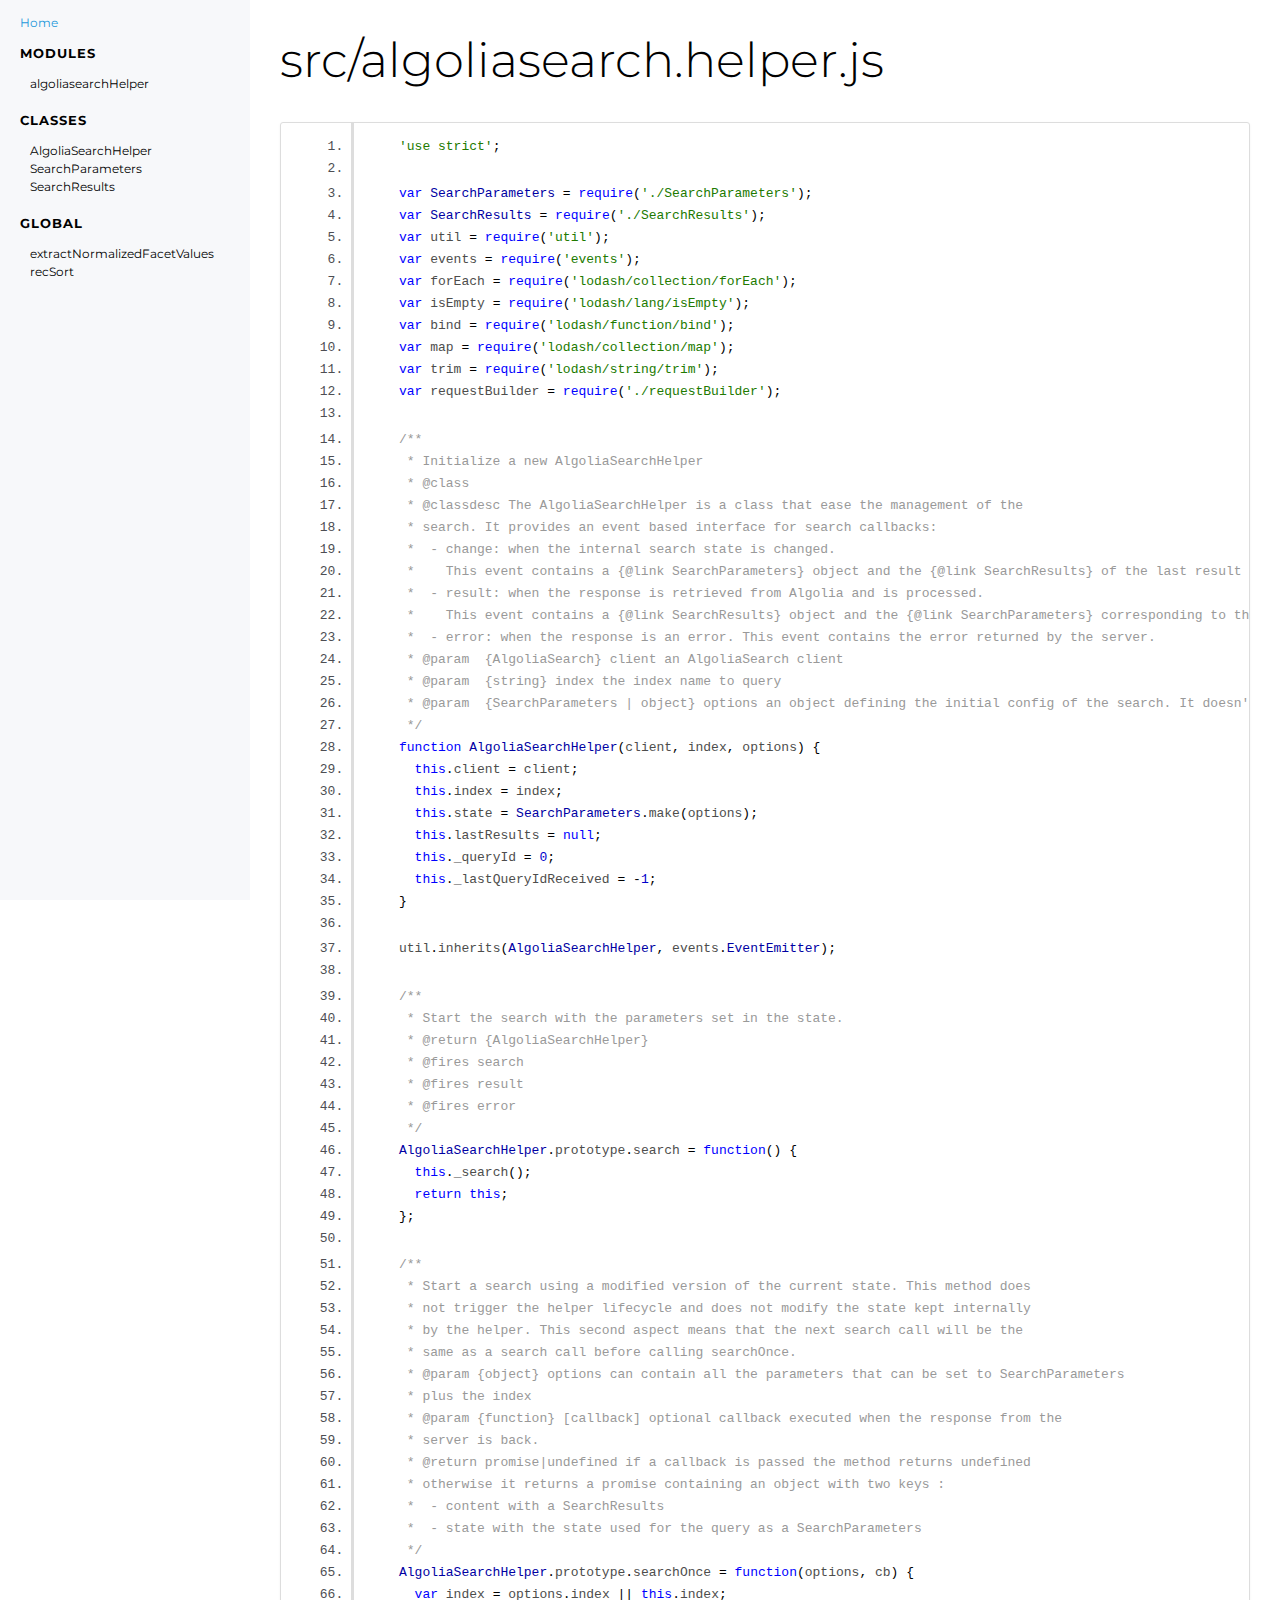
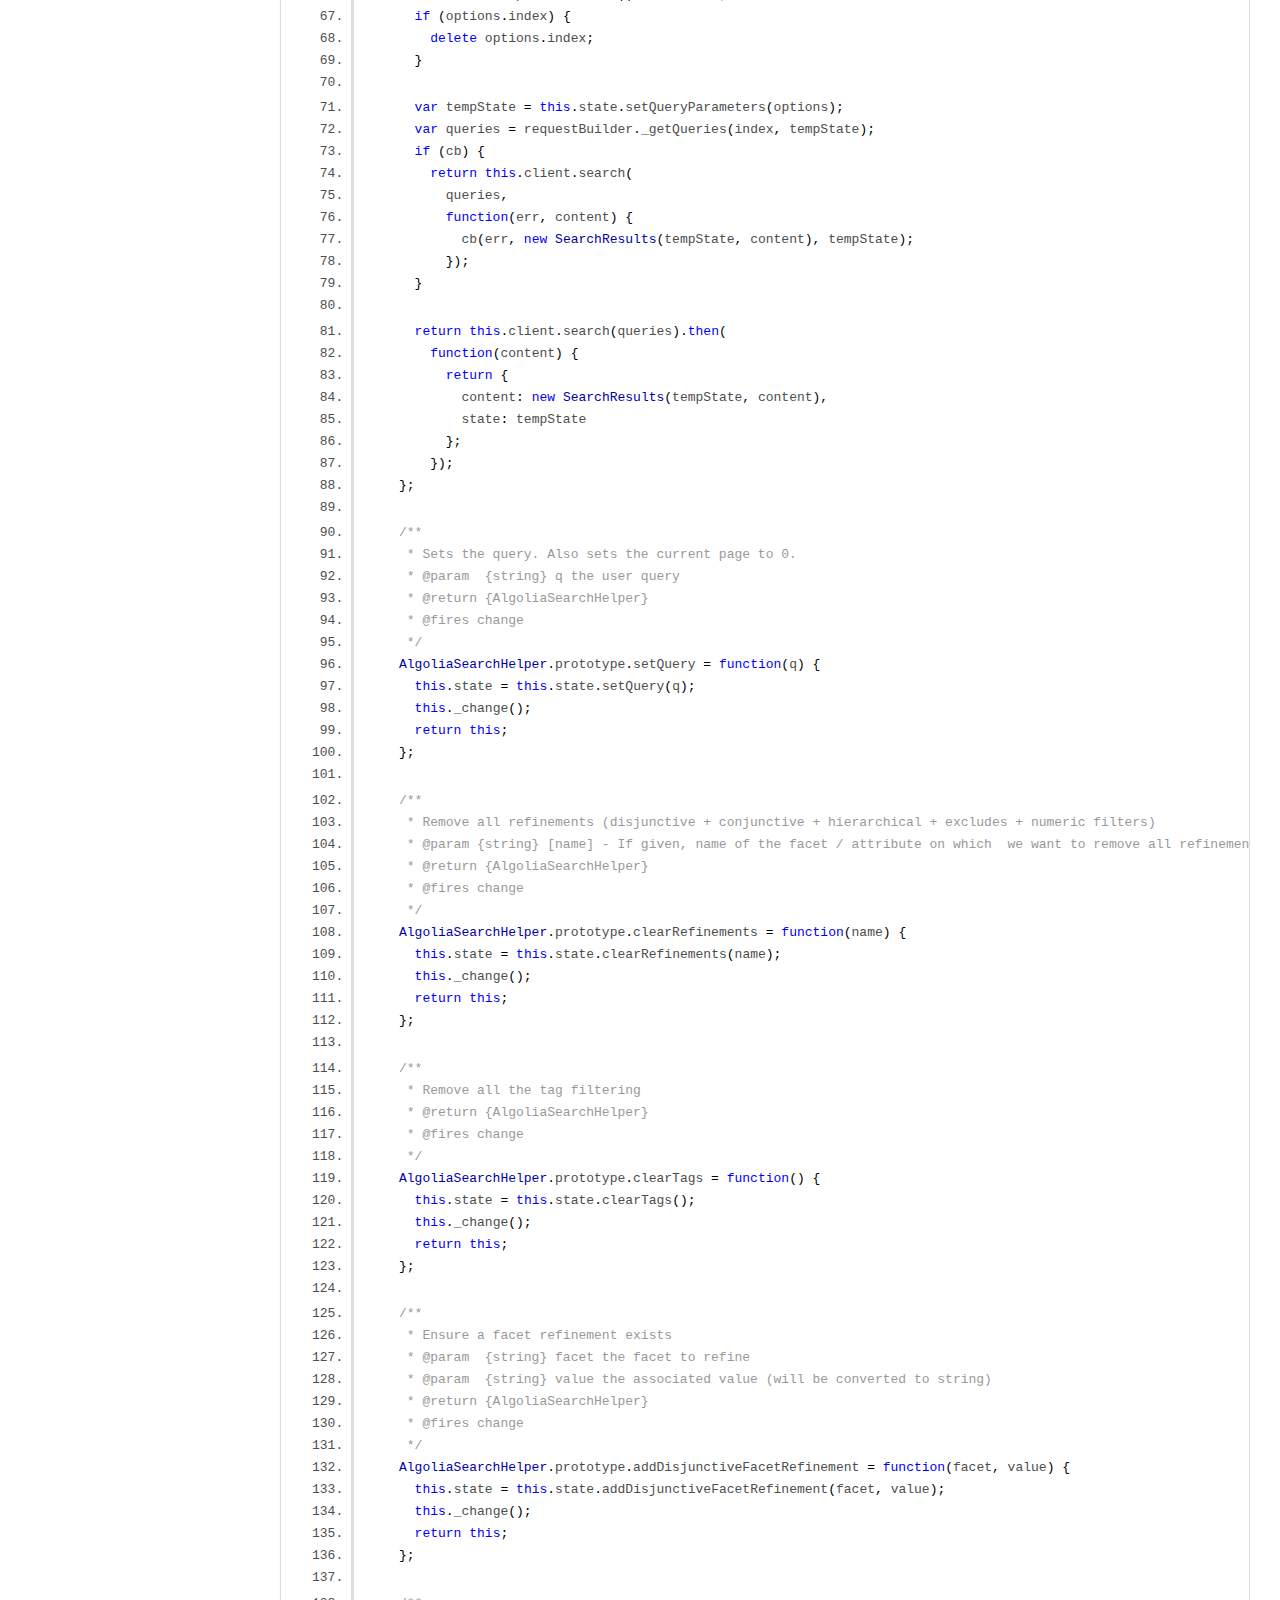
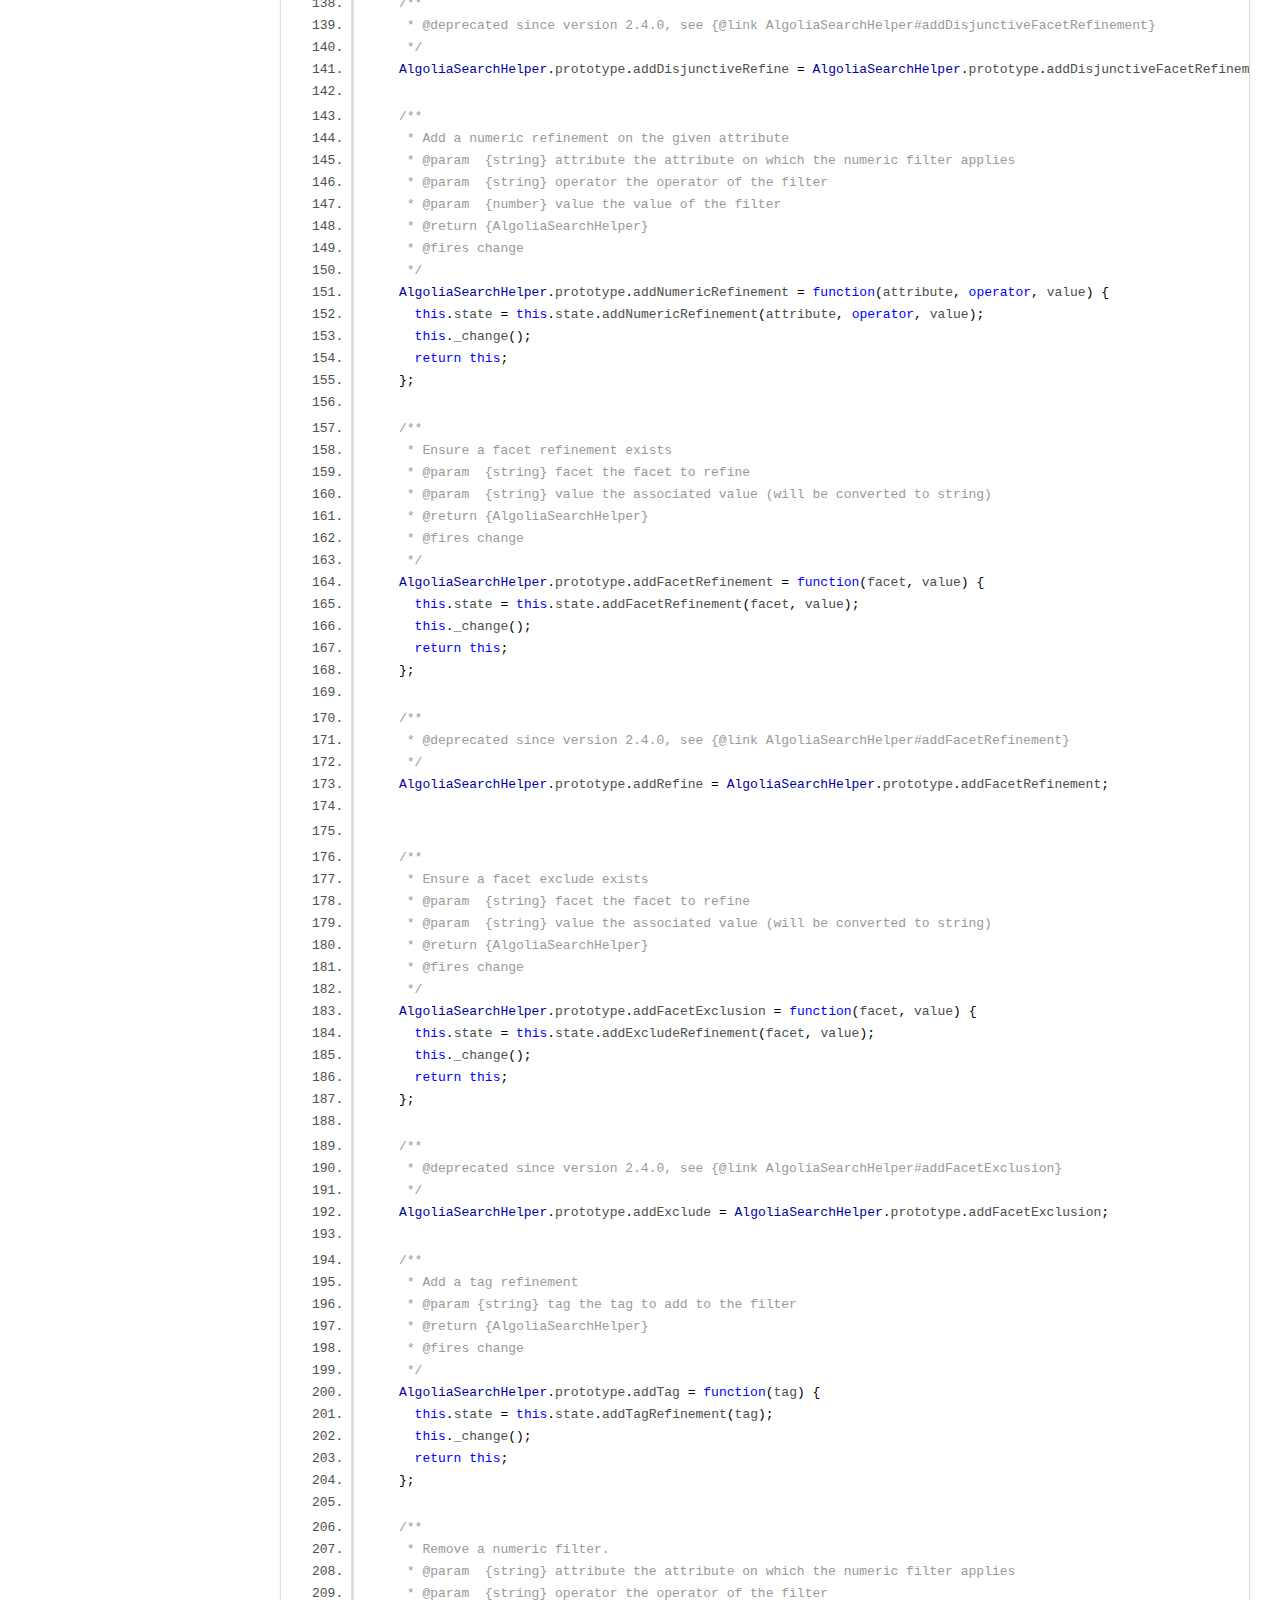
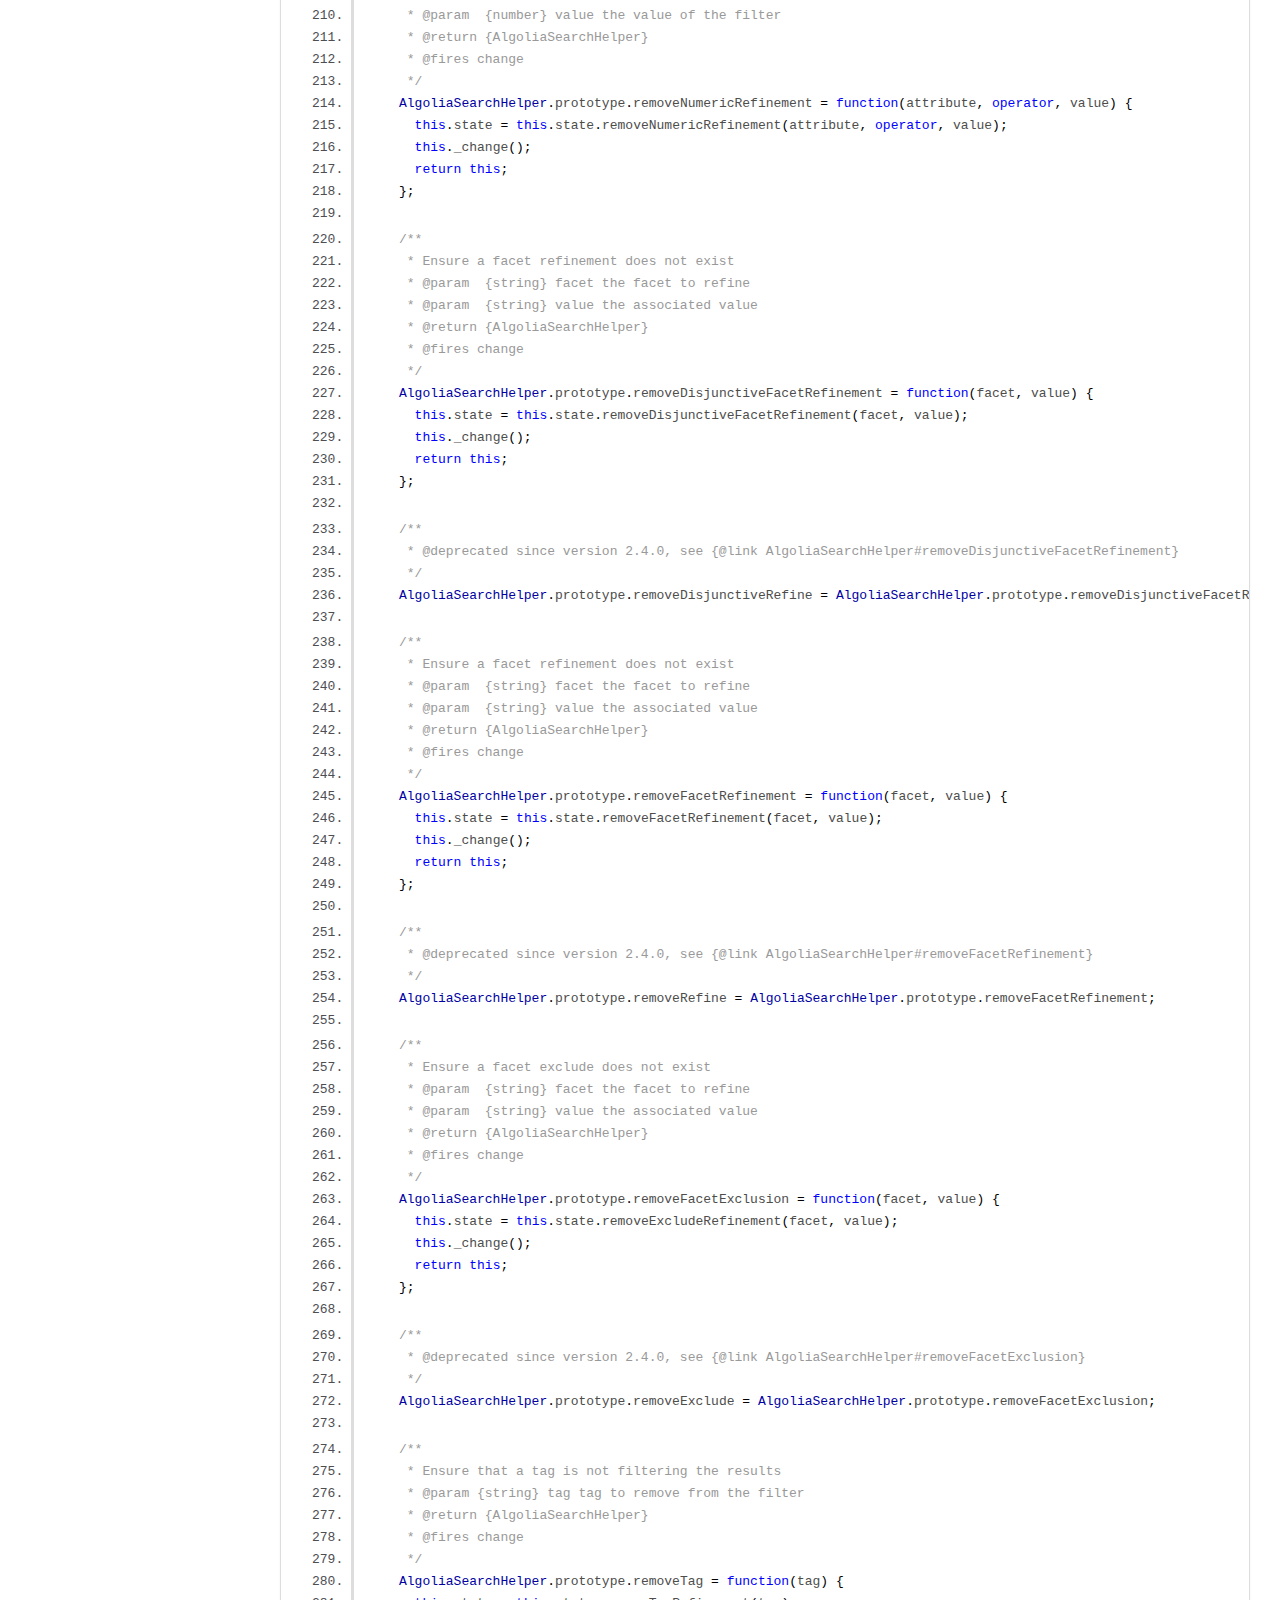
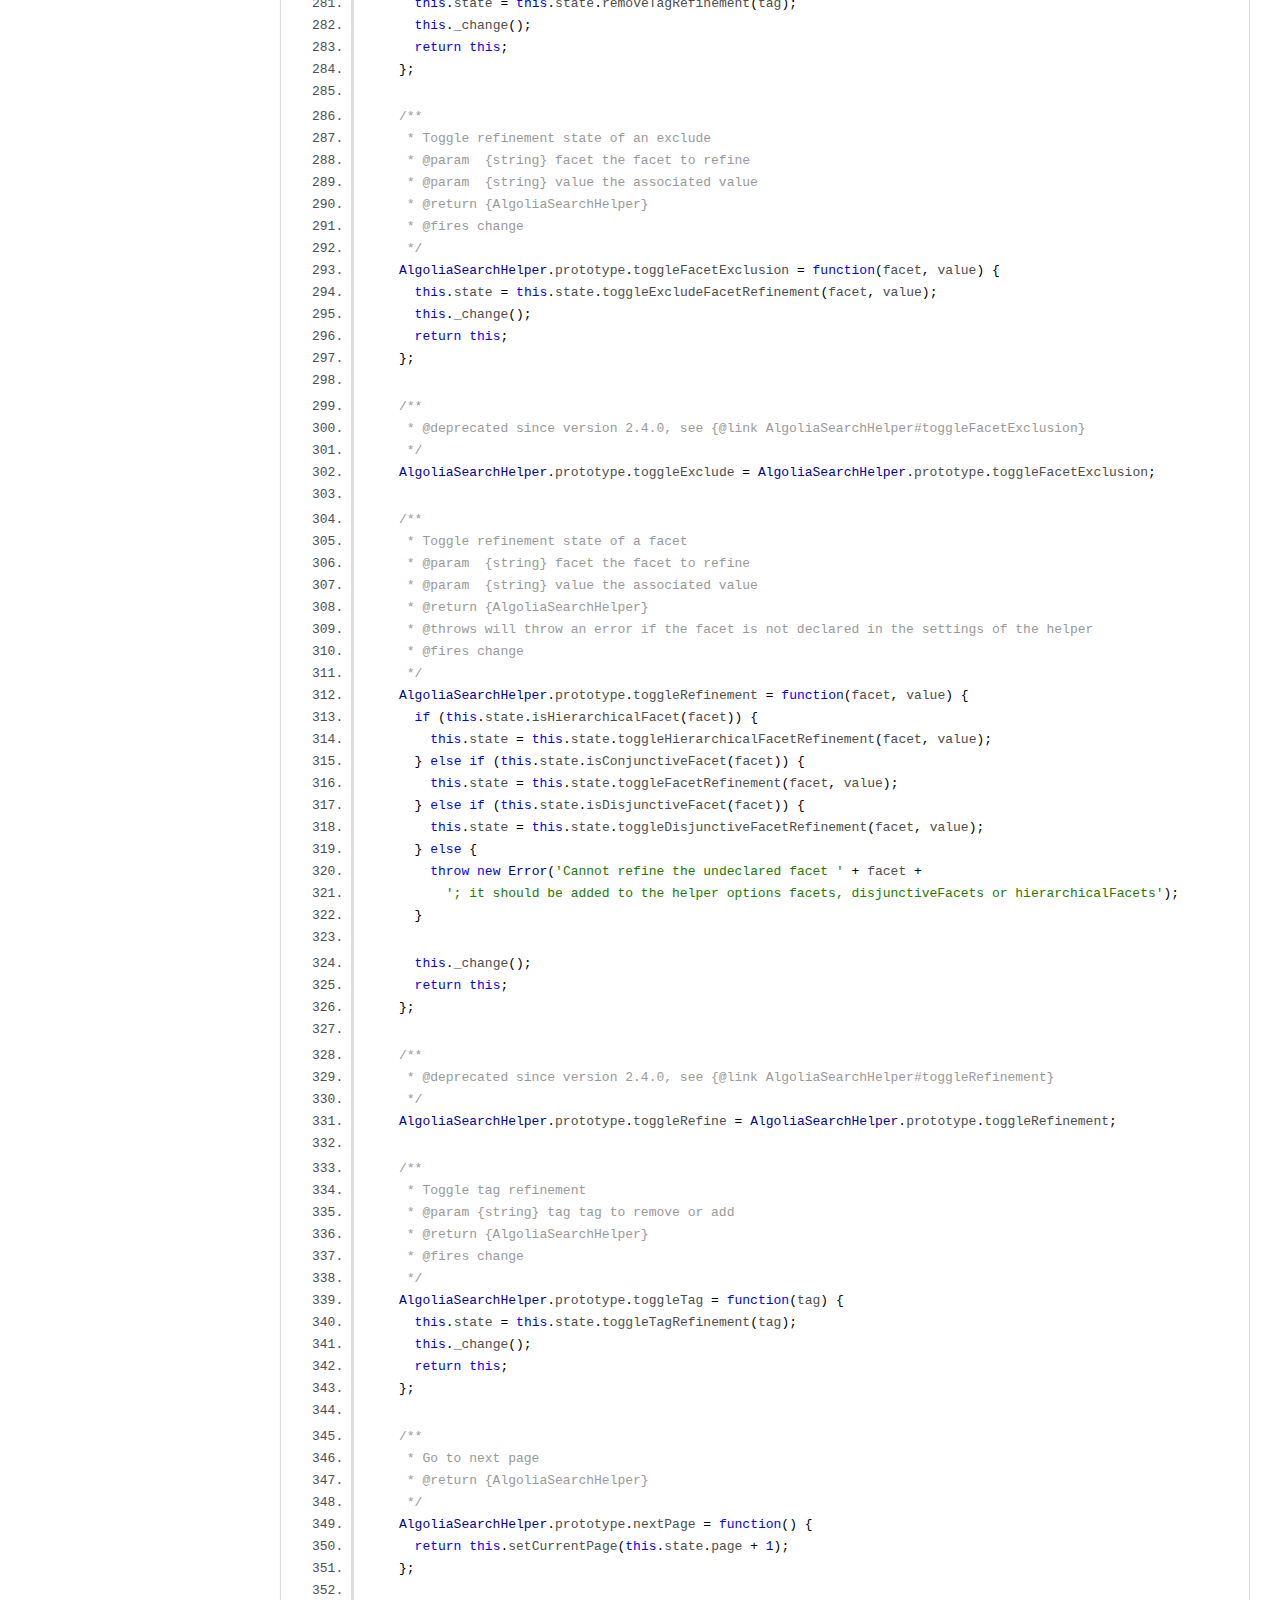
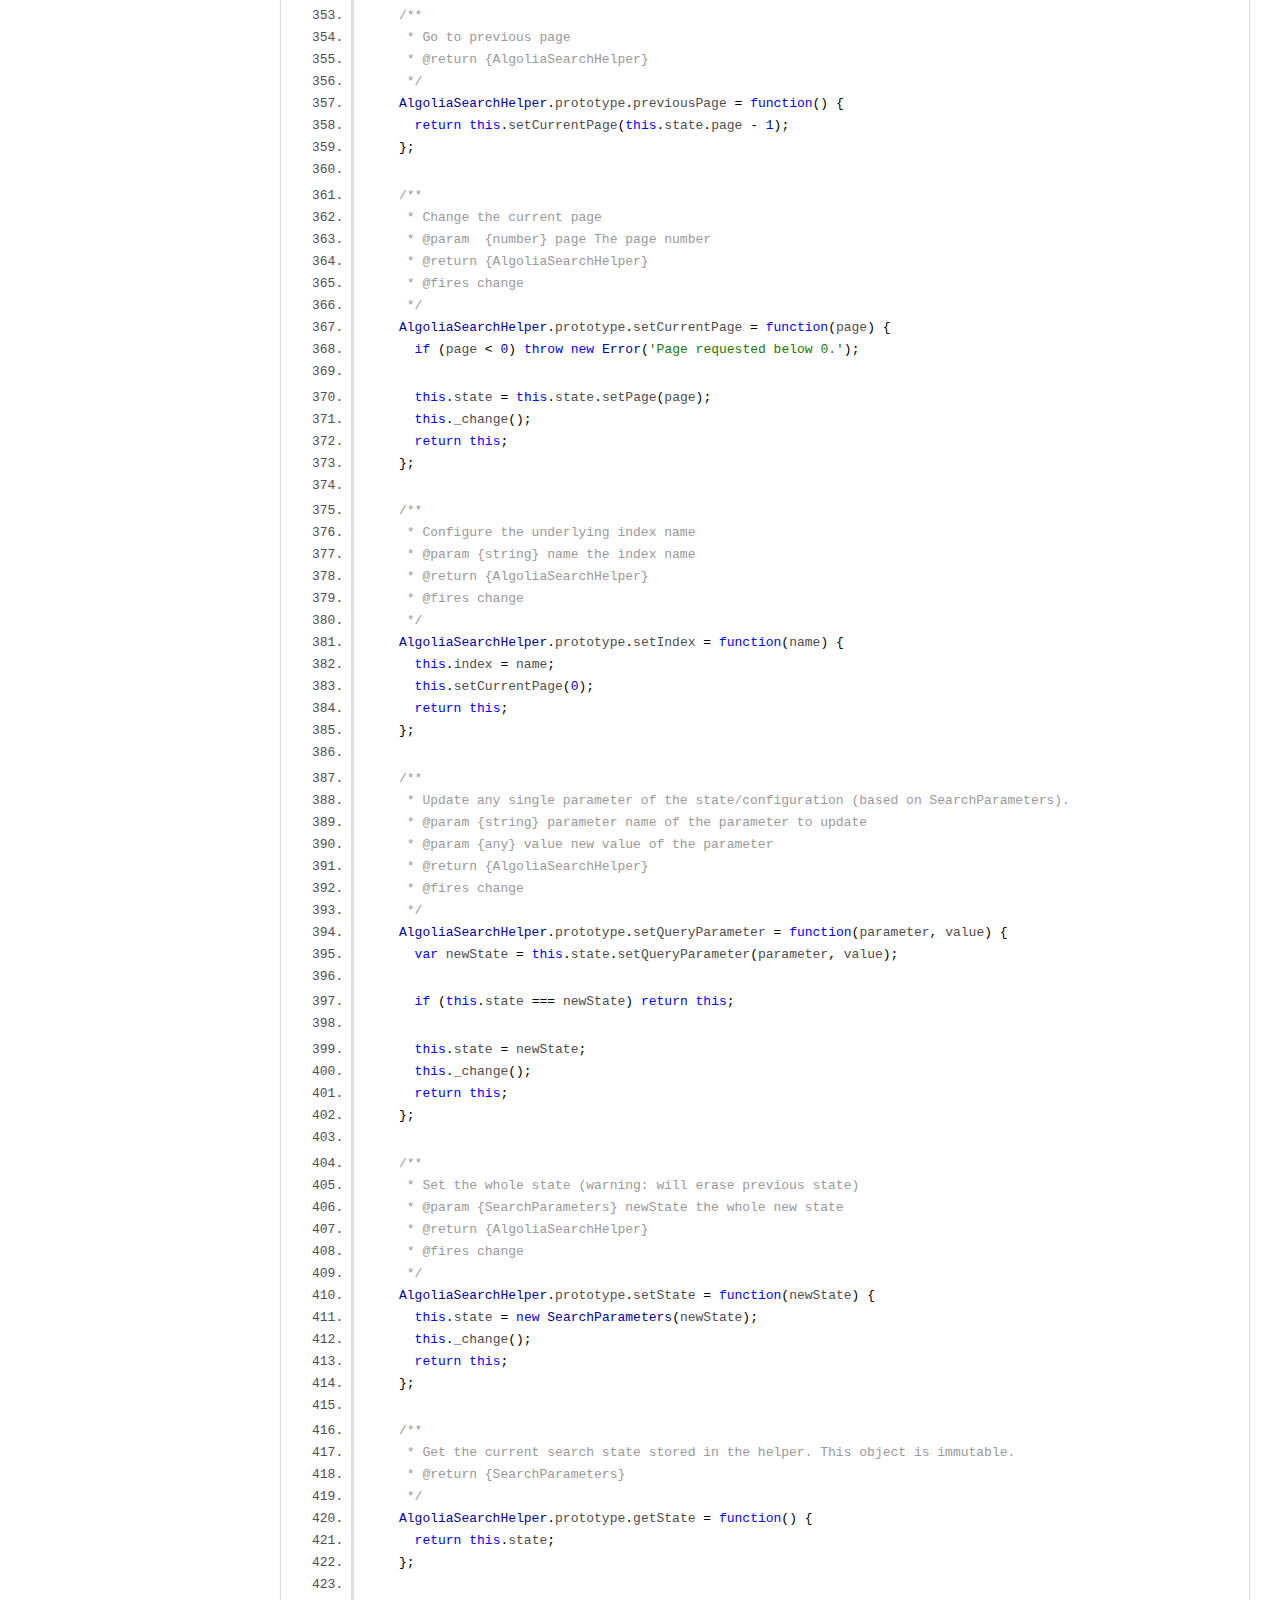
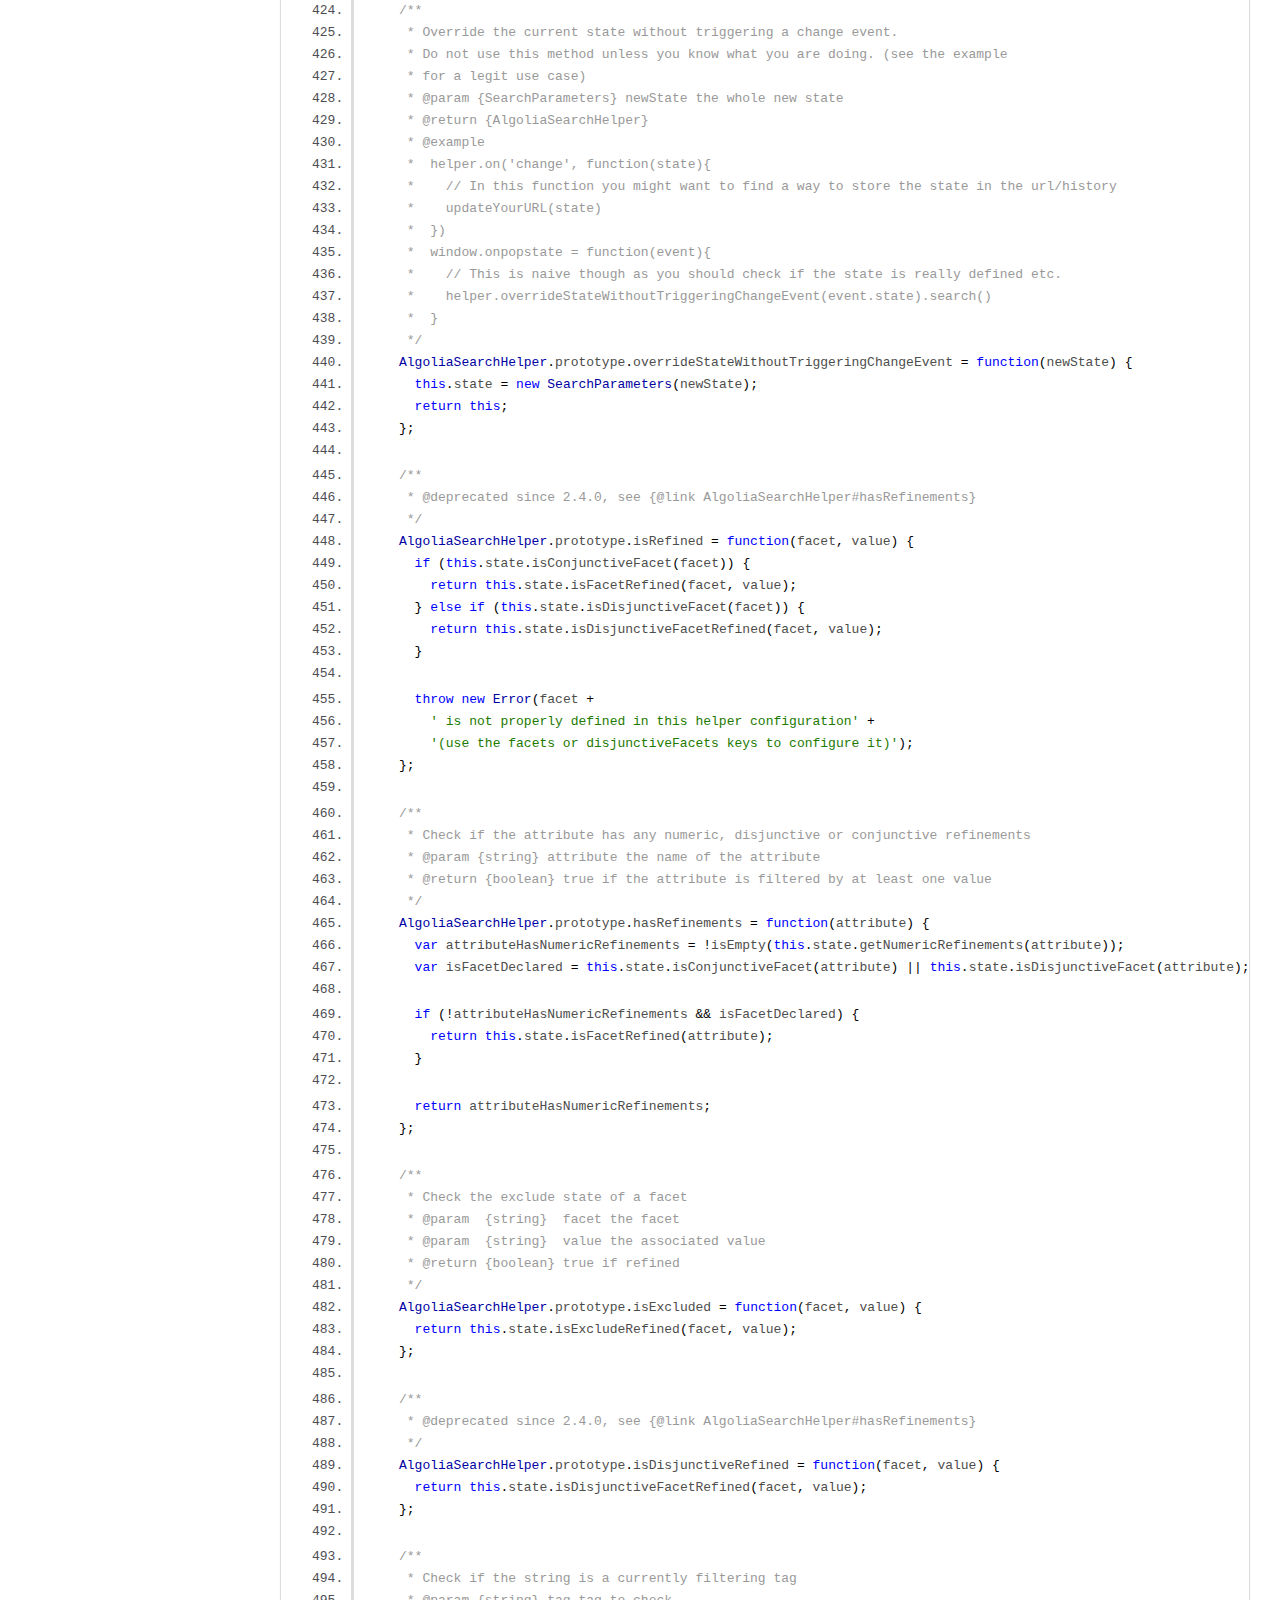
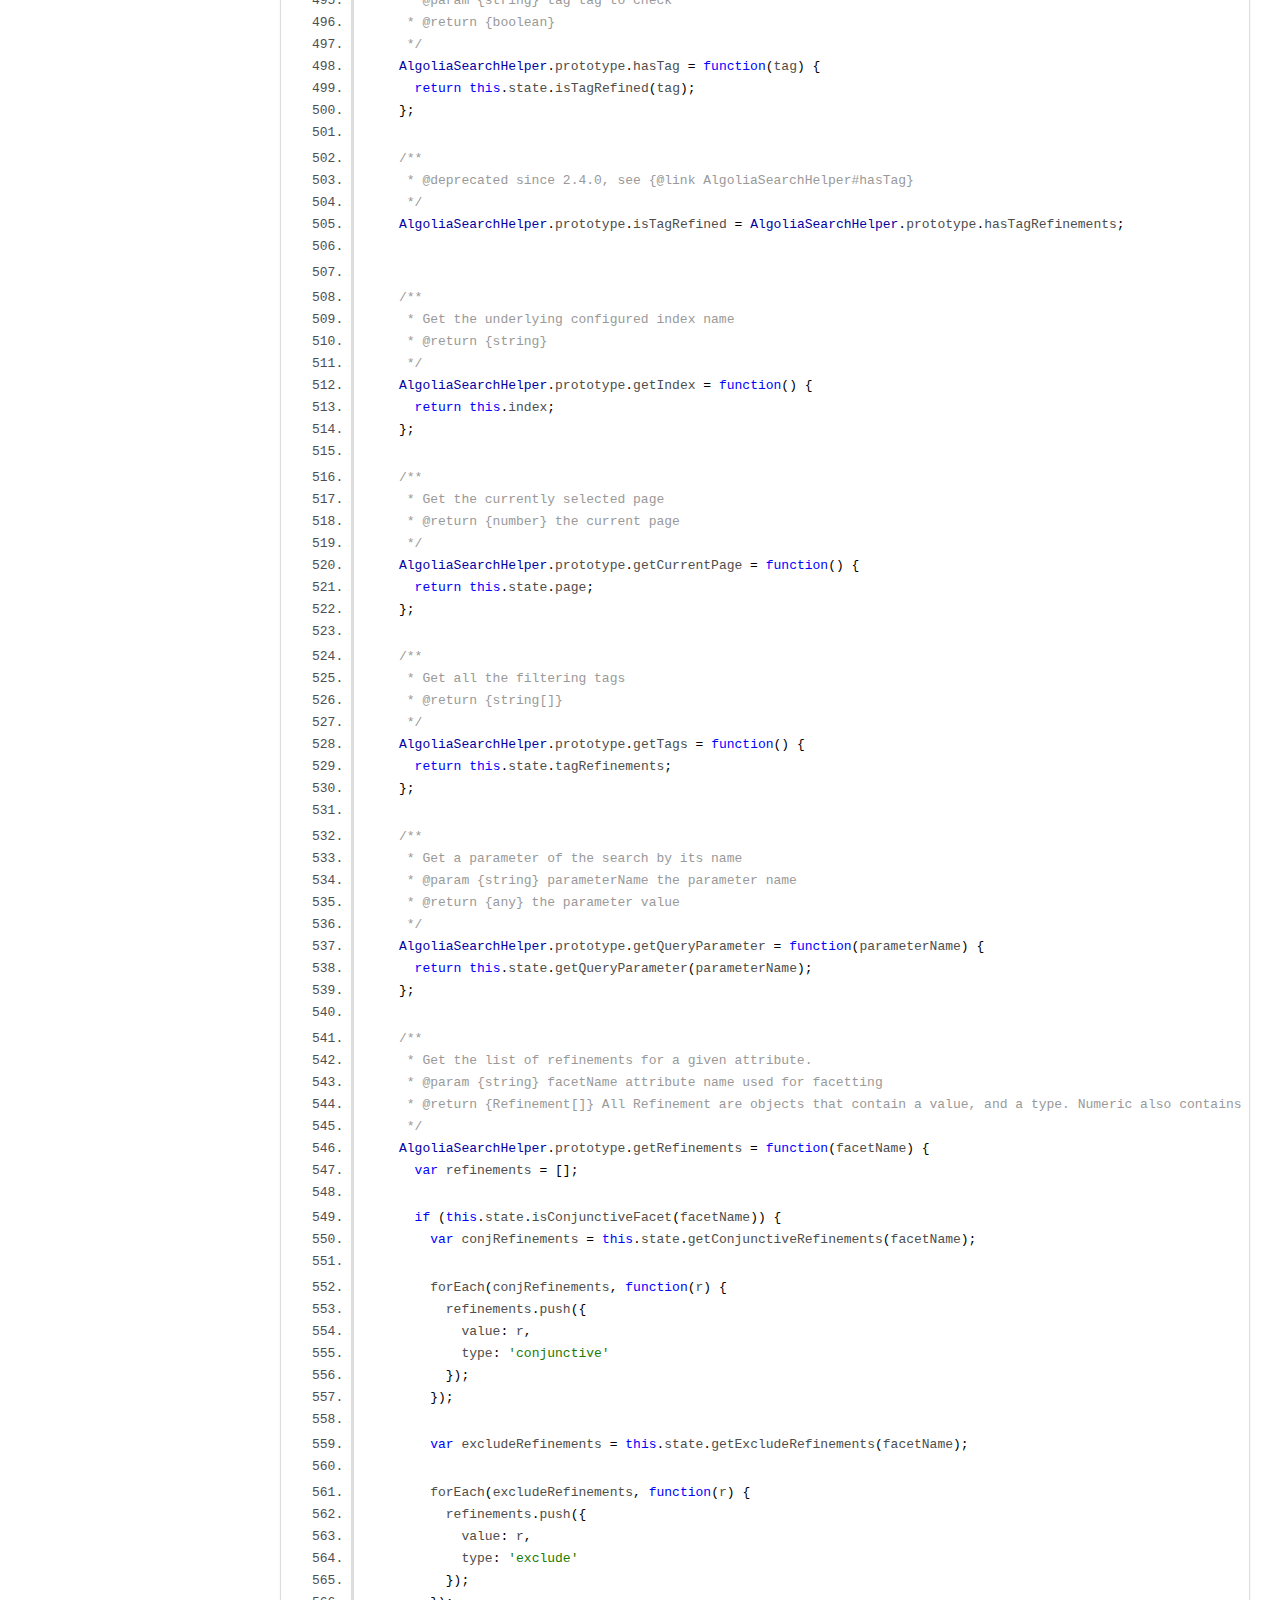
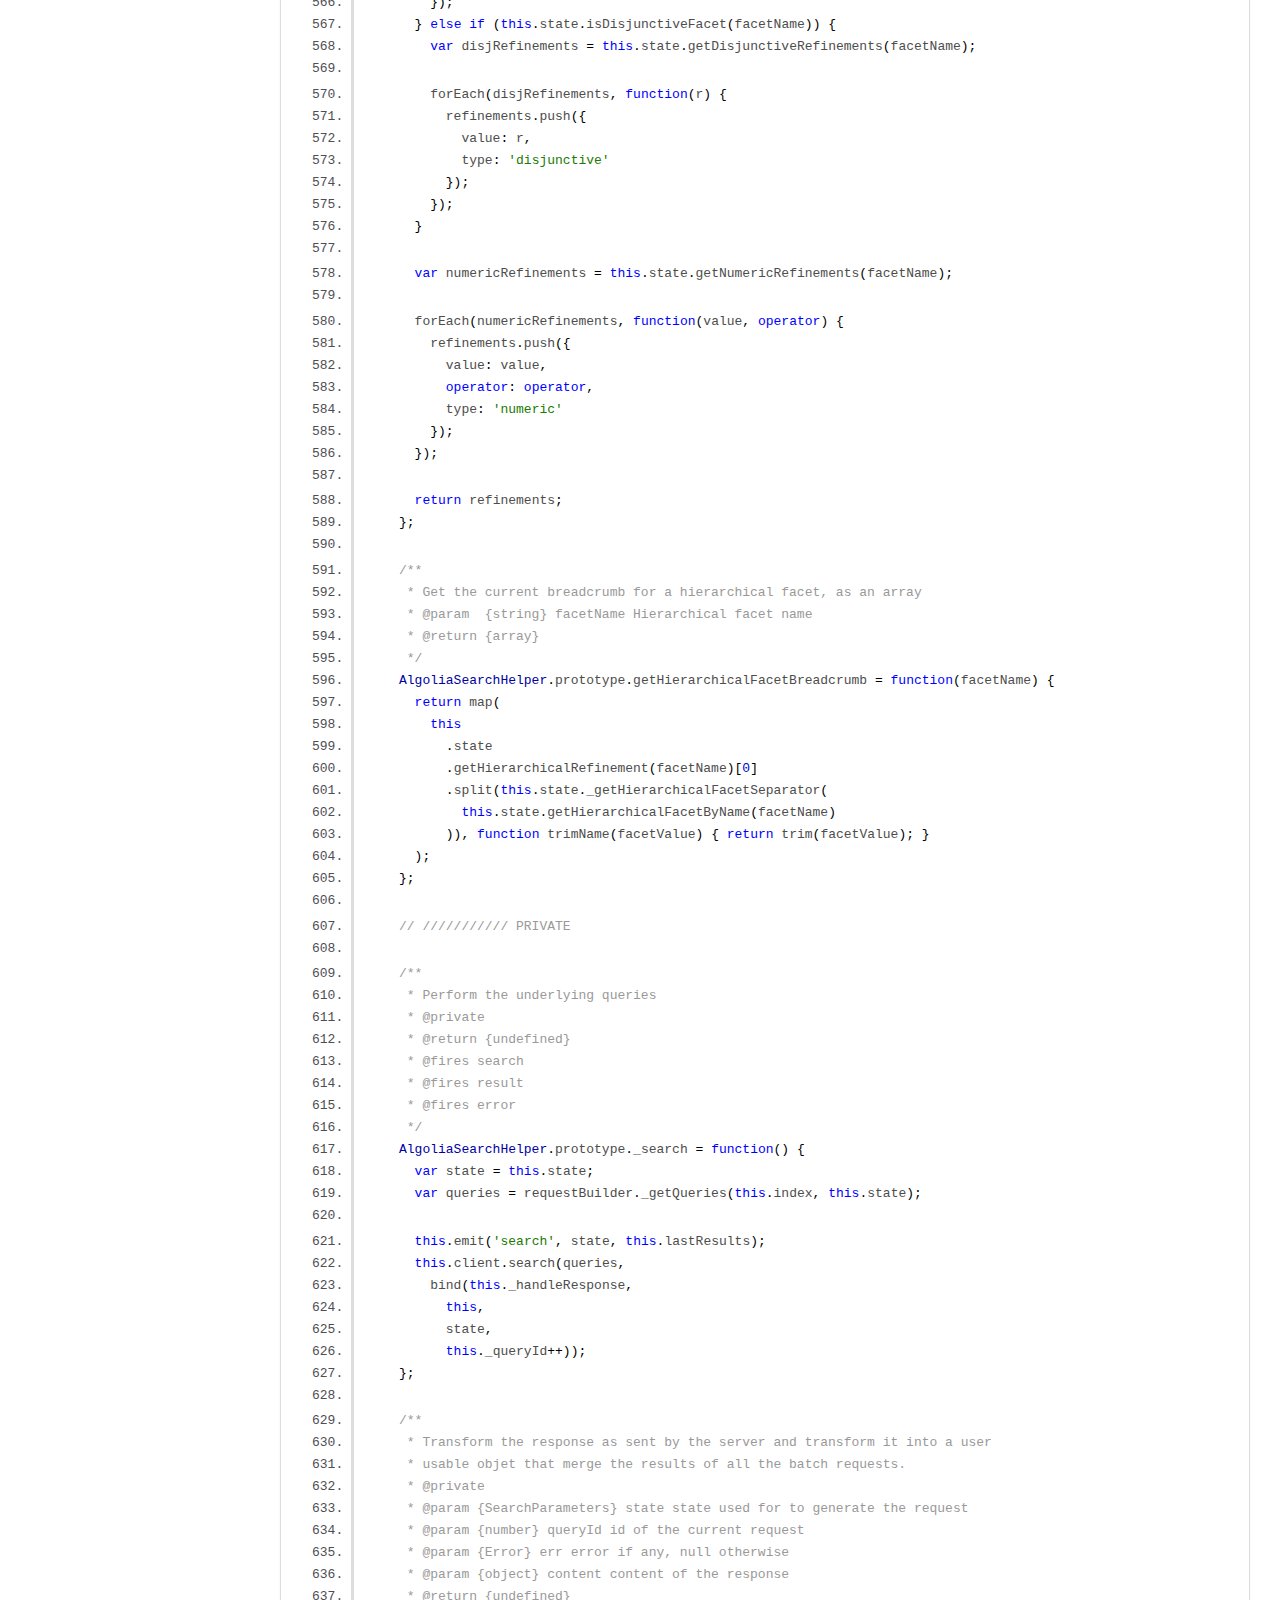
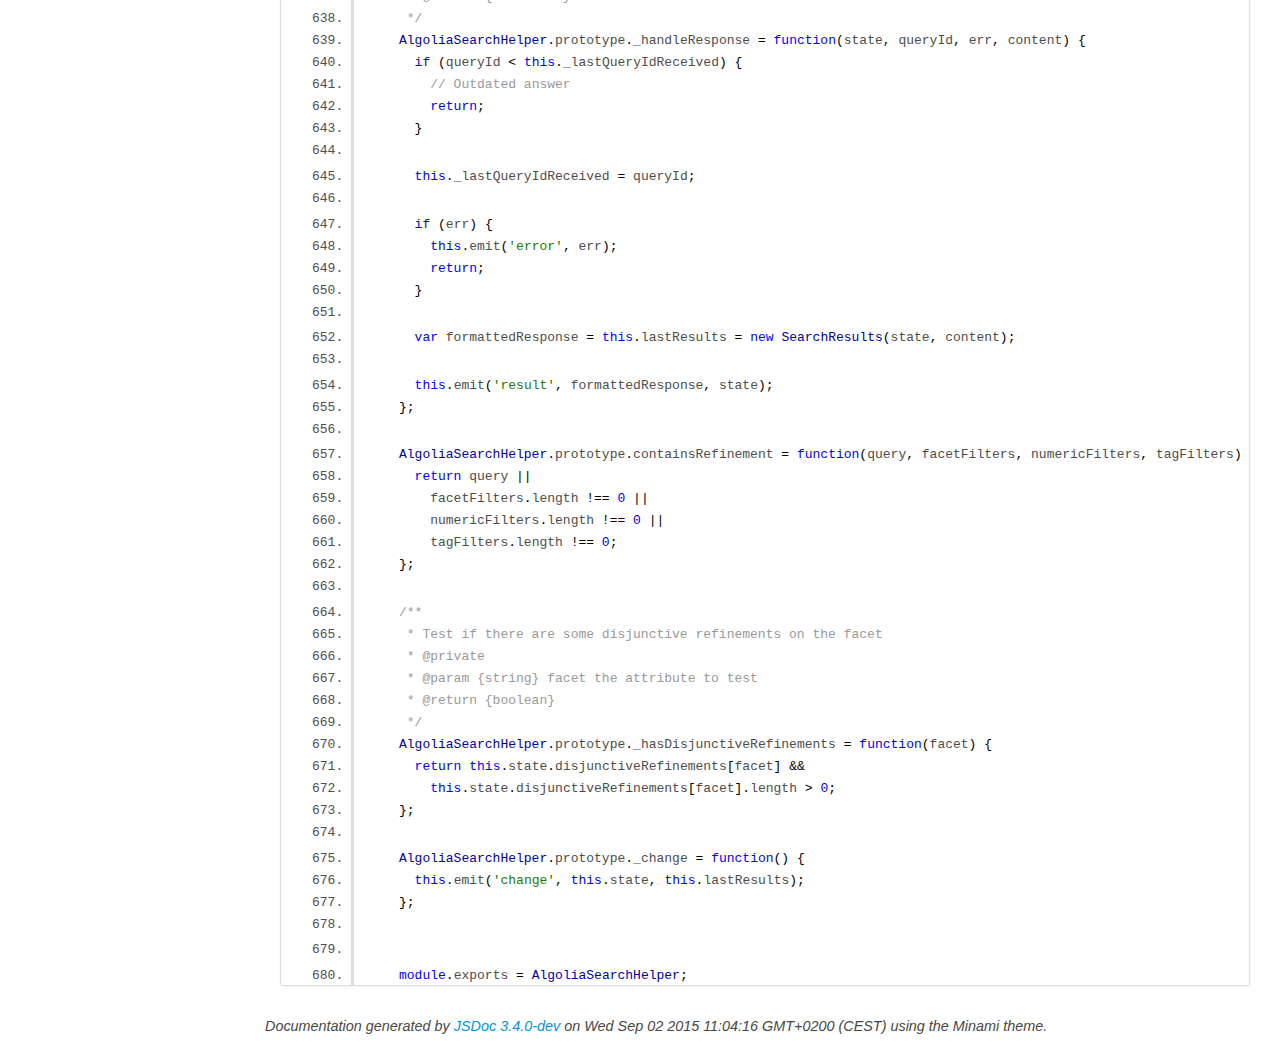
<file: docs/src_algoliasearch.helper.js.html>
<!DOCTYPE html>
<html lang="en">
<head>
    <meta charset="utf-8">
    <title>src/algoliasearch.helper.js - Documentation</title>

    <script src="scripts/prettify/prettify.js"></script>
    <script src="scripts/prettify/lang-css.js"></script>
    <!--[if lt IE 9]>
      <script src="//html5shiv.googlecode.com/svn/trunk/html5.js"></script>
    <![endif]-->
    <link type="text/css" rel="stylesheet" href="https://code.ionicframework.com/ionicons/2.0.1/css/ionicons.min.css">
    <link type="text/css" rel="stylesheet" href="styles/prettify-tomorrow.css">
    <link type="text/css" rel="stylesheet" href="styles/jsdoc-default.css">
</head>
<body>

<input type="checkbox" id="nav-trigger" class="nav-trigger" />
<label for="nav-trigger" class="navicon-button x">
  <div class="navicon"></div>
</label>

<label for="nav-trigger" class="overlay"></label>

<nav>
    <h2><a href="index.html">Home</a></h2><h3>Modules</h3><ul><li><a href="module-algoliasearchHelper.html">algoliasearchHelper</a></li></ul><h3>Classes</h3><ul><li><a href="AlgoliaSearchHelper.html">AlgoliaSearchHelper</a></li><li><a href="SearchParameters.html">SearchParameters</a></li><li><a href="SearchResults.html">SearchResults</a></li></ul><h3>Global</h3><ul><li><a href="global.html#extractNormalizedFacetValues">extractNormalizedFacetValues</a></li><li><a href="global.html#recSort">recSort</a></li></ul>
</nav>

<div id="main">
    
    <h1 class="page-title">src/algoliasearch.helper.js</h1>
    

    



    
    <section>
        <article>
            <pre class="prettyprint source linenums"><code>'use strict';

var SearchParameters = require('./SearchParameters');
var SearchResults = require('./SearchResults');
var util = require('util');
var events = require('events');
var forEach = require('lodash/collection/forEach');
var isEmpty = require('lodash/lang/isEmpty');
var bind = require('lodash/function/bind');
var map = require('lodash/collection/map');
var trim = require('lodash/string/trim');
var requestBuilder = require('./requestBuilder');

/**
 * Initialize a new AlgoliaSearchHelper
 * @class
 * @classdesc The AlgoliaSearchHelper is a class that ease the management of the
 * search. It provides an event based interface for search callbacks:
 *  - change: when the internal search state is changed.
 *    This event contains a {@link SearchParameters} object and the {@link SearchResults} of the last result if any.
 *  - result: when the response is retrieved from Algolia and is processed.
 *    This event contains a {@link SearchResults} object and the {@link SearchParameters} corresponding to this answer.
 *  - error: when the response is an error. This event contains the error returned by the server.
 * @param  {AlgoliaSearch} client an AlgoliaSearch client
 * @param  {string} index the index name to query
 * @param  {SearchParameters | object} options an object defining the initial config of the search. It doesn't have to be a {SearchParameters}, just an object containing the properties you need from it.
 */
function AlgoliaSearchHelper(client, index, options) {
  this.client = client;
  this.index = index;
  this.state = SearchParameters.make(options);
  this.lastResults = null;
  this._queryId = 0;
  this._lastQueryIdReceived = -1;
}

util.inherits(AlgoliaSearchHelper, events.EventEmitter);

/**
 * Start the search with the parameters set in the state.
 * @return {AlgoliaSearchHelper}
 * @fires search
 * @fires result
 * @fires error
 */
AlgoliaSearchHelper.prototype.search = function() {
  this._search();
  return this;
};

/**
 * Start a search using a modified version of the current state. This method does
 * not trigger the helper lifecycle and does not modify the state kept internally
 * by the helper. This second aspect means that the next search call will be the
 * same as a search call before calling searchOnce.
 * @param {object} options can contain all the parameters that can be set to SearchParameters
 * plus the index
 * @param {function} [callback] optional callback executed when the response from the
 * server is back.
 * @return promise|undefined if a callback is passed the method returns undefined
 * otherwise it returns a promise containing an object with two keys :
 *  - content with a SearchResults
 *  - state with the state used for the query as a SearchParameters
 */
AlgoliaSearchHelper.prototype.searchOnce = function(options, cb) {
  var index = options.index || this.index;
  if (options.index) {
    delete options.index;
  }

  var tempState = this.state.setQueryParameters(options);
  var queries = requestBuilder._getQueries(index, tempState);
  if (cb) {
    return this.client.search(
      queries,
      function(err, content) {
        cb(err, new SearchResults(tempState, content), tempState);
      });
  }

  return this.client.search(queries).then(
    function(content) {
      return {
        content: new SearchResults(tempState, content),
        state: tempState
      };
    });
};

/**
 * Sets the query. Also sets the current page to 0.
 * @param  {string} q the user query
 * @return {AlgoliaSearchHelper}
 * @fires change
 */
AlgoliaSearchHelper.prototype.setQuery = function(q) {
  this.state = this.state.setQuery(q);
  this._change();
  return this;
};

/**
 * Remove all refinements (disjunctive + conjunctive + hierarchical + excludes + numeric filters)
 * @param {string} [name] - If given, name of the facet / attribute on which  we want to remove all refinements
 * @return {AlgoliaSearchHelper}
 * @fires change
 */
AlgoliaSearchHelper.prototype.clearRefinements = function(name) {
  this.state = this.state.clearRefinements(name);
  this._change();
  return this;
};

/**
 * Remove all the tag filtering
 * @return {AlgoliaSearchHelper}
 * @fires change
 */
AlgoliaSearchHelper.prototype.clearTags = function() {
  this.state = this.state.clearTags();
  this._change();
  return this;
};

/**
 * Ensure a facet refinement exists
 * @param  {string} facet the facet to refine
 * @param  {string} value the associated value (will be converted to string)
 * @return {AlgoliaSearchHelper}
 * @fires change
 */
AlgoliaSearchHelper.prototype.addDisjunctiveFacetRefinement = function(facet, value) {
  this.state = this.state.addDisjunctiveFacetRefinement(facet, value);
  this._change();
  return this;
};

/**
 * @deprecated since version 2.4.0, see {@link AlgoliaSearchHelper#addDisjunctiveFacetRefinement}
 */
AlgoliaSearchHelper.prototype.addDisjunctiveRefine = AlgoliaSearchHelper.prototype.addDisjunctiveFacetRefinement;

/**
 * Add a numeric refinement on the given attribute
 * @param  {string} attribute the attribute on which the numeric filter applies
 * @param  {string} operator the operator of the filter
 * @param  {number} value the value of the filter
 * @return {AlgoliaSearchHelper}
 * @fires change
 */
AlgoliaSearchHelper.prototype.addNumericRefinement = function(attribute, operator, value) {
  this.state = this.state.addNumericRefinement(attribute, operator, value);
  this._change();
  return this;
};

/**
 * Ensure a facet refinement exists
 * @param  {string} facet the facet to refine
 * @param  {string} value the associated value (will be converted to string)
 * @return {AlgoliaSearchHelper}
 * @fires change
 */
AlgoliaSearchHelper.prototype.addFacetRefinement = function(facet, value) {
  this.state = this.state.addFacetRefinement(facet, value);
  this._change();
  return this;
};

/**
 * @deprecated since version 2.4.0, see {@link AlgoliaSearchHelper#addFacetRefinement}
 */
AlgoliaSearchHelper.prototype.addRefine = AlgoliaSearchHelper.prototype.addFacetRefinement;


/**
 * Ensure a facet exclude exists
 * @param  {string} facet the facet to refine
 * @param  {string} value the associated value (will be converted to string)
 * @return {AlgoliaSearchHelper}
 * @fires change
 */
AlgoliaSearchHelper.prototype.addFacetExclusion = function(facet, value) {
  this.state = this.state.addExcludeRefinement(facet, value);
  this._change();
  return this;
};

/**
 * @deprecated since version 2.4.0, see {@link AlgoliaSearchHelper#addFacetExclusion}
 */
AlgoliaSearchHelper.prototype.addExclude = AlgoliaSearchHelper.prototype.addFacetExclusion;

/**
 * Add a tag refinement
 * @param {string} tag the tag to add to the filter
 * @return {AlgoliaSearchHelper}
 * @fires change
 */
AlgoliaSearchHelper.prototype.addTag = function(tag) {
  this.state = this.state.addTagRefinement(tag);
  this._change();
  return this;
};

/**
 * Remove a numeric filter.
 * @param  {string} attribute the attribute on which the numeric filter applies
 * @param  {string} operator the operator of the filter
 * @param  {number} value the value of the filter
 * @return {AlgoliaSearchHelper}
 * @fires change
 */
AlgoliaSearchHelper.prototype.removeNumericRefinement = function(attribute, operator, value) {
  this.state = this.state.removeNumericRefinement(attribute, operator, value);
  this._change();
  return this;
};

/**
 * Ensure a facet refinement does not exist
 * @param  {string} facet the facet to refine
 * @param  {string} value the associated value
 * @return {AlgoliaSearchHelper}
 * @fires change
 */
AlgoliaSearchHelper.prototype.removeDisjunctiveFacetRefinement = function(facet, value) {
  this.state = this.state.removeDisjunctiveFacetRefinement(facet, value);
  this._change();
  return this;
};

/**
 * @deprecated since version 2.4.0, see {@link AlgoliaSearchHelper#removeDisjunctiveFacetRefinement}
 */
AlgoliaSearchHelper.prototype.removeDisjunctiveRefine = AlgoliaSearchHelper.prototype.removeDisjunctiveFacetRefinement;

/**
 * Ensure a facet refinement does not exist
 * @param  {string} facet the facet to refine
 * @param  {string} value the associated value
 * @return {AlgoliaSearchHelper}
 * @fires change
 */
AlgoliaSearchHelper.prototype.removeFacetRefinement = function(facet, value) {
  this.state = this.state.removeFacetRefinement(facet, value);
  this._change();
  return this;
};

/**
 * @deprecated since version 2.4.0, see {@link AlgoliaSearchHelper#removeFacetRefinement}
 */
AlgoliaSearchHelper.prototype.removeRefine = AlgoliaSearchHelper.prototype.removeFacetRefinement;

/**
 * Ensure a facet exclude does not exist
 * @param  {string} facet the facet to refine
 * @param  {string} value the associated value
 * @return {AlgoliaSearchHelper}
 * @fires change
 */
AlgoliaSearchHelper.prototype.removeFacetExclusion = function(facet, value) {
  this.state = this.state.removeExcludeRefinement(facet, value);
  this._change();
  return this;
};

/**
 * @deprecated since version 2.4.0, see {@link AlgoliaSearchHelper#removeFacetExclusion}
 */
AlgoliaSearchHelper.prototype.removeExclude = AlgoliaSearchHelper.prototype.removeFacetExclusion;

/**
 * Ensure that a tag is not filtering the results
 * @param {string} tag tag to remove from the filter
 * @return {AlgoliaSearchHelper}
 * @fires change
 */
AlgoliaSearchHelper.prototype.removeTag = function(tag) {
  this.state = this.state.removeTagRefinement(tag);
  this._change();
  return this;
};

/**
 * Toggle refinement state of an exclude
 * @param  {string} facet the facet to refine
 * @param  {string} value the associated value
 * @return {AlgoliaSearchHelper}
 * @fires change
 */
AlgoliaSearchHelper.prototype.toggleFacetExclusion = function(facet, value) {
  this.state = this.state.toggleExcludeFacetRefinement(facet, value);
  this._change();
  return this;
};

/**
 * @deprecated since version 2.4.0, see {@link AlgoliaSearchHelper#toggleFacetExclusion}
 */
AlgoliaSearchHelper.prototype.toggleExclude = AlgoliaSearchHelper.prototype.toggleFacetExclusion;

/**
 * Toggle refinement state of a facet
 * @param  {string} facet the facet to refine
 * @param  {string} value the associated value
 * @return {AlgoliaSearchHelper}
 * @throws will throw an error if the facet is not declared in the settings of the helper
 * @fires change
 */
AlgoliaSearchHelper.prototype.toggleRefinement = function(facet, value) {
  if (this.state.isHierarchicalFacet(facet)) {
    this.state = this.state.toggleHierarchicalFacetRefinement(facet, value);
  } else if (this.state.isConjunctiveFacet(facet)) {
    this.state = this.state.toggleFacetRefinement(facet, value);
  } else if (this.state.isDisjunctiveFacet(facet)) {
    this.state = this.state.toggleDisjunctiveFacetRefinement(facet, value);
  } else {
    throw new Error('Cannot refine the undeclared facet ' + facet +
      '; it should be added to the helper options facets, disjunctiveFacets or hierarchicalFacets');
  }

  this._change();
  return this;
};

/**
 * @deprecated since version 2.4.0, see {@link AlgoliaSearchHelper#toggleRefinement}
 */
AlgoliaSearchHelper.prototype.toggleRefine = AlgoliaSearchHelper.prototype.toggleRefinement;

/**
 * Toggle tag refinement
 * @param {string} tag tag to remove or add
 * @return {AlgoliaSearchHelper}
 * @fires change
 */
AlgoliaSearchHelper.prototype.toggleTag = function(tag) {
  this.state = this.state.toggleTagRefinement(tag);
  this._change();
  return this;
};

/**
 * Go to next page
 * @return {AlgoliaSearchHelper}
 */
AlgoliaSearchHelper.prototype.nextPage = function() {
  return this.setCurrentPage(this.state.page + 1);
};

/**
 * Go to previous page
 * @return {AlgoliaSearchHelper}
 */
AlgoliaSearchHelper.prototype.previousPage = function() {
  return this.setCurrentPage(this.state.page - 1);
};

/**
 * Change the current page
 * @param  {number} page The page number
 * @return {AlgoliaSearchHelper}
 * @fires change
 */
AlgoliaSearchHelper.prototype.setCurrentPage = function(page) {
  if (page &lt; 0) throw new Error('Page requested below 0.');

  this.state = this.state.setPage(page);
  this._change();
  return this;
};

/**
 * Configure the underlying index name
 * @param {string} name the index name
 * @return {AlgoliaSearchHelper}
 * @fires change
 */
AlgoliaSearchHelper.prototype.setIndex = function(name) {
  this.index = name;
  this.setCurrentPage(0);
  return this;
};

/**
 * Update any single parameter of the state/configuration (based on SearchParameters).
 * @param {string} parameter name of the parameter to update
 * @param {any} value new value of the parameter
 * @return {AlgoliaSearchHelper}
 * @fires change
 */
AlgoliaSearchHelper.prototype.setQueryParameter = function(parameter, value) {
  var newState = this.state.setQueryParameter(parameter, value);

  if (this.state === newState) return this;

  this.state = newState;
  this._change();
  return this;
};

/**
 * Set the whole state (warning: will erase previous state)
 * @param {SearchParameters} newState the whole new state
 * @return {AlgoliaSearchHelper}
 * @fires change
 */
AlgoliaSearchHelper.prototype.setState = function(newState) {
  this.state = new SearchParameters(newState);
  this._change();
  return this;
};

/**
 * Get the current search state stored in the helper. This object is immutable.
 * @return {SearchParameters}
 */
AlgoliaSearchHelper.prototype.getState = function() {
  return this.state;
};

/**
 * Override the current state without triggering a change event.
 * Do not use this method unless you know what you are doing. (see the example
 * for a legit use case)
 * @param {SearchParameters} newState the whole new state
 * @return {AlgoliaSearchHelper}
 * @example
 *  helper.on('change', function(state){
 *    // In this function you might want to find a way to store the state in the url/history
 *    updateYourURL(state)
 *  })
 *  window.onpopstate = function(event){
 *    // This is naive though as you should check if the state is really defined etc.
 *    helper.overrideStateWithoutTriggeringChangeEvent(event.state).search()
 *  }
 */
AlgoliaSearchHelper.prototype.overrideStateWithoutTriggeringChangeEvent = function(newState) {
  this.state = new SearchParameters(newState);
  return this;
};

/**
 * @deprecated since 2.4.0, see {@link AlgoliaSearchHelper#hasRefinements}
 */
AlgoliaSearchHelper.prototype.isRefined = function(facet, value) {
  if (this.state.isConjunctiveFacet(facet)) {
    return this.state.isFacetRefined(facet, value);
  } else if (this.state.isDisjunctiveFacet(facet)) {
    return this.state.isDisjunctiveFacetRefined(facet, value);
  }

  throw new Error(facet +
    ' is not properly defined in this helper configuration' +
    '(use the facets or disjunctiveFacets keys to configure it)');
};

/**
 * Check if the attribute has any numeric, disjunctive or conjunctive refinements
 * @param {string} attribute the name of the attribute
 * @return {boolean} true if the attribute is filtered by at least one value
 */
AlgoliaSearchHelper.prototype.hasRefinements = function(attribute) {
  var attributeHasNumericRefinements = !isEmpty(this.state.getNumericRefinements(attribute));
  var isFacetDeclared = this.state.isConjunctiveFacet(attribute) || this.state.isDisjunctiveFacet(attribute);

  if (!attributeHasNumericRefinements &amp;&amp; isFacetDeclared) {
    return this.state.isFacetRefined(attribute);
  }

  return attributeHasNumericRefinements;
};

/**
 * Check the exclude state of a facet
 * @param  {string}  facet the facet
 * @param  {string}  value the associated value
 * @return {boolean} true if refined
 */
AlgoliaSearchHelper.prototype.isExcluded = function(facet, value) {
  return this.state.isExcludeRefined(facet, value);
};

/**
 * @deprecated since 2.4.0, see {@link AlgoliaSearchHelper#hasRefinements}
 */
AlgoliaSearchHelper.prototype.isDisjunctiveRefined = function(facet, value) {
  return this.state.isDisjunctiveFacetRefined(facet, value);
};

/**
 * Check if the string is a currently filtering tag
 * @param {string} tag tag to check
 * @return {boolean}
 */
AlgoliaSearchHelper.prototype.hasTag = function(tag) {
  return this.state.isTagRefined(tag);
};

/**
 * @deprecated since 2.4.0, see {@link AlgoliaSearchHelper#hasTag}
 */
AlgoliaSearchHelper.prototype.isTagRefined = AlgoliaSearchHelper.prototype.hasTagRefinements;


/**
 * Get the underlying configured index name
 * @return {string}
 */
AlgoliaSearchHelper.prototype.getIndex = function() {
  return this.index;
};

/**
 * Get the currently selected page
 * @return {number} the current page
 */
AlgoliaSearchHelper.prototype.getCurrentPage = function() {
  return this.state.page;
};

/**
 * Get all the filtering tags
 * @return {string[]}
 */
AlgoliaSearchHelper.prototype.getTags = function() {
  return this.state.tagRefinements;
};

/**
 * Get a parameter of the search by its name
 * @param {string} parameterName the parameter name
 * @return {any} the parameter value
 */
AlgoliaSearchHelper.prototype.getQueryParameter = function(parameterName) {
  return this.state.getQueryParameter(parameterName);
};

/**
 * Get the list of refinements for a given attribute.
 * @param {string} facetName attribute name used for facetting
 * @return {Refinement[]} All Refinement are objects that contain a value, and a type. Numeric also contains an operator.
 */
AlgoliaSearchHelper.prototype.getRefinements = function(facetName) {
  var refinements = [];

  if (this.state.isConjunctiveFacet(facetName)) {
    var conjRefinements = this.state.getConjunctiveRefinements(facetName);

    forEach(conjRefinements, function(r) {
      refinements.push({
        value: r,
        type: 'conjunctive'
      });
    });

    var excludeRefinements = this.state.getExcludeRefinements(facetName);

    forEach(excludeRefinements, function(r) {
      refinements.push({
        value: r,
        type: 'exclude'
      });
    });
  } else if (this.state.isDisjunctiveFacet(facetName)) {
    var disjRefinements = this.state.getDisjunctiveRefinements(facetName);

    forEach(disjRefinements, function(r) {
      refinements.push({
        value: r,
        type: 'disjunctive'
      });
    });
  }

  var numericRefinements = this.state.getNumericRefinements(facetName);

  forEach(numericRefinements, function(value, operator) {
    refinements.push({
      value: value,
      operator: operator,
      type: 'numeric'
    });
  });

  return refinements;
};

/**
 * Get the current breadcrumb for a hierarchical facet, as an array
 * @param  {string} facetName Hierarchical facet name
 * @return {array}
 */
AlgoliaSearchHelper.prototype.getHierarchicalFacetBreadcrumb = function(facetName) {
  return map(
    this
      .state
      .getHierarchicalRefinement(facetName)[0]
      .split(this.state._getHierarchicalFacetSeparator(
        this.state.getHierarchicalFacetByName(facetName)
      )), function trimName(facetValue) { return trim(facetValue); }
  );
};

// /////////// PRIVATE

/**
 * Perform the underlying queries
 * @private
 * @return {undefined}
 * @fires search
 * @fires result
 * @fires error
 */
AlgoliaSearchHelper.prototype._search = function() {
  var state = this.state;
  var queries = requestBuilder._getQueries(this.index, this.state);

  this.emit('search', state, this.lastResults);
  this.client.search(queries,
    bind(this._handleResponse,
      this,
      state,
      this._queryId++));
};

/**
 * Transform the response as sent by the server and transform it into a user
 * usable objet that merge the results of all the batch requests.
 * @private
 * @param {SearchParameters} state state used for to generate the request
 * @param {number} queryId id of the current request
 * @param {Error} err error if any, null otherwise
 * @param {object} content content of the response
 * @return {undefined}
 */
AlgoliaSearchHelper.prototype._handleResponse = function(state, queryId, err, content) {
  if (queryId &lt; this._lastQueryIdReceived) {
    // Outdated answer
    return;
  }

  this._lastQueryIdReceived = queryId;

  if (err) {
    this.emit('error', err);
    return;
  }

  var formattedResponse = this.lastResults = new SearchResults(state, content);

  this.emit('result', formattedResponse, state);
};

AlgoliaSearchHelper.prototype.containsRefinement = function(query, facetFilters, numericFilters, tagFilters) {
  return query ||
    facetFilters.length !== 0 ||
    numericFilters.length !== 0 ||
    tagFilters.length !== 0;
};

/**
 * Test if there are some disjunctive refinements on the facet
 * @private
 * @param {string} facet the attribute to test
 * @return {boolean}
 */
AlgoliaSearchHelper.prototype._hasDisjunctiveRefinements = function(facet) {
  return this.state.disjunctiveRefinements[facet] &amp;&amp;
    this.state.disjunctiveRefinements[facet].length > 0;
};

AlgoliaSearchHelper.prototype._change = function() {
  this.emit('change', this.state, this.lastResults);
};


module.exports = AlgoliaSearchHelper;
</code></pre>
        </article>
    </section>




</div>

<br class="clear">

<footer>
    Documentation generated by <a href="https://github.com/jsdoc3/jsdoc">JSDoc 3.4.0-dev</a> on Wed Sep 02 2015 11:04:16 GMT+0200 (CEST) using the Minami theme.
</footer>

<script>prettyPrint();</script>
<script src="scripts/linenumber.js"></script>
</body>
</html>
</file>
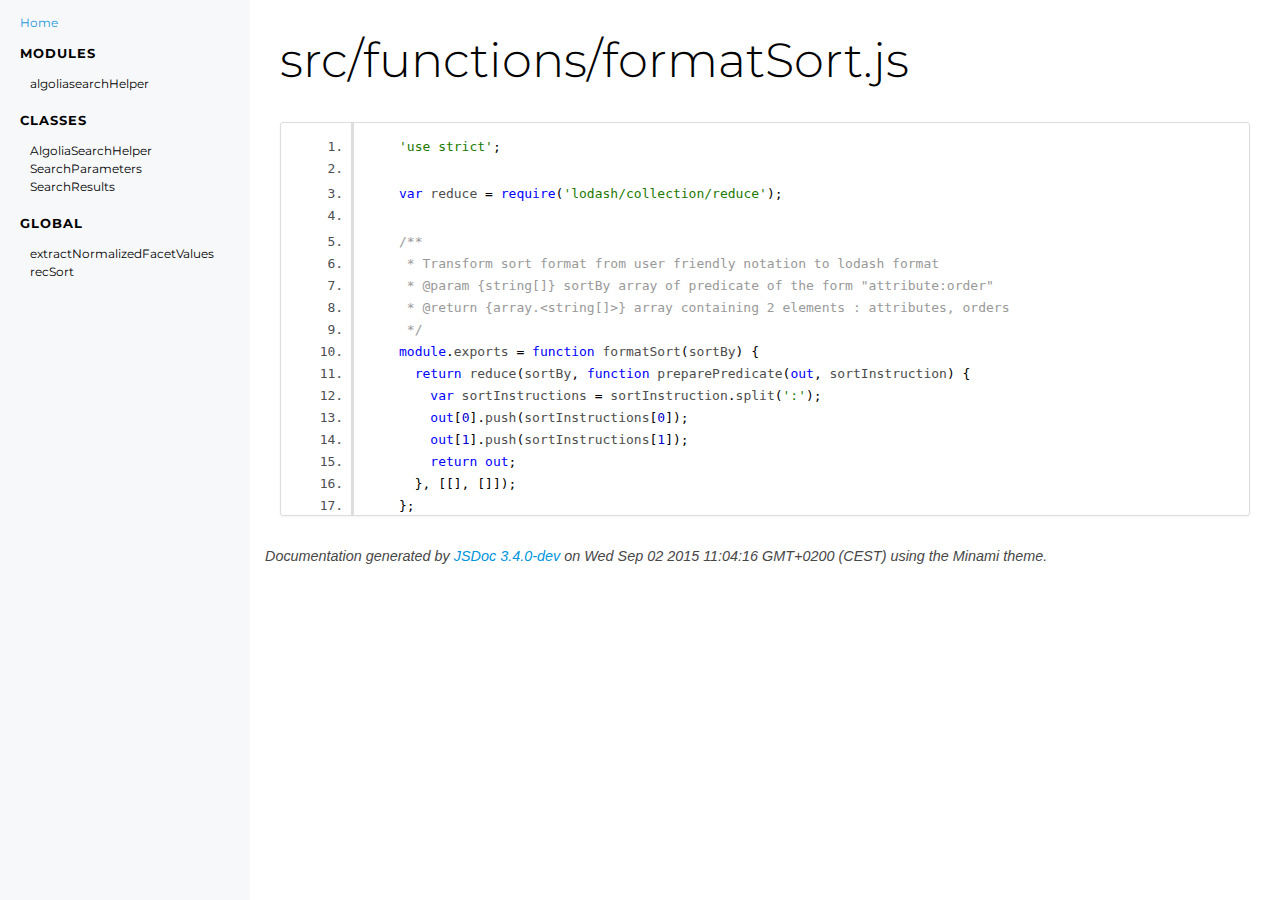
<file: docs/src_functions_formatSort.js.html>
<!DOCTYPE html>
<html lang="en">
<head>
    <meta charset="utf-8">
    <title>src/functions/formatSort.js - Documentation</title>

    <script src="scripts/prettify/prettify.js"></script>
    <script src="scripts/prettify/lang-css.js"></script>
    <!--[if lt IE 9]>
      <script src="//html5shiv.googlecode.com/svn/trunk/html5.js"></script>
    <![endif]-->
    <link type="text/css" rel="stylesheet" href="https://code.ionicframework.com/ionicons/2.0.1/css/ionicons.min.css">
    <link type="text/css" rel="stylesheet" href="styles/prettify-tomorrow.css">
    <link type="text/css" rel="stylesheet" href="styles/jsdoc-default.css">
</head>
<body>

<input type="checkbox" id="nav-trigger" class="nav-trigger" />
<label for="nav-trigger" class="navicon-button x">
  <div class="navicon"></div>
</label>

<label for="nav-trigger" class="overlay"></label>

<nav>
    <h2><a href="index.html">Home</a></h2><h3>Modules</h3><ul><li><a href="module-algoliasearchHelper.html">algoliasearchHelper</a></li></ul><h3>Classes</h3><ul><li><a href="AlgoliaSearchHelper.html">AlgoliaSearchHelper</a></li><li><a href="SearchParameters.html">SearchParameters</a></li><li><a href="SearchResults.html">SearchResults</a></li></ul><h3>Global</h3><ul><li><a href="global.html#extractNormalizedFacetValues">extractNormalizedFacetValues</a></li><li><a href="global.html#recSort">recSort</a></li></ul>
</nav>

<div id="main">
    
    <h1 class="page-title">src/functions/formatSort.js</h1>
    

    



    
    <section>
        <article>
            <pre class="prettyprint source linenums"><code>'use strict';

var reduce = require('lodash/collection/reduce');

/**
 * Transform sort format from user friendly notation to lodash format
 * @param {string[]} sortBy array of predicate of the form "attribute:order"
 * @return {array.&lt;string[]>} array containing 2 elements : attributes, orders
 */
module.exports = function formatSort(sortBy) {
  return reduce(sortBy, function preparePredicate(out, sortInstruction) {
    var sortInstructions = sortInstruction.split(':');
    out[0].push(sortInstructions[0]);
    out[1].push(sortInstructions[1]);
    return out;
  }, [[], []]);
};
</code></pre>
        </article>
    </section>




</div>

<br class="clear">

<footer>
    Documentation generated by <a href="https://github.com/jsdoc3/jsdoc">JSDoc 3.4.0-dev</a> on Wed Sep 02 2015 11:04:16 GMT+0200 (CEST) using the Minami theme.
</footer>

<script>prettyPrint();</script>
<script src="scripts/linenumber.js"></script>
</body>
</html>
</file>
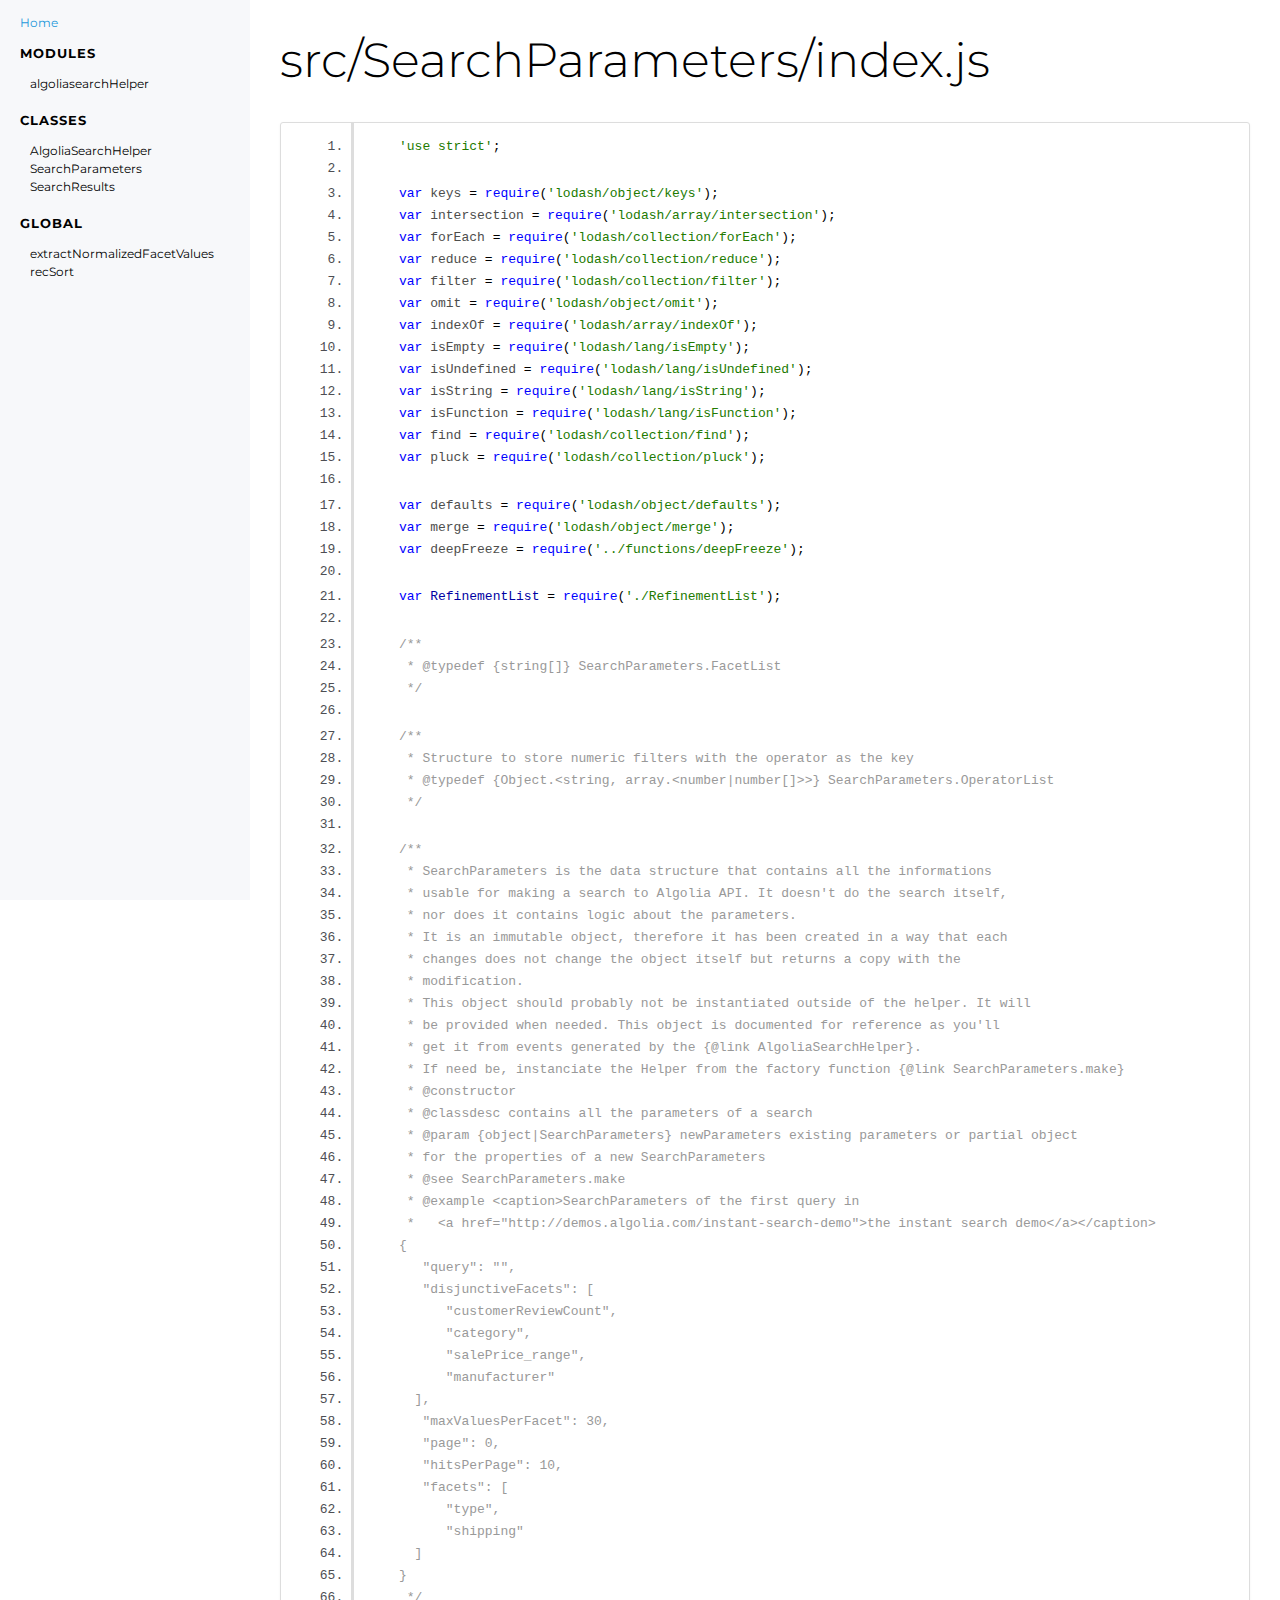
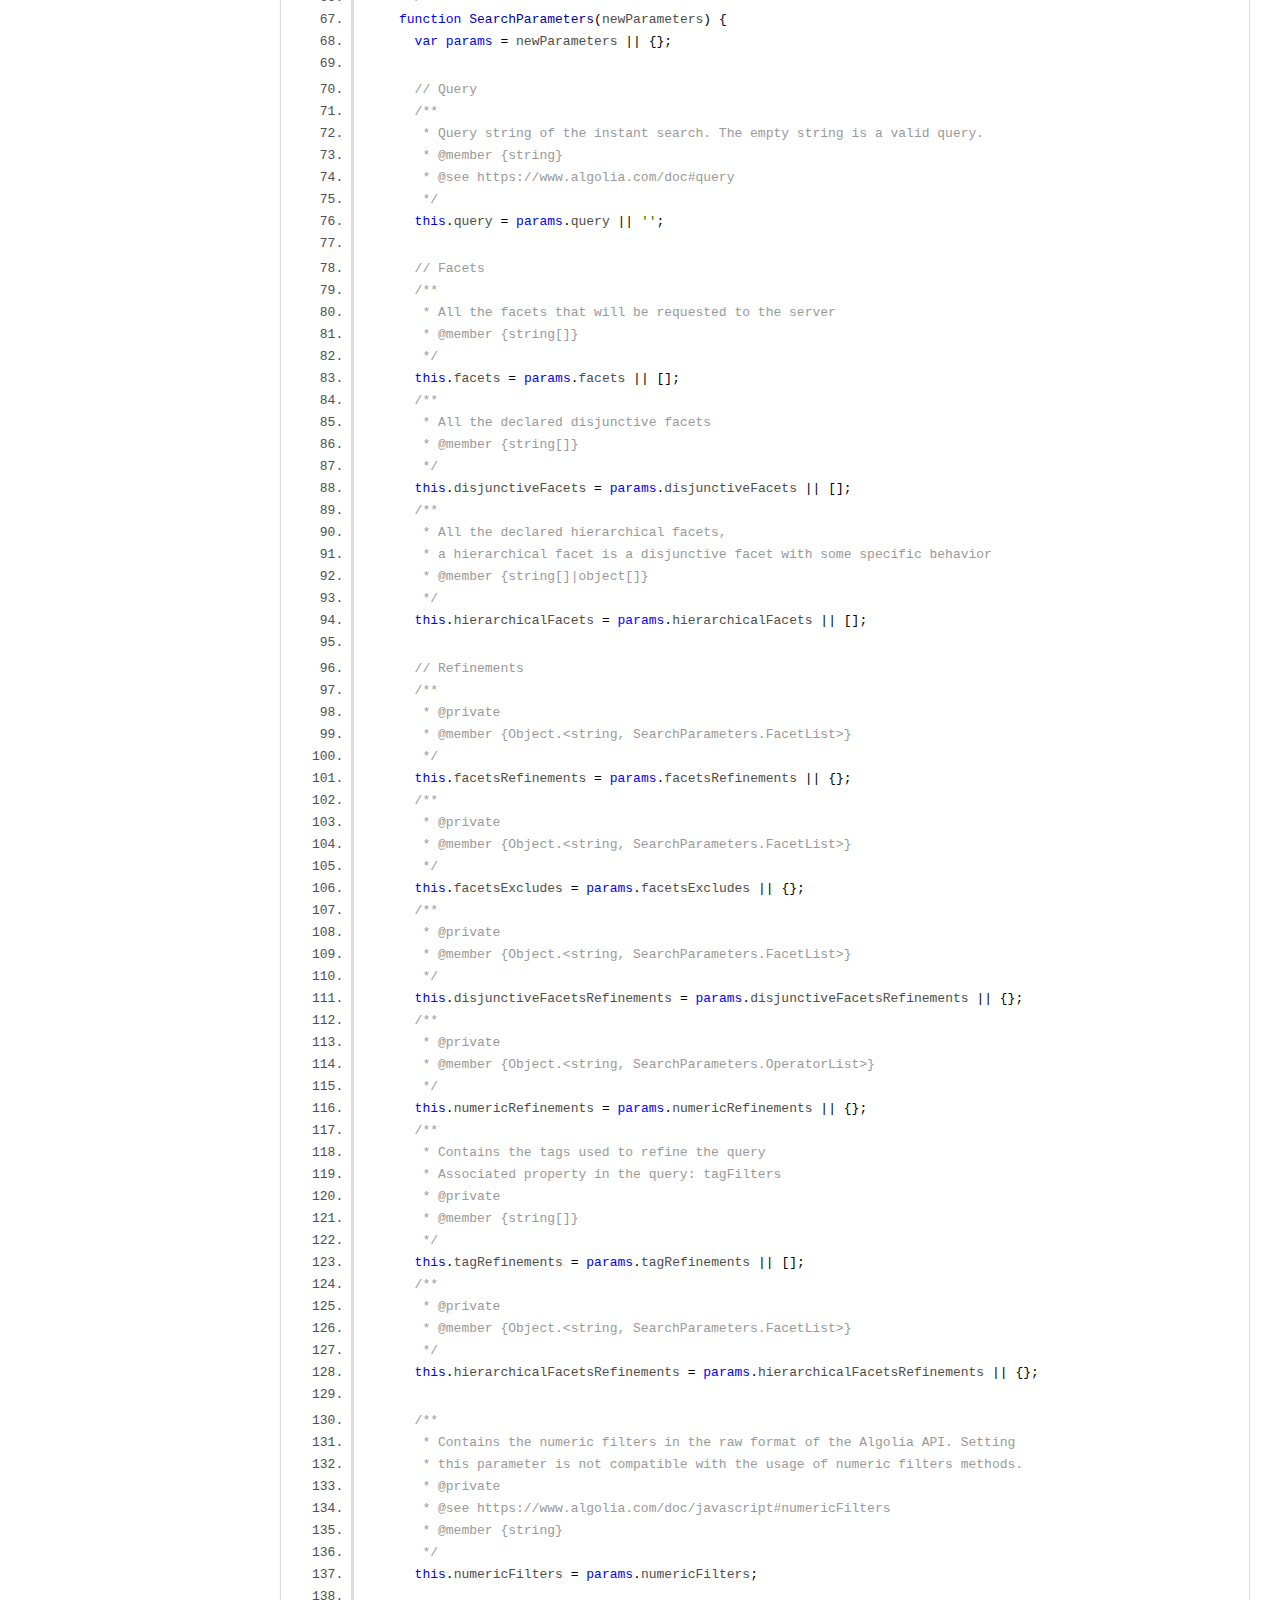
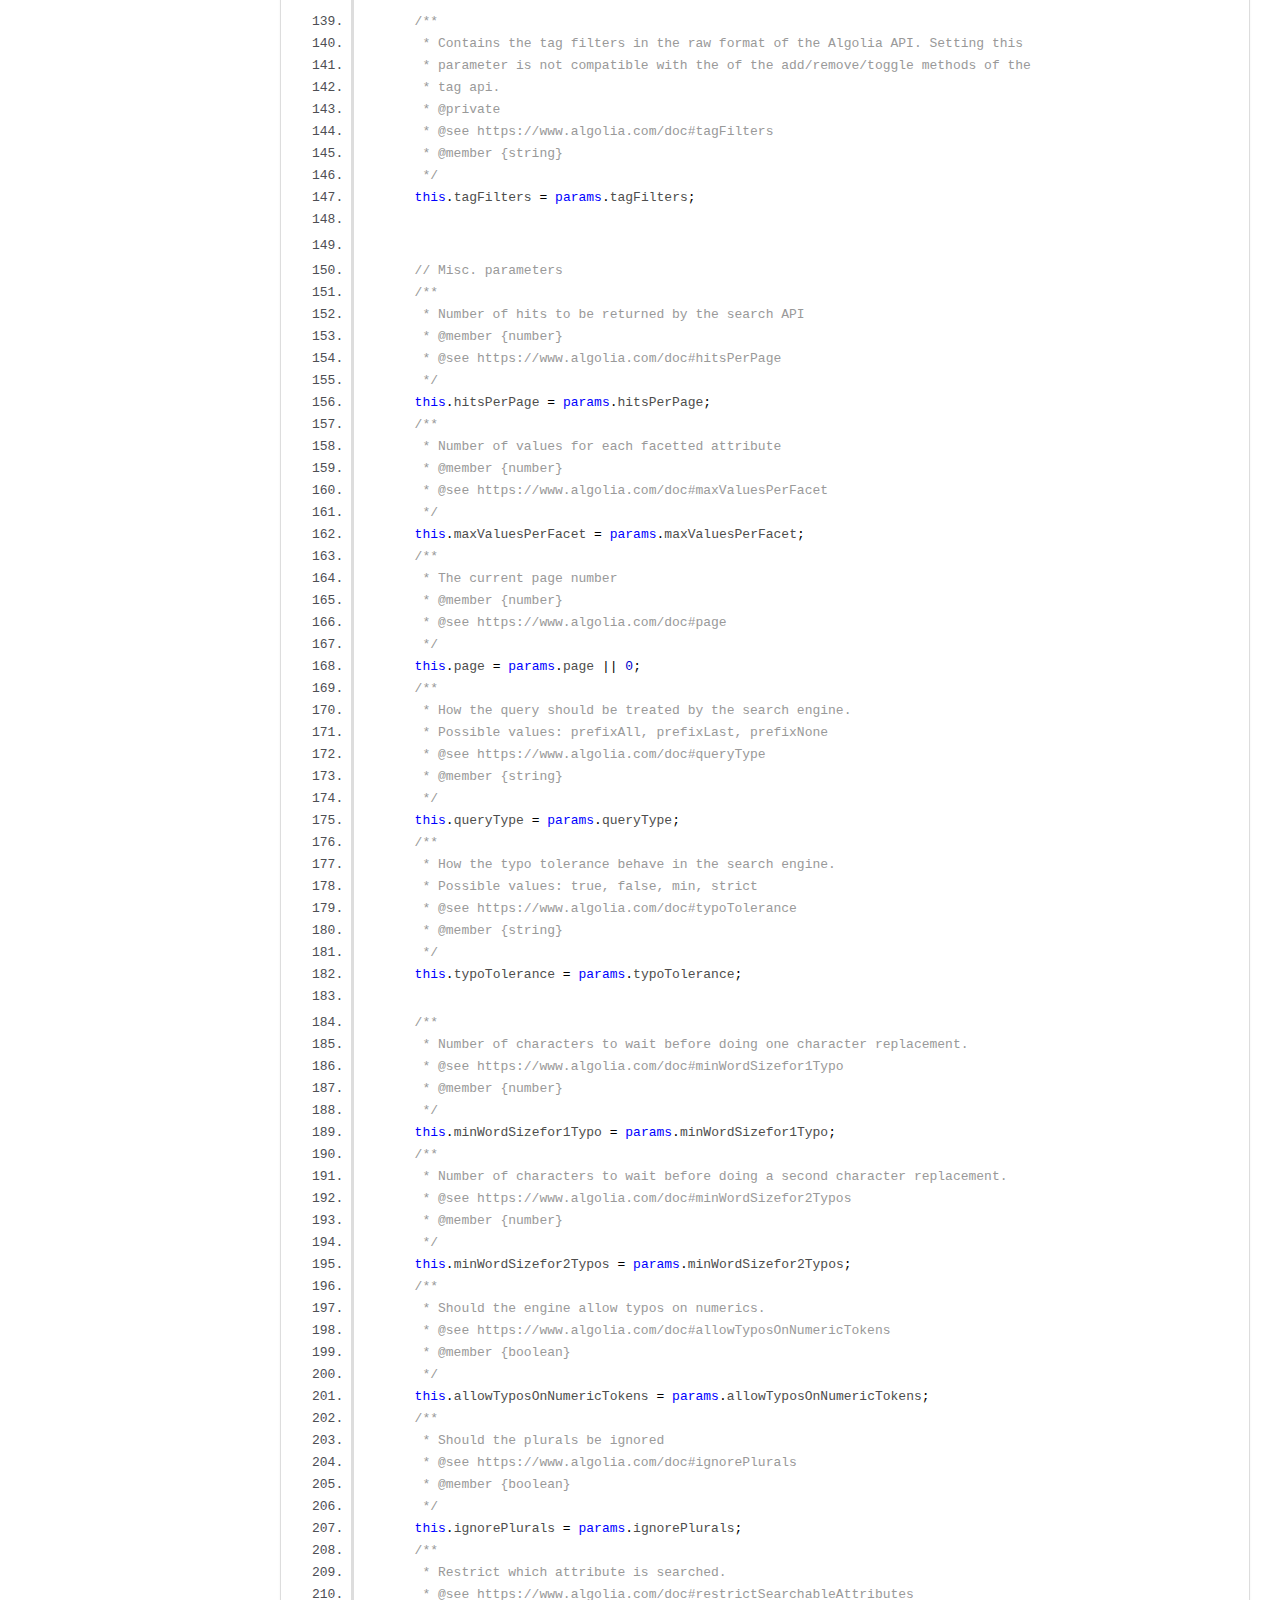
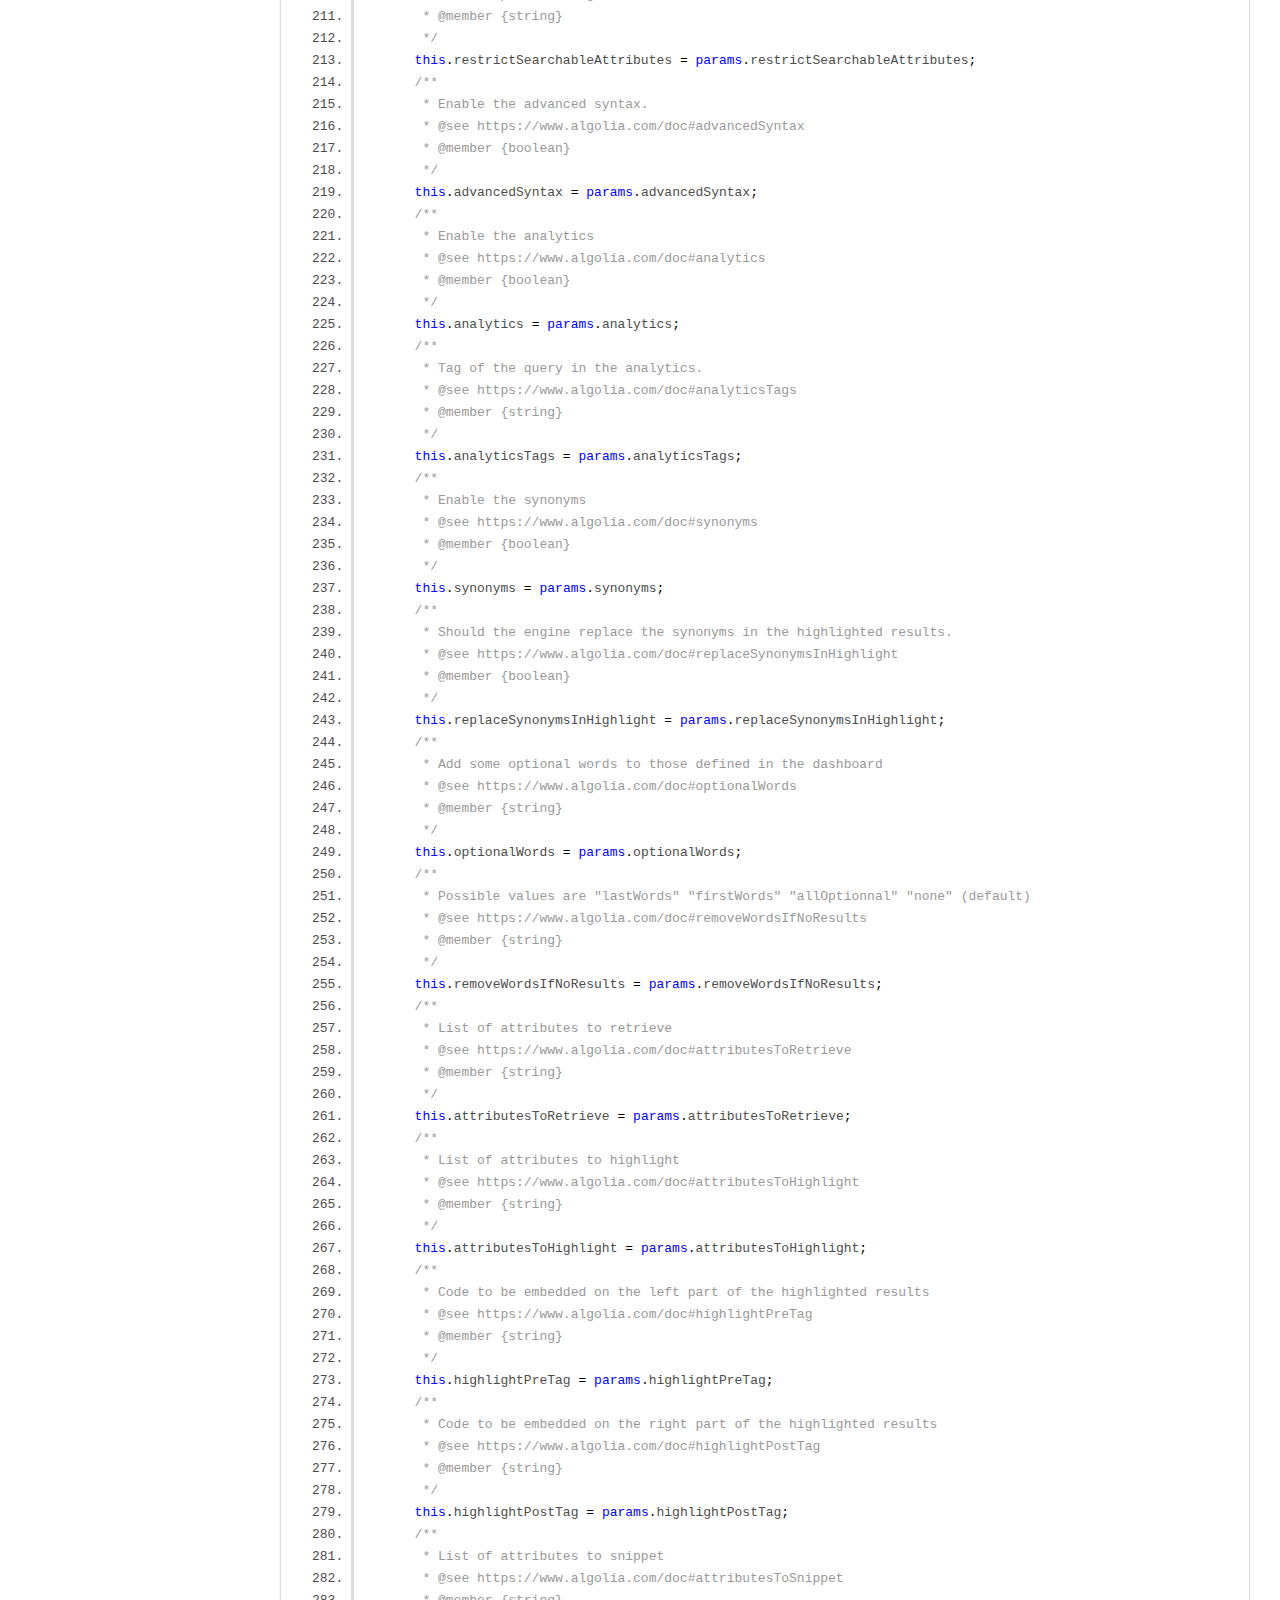
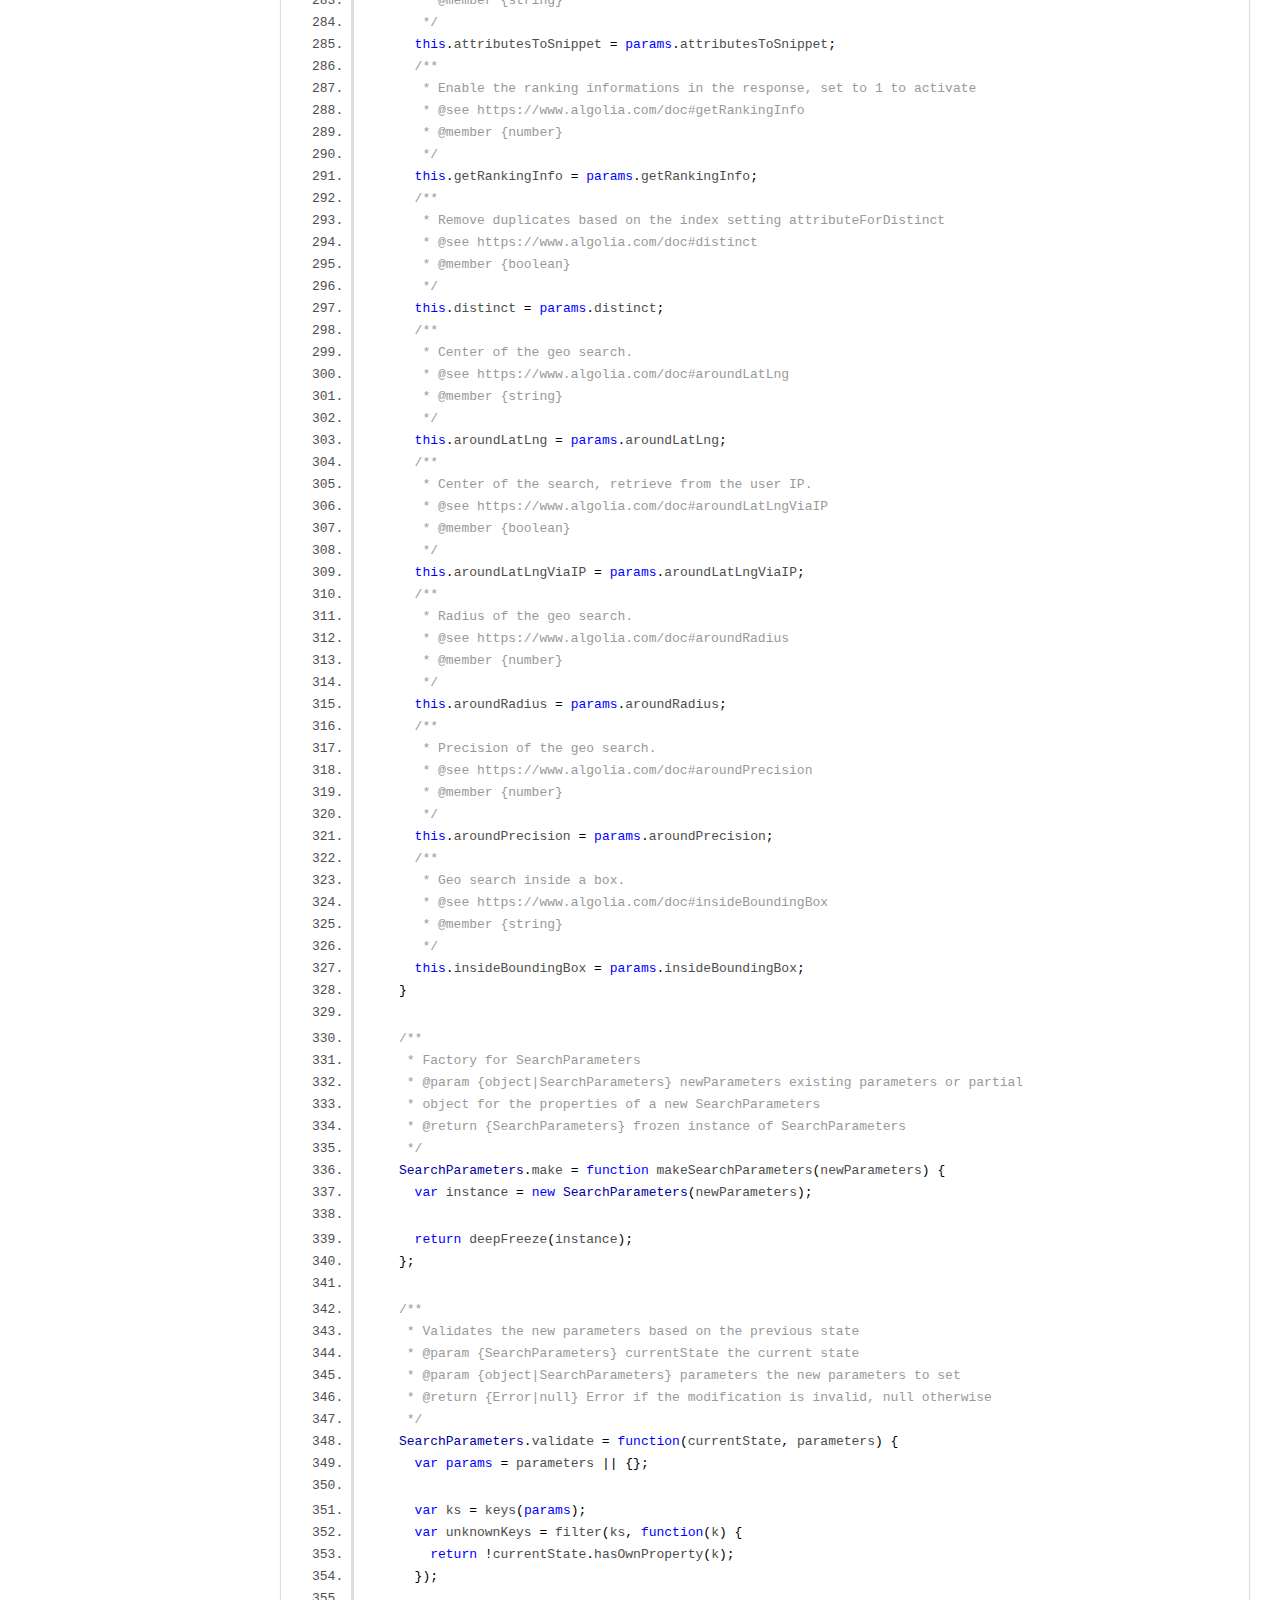
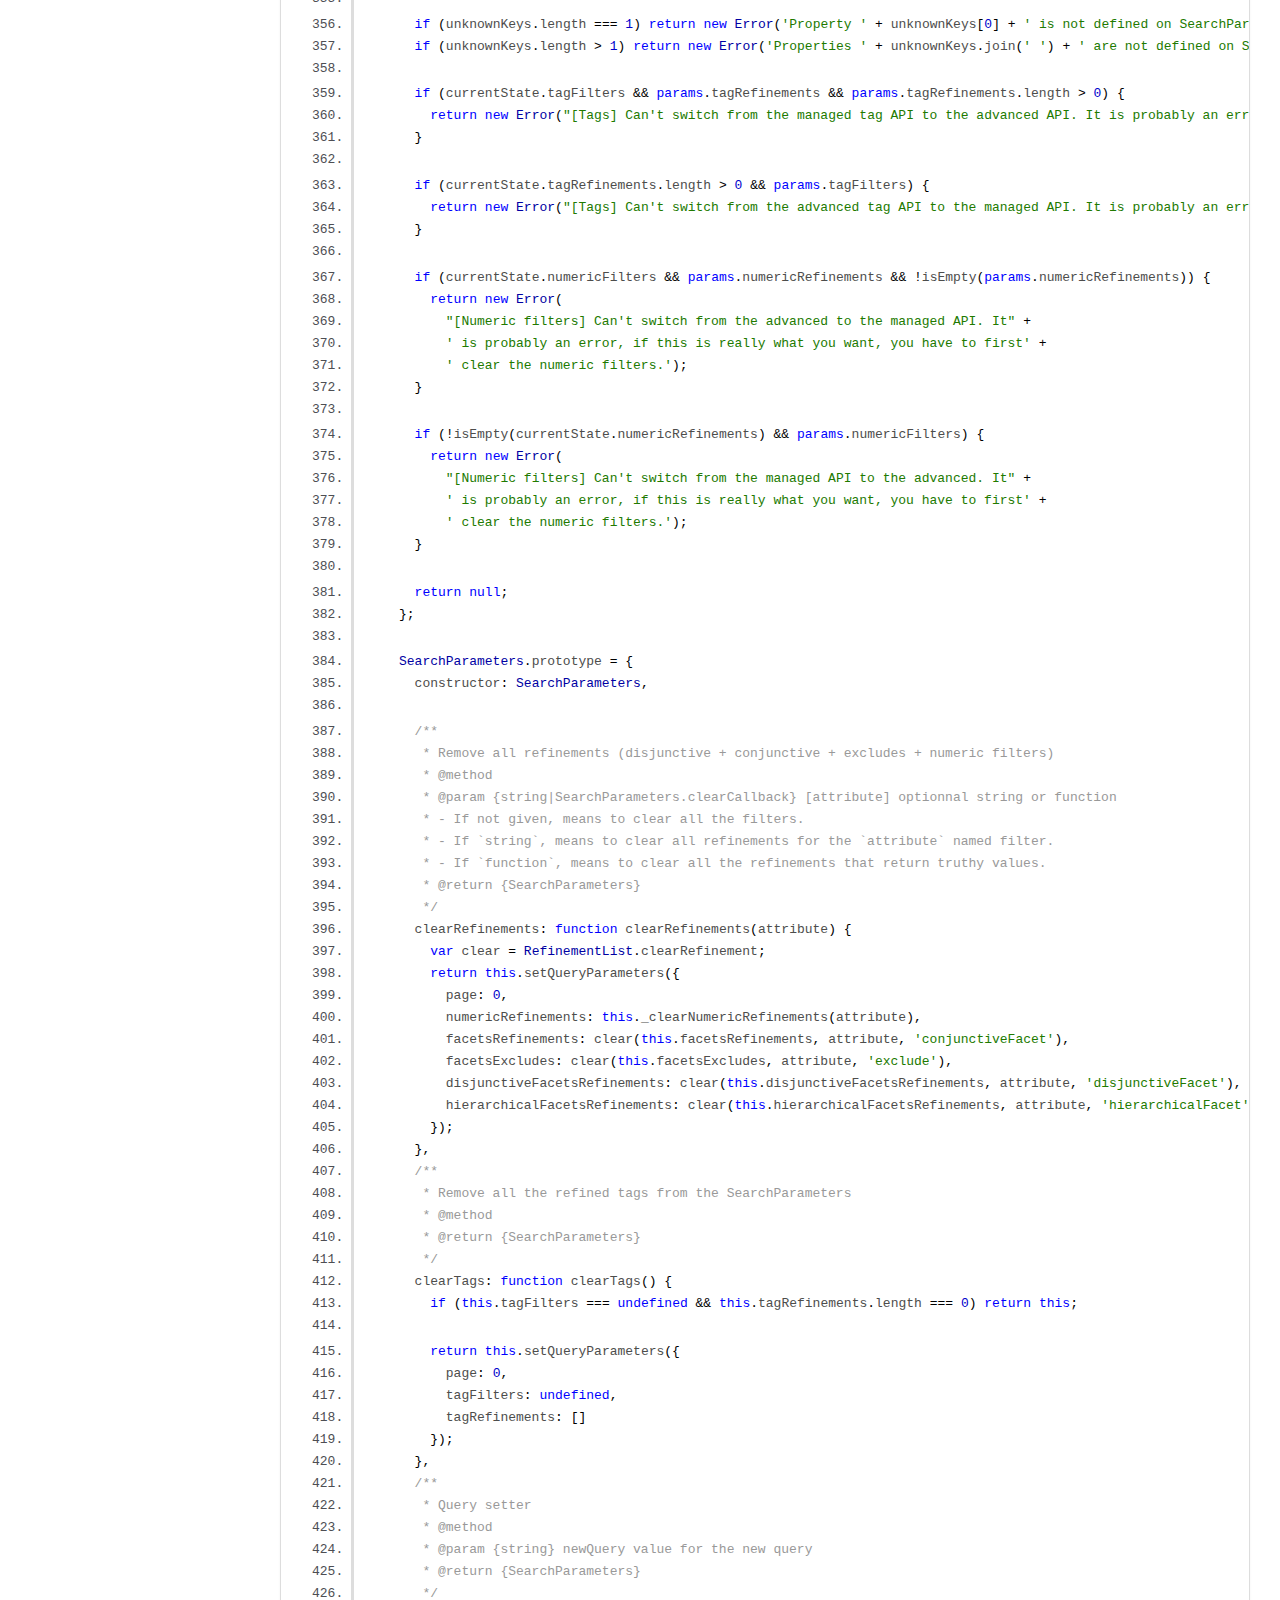
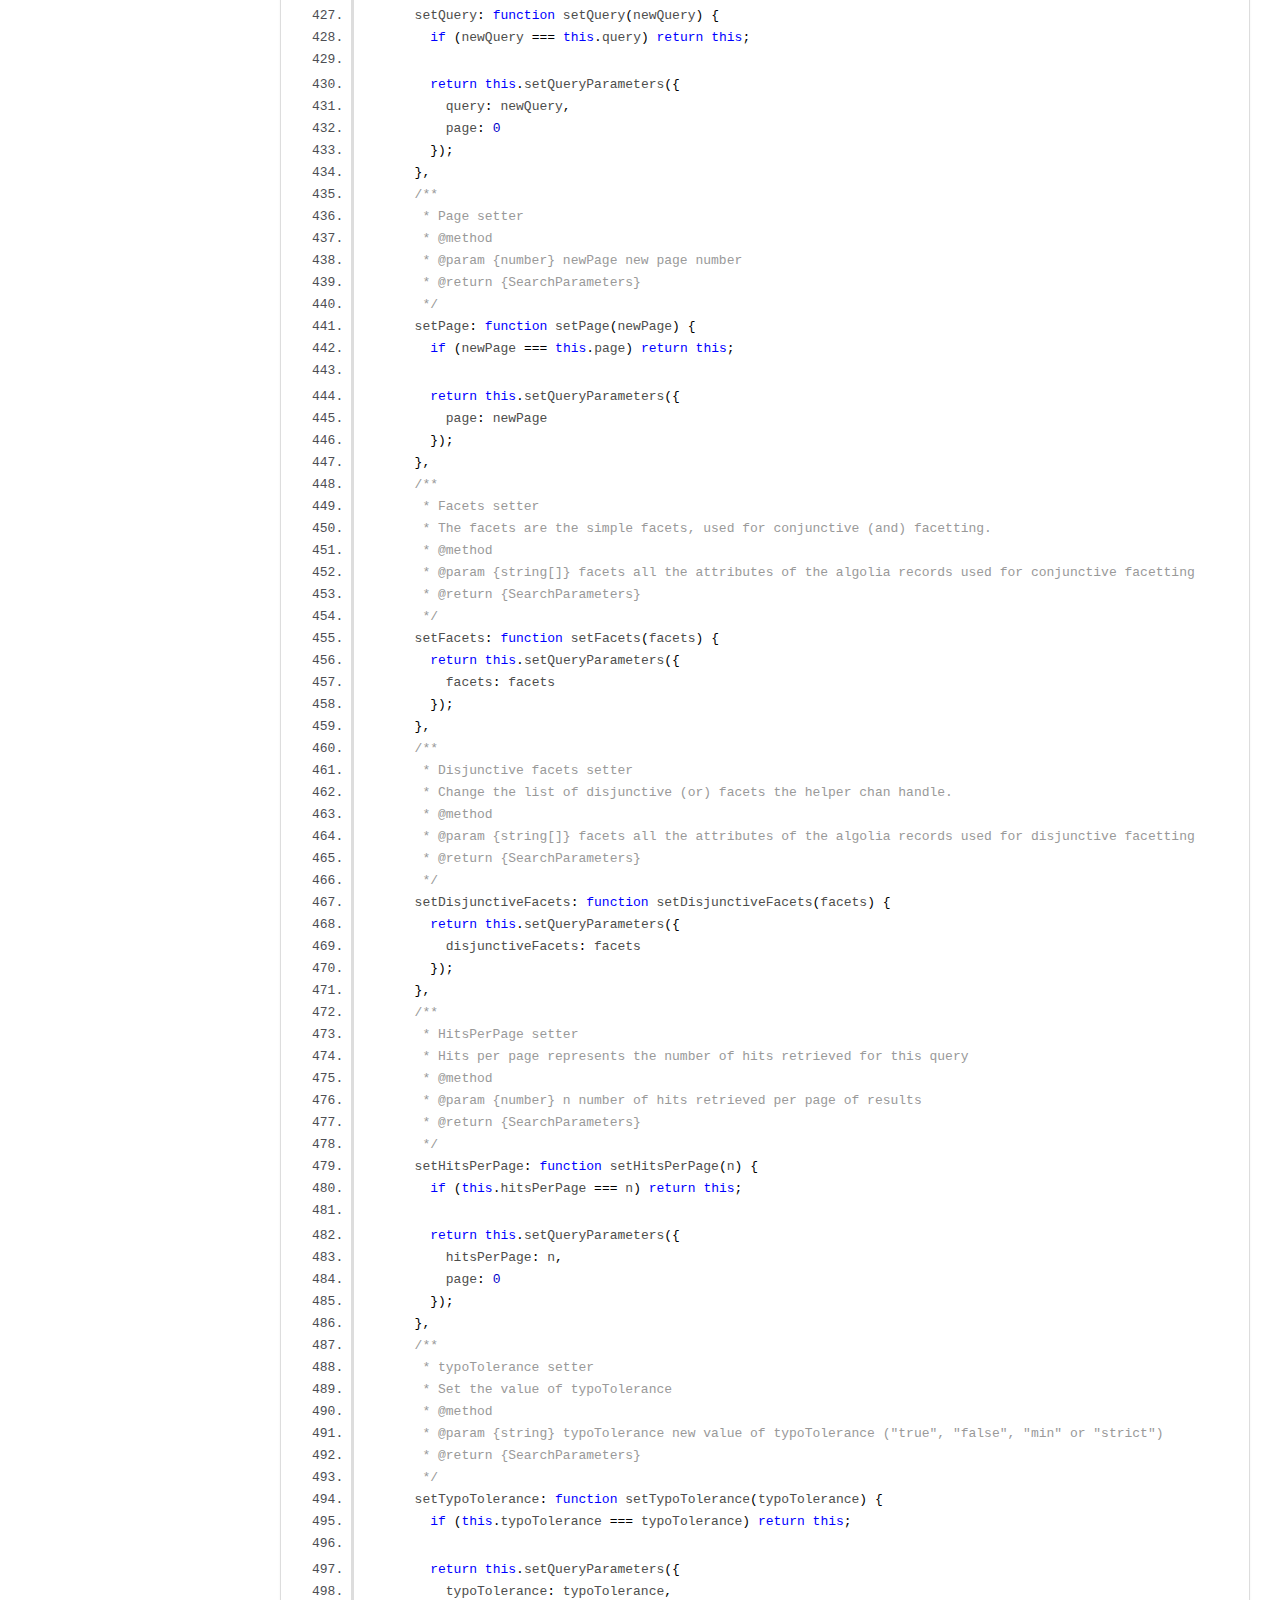
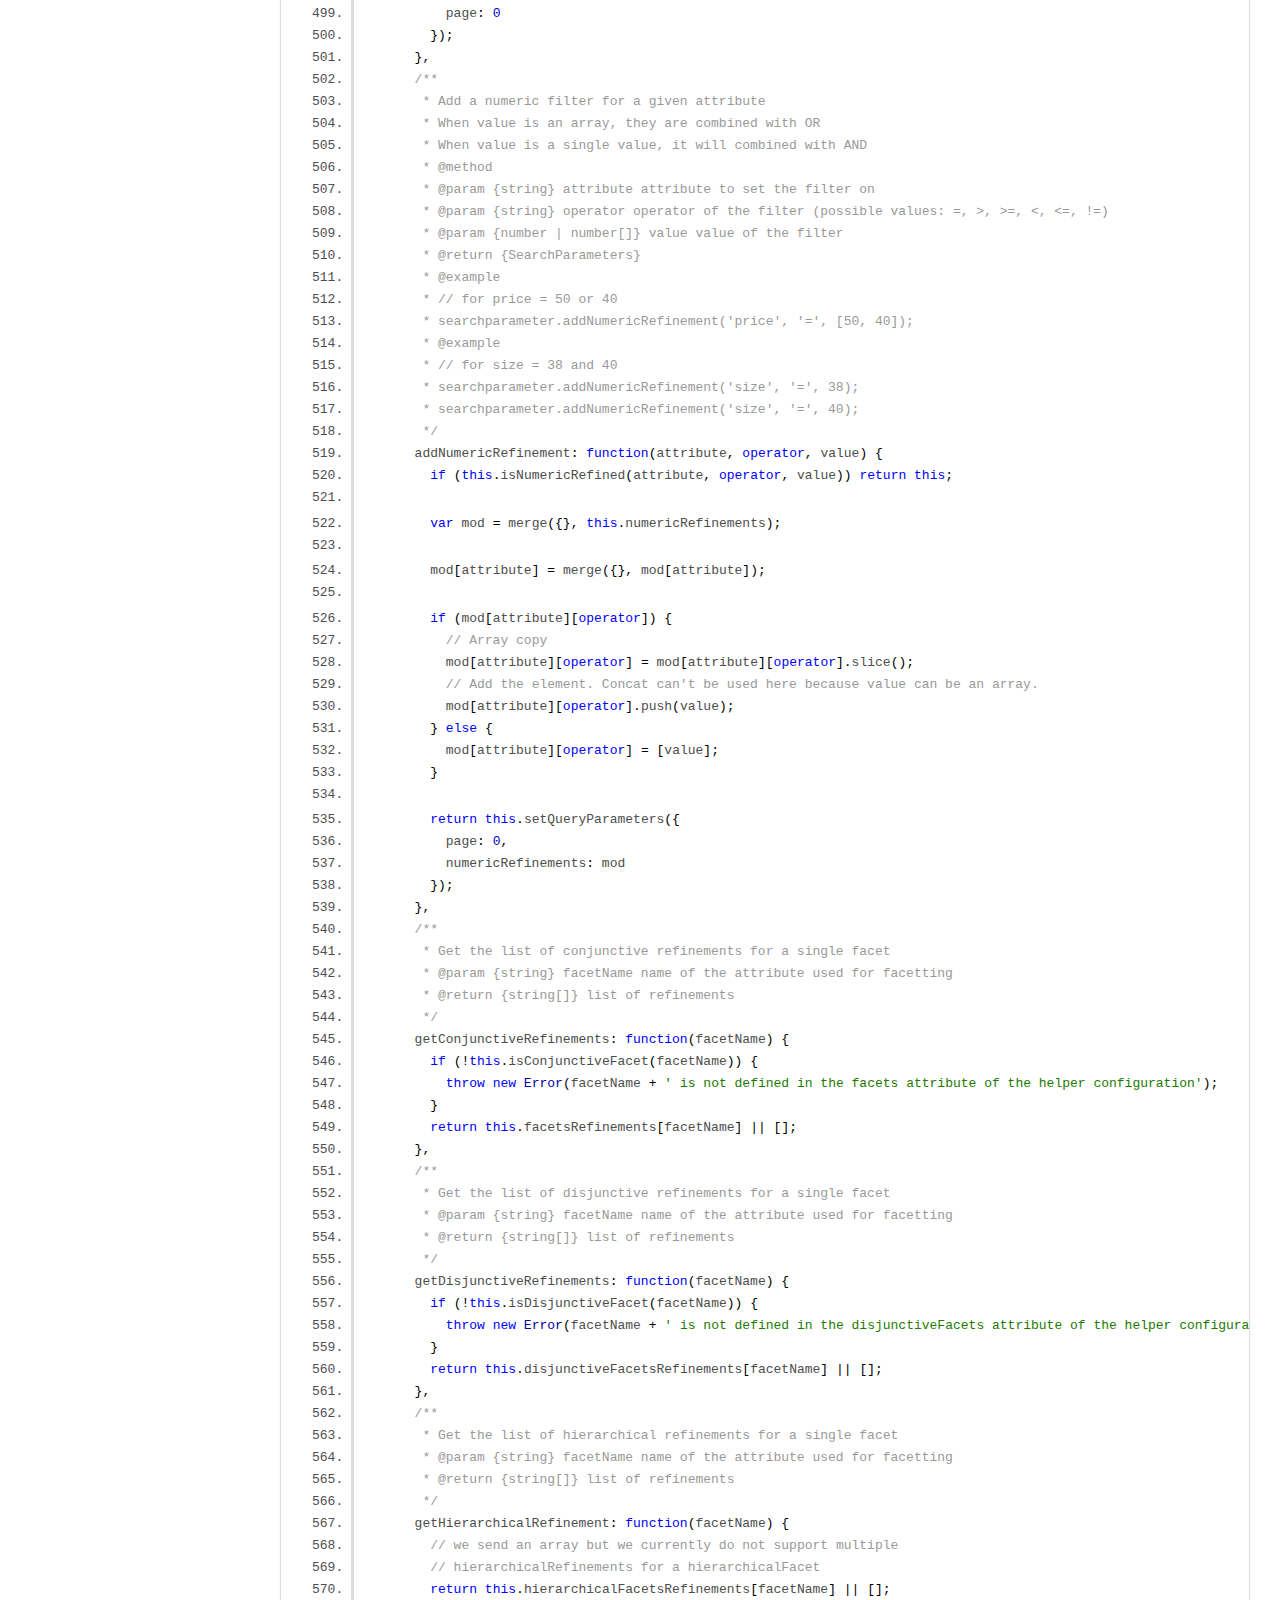
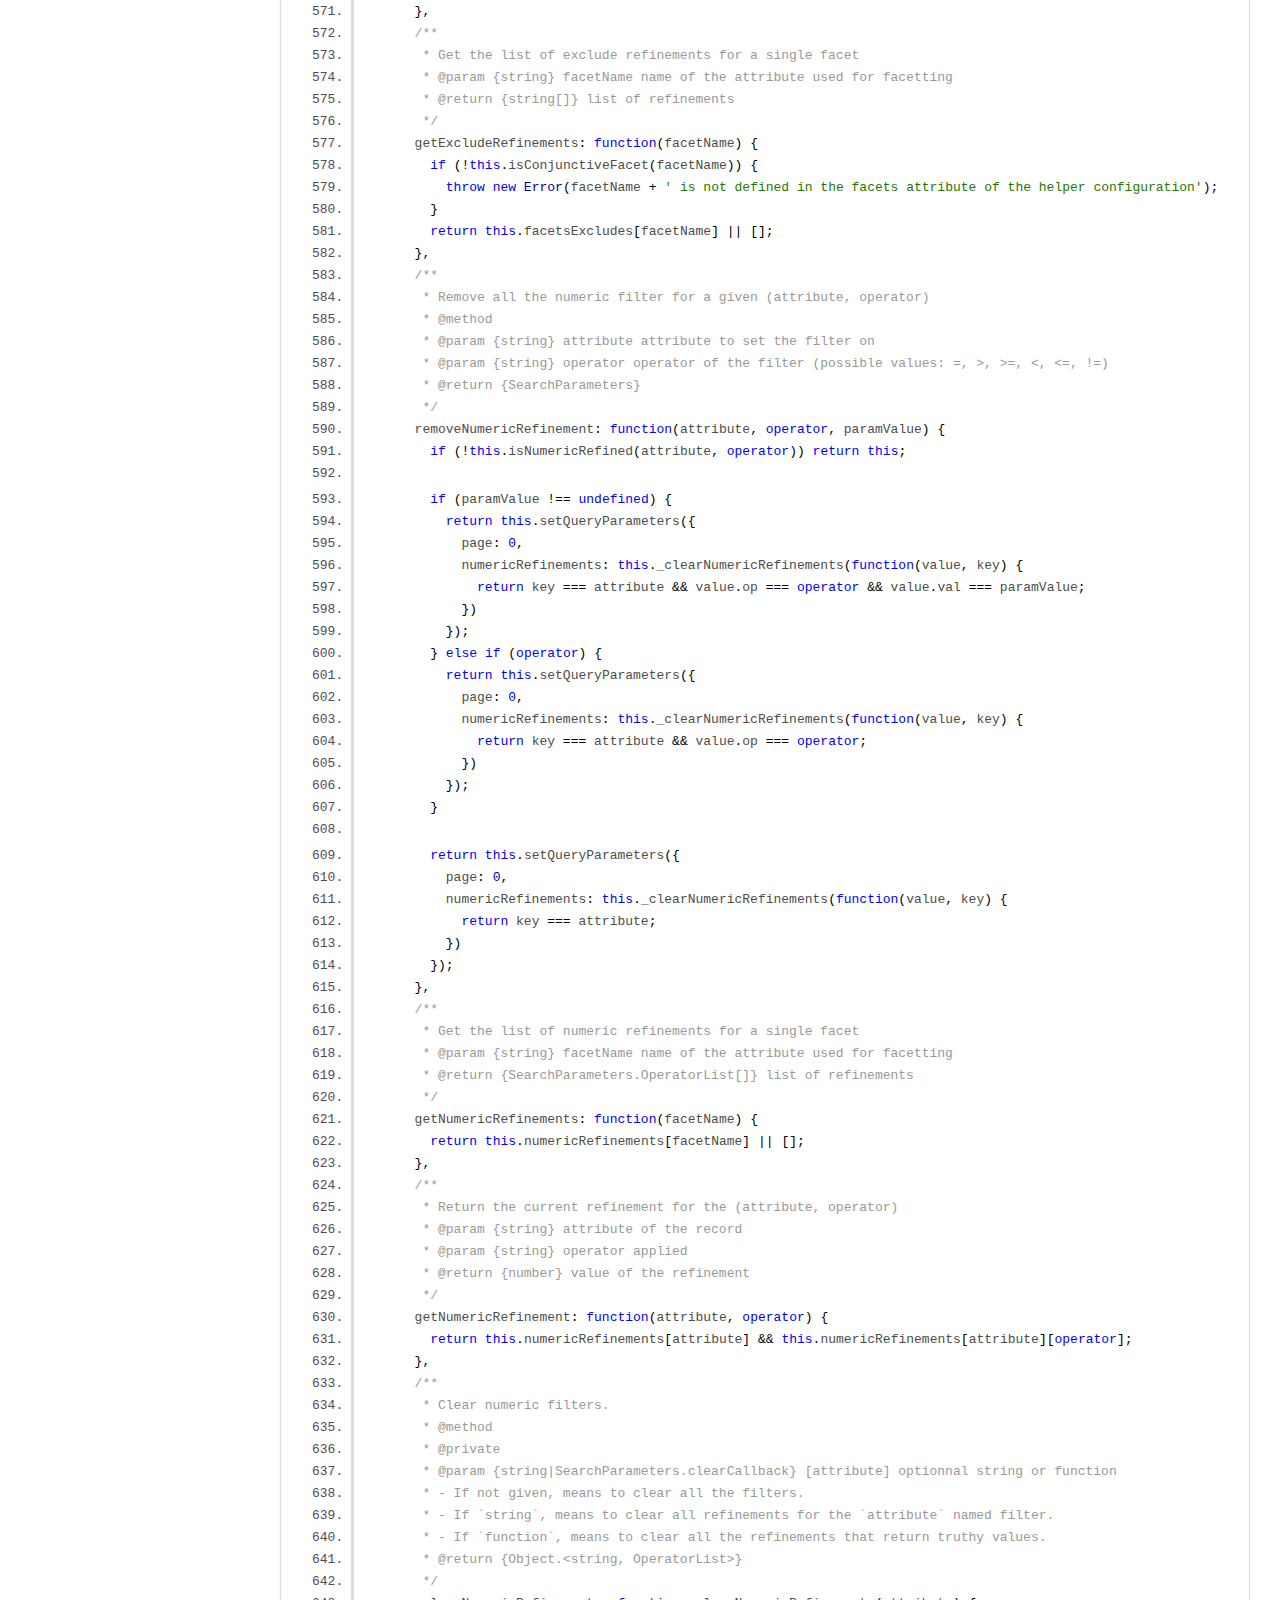
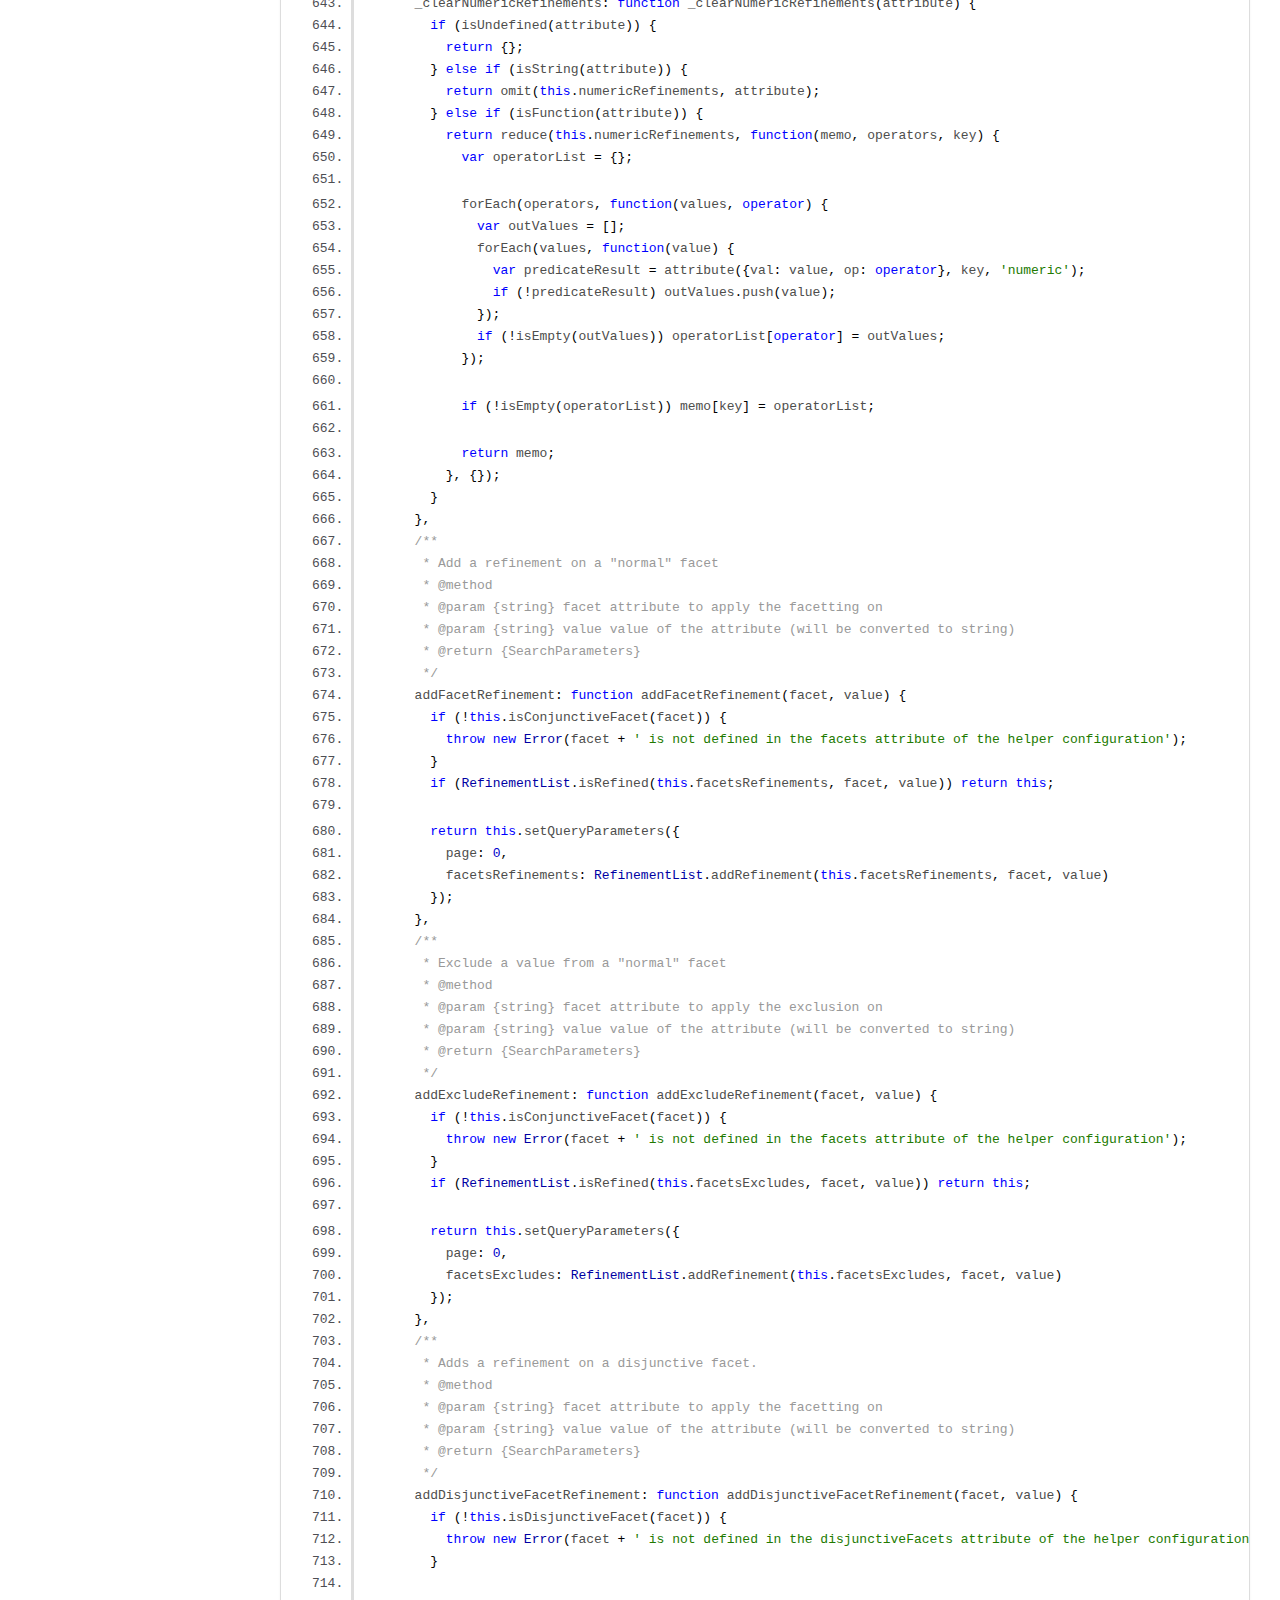
<file: docs/src_SearchParameters_index.js.html>
<!DOCTYPE html>
<html lang="en">
<head>
    <meta charset="utf-8">
    <title>src/SearchParameters/index.js - Documentation</title>

    <script src="scripts/prettify/prettify.js"></script>
    <script src="scripts/prettify/lang-css.js"></script>
    <!--[if lt IE 9]>
      <script src="//html5shiv.googlecode.com/svn/trunk/html5.js"></script>
    <![endif]-->
    <link type="text/css" rel="stylesheet" href="https://code.ionicframework.com/ionicons/2.0.1/css/ionicons.min.css">
    <link type="text/css" rel="stylesheet" href="styles/prettify-tomorrow.css">
    <link type="text/css" rel="stylesheet" href="styles/jsdoc-default.css">
</head>
<body>

<input type="checkbox" id="nav-trigger" class="nav-trigger" />
<label for="nav-trigger" class="navicon-button x">
  <div class="navicon"></div>
</label>

<label for="nav-trigger" class="overlay"></label>

<nav>
    <h2><a href="index.html">Home</a></h2><h3>Modules</h3><ul><li><a href="module-algoliasearchHelper.html">algoliasearchHelper</a></li></ul><h3>Classes</h3><ul><li><a href="AlgoliaSearchHelper.html">AlgoliaSearchHelper</a></li><li><a href="SearchParameters.html">SearchParameters</a></li><li><a href="SearchResults.html">SearchResults</a></li></ul><h3>Global</h3><ul><li><a href="global.html#extractNormalizedFacetValues">extractNormalizedFacetValues</a></li><li><a href="global.html#recSort">recSort</a></li></ul>
</nav>

<div id="main">
    
    <h1 class="page-title">src/SearchParameters/index.js</h1>
    

    



    
    <section>
        <article>
            <pre class="prettyprint source linenums"><code>'use strict';

var keys = require('lodash/object/keys');
var intersection = require('lodash/array/intersection');
var forEach = require('lodash/collection/forEach');
var reduce = require('lodash/collection/reduce');
var filter = require('lodash/collection/filter');
var omit = require('lodash/object/omit');
var indexOf = require('lodash/array/indexOf');
var isEmpty = require('lodash/lang/isEmpty');
var isUndefined = require('lodash/lang/isUndefined');
var isString = require('lodash/lang/isString');
var isFunction = require('lodash/lang/isFunction');
var find = require('lodash/collection/find');
var pluck = require('lodash/collection/pluck');

var defaults = require('lodash/object/defaults');
var merge = require('lodash/object/merge');
var deepFreeze = require('../functions/deepFreeze');

var RefinementList = require('./RefinementList');

/**
 * @typedef {string[]} SearchParameters.FacetList
 */

/**
 * Structure to store numeric filters with the operator as the key
 * @typedef {Object.&lt;string, array.&lt;number|number[]>>} SearchParameters.OperatorList
 */

/**
 * SearchParameters is the data structure that contains all the informations
 * usable for making a search to Algolia API. It doesn't do the search itself,
 * nor does it contains logic about the parameters.
 * It is an immutable object, therefore it has been created in a way that each
 * changes does not change the object itself but returns a copy with the
 * modification.
 * This object should probably not be instantiated outside of the helper. It will
 * be provided when needed. This object is documented for reference as you'll
 * get it from events generated by the {@link AlgoliaSearchHelper}.
 * If need be, instanciate the Helper from the factory function {@link SearchParameters.make}
 * @constructor
 * @classdesc contains all the parameters of a search
 * @param {object|SearchParameters} newParameters existing parameters or partial object
 * for the properties of a new SearchParameters
 * @see SearchParameters.make
 * @example &lt;caption>SearchParameters of the first query in
 *   &lt;a href="http://demos.algolia.com/instant-search-demo">the instant search demo&lt;/a>&lt;/caption>
{
   "query": "",
   "disjunctiveFacets": [
      "customerReviewCount",
      "category",
      "salePrice_range",
      "manufacturer"
  ],
   "maxValuesPerFacet": 30,
   "page": 0,
   "hitsPerPage": 10,
   "facets": [
      "type",
      "shipping"
  ]
}
 */
function SearchParameters(newParameters) {
  var params = newParameters || {};

  // Query
  /**
   * Query string of the instant search. The empty string is a valid query.
   * @member {string}
   * @see https://www.algolia.com/doc#query
   */
  this.query = params.query || '';

  // Facets
  /**
   * All the facets that will be requested to the server
   * @member {string[]}
   */
  this.facets = params.facets || [];
  /**
   * All the declared disjunctive facets
   * @member {string[]}
   */
  this.disjunctiveFacets = params.disjunctiveFacets || [];
  /**
   * All the declared hierarchical facets,
   * a hierarchical facet is a disjunctive facet with some specific behavior
   * @member {string[]|object[]}
   */
  this.hierarchicalFacets = params.hierarchicalFacets || [];

  // Refinements
  /**
   * @private
   * @member {Object.&lt;string, SearchParameters.FacetList>}
   */
  this.facetsRefinements = params.facetsRefinements || {};
  /**
   * @private
   * @member {Object.&lt;string, SearchParameters.FacetList>}
   */
  this.facetsExcludes = params.facetsExcludes || {};
  /**
   * @private
   * @member {Object.&lt;string, SearchParameters.FacetList>}
   */
  this.disjunctiveFacetsRefinements = params.disjunctiveFacetsRefinements || {};
  /**
   * @private
   * @member {Object.&lt;string, SearchParameters.OperatorList>}
   */
  this.numericRefinements = params.numericRefinements || {};
  /**
   * Contains the tags used to refine the query
   * Associated property in the query: tagFilters
   * @private
   * @member {string[]}
   */
  this.tagRefinements = params.tagRefinements || [];
  /**
   * @private
   * @member {Object.&lt;string, SearchParameters.FacetList>}
   */
  this.hierarchicalFacetsRefinements = params.hierarchicalFacetsRefinements || {};

  /**
   * Contains the numeric filters in the raw format of the Algolia API. Setting
   * this parameter is not compatible with the usage of numeric filters methods.
   * @private
   * @see https://www.algolia.com/doc/javascript#numericFilters
   * @member {string}
   */
  this.numericFilters = params.numericFilters;

  /**
   * Contains the tag filters in the raw format of the Algolia API. Setting this
   * parameter is not compatible with the of the add/remove/toggle methods of the
   * tag api.
   * @private
   * @see https://www.algolia.com/doc#tagFilters
   * @member {string}
   */
  this.tagFilters = params.tagFilters;


  // Misc. parameters
  /**
   * Number of hits to be returned by the search API
   * @member {number}
   * @see https://www.algolia.com/doc#hitsPerPage
   */
  this.hitsPerPage = params.hitsPerPage;
  /**
   * Number of values for each facetted attribute
   * @member {number}
   * @see https://www.algolia.com/doc#maxValuesPerFacet
   */
  this.maxValuesPerFacet = params.maxValuesPerFacet;
  /**
   * The current page number
   * @member {number}
   * @see https://www.algolia.com/doc#page
   */
  this.page = params.page || 0;
  /**
   * How the query should be treated by the search engine.
   * Possible values: prefixAll, prefixLast, prefixNone
   * @see https://www.algolia.com/doc#queryType
   * @member {string}
   */
  this.queryType = params.queryType;
  /**
   * How the typo tolerance behave in the search engine.
   * Possible values: true, false, min, strict
   * @see https://www.algolia.com/doc#typoTolerance
   * @member {string}
   */
  this.typoTolerance = params.typoTolerance;

  /**
   * Number of characters to wait before doing one character replacement.
   * @see https://www.algolia.com/doc#minWordSizefor1Typo
   * @member {number}
   */
  this.minWordSizefor1Typo = params.minWordSizefor1Typo;
  /**
   * Number of characters to wait before doing a second character replacement.
   * @see https://www.algolia.com/doc#minWordSizefor2Typos
   * @member {number}
   */
  this.minWordSizefor2Typos = params.minWordSizefor2Typos;
  /**
   * Should the engine allow typos on numerics.
   * @see https://www.algolia.com/doc#allowTyposOnNumericTokens
   * @member {boolean}
   */
  this.allowTyposOnNumericTokens = params.allowTyposOnNumericTokens;
  /**
   * Should the plurals be ignored
   * @see https://www.algolia.com/doc#ignorePlurals
   * @member {boolean}
   */
  this.ignorePlurals = params.ignorePlurals;
  /**
   * Restrict which attribute is searched.
   * @see https://www.algolia.com/doc#restrictSearchableAttributes
   * @member {string}
   */
  this.restrictSearchableAttributes = params.restrictSearchableAttributes;
  /**
   * Enable the advanced syntax.
   * @see https://www.algolia.com/doc#advancedSyntax
   * @member {boolean}
   */
  this.advancedSyntax = params.advancedSyntax;
  /**
   * Enable the analytics
   * @see https://www.algolia.com/doc#analytics
   * @member {boolean}
   */
  this.analytics = params.analytics;
  /**
   * Tag of the query in the analytics.
   * @see https://www.algolia.com/doc#analyticsTags
   * @member {string}
   */
  this.analyticsTags = params.analyticsTags;
  /**
   * Enable the synonyms
   * @see https://www.algolia.com/doc#synonyms
   * @member {boolean}
   */
  this.synonyms = params.synonyms;
  /**
   * Should the engine replace the synonyms in the highlighted results.
   * @see https://www.algolia.com/doc#replaceSynonymsInHighlight
   * @member {boolean}
   */
  this.replaceSynonymsInHighlight = params.replaceSynonymsInHighlight;
  /**
   * Add some optional words to those defined in the dashboard
   * @see https://www.algolia.com/doc#optionalWords
   * @member {string}
   */
  this.optionalWords = params.optionalWords;
  /**
   * Possible values are "lastWords" "firstWords" "allOptionnal" "none" (default)
   * @see https://www.algolia.com/doc#removeWordsIfNoResults
   * @member {string}
   */
  this.removeWordsIfNoResults = params.removeWordsIfNoResults;
  /**
   * List of attributes to retrieve
   * @see https://www.algolia.com/doc#attributesToRetrieve
   * @member {string}
   */
  this.attributesToRetrieve = params.attributesToRetrieve;
  /**
   * List of attributes to highlight
   * @see https://www.algolia.com/doc#attributesToHighlight
   * @member {string}
   */
  this.attributesToHighlight = params.attributesToHighlight;
  /**
   * Code to be embedded on the left part of the highlighted results
   * @see https://www.algolia.com/doc#highlightPreTag
   * @member {string}
   */
  this.highlightPreTag = params.highlightPreTag;
  /**
   * Code to be embedded on the right part of the highlighted results
   * @see https://www.algolia.com/doc#highlightPostTag
   * @member {string}
   */
  this.highlightPostTag = params.highlightPostTag;
  /**
   * List of attributes to snippet
   * @see https://www.algolia.com/doc#attributesToSnippet
   * @member {string}
   */
  this.attributesToSnippet = params.attributesToSnippet;
  /**
   * Enable the ranking informations in the response, set to 1 to activate
   * @see https://www.algolia.com/doc#getRankingInfo
   * @member {number}
   */
  this.getRankingInfo = params.getRankingInfo;
  /**
   * Remove duplicates based on the index setting attributeForDistinct
   * @see https://www.algolia.com/doc#distinct
   * @member {boolean}
   */
  this.distinct = params.distinct;
  /**
   * Center of the geo search.
   * @see https://www.algolia.com/doc#aroundLatLng
   * @member {string}
   */
  this.aroundLatLng = params.aroundLatLng;
  /**
   * Center of the search, retrieve from the user IP.
   * @see https://www.algolia.com/doc#aroundLatLngViaIP
   * @member {boolean}
   */
  this.aroundLatLngViaIP = params.aroundLatLngViaIP;
  /**
   * Radius of the geo search.
   * @see https://www.algolia.com/doc#aroundRadius
   * @member {number}
   */
  this.aroundRadius = params.aroundRadius;
  /**
   * Precision of the geo search.
   * @see https://www.algolia.com/doc#aroundPrecision
   * @member {number}
   */
  this.aroundPrecision = params.aroundPrecision;
  /**
   * Geo search inside a box.
   * @see https://www.algolia.com/doc#insideBoundingBox
   * @member {string}
   */
  this.insideBoundingBox = params.insideBoundingBox;
}

/**
 * Factory for SearchParameters
 * @param {object|SearchParameters} newParameters existing parameters or partial
 * object for the properties of a new SearchParameters
 * @return {SearchParameters} frozen instance of SearchParameters
 */
SearchParameters.make = function makeSearchParameters(newParameters) {
  var instance = new SearchParameters(newParameters);

  return deepFreeze(instance);
};

/**
 * Validates the new parameters based on the previous state
 * @param {SearchParameters} currentState the current state
 * @param {object|SearchParameters} parameters the new parameters to set
 * @return {Error|null} Error if the modification is invalid, null otherwise
 */
SearchParameters.validate = function(currentState, parameters) {
  var params = parameters || {};

  var ks = keys(params);
  var unknownKeys = filter(ks, function(k) {
    return !currentState.hasOwnProperty(k);
  });

  if (unknownKeys.length === 1) return new Error('Property ' + unknownKeys[0] + ' is not defined on SearchParameters (see http://algolia.github.io/algoliasearch-helper-js/docs/SearchParameters.html)');
  if (unknownKeys.length > 1) return new Error('Properties ' + unknownKeys.join(' ') + ' are not defined on SearchParameters (see http://algolia.github.io/algoliasearch-helper-js/docs/SearchParameters.html)');

  if (currentState.tagFilters &amp;&amp; params.tagRefinements &amp;&amp; params.tagRefinements.length > 0) {
    return new Error("[Tags] Can't switch from the managed tag API to the advanced API. It is probably an error, if it's really what you want, you should first clear the tags with clearTags method.");
  }

  if (currentState.tagRefinements.length > 0 &amp;&amp; params.tagFilters) {
    return new Error("[Tags] Can't switch from the advanced tag API to the managed API. It is probably an error, if it's not, you should first clear the tags with clearTags method.");
  }

  if (currentState.numericFilters &amp;&amp; params.numericRefinements &amp;&amp; !isEmpty(params.numericRefinements)) {
    return new Error(
      "[Numeric filters] Can't switch from the advanced to the managed API. It" +
      ' is probably an error, if this is really what you want, you have to first' +
      ' clear the numeric filters.');
  }

  if (!isEmpty(currentState.numericRefinements) &amp;&amp; params.numericFilters) {
    return new Error(
      "[Numeric filters] Can't switch from the managed API to the advanced. It" +
      ' is probably an error, if this is really what you want, you have to first' +
      ' clear the numeric filters.');
  }

  return null;
};

SearchParameters.prototype = {
  constructor: SearchParameters,

  /**
   * Remove all refinements (disjunctive + conjunctive + excludes + numeric filters)
   * @method
   * @param {string|SearchParameters.clearCallback} [attribute] optionnal string or function
   * - If not given, means to clear all the filters.
   * - If `string`, means to clear all refinements for the `attribute` named filter.
   * - If `function`, means to clear all the refinements that return truthy values.
   * @return {SearchParameters}
   */
  clearRefinements: function clearRefinements(attribute) {
    var clear = RefinementList.clearRefinement;
    return this.setQueryParameters({
      page: 0,
      numericRefinements: this._clearNumericRefinements(attribute),
      facetsRefinements: clear(this.facetsRefinements, attribute, 'conjunctiveFacet'),
      facetsExcludes: clear(this.facetsExcludes, attribute, 'exclude'),
      disjunctiveFacetsRefinements: clear(this.disjunctiveFacetsRefinements, attribute, 'disjunctiveFacet'),
      hierarchicalFacetsRefinements: clear(this.hierarchicalFacetsRefinements, attribute, 'hierarchicalFacet')
    });
  },
  /**
   * Remove all the refined tags from the SearchParameters
   * @method
   * @return {SearchParameters}
   */
  clearTags: function clearTags() {
    if (this.tagFilters === undefined &amp;&amp; this.tagRefinements.length === 0) return this;

    return this.setQueryParameters({
      page: 0,
      tagFilters: undefined,
      tagRefinements: []
    });
  },
  /**
   * Query setter
   * @method
   * @param {string} newQuery value for the new query
   * @return {SearchParameters}
   */
  setQuery: function setQuery(newQuery) {
    if (newQuery === this.query) return this;

    return this.setQueryParameters({
      query: newQuery,
      page: 0
    });
  },
  /**
   * Page setter
   * @method
   * @param {number} newPage new page number
   * @return {SearchParameters}
   */
  setPage: function setPage(newPage) {
    if (newPage === this.page) return this;

    return this.setQueryParameters({
      page: newPage
    });
  },
  /**
   * Facets setter
   * The facets are the simple facets, used for conjunctive (and) facetting.
   * @method
   * @param {string[]} facets all the attributes of the algolia records used for conjunctive facetting
   * @return {SearchParameters}
   */
  setFacets: function setFacets(facets) {
    return this.setQueryParameters({
      facets: facets
    });
  },
  /**
   * Disjunctive facets setter
   * Change the list of disjunctive (or) facets the helper chan handle.
   * @method
   * @param {string[]} facets all the attributes of the algolia records used for disjunctive facetting
   * @return {SearchParameters}
   */
  setDisjunctiveFacets: function setDisjunctiveFacets(facets) {
    return this.setQueryParameters({
      disjunctiveFacets: facets
    });
  },
  /**
   * HitsPerPage setter
   * Hits per page represents the number of hits retrieved for this query
   * @method
   * @param {number} n number of hits retrieved per page of results
   * @return {SearchParameters}
   */
  setHitsPerPage: function setHitsPerPage(n) {
    if (this.hitsPerPage === n) return this;

    return this.setQueryParameters({
      hitsPerPage: n,
      page: 0
    });
  },
  /**
   * typoTolerance setter
   * Set the value of typoTolerance
   * @method
   * @param {string} typoTolerance new value of typoTolerance ("true", "false", "min" or "strict")
   * @return {SearchParameters}
   */
  setTypoTolerance: function setTypoTolerance(typoTolerance) {
    if (this.typoTolerance === typoTolerance) return this;

    return this.setQueryParameters({
      typoTolerance: typoTolerance,
      page: 0
    });
  },
  /**
   * Add a numeric filter for a given attribute
   * When value is an array, they are combined with OR
   * When value is a single value, it will combined with AND
   * @method
   * @param {string} attribute attribute to set the filter on
   * @param {string} operator operator of the filter (possible values: =, >, >=, &lt;, &lt;=, !=)
   * @param {number | number[]} value value of the filter
   * @return {SearchParameters}
   * @example
   * // for price = 50 or 40
   * searchparameter.addNumericRefinement('price', '=', [50, 40]);
   * @example
   * // for size = 38 and 40
   * searchparameter.addNumericRefinement('size', '=', 38);
   * searchparameter.addNumericRefinement('size', '=', 40);
   */
  addNumericRefinement: function(attribute, operator, value) {
    if (this.isNumericRefined(attribute, operator, value)) return this;

    var mod = merge({}, this.numericRefinements);

    mod[attribute] = merge({}, mod[attribute]);

    if (mod[attribute][operator]) {
      // Array copy
      mod[attribute][operator] = mod[attribute][operator].slice();
      // Add the element. Concat can't be used here because value can be an array.
      mod[attribute][operator].push(value);
    } else {
      mod[attribute][operator] = [value];
    }

    return this.setQueryParameters({
      page: 0,
      numericRefinements: mod
    });
  },
  /**
   * Get the list of conjunctive refinements for a single facet
   * @param {string} facetName name of the attribute used for facetting
   * @return {string[]} list of refinements
   */
  getConjunctiveRefinements: function(facetName) {
    if (!this.isConjunctiveFacet(facetName)) {
      throw new Error(facetName + ' is not defined in the facets attribute of the helper configuration');
    }
    return this.facetsRefinements[facetName] || [];
  },
  /**
   * Get the list of disjunctive refinements for a single facet
   * @param {string} facetName name of the attribute used for facetting
   * @return {string[]} list of refinements
   */
  getDisjunctiveRefinements: function(facetName) {
    if (!this.isDisjunctiveFacet(facetName)) {
      throw new Error(facetName + ' is not defined in the disjunctiveFacets attribute of the helper configuration');
    }
    return this.disjunctiveFacetsRefinements[facetName] || [];
  },
  /**
   * Get the list of hierarchical refinements for a single facet
   * @param {string} facetName name of the attribute used for facetting
   * @return {string[]} list of refinements
   */
  getHierarchicalRefinement: function(facetName) {
    // we send an array but we currently do not support multiple
    // hierarchicalRefinements for a hierarchicalFacet
    return this.hierarchicalFacetsRefinements[facetName] || [];
  },
  /**
   * Get the list of exclude refinements for a single facet
   * @param {string} facetName name of the attribute used for facetting
   * @return {string[]} list of refinements
   */
  getExcludeRefinements: function(facetName) {
    if (!this.isConjunctiveFacet(facetName)) {
      throw new Error(facetName + ' is not defined in the facets attribute of the helper configuration');
    }
    return this.facetsExcludes[facetName] || [];
  },
  /**
   * Remove all the numeric filter for a given (attribute, operator)
   * @method
   * @param {string} attribute attribute to set the filter on
   * @param {string} operator operator of the filter (possible values: =, >, >=, &lt;, &lt;=, !=)
   * @return {SearchParameters}
   */
  removeNumericRefinement: function(attribute, operator, paramValue) {
    if (!this.isNumericRefined(attribute, operator)) return this;

    if (paramValue !== undefined) {
      return this.setQueryParameters({
        page: 0,
        numericRefinements: this._clearNumericRefinements(function(value, key) {
          return key === attribute &amp;&amp; value.op === operator &amp;&amp; value.val === paramValue;
        })
      });
    } else if (operator) {
      return this.setQueryParameters({
        page: 0,
        numericRefinements: this._clearNumericRefinements(function(value, key) {
          return key === attribute &amp;&amp; value.op === operator;
        })
      });
    }

    return this.setQueryParameters({
      page: 0,
      numericRefinements: this._clearNumericRefinements(function(value, key) {
        return key === attribute;
      })
    });
  },
  /**
   * Get the list of numeric refinements for a single facet
   * @param {string} facetName name of the attribute used for facetting
   * @return {SearchParameters.OperatorList[]} list of refinements
   */
  getNumericRefinements: function(facetName) {
    return this.numericRefinements[facetName] || [];
  },
  /**
   * Return the current refinement for the (attribute, operator)
   * @param {string} attribute of the record
   * @param {string} operator applied
   * @return {number} value of the refinement
   */
  getNumericRefinement: function(attribute, operator) {
    return this.numericRefinements[attribute] &amp;&amp; this.numericRefinements[attribute][operator];
  },
  /**
   * Clear numeric filters.
   * @method
   * @private
   * @param {string|SearchParameters.clearCallback} [attribute] optionnal string or function
   * - If not given, means to clear all the filters.
   * - If `string`, means to clear all refinements for the `attribute` named filter.
   * - If `function`, means to clear all the refinements that return truthy values.
   * @return {Object.&lt;string, OperatorList>}
   */
  _clearNumericRefinements: function _clearNumericRefinements(attribute) {
    if (isUndefined(attribute)) {
      return {};
    } else if (isString(attribute)) {
      return omit(this.numericRefinements, attribute);
    } else if (isFunction(attribute)) {
      return reduce(this.numericRefinements, function(memo, operators, key) {
        var operatorList = {};

        forEach(operators, function(values, operator) {
          var outValues = [];
          forEach(values, function(value) {
            var predicateResult = attribute({val: value, op: operator}, key, 'numeric');
            if (!predicateResult) outValues.push(value);
          });
          if (!isEmpty(outValues)) operatorList[operator] = outValues;
        });

        if (!isEmpty(operatorList)) memo[key] = operatorList;

        return memo;
      }, {});
    }
  },
  /**
   * Add a refinement on a "normal" facet
   * @method
   * @param {string} facet attribute to apply the facetting on
   * @param {string} value value of the attribute (will be converted to string)
   * @return {SearchParameters}
   */
  addFacetRefinement: function addFacetRefinement(facet, value) {
    if (!this.isConjunctiveFacet(facet)) {
      throw new Error(facet + ' is not defined in the facets attribute of the helper configuration');
    }
    if (RefinementList.isRefined(this.facetsRefinements, facet, value)) return this;

    return this.setQueryParameters({
      page: 0,
      facetsRefinements: RefinementList.addRefinement(this.facetsRefinements, facet, value)
    });
  },
  /**
   * Exclude a value from a "normal" facet
   * @method
   * @param {string} facet attribute to apply the exclusion on
   * @param {string} value value of the attribute (will be converted to string)
   * @return {SearchParameters}
   */
  addExcludeRefinement: function addExcludeRefinement(facet, value) {
    if (!this.isConjunctiveFacet(facet)) {
      throw new Error(facet + ' is not defined in the facets attribute of the helper configuration');
    }
    if (RefinementList.isRefined(this.facetsExcludes, facet, value)) return this;

    return this.setQueryParameters({
      page: 0,
      facetsExcludes: RefinementList.addRefinement(this.facetsExcludes, facet, value)
    });
  },
  /**
   * Adds a refinement on a disjunctive facet.
   * @method
   * @param {string} facet attribute to apply the facetting on
   * @param {string} value value of the attribute (will be converted to string)
   * @return {SearchParameters}
   */
  addDisjunctiveFacetRefinement: function addDisjunctiveFacetRefinement(facet, value) {
    if (!this.isDisjunctiveFacet(facet)) {
      throw new Error(facet + ' is not defined in the disjunctiveFacets attribute of the helper configuration');
    }

    if (RefinementList.isRefined(this.disjunctiveFacetsRefinements, facet, value)) return this;

    return this.setQueryParameters({
      page: 0,
      disjunctiveFacetsRefinements: RefinementList.addRefinement(this.disjunctiveFacetsRefinements, facet, value)
    });
  },
  /**
   * addTagRefinement adds a tag to the list used to filter the results
   * @param {string} tag tag to be added
   * @return {SearchParameters}
   */
  addTagRefinement: function addTagRefinement(tag) {
    if (this.isTagRefined(tag)) return this;

    var modification = {
      page: 0,
      tagRefinements: this.tagRefinements.concat(tag)
    };

    return this.setQueryParameters(modification);
  },
  /**
   * Remove a refinement set on facet. If a value is provided, it will clear the
   * refinement for the given value, otherwise it will clear all the refinement
   * values for the facetted attribute.
   * @method
   * @param {string} facet name of the attribute used for facetting
   * @param {string} value value used to filter
   * @return {SearchParameters}
   */
  removeFacetRefinement: function removeFacetRefinement(facet, value) {
    if (!this.isConjunctiveFacet(facet)) {
      throw new Error(facet + ' is not defined in the facets attribute of the helper configuration');
    }
    if (!RefinementList.isRefined(this.facetsRefinements, facet, value)) return this;

    return this.setQueryParameters({
      page: 0,
      facetsRefinements: RefinementList.removeRefinement(this.facetsRefinements, facet, value)
    });
  },
  /**
   * Remove a negative refinement on a facet
   * @method
   * @param {string} facet name of the attribute used for facetting
   * @param {string} value value used to filter
   * @return {SearchParameters}
   */
  removeExcludeRefinement: function removeExcludeRefinement(facet, value) {
    if (!this.isConjunctiveFacet(facet)) {
      throw new Error(facet + ' is not defined in the facets attribute of the helper configuration');
    }
    if (!RefinementList.isRefined(this.facetsExcludes, facet, value)) return this;

    return this.setQueryParameters({
      page: 0,
      facetsExcludes: RefinementList.removeRefinement(this.facetsExcludes, facet, value)
    });
  },
  /**
   * Remove a refinement on a disjunctive facet
   * @method
   * @param {string} facet name of the attribute used for facetting
   * @param {string} value value used to filter
   * @return {SearchParameters}
   */
  removeDisjunctiveFacetRefinement: function removeDisjunctiveFacetRefinement(facet, value) {
    if (!this.isDisjunctiveFacet(facet)) {
      throw new Error(facet + ' is not defined in the disjunctiveFacets attribute of the helper configuration');
    }
    if (!RefinementList.isRefined(this.disjunctiveFacetsRefinements, facet, value)) return this;

    return this.setQueryParameters({
      page: 0,
      disjunctiveFacetsRefinements: RefinementList.removeRefinement(this.disjunctiveFacetsRefinements, facet, value)
    });
  },
  /**
   * Remove a tag from the list of tag refinements
   * @method
   * @param {string} tag the tag to remove
   * @return {SearchParameters}
   */
  removeTagRefinement: function removeTagRefinement(tag) {
    if (!this.isTagRefined(tag)) return this;

    var modification = {
      page: 0,
      tagRefinements: filter(this.tagRefinements, function(t) { return t !== tag; })
    };

    return this.setQueryParameters(modification);
  },
  /**
   * Switch the refinement applied over a facet/value
   * @method
   * @param {string} facet name of the attribute used for facetting
   * @param {value} value value used for filtering
   * @return {SearchParameters}
   */
  toggleFacetRefinement: function toggleFacetRefinement(facet, value) {
    if (!this.isConjunctiveFacet(facet)) {
      throw new Error(facet + ' is not defined in the facets attribute of the helper configuration');
    }

    return this.setQueryParameters({
      page: 0,
      facetsRefinements: RefinementList.toggleRefinement(this.facetsRefinements, facet, value)
    });
  },
  /**
   * Switch the refinement applied over a facet/value
   * @method
   * @param {string} facet name of the attribute used for facetting
   * @param {value} value value used for filtering
   * @return {SearchParameters}
   */
  toggleExcludeFacetRefinement: function toggleExcludeFacetRefinement(facet, value) {
    if (!this.isConjunctiveFacet(facet)) {
      throw new Error(facet + ' is not defined in the facets attribute of the helper configuration');
    }

    return this.setQueryParameters({
      page: 0,
      facetsExcludes: RefinementList.toggleRefinement(this.facetsExcludes, facet, value)
    });
  },
  /**
   * Switch the refinement applied over a facet/value
   * @method
   * @param {string} facet name of the attribute used for facetting
   * @param {value} value value used for filtering
   * @return {SearchParameters}
   */
  toggleDisjunctiveFacetRefinement: function toggleDisjunctiveFacetRefinement(facet, value) {
    if (!this.isDisjunctiveFacet(facet)) {
      throw new Error(facet + ' is not defined in the disjunctiveFacets attribute of the helper configuration');
    }

    return this.setQueryParameters({
      page: 0,
      disjunctiveFacetsRefinements: RefinementList.toggleRefinement(this.disjunctiveFacetsRefinements, facet, value)
    });
  },
  /**
   * Switch the refinement applied over a facet/value
   * @method
   * @param {string} facet name of the attribute used for facetting
   * @param {value} value value used for filtering
   * @return {SearchParameters}
   */
  toggleHierarchicalFacetRefinement: function toggleHierarchicalFacetRefinement(facet, value) {
    if (!this.isHierarchicalFacet(facet)) {
      throw new Error(facet + ' is not defined in the hierarchicalFacets attribute of the helper configuration');
    }

    var separator = this._getHierarchicalFacetSeparator(this.getHierarchicalFacetByName(facet));

    var mod = {};

    var upOneOrMultipleLevel = this.hierarchicalFacetsRefinements[facet] !== undefined &amp;&amp;
      this.hierarchicalFacetsRefinements[facet].length > 0 &amp;&amp; (
      // remove current refinement:
      // refinement was 'beer > IPA', call is toggleRefine('beer > IPA'), refinement should be `beer`
      this.hierarchicalFacetsRefinements[facet][0] === value ||
      // remove a parent refinement of the current refinement:
      //  - refinement was 'beer > IPA > Flying dog'
      //  - call is toggleRefine('beer > IPA')
      //  - refinement should be `beer`
      this.hierarchicalFacetsRefinements[facet][0].indexOf(value + separator) === 0
    );

    if (upOneOrMultipleLevel) {
      if (value.indexOf(separator) === -1) {
        // go back to root level
        mod[facet] = [];
      } else {
        mod[facet] = [value.slice(0, value.lastIndexOf(separator))];
      }
    } else {
      mod[facet] = [value];
    }

    return this.setQueryParameters({
      hierarchicalFacetsRefinements: defaults({}, mod, this.hierarchicalFacetsRefinements)
    });
  },
  /**
   * Switch the tag refinement
   * @method
   * @param {string} tag the tag to remove or add
   * @return {SearchParameters}
   */
  toggleTagRefinement: function toggleTagRefinement(tag) {
    if (this.isTagRefined(tag)) {
      return this.removeTagRefinement(tag);
    }

    return this.addTagRefinement(tag);
  },
  /**
   * Test if the facet name is from one of the disjunctive facets
   * @method
   * @param {string} facet facet name to test
   * @return {boolean}
   */
  isDisjunctiveFacet: function(facet) {
    return indexOf(this.disjunctiveFacets, facet) > -1;
  },
  /**
   * Test if the facet name is from one of the hierarchical facets
   * @method
   * @param {string} facetName facet name to test
   * @return {boolean}
   */
  isHierarchicalFacet: function(facetName) {
    return this.getHierarchicalFacetByName(facetName) !== undefined;
  },
  /**
   * Test if the facet name is from one of the conjunctive/normal facets
   * @method
   * @param {string} facet facet name to test
   * @return {boolean}
   */
  isConjunctiveFacet: function(facet) {
    return indexOf(this.facets, facet) > -1;
  },
  /**
   * Returns true if the facet is refined, either for a specific value or in
   * general.
   * @method
   * @param {string} facet name of the attribute for used for facetting
   * @param {string} value, optionnal value. If passed will test that this value
   * is filtering the given facet.
   * @return {boolean} returns true if refined
   */
  isFacetRefined: function isFacetRefined(facet, value) {
    if (!this.isConjunctiveFacet(facet)) {
      throw new Error(facet + ' is not defined in the facets attribute of the helper configuration');
    }
    return RefinementList.isRefined(this.facetsRefinements, facet, value);
  },
  /**
   * Returns true if the facet contains exclusions or if a specific value is
   * excluded
   * @method
   * @param {string} facet name of the attribute for used for facetting
   * @param {string} value, optionnal value. If passed will test that this value
   * is filtering the given facet.
   * @return {boolean} returns true if refined
   */
  isExcludeRefined: function isExcludeRefined(facet, value) {
    if (!this.isConjunctiveFacet(facet)) {
      throw new Error(facet + ' is not defined in the facets attribute of the helper configuration');
    }
    return RefinementList.isRefined(this.facetsExcludes, facet, value);
  },
  /**
   * Returns true if the facet contains a refinement, or if a value passed is a
   * refinement for the facet.
   * @method
   * @param {string} facet name of the attribute for used for facetting
   * @param {string} value optionnal, will test if the value is used for refinement
   * if there is one, otherwise will test if the facet contains any refinement
   * @return {boolean}
   */
  isDisjunctiveFacetRefined: function isDisjunctiveFacetRefined(facet, value) {
    if (!this.isDisjunctiveFacet(facet)) {
      throw new Error(facet + ' is not defined in the disjunctiveFacets attribute of the helper configuration');
    }
    return RefinementList.isRefined(this.disjunctiveFacetsRefinements, facet, value);
  },
  /**
   * Test if the triple (attribute, operator, value) is already refined.
   * If only the attribute and the operator are provided, it tests if the
   * contains any refinement value.
   * @method
   * @param {string} attribute attribute for which the refinement is applied
   * @param {string} operator operator of the refinement
   * @param {string} [value] value of the refinement
   * @return {boolean} true if it is refined
   */
  isNumericRefined: function isNumericRefined(attribute, operator, value) {
    if (isUndefined(value)) {
      return this.numericRefinements[attribute] &amp;&amp;
        !isUndefined(this.numericRefinements[attribute][operator]);
    }

    return this.numericRefinements[attribute] &amp;&amp;
      !isUndefined(this.numericRefinements[attribute][operator]) &amp;&amp;
      this.numericRefinements[attribute][operator].indexOf(value) !== -1;
  },
  /**
   * Returns true if the tag refined, false otherwise
   * @method
   * @param {string} tag the tag to check
   * @return {boolean}
   */
  isTagRefined: function isTagRefined(tag) {
    return indexOf(this.tagRefinements, tag) !== -1;
  },
  /**
   * Returns the list of all disjunctive facets refined
   * @method
   * @param {string} facet name of the attribute used for facetting
   * @param {value} value value used for filtering
   * @return {string[]}
   */
  getRefinedDisjunctiveFacets: function getRefinedDisjunctiveFacets() {
    // attributes used for numeric filter can also be disjunctive
    var disjunctiveNumericRefinedFacets = intersection(
      keys(this.numericRefinements),
      this.disjunctiveFacets
    );

    return keys(this.disjunctiveFacetsRefinements)
      .concat(disjunctiveNumericRefinedFacets)
      .concat(this.getRefinedHierarchicalFacets());
  },
  /**
   * Returns the list of all disjunctive facets refined
   * @method
   * @param {string} facet name of the attribute used for facetting
   * @param {value} value value used for filtering
   * @return {string[]}
   */
  getRefinedHierarchicalFacets: function getRefinedHierarchicalFacets() {
    return intersection(
      // enforce the order between the two arrays,
      // so that refinement name index === hierarchical facet index
      pluck(this.hierarchicalFacets, 'name'),
      keys(this.hierarchicalFacetsRefinements)
    );
  },
  /**
   * Returned the list of all disjunctive facets not refined
   * @method
   * @return {string[]}
   */
  getUnrefinedDisjunctiveFacets: function() {
    var refinedFacets = this.getRefinedDisjunctiveFacets();

    return filter(this.disjunctiveFacets, function(f) {
      return indexOf(refinedFacets, f) === -1;
    });
  },

  managedParameters: [
    'facets', 'disjunctiveFacets', 'facetsRefinements',
    'facetsExcludes', 'disjunctiveFacetsRefinements',
    'numericRefinements', 'tagRefinements', 'hierarchicalFacets', 'hierarchicalFacetsRefinements'
  ],
  getQueryParams: function getQueryParams() {
    var managedParameters = this.managedParameters;

    // FIXME with lodash
    return reduce(this, function(memo, value, parameter, parameters) {
      if (indexOf(managedParameters, parameter) === -1 &amp;&amp;
        parameters[parameter] !== undefined) {
        memo[parameter] = value;
      }

      return memo;
    }, {});
  },
  /**
   * Let the user retrieve any parameter value from the SearchParameters
   * @param {string} paramName name of the parameter
   * @return {any} the value of the parameter
   */
  getQueryParameter: function getQueryParameter(paramName) {
    if (!this.hasOwnProperty(paramName)) throw new Error("Parameter '" + paramName + "' is not an attribute of SearchParameters (http://algolia.github.io/algoliasearch-helper-js/docs/SearchParameters.html)");

    return this[paramName];
  },
  /**
   * Let the user set a specific value for a given parameter. Will return the
   * same instance if the parameter is invalid or if the value is the same as the
   * previous one.
   * @method
   * @param {string} parameter the parameter name
   * @param {any} value the value to be set, must be compliant with the definition of the attribute on the object
   * @return {SearchParameters} the updated state
   */
  setQueryParameter: function setParameter(parameter, value) {
    if (this[parameter] === value) return this;

    var modification = {};

    modification[parameter] = value;

    return this.setQueryParameters(modification);
  },
  /**
   * Let the user set any of the parameters with a plain object.
   * It won't let the user define custom properties.
   * @method
   * @param {object} params all the keys and the values to be updated
   * @return {SearchParameters} a new updated instance
   */
  setQueryParameters: function setQueryParameters(params) {
    var error = SearchParameters.validate(this, params);

    if (error) {
      throw error;
    }

    return this.mutateMe(function mergeWith(newInstance) {
      var ks = keys(params);

      forEach(ks, function(k) {
        newInstance[k] = params[k];
      });

      return newInstance;
    });
  },
  /**
   * Helper function to make it easier to build new instances from a mutating
   * function
   * @private
   * @param {function} fn newMutableState -> previousState -> () function that will
   * change the value of the newMutable to the desired state
   * @return {SearchParameters} a new instance with the specified modifications applied
   */
  mutateMe: function mutateMe(fn) {
    var newState = new this.constructor(this);

    fn(newState, this);
    return deepFreeze(newState);
  },

  /**
   * Helper function to get the hierarchicalFacet separator or the default one (`>`)
   * @param  {object} hierarchicalFacet
   * @return {string} returns the hierarchicalFacet.separator or `>` as default
   */
  _getHierarchicalFacetSortBy: function(hierarchicalFacet) {
    return hierarchicalFacet.sortBy || ['isRefined:desc', 'name:asc'];
  },

  /**
   * Helper function to get the hierarchicalFacet separator or the default one (`>`)
   * @param  {object} hierarchicalFacet
   * @return {string} returns the hierarchicalFacet.separator or `>` as default
   */
  _getHierarchicalFacetSeparator: function(hierarchicalFacet) {
    return hierarchicalFacet.separator || ' > ';
  },

  /**
   * Helper function to get the hierarchicalFacet by it's name
   * @param  {string} hierarchicalFacetName
   * @return {object} a hierarchicalFacet
   */
  getHierarchicalFacetByName: function(hierarchicalFacetName) {
    return find(
      this.hierarchicalFacets,
      {name: hierarchicalFacetName}
    );
  }
};

/**
 * Callback used for clearRefinement method
 * @callback SearchParameters.clearCallback
 * @param {OperatorList|FacetList} value
 * @param {string} key
 * @param {string} type numeric, disjunctiveFacet, conjunctiveFacet or exclude
 * depending on the type of facet
 * @return {boolean}
 */
module.exports = SearchParameters;
</code></pre>
        </article>
    </section>




</div>

<br class="clear">

<footer>
    Documentation generated by <a href="https://github.com/jsdoc3/jsdoc">JSDoc 3.4.0-dev</a> on Wed Sep 02 2015 11:04:16 GMT+0200 (CEST) using the Minami theme.
</footer>

<script>prettyPrint();</script>
<script src="scripts/linenumber.js"></script>
</body>
</html>
</file>
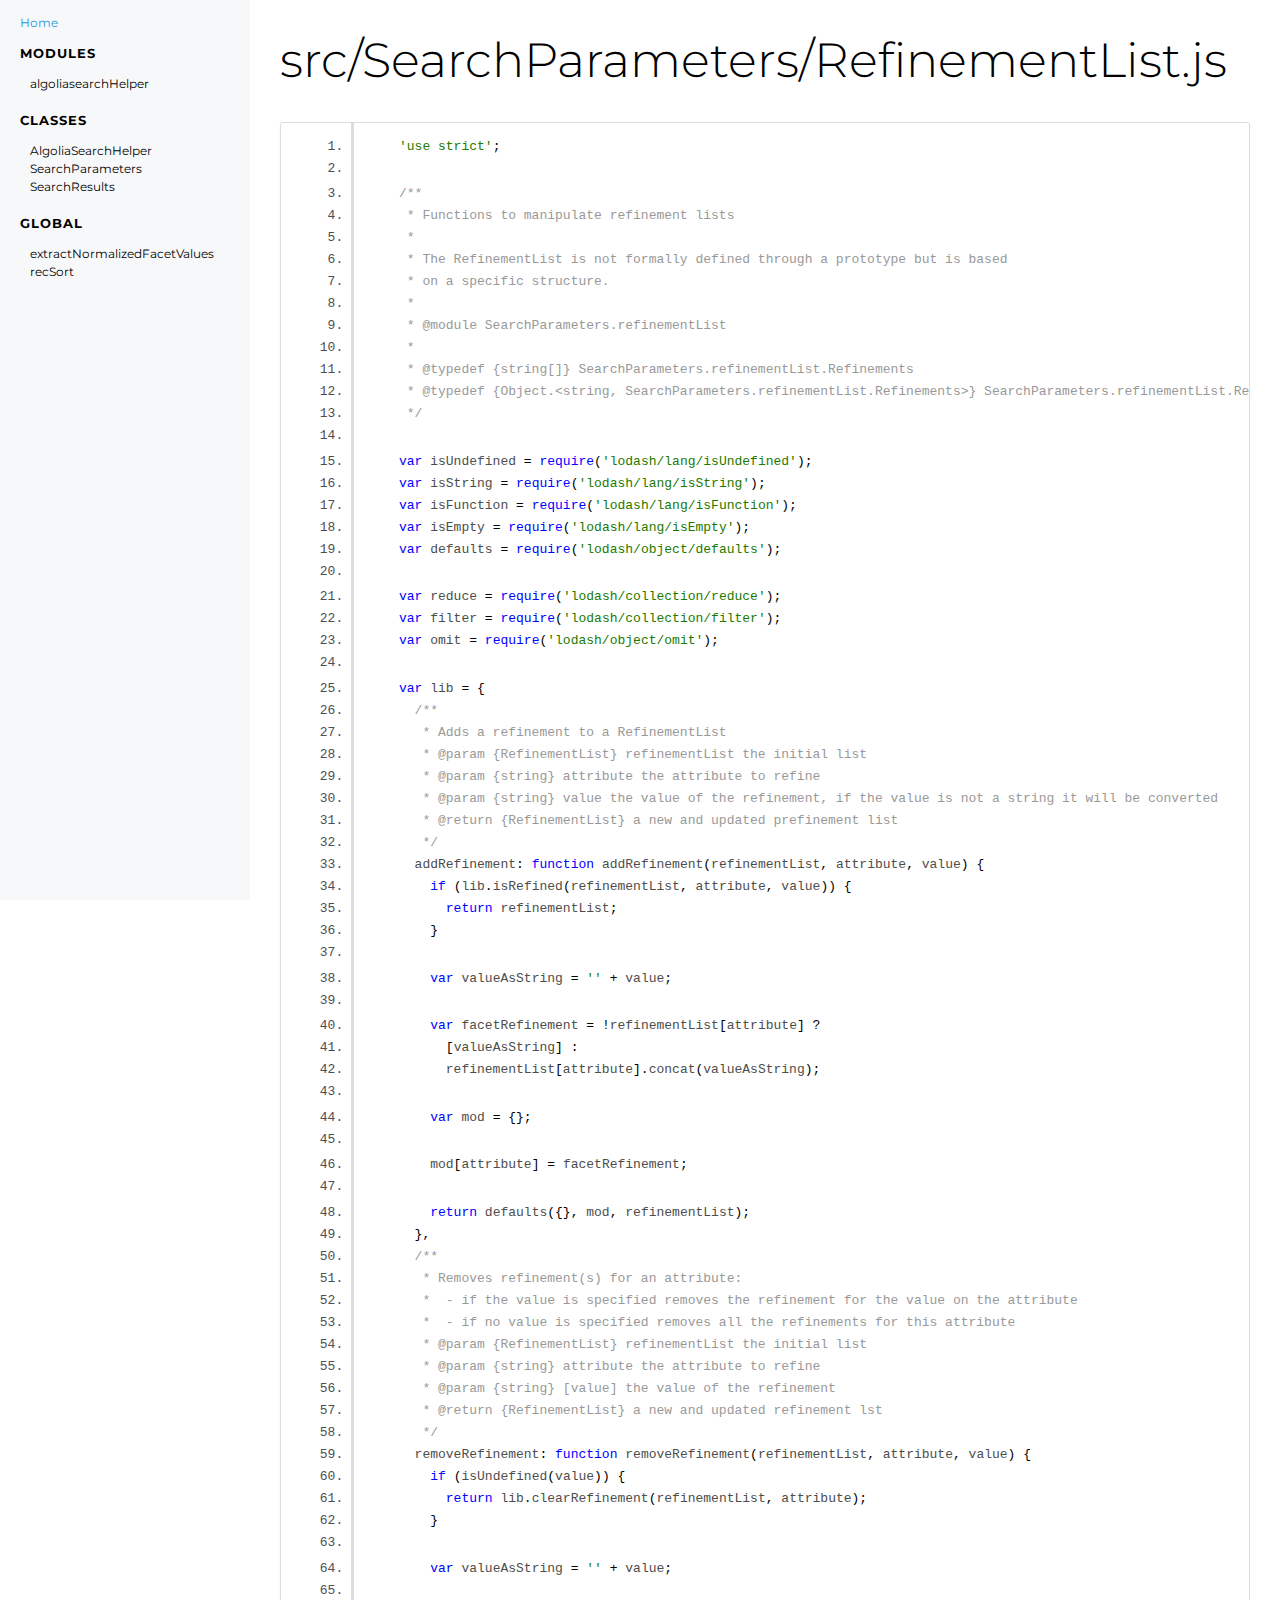
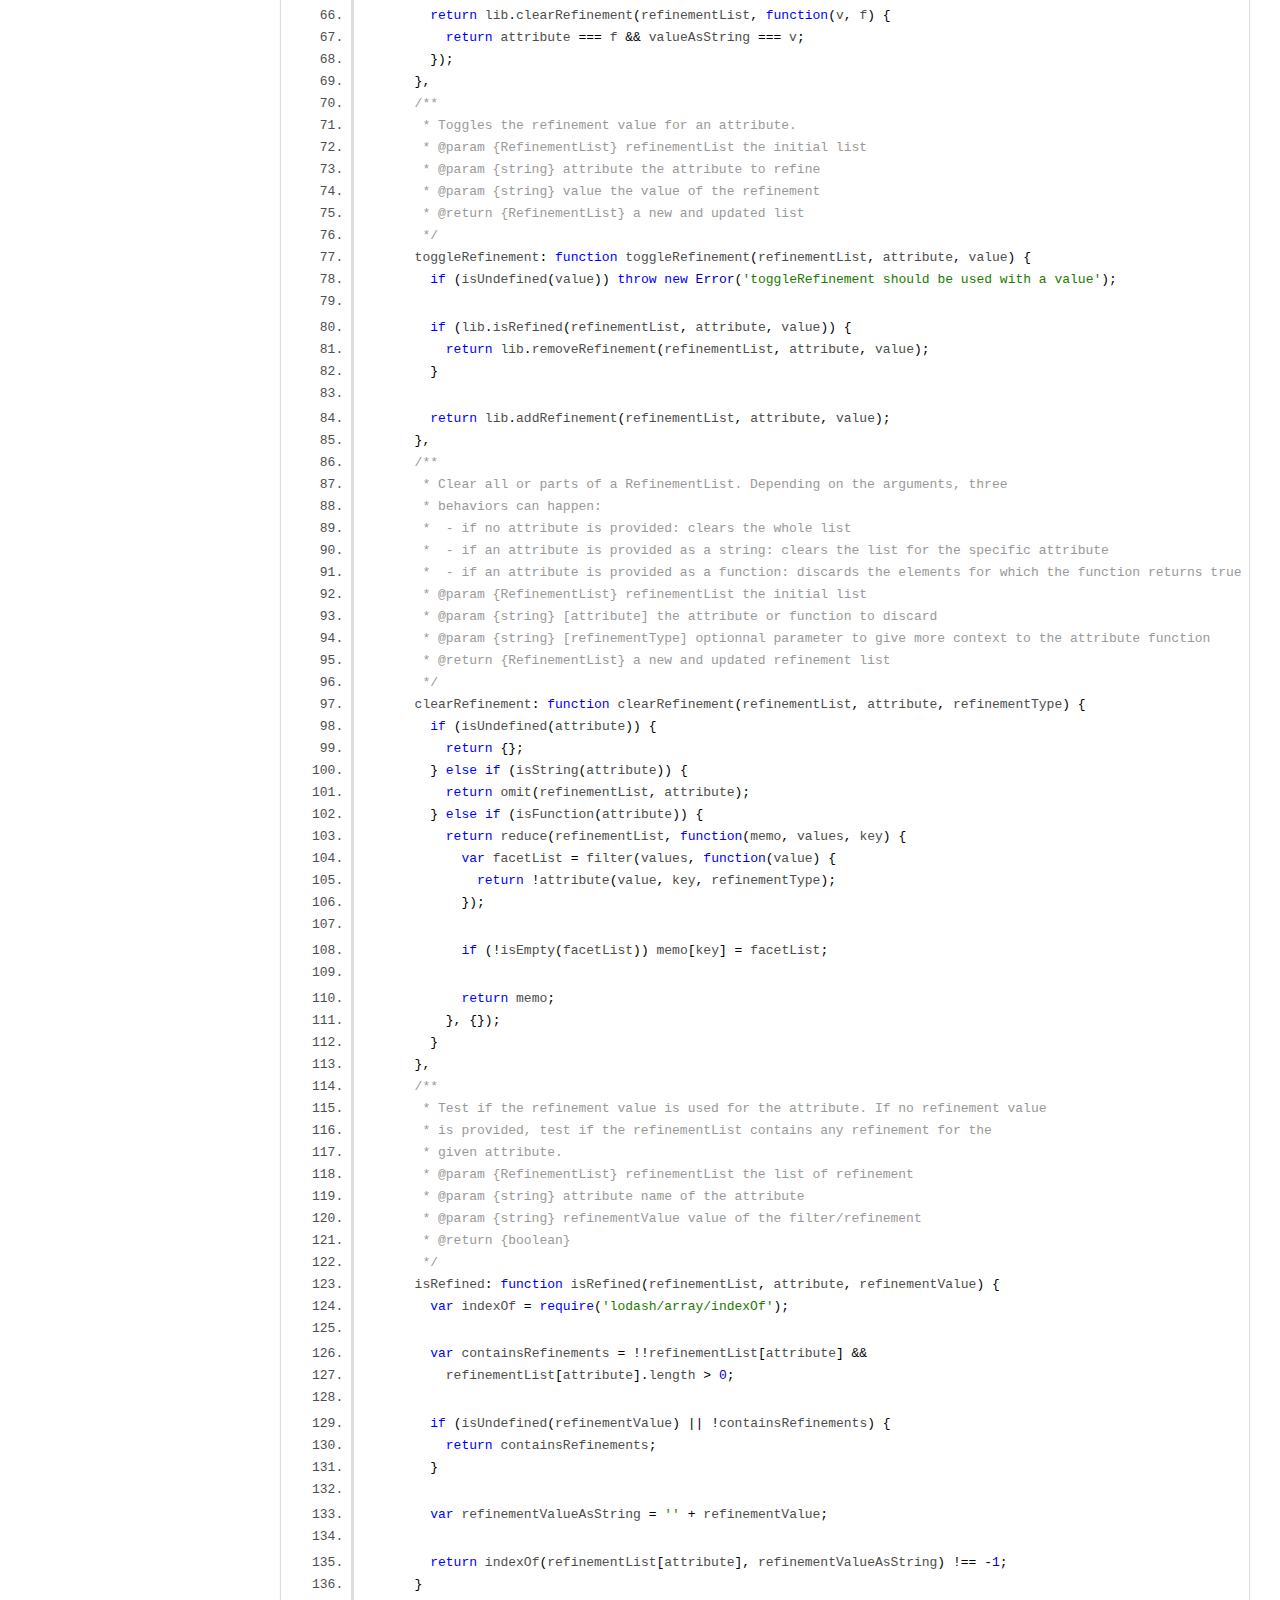
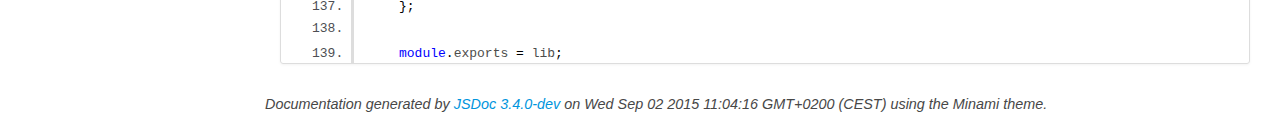
<file: docs/src_SearchParameters_RefinementList.js.html>
<!DOCTYPE html>
<html lang="en">
<head>
    <meta charset="utf-8">
    <title>src/SearchParameters/RefinementList.js - Documentation</title>

    <script src="scripts/prettify/prettify.js"></script>
    <script src="scripts/prettify/lang-css.js"></script>
    <!--[if lt IE 9]>
      <script src="//html5shiv.googlecode.com/svn/trunk/html5.js"></script>
    <![endif]-->
    <link type="text/css" rel="stylesheet" href="https://code.ionicframework.com/ionicons/2.0.1/css/ionicons.min.css">
    <link type="text/css" rel="stylesheet" href="styles/prettify-tomorrow.css">
    <link type="text/css" rel="stylesheet" href="styles/jsdoc-default.css">
</head>
<body>

<input type="checkbox" id="nav-trigger" class="nav-trigger" />
<label for="nav-trigger" class="navicon-button x">
  <div class="navicon"></div>
</label>

<label for="nav-trigger" class="overlay"></label>

<nav>
    <h2><a href="index.html">Home</a></h2><h3>Modules</h3><ul><li><a href="module-algoliasearchHelper.html">algoliasearchHelper</a></li></ul><h3>Classes</h3><ul><li><a href="AlgoliaSearchHelper.html">AlgoliaSearchHelper</a></li><li><a href="SearchParameters.html">SearchParameters</a></li><li><a href="SearchResults.html">SearchResults</a></li></ul><h3>Global</h3><ul><li><a href="global.html#extractNormalizedFacetValues">extractNormalizedFacetValues</a></li><li><a href="global.html#recSort">recSort</a></li></ul>
</nav>

<div id="main">
    
    <h1 class="page-title">src/SearchParameters/RefinementList.js</h1>
    

    



    
    <section>
        <article>
            <pre class="prettyprint source linenums"><code>'use strict';

/**
 * Functions to manipulate refinement lists
 *
 * The RefinementList is not formally defined through a prototype but is based
 * on a specific structure.
 *
 * @module SearchParameters.refinementList
 *
 * @typedef {string[]} SearchParameters.refinementList.Refinements
 * @typedef {Object.&lt;string, SearchParameters.refinementList.Refinements>} SearchParameters.refinementList.RefinementList
 */

var isUndefined = require('lodash/lang/isUndefined');
var isString = require('lodash/lang/isString');
var isFunction = require('lodash/lang/isFunction');
var isEmpty = require('lodash/lang/isEmpty');
var defaults = require('lodash/object/defaults');

var reduce = require('lodash/collection/reduce');
var filter = require('lodash/collection/filter');
var omit = require('lodash/object/omit');

var lib = {
  /**
   * Adds a refinement to a RefinementList
   * @param {RefinementList} refinementList the initial list
   * @param {string} attribute the attribute to refine
   * @param {string} value the value of the refinement, if the value is not a string it will be converted
   * @return {RefinementList} a new and updated prefinement list
   */
  addRefinement: function addRefinement(refinementList, attribute, value) {
    if (lib.isRefined(refinementList, attribute, value)) {
      return refinementList;
    }

    var valueAsString = '' + value;

    var facetRefinement = !refinementList[attribute] ?
      [valueAsString] :
      refinementList[attribute].concat(valueAsString);

    var mod = {};

    mod[attribute] = facetRefinement;

    return defaults({}, mod, refinementList);
  },
  /**
   * Removes refinement(s) for an attribute:
   *  - if the value is specified removes the refinement for the value on the attribute
   *  - if no value is specified removes all the refinements for this attribute
   * @param {RefinementList} refinementList the initial list
   * @param {string} attribute the attribute to refine
   * @param {string} [value] the value of the refinement
   * @return {RefinementList} a new and updated refinement lst
   */
  removeRefinement: function removeRefinement(refinementList, attribute, value) {
    if (isUndefined(value)) {
      return lib.clearRefinement(refinementList, attribute);
    }

    var valueAsString = '' + value;

    return lib.clearRefinement(refinementList, function(v, f) {
      return attribute === f &amp;&amp; valueAsString === v;
    });
  },
  /**
   * Toggles the refinement value for an attribute.
   * @param {RefinementList} refinementList the initial list
   * @param {string} attribute the attribute to refine
   * @param {string} value the value of the refinement
   * @return {RefinementList} a new and updated list
   */
  toggleRefinement: function toggleRefinement(refinementList, attribute, value) {
    if (isUndefined(value)) throw new Error('toggleRefinement should be used with a value');

    if (lib.isRefined(refinementList, attribute, value)) {
      return lib.removeRefinement(refinementList, attribute, value);
    }

    return lib.addRefinement(refinementList, attribute, value);
  },
  /**
   * Clear all or parts of a RefinementList. Depending on the arguments, three
   * behaviors can happen:
   *  - if no attribute is provided: clears the whole list
   *  - if an attribute is provided as a string: clears the list for the specific attribute
   *  - if an attribute is provided as a function: discards the elements for which the function returns true
   * @param {RefinementList} refinementList the initial list
   * @param {string} [attribute] the attribute or function to discard
   * @param {string} [refinementType] optionnal parameter to give more context to the attribute function
   * @return {RefinementList} a new and updated refinement list
   */
  clearRefinement: function clearRefinement(refinementList, attribute, refinementType) {
    if (isUndefined(attribute)) {
      return {};
    } else if (isString(attribute)) {
      return omit(refinementList, attribute);
    } else if (isFunction(attribute)) {
      return reduce(refinementList, function(memo, values, key) {
        var facetList = filter(values, function(value) {
          return !attribute(value, key, refinementType);
        });

        if (!isEmpty(facetList)) memo[key] = facetList;

        return memo;
      }, {});
    }
  },
  /**
   * Test if the refinement value is used for the attribute. If no refinement value
   * is provided, test if the refinementList contains any refinement for the
   * given attribute.
   * @param {RefinementList} refinementList the list of refinement
   * @param {string} attribute name of the attribute
   * @param {string} refinementValue value of the filter/refinement
   * @return {boolean}
   */
  isRefined: function isRefined(refinementList, attribute, refinementValue) {
    var indexOf = require('lodash/array/indexOf');

    var containsRefinements = !!refinementList[attribute] &amp;&amp;
      refinementList[attribute].length > 0;

    if (isUndefined(refinementValue) || !containsRefinements) {
      return containsRefinements;
    }

    var refinementValueAsString = '' + refinementValue;

    return indexOf(refinementList[attribute], refinementValueAsString) !== -1;
  }
};

module.exports = lib;
</code></pre>
        </article>
    </section>




</div>

<br class="clear">

<footer>
    Documentation generated by <a href="https://github.com/jsdoc3/jsdoc">JSDoc 3.4.0-dev</a> on Wed Sep 02 2015 11:04:16 GMT+0200 (CEST) using the Minami theme.
</footer>

<script>prettyPrint();</script>
<script src="scripts/linenumber.js"></script>
</body>
</html>
</file>
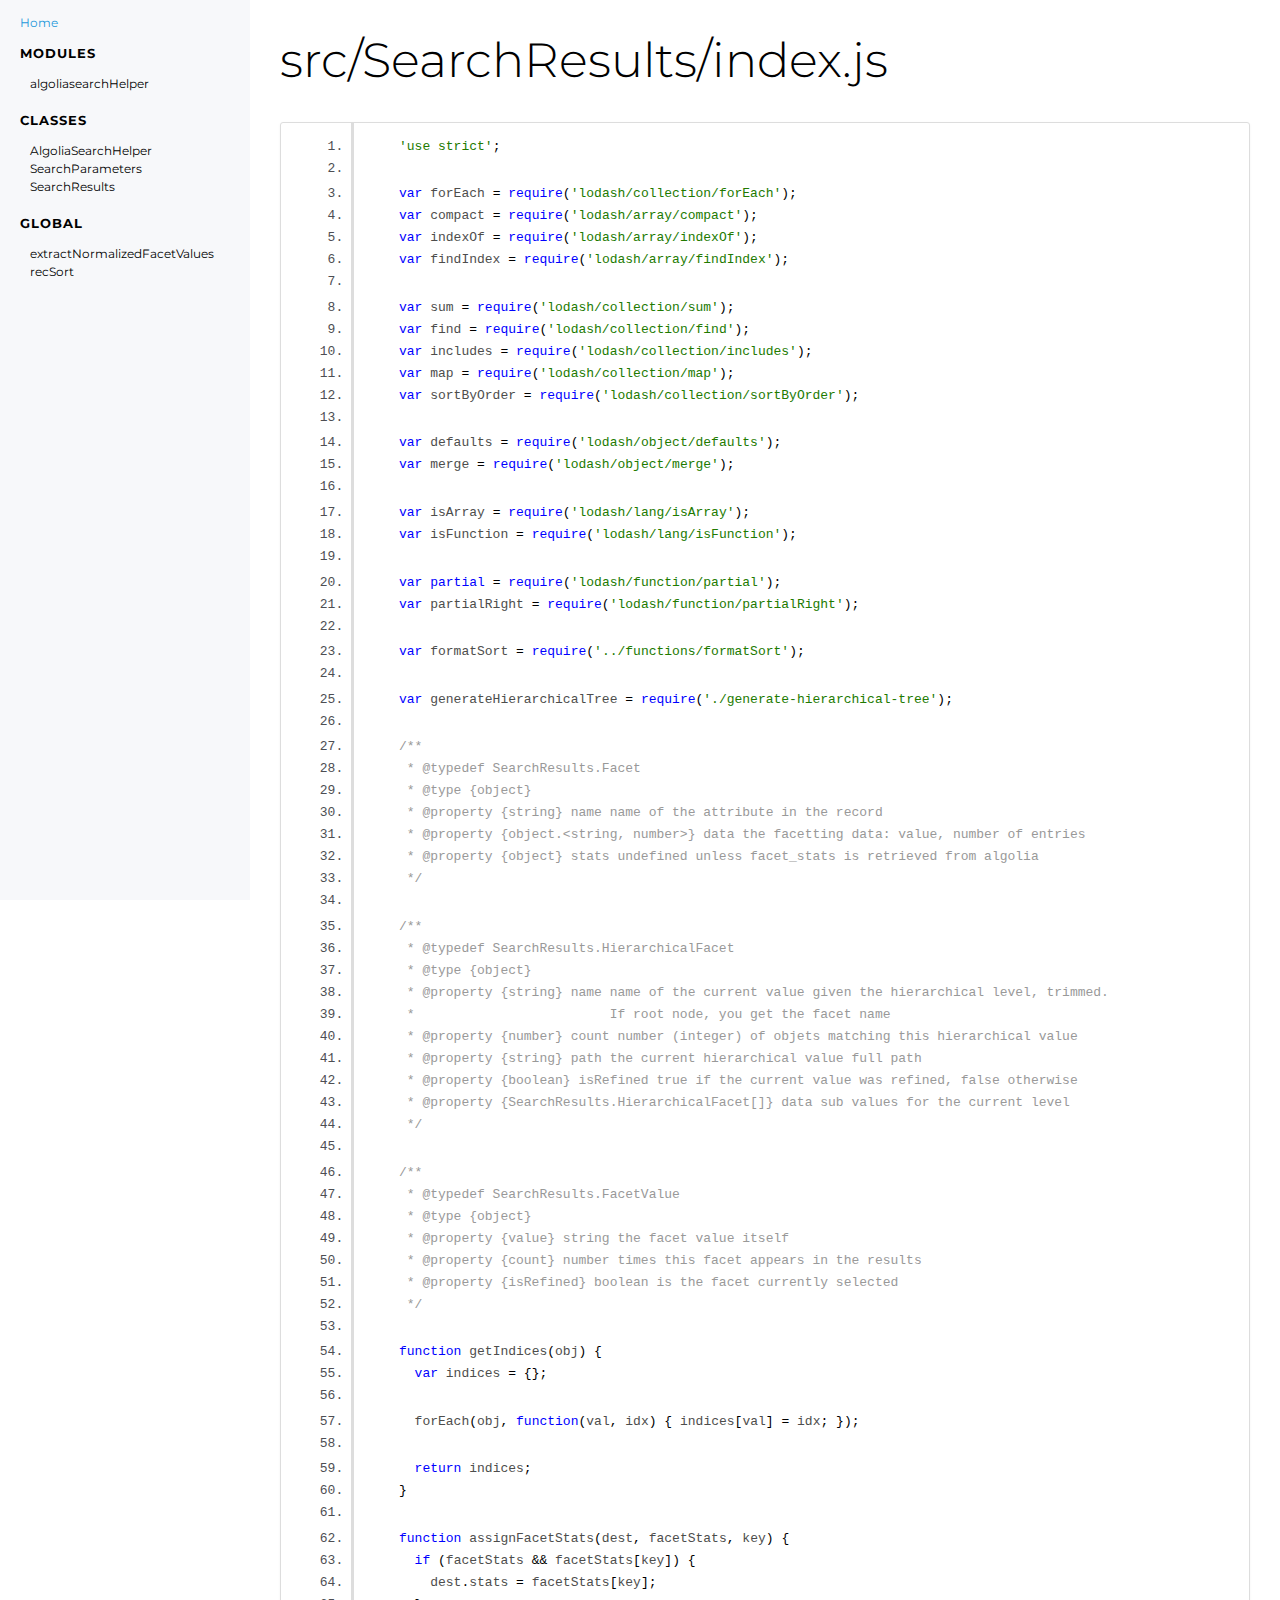
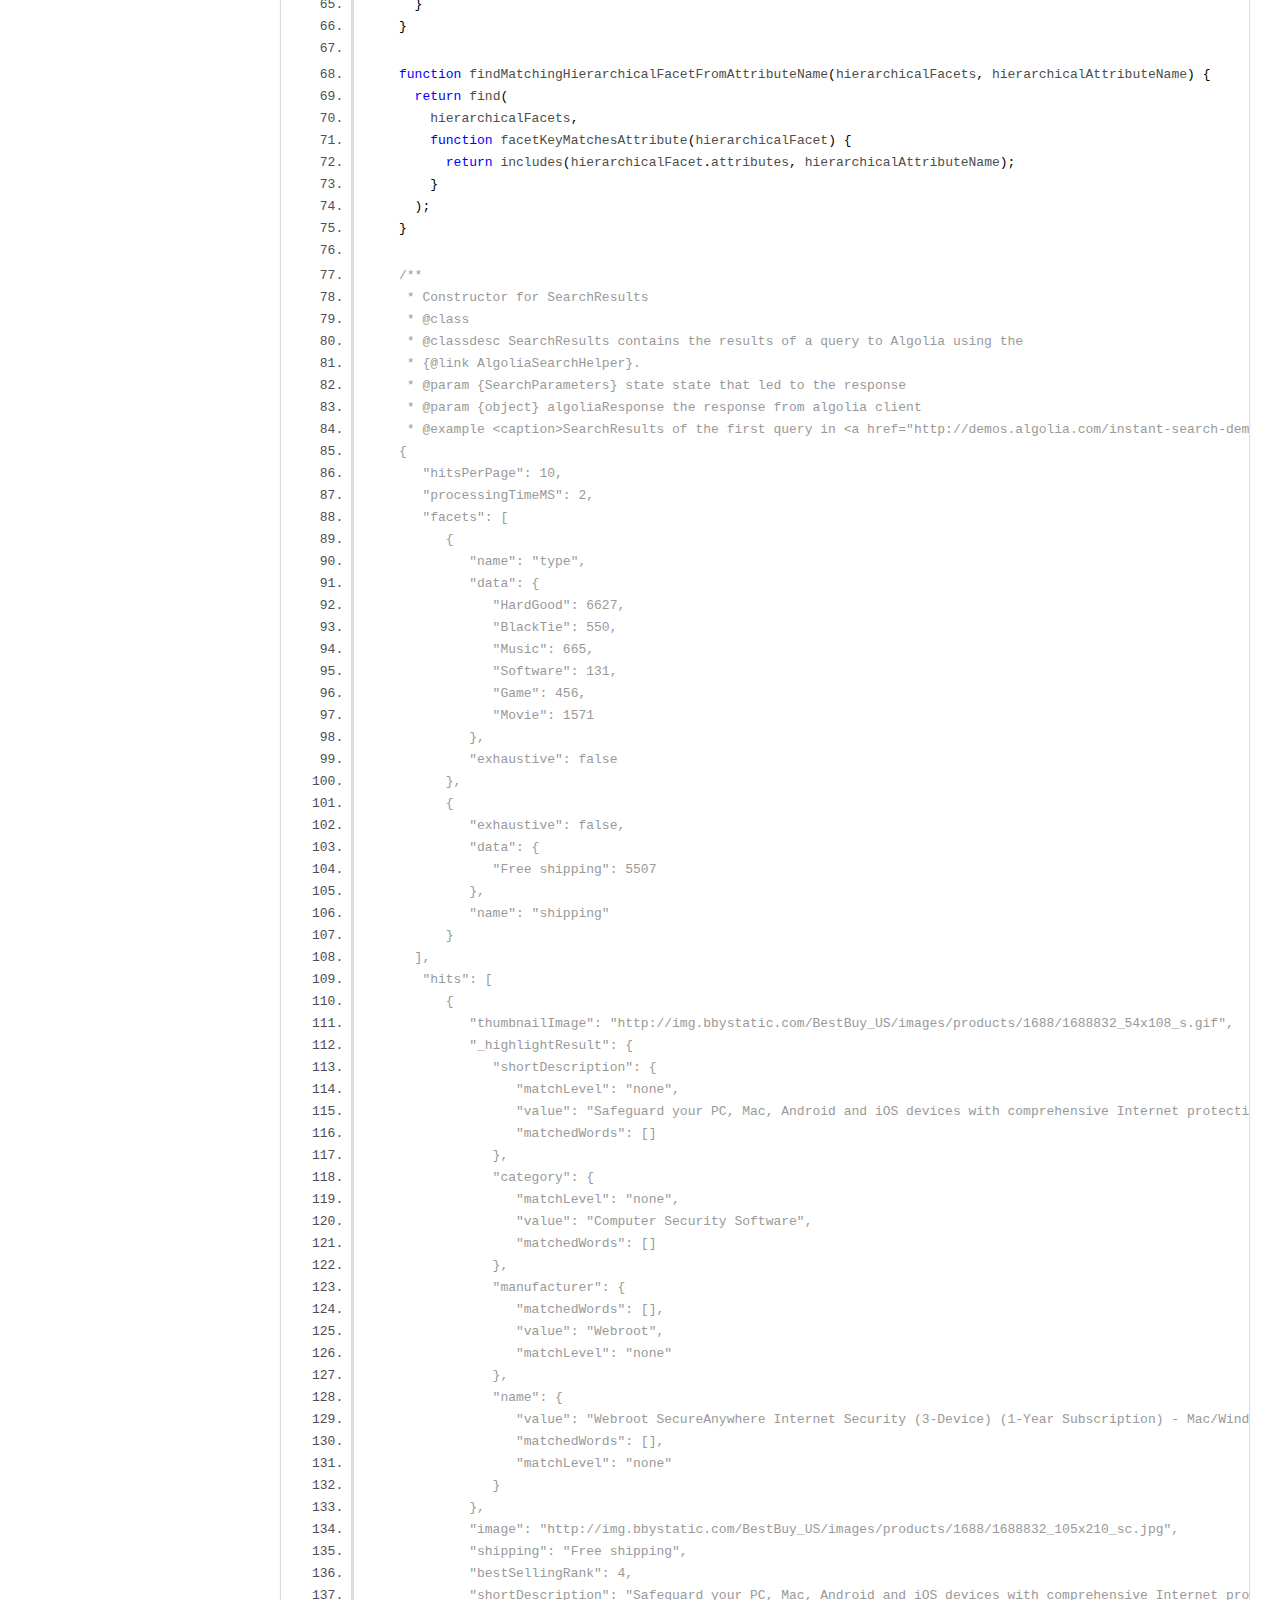
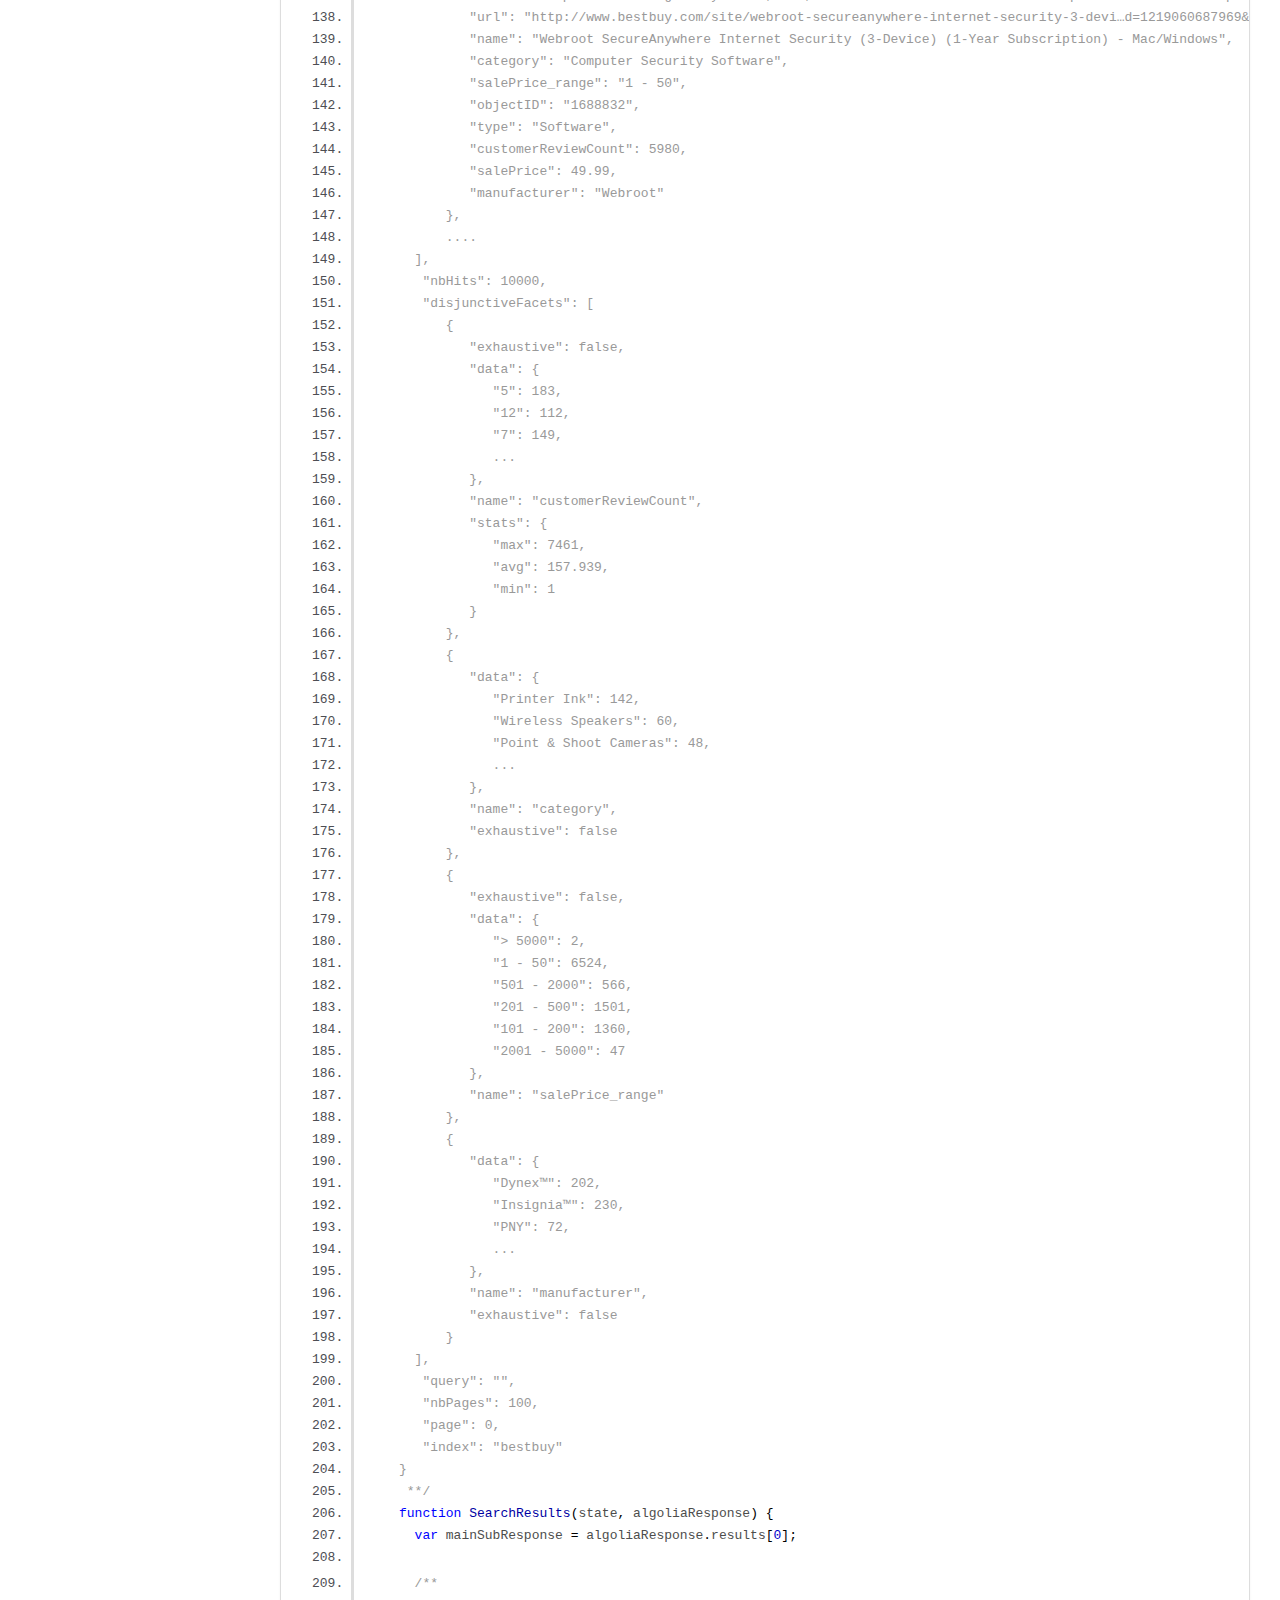
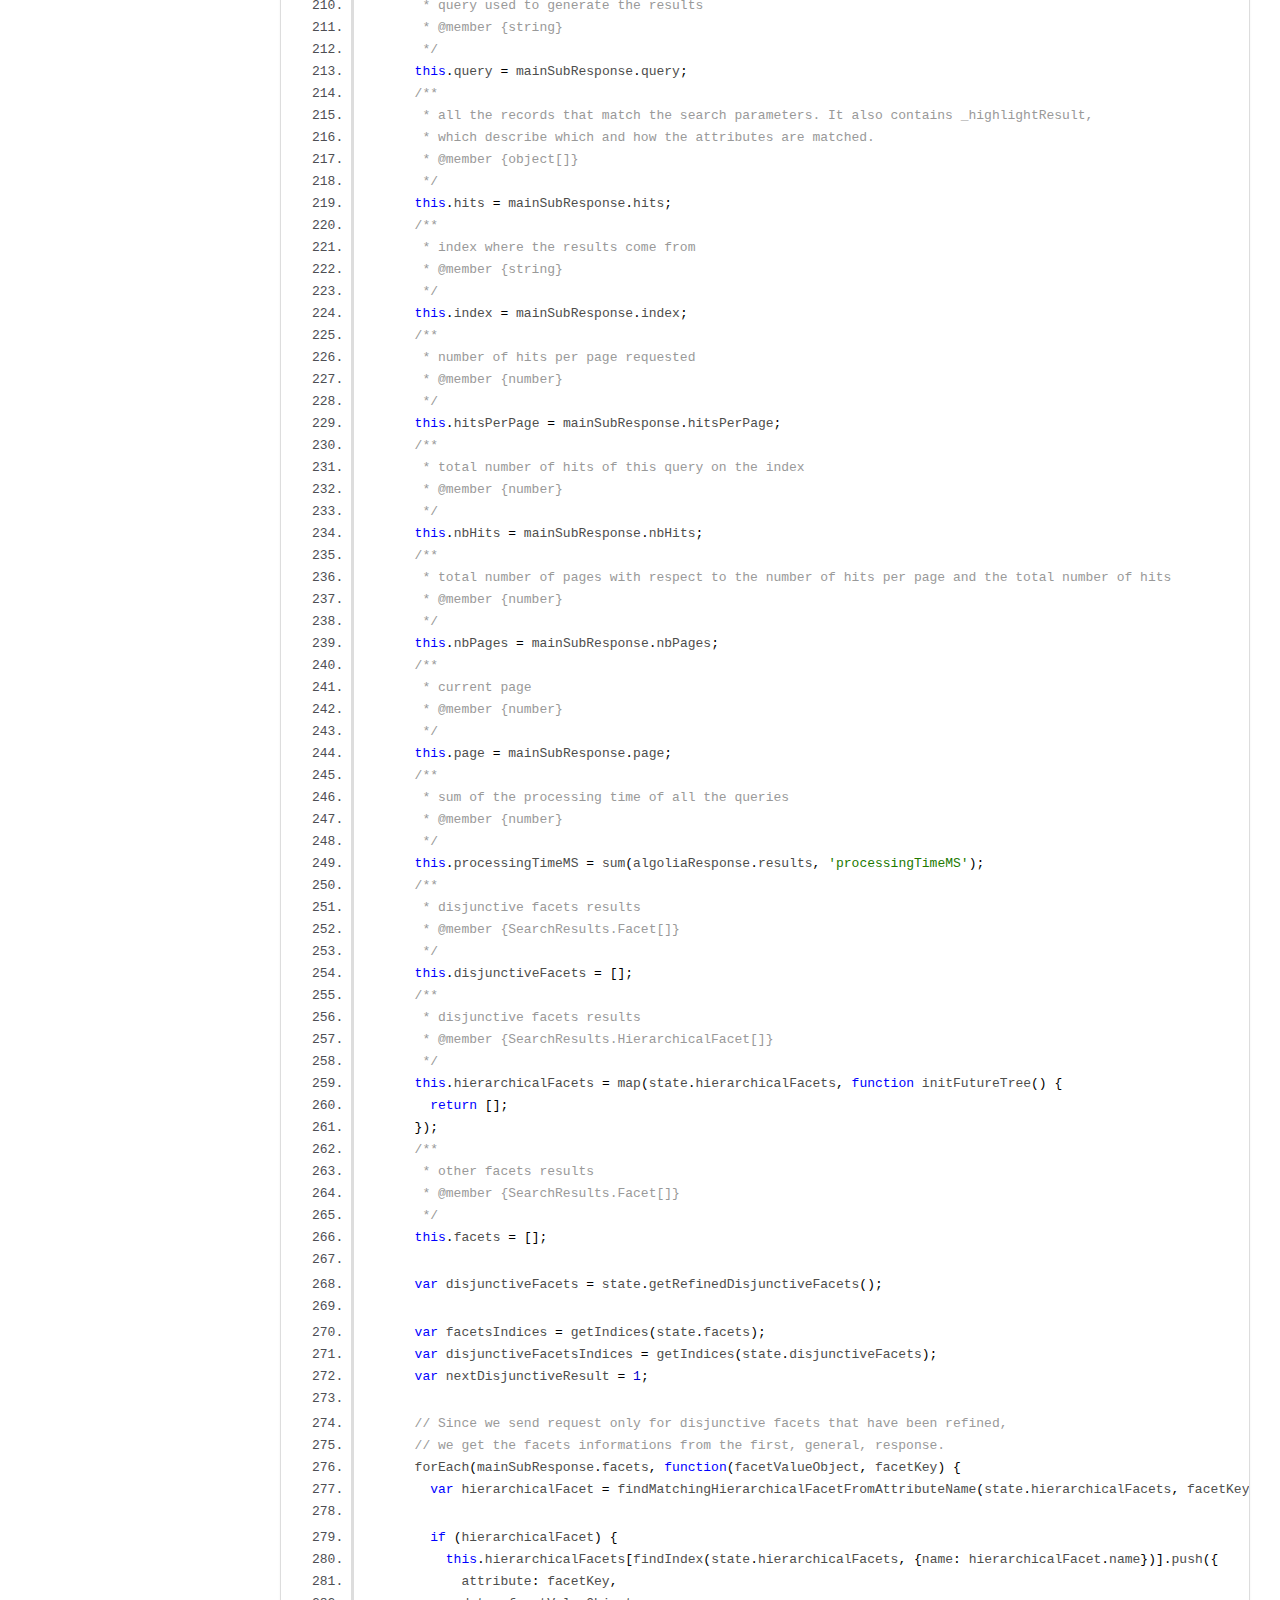
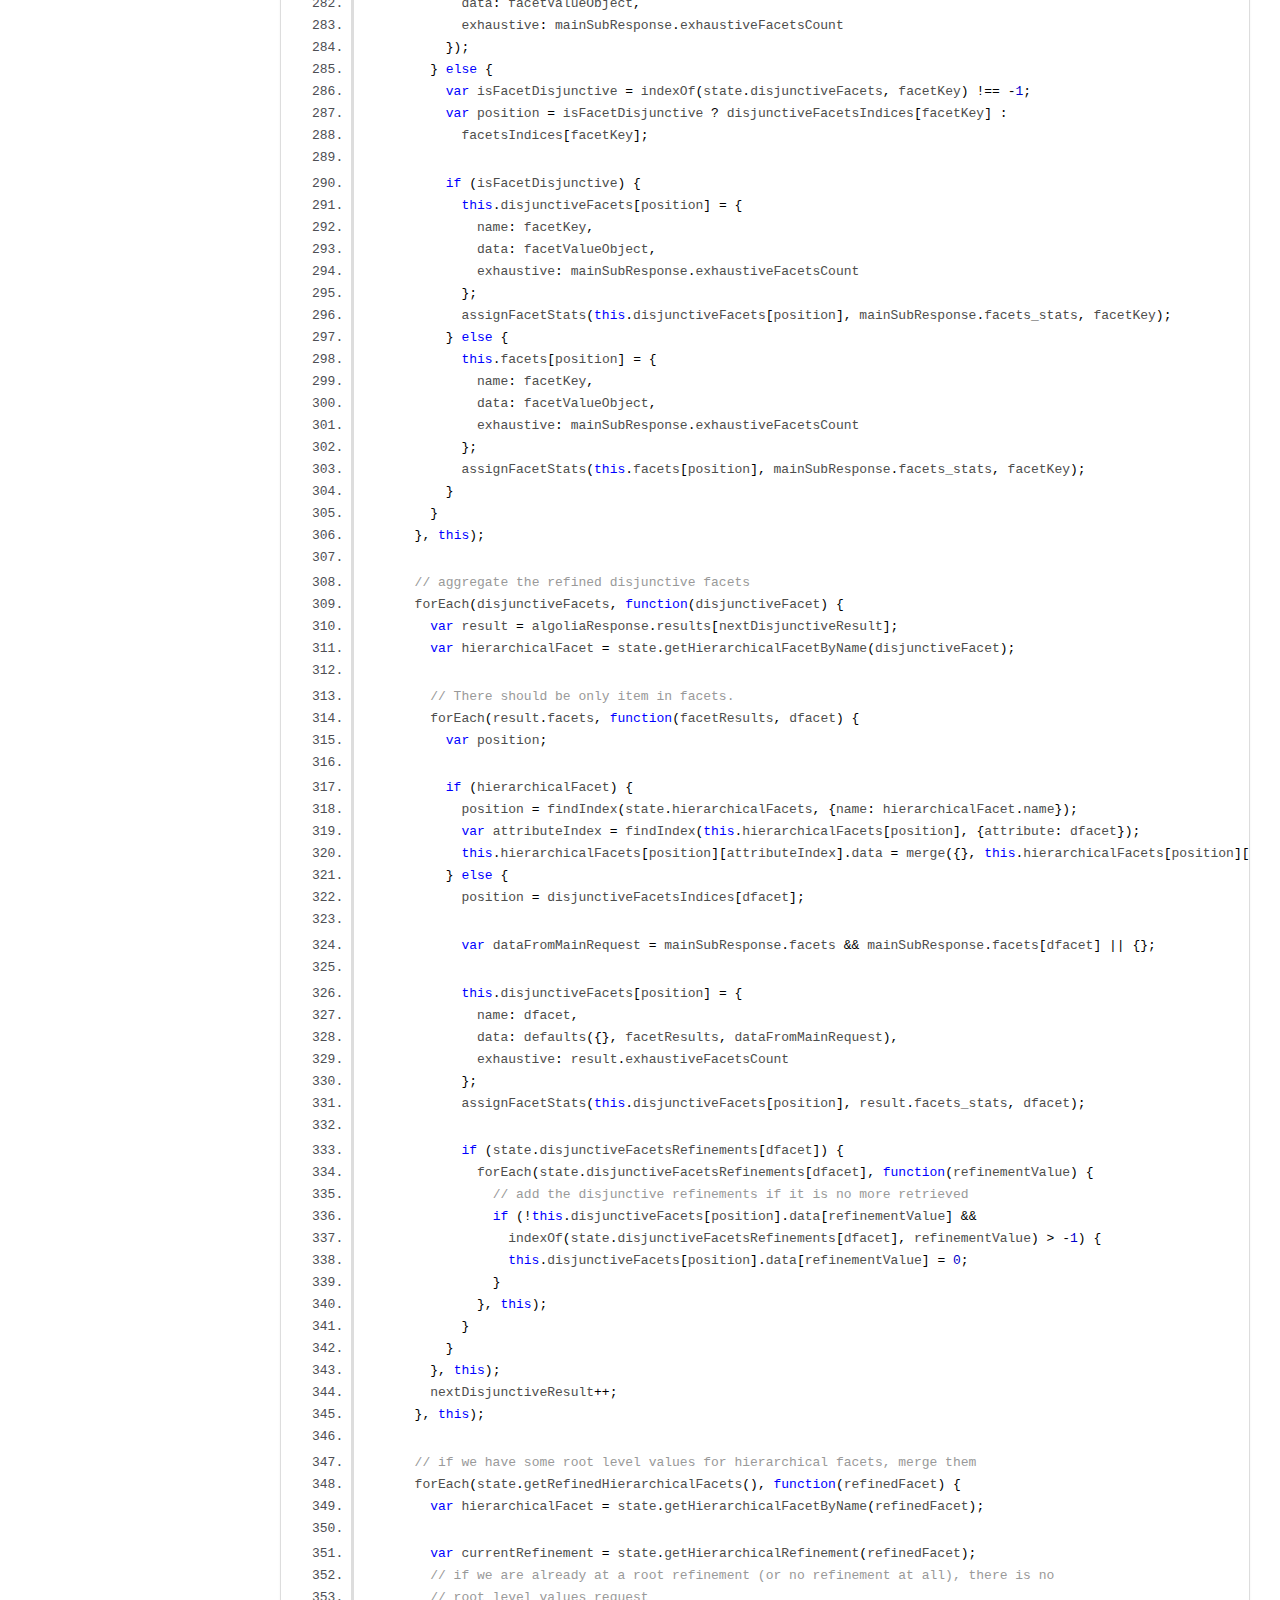
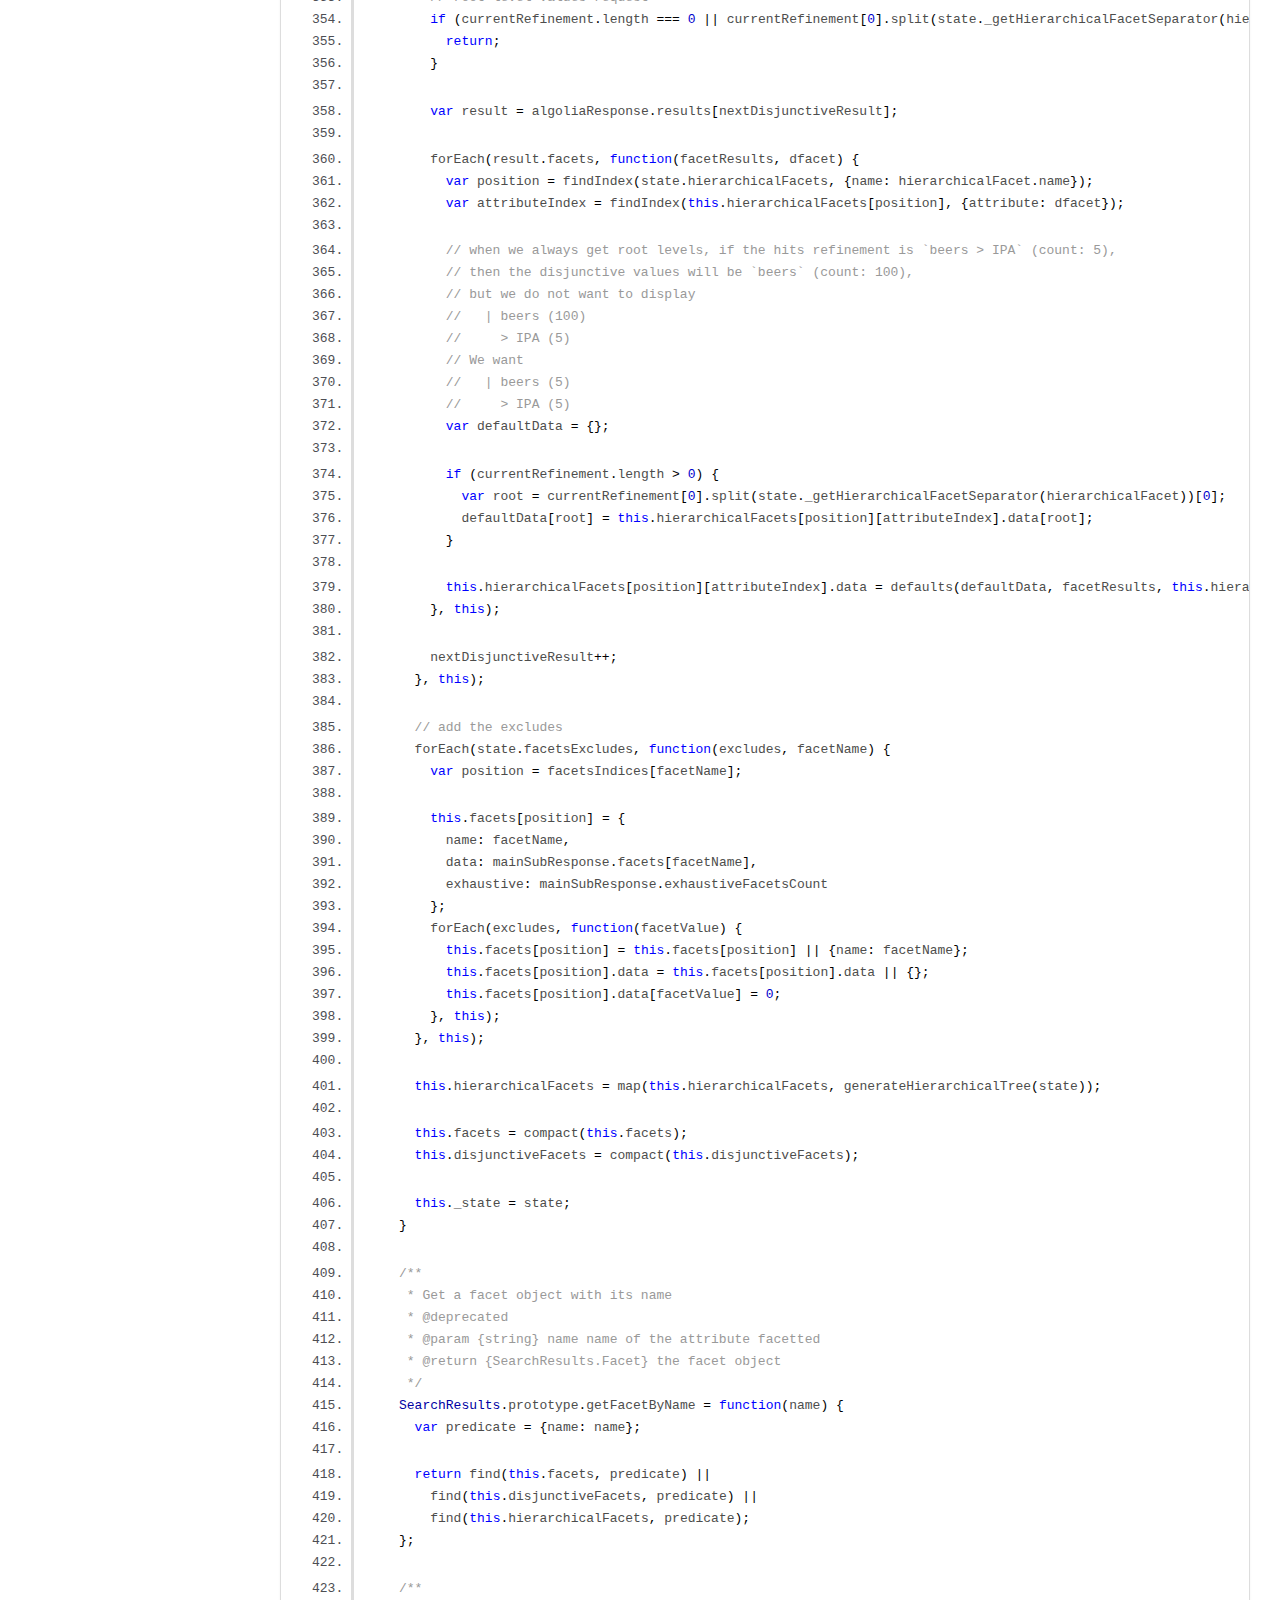
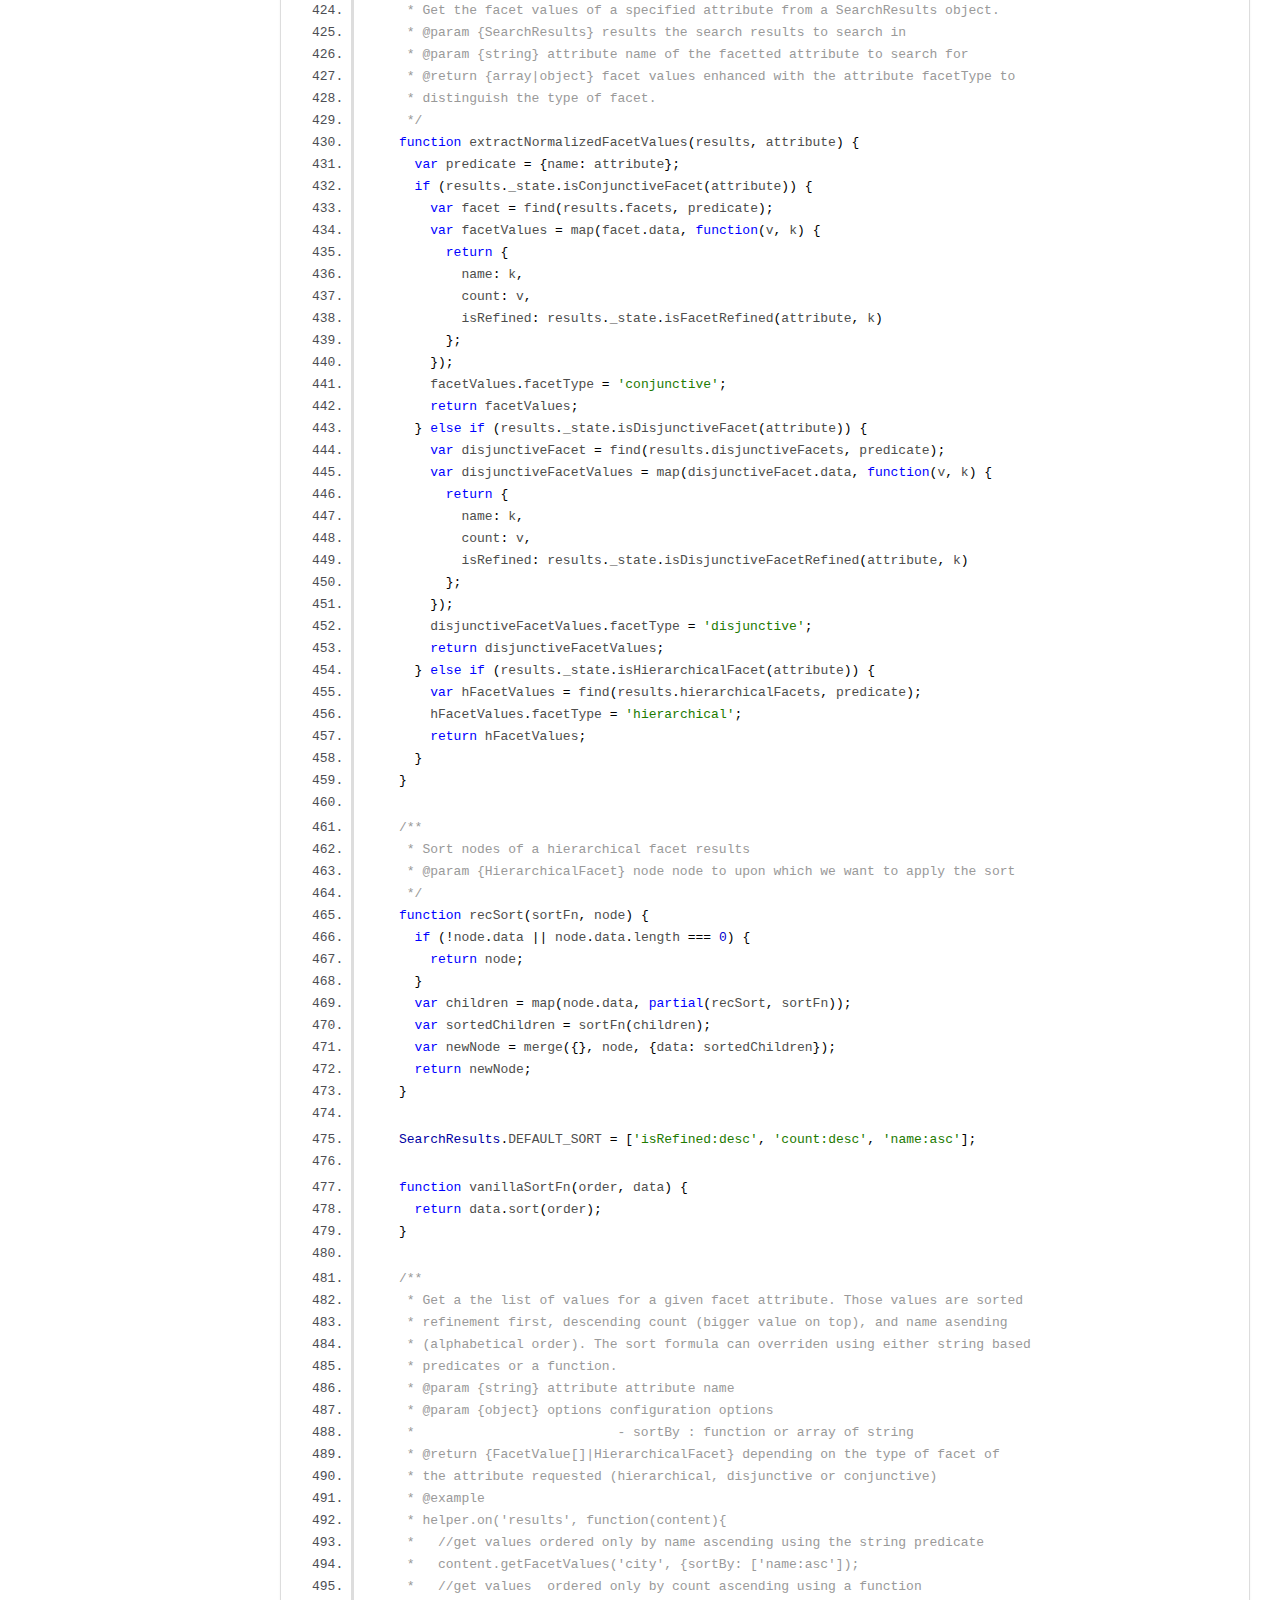
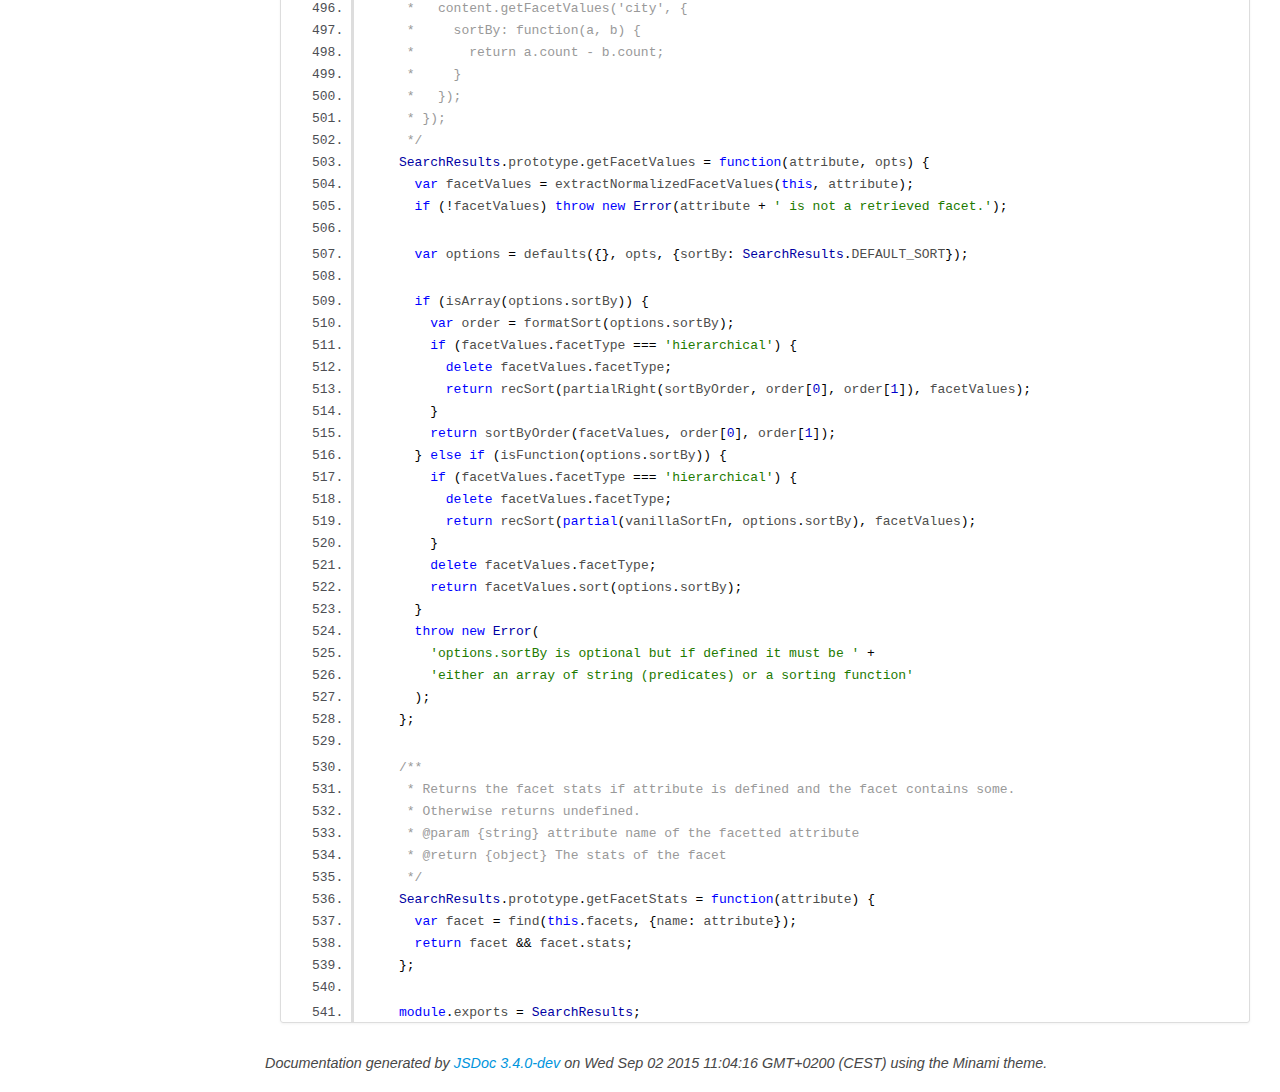
<file: docs/src_SearchResults_index.js.html>
<!DOCTYPE html>
<html lang="en">
<head>
    <meta charset="utf-8">
    <title>src/SearchResults/index.js - Documentation</title>

    <script src="scripts/prettify/prettify.js"></script>
    <script src="scripts/prettify/lang-css.js"></script>
    <!--[if lt IE 9]>
      <script src="//html5shiv.googlecode.com/svn/trunk/html5.js"></script>
    <![endif]-->
    <link type="text/css" rel="stylesheet" href="https://code.ionicframework.com/ionicons/2.0.1/css/ionicons.min.css">
    <link type="text/css" rel="stylesheet" href="styles/prettify-tomorrow.css">
    <link type="text/css" rel="stylesheet" href="styles/jsdoc-default.css">
</head>
<body>

<input type="checkbox" id="nav-trigger" class="nav-trigger" />
<label for="nav-trigger" class="navicon-button x">
  <div class="navicon"></div>
</label>

<label for="nav-trigger" class="overlay"></label>

<nav>
    <h2><a href="index.html">Home</a></h2><h3>Modules</h3><ul><li><a href="module-algoliasearchHelper.html">algoliasearchHelper</a></li></ul><h3>Classes</h3><ul><li><a href="AlgoliaSearchHelper.html">AlgoliaSearchHelper</a></li><li><a href="SearchParameters.html">SearchParameters</a></li><li><a href="SearchResults.html">SearchResults</a></li></ul><h3>Global</h3><ul><li><a href="global.html#extractNormalizedFacetValues">extractNormalizedFacetValues</a></li><li><a href="global.html#recSort">recSort</a></li></ul>
</nav>

<div id="main">
    
    <h1 class="page-title">src/SearchResults/index.js</h1>
    

    



    
    <section>
        <article>
            <pre class="prettyprint source linenums"><code>'use strict';

var forEach = require('lodash/collection/forEach');
var compact = require('lodash/array/compact');
var indexOf = require('lodash/array/indexOf');
var findIndex = require('lodash/array/findIndex');

var sum = require('lodash/collection/sum');
var find = require('lodash/collection/find');
var includes = require('lodash/collection/includes');
var map = require('lodash/collection/map');
var sortByOrder = require('lodash/collection/sortByOrder');

var defaults = require('lodash/object/defaults');
var merge = require('lodash/object/merge');

var isArray = require('lodash/lang/isArray');
var isFunction = require('lodash/lang/isFunction');

var partial = require('lodash/function/partial');
var partialRight = require('lodash/function/partialRight');

var formatSort = require('../functions/formatSort');

var generateHierarchicalTree = require('./generate-hierarchical-tree');

/**
 * @typedef SearchResults.Facet
 * @type {object}
 * @property {string} name name of the attribute in the record
 * @property {object.&lt;string, number>} data the facetting data: value, number of entries
 * @property {object} stats undefined unless facet_stats is retrieved from algolia
 */

/**
 * @typedef SearchResults.HierarchicalFacet
 * @type {object}
 * @property {string} name name of the current value given the hierarchical level, trimmed.
 *                         If root node, you get the facet name
 * @property {number} count number (integer) of objets matching this hierarchical value
 * @property {string} path the current hierarchical value full path
 * @property {boolean} isRefined true if the current value was refined, false otherwise
 * @property {SearchResults.HierarchicalFacet[]} data sub values for the current level
 */

/**
 * @typedef SearchResults.FacetValue
 * @type {object}
 * @property {value} string the facet value itself
 * @property {count} number times this facet appears in the results
 * @property {isRefined} boolean is the facet currently selected
 */

function getIndices(obj) {
  var indices = {};

  forEach(obj, function(val, idx) { indices[val] = idx; });

  return indices;
}

function assignFacetStats(dest, facetStats, key) {
  if (facetStats &amp;&amp; facetStats[key]) {
    dest.stats = facetStats[key];
  }
}

function findMatchingHierarchicalFacetFromAttributeName(hierarchicalFacets, hierarchicalAttributeName) {
  return find(
    hierarchicalFacets,
    function facetKeyMatchesAttribute(hierarchicalFacet) {
      return includes(hierarchicalFacet.attributes, hierarchicalAttributeName);
    }
  );
}

/**
 * Constructor for SearchResults
 * @class
 * @classdesc SearchResults contains the results of a query to Algolia using the
 * {@link AlgoliaSearchHelper}.
 * @param {SearchParameters} state state that led to the response
 * @param {object} algoliaResponse the response from algolia client
 * @example &lt;caption>SearchResults of the first query in &lt;a href="http://demos.algolia.com/instant-search-demo">the instant search demo&lt;/a>&lt;/caption>
{
   "hitsPerPage": 10,
   "processingTimeMS": 2,
   "facets": [
      {
         "name": "type",
         "data": {
            "HardGood": 6627,
            "BlackTie": 550,
            "Music": 665,
            "Software": 131,
            "Game": 456,
            "Movie": 1571
         },
         "exhaustive": false
      },
      {
         "exhaustive": false,
         "data": {
            "Free shipping": 5507
         },
         "name": "shipping"
      }
  ],
   "hits": [
      {
         "thumbnailImage": "http://img.bbystatic.com/BestBuy_US/images/products/1688/1688832_54x108_s.gif",
         "_highlightResult": {
            "shortDescription": {
               "matchLevel": "none",
               "value": "Safeguard your PC, Mac, Android and iOS devices with comprehensive Internet protection",
               "matchedWords": []
            },
            "category": {
               "matchLevel": "none",
               "value": "Computer Security Software",
               "matchedWords": []
            },
            "manufacturer": {
               "matchedWords": [],
               "value": "Webroot",
               "matchLevel": "none"
            },
            "name": {
               "value": "Webroot SecureAnywhere Internet Security (3-Device) (1-Year Subscription) - Mac/Windows",
               "matchedWords": [],
               "matchLevel": "none"
            }
         },
         "image": "http://img.bbystatic.com/BestBuy_US/images/products/1688/1688832_105x210_sc.jpg",
         "shipping": "Free shipping",
         "bestSellingRank": 4,
         "shortDescription": "Safeguard your PC, Mac, Android and iOS devices with comprehensive Internet protection",
         "url": "http://www.bestbuy.com/site/webroot-secureanywhere-internet-security-3-devi…d=1219060687969&amp;skuId=1688832&amp;cmp=RMX&amp;ky=2d3GfEmNIzjA0vkzveHdZEBgpPCyMnLTJ",
         "name": "Webroot SecureAnywhere Internet Security (3-Device) (1-Year Subscription) - Mac/Windows",
         "category": "Computer Security Software",
         "salePrice_range": "1 - 50",
         "objectID": "1688832",
         "type": "Software",
         "customerReviewCount": 5980,
         "salePrice": 49.99,
         "manufacturer": "Webroot"
      },
      ....
  ],
   "nbHits": 10000,
   "disjunctiveFacets": [
      {
         "exhaustive": false,
         "data": {
            "5": 183,
            "12": 112,
            "7": 149,
            ...
         },
         "name": "customerReviewCount",
         "stats": {
            "max": 7461,
            "avg": 157.939,
            "min": 1
         }
      },
      {
         "data": {
            "Printer Ink": 142,
            "Wireless Speakers": 60,
            "Point &amp; Shoot Cameras": 48,
            ...
         },
         "name": "category",
         "exhaustive": false
      },
      {
         "exhaustive": false,
         "data": {
            "> 5000": 2,
            "1 - 50": 6524,
            "501 - 2000": 566,
            "201 - 500": 1501,
            "101 - 200": 1360,
            "2001 - 5000": 47
         },
         "name": "salePrice_range"
      },
      {
         "data": {
            "Dynex™": 202,
            "Insignia™": 230,
            "PNY": 72,
            ...
         },
         "name": "manufacturer",
         "exhaustive": false
      }
  ],
   "query": "",
   "nbPages": 100,
   "page": 0,
   "index": "bestbuy"
}
 **/
function SearchResults(state, algoliaResponse) {
  var mainSubResponse = algoliaResponse.results[0];

  /**
   * query used to generate the results
   * @member {string}
   */
  this.query = mainSubResponse.query;
  /**
   * all the records that match the search parameters. It also contains _highlightResult,
   * which describe which and how the attributes are matched.
   * @member {object[]}
   */
  this.hits = mainSubResponse.hits;
  /**
   * index where the results come from
   * @member {string}
   */
  this.index = mainSubResponse.index;
  /**
   * number of hits per page requested
   * @member {number}
   */
  this.hitsPerPage = mainSubResponse.hitsPerPage;
  /**
   * total number of hits of this query on the index
   * @member {number}
   */
  this.nbHits = mainSubResponse.nbHits;
  /**
   * total number of pages with respect to the number of hits per page and the total number of hits
   * @member {number}
   */
  this.nbPages = mainSubResponse.nbPages;
  /**
   * current page
   * @member {number}
   */
  this.page = mainSubResponse.page;
  /**
   * sum of the processing time of all the queries
   * @member {number}
   */
  this.processingTimeMS = sum(algoliaResponse.results, 'processingTimeMS');
  /**
   * disjunctive facets results
   * @member {SearchResults.Facet[]}
   */
  this.disjunctiveFacets = [];
  /**
   * disjunctive facets results
   * @member {SearchResults.HierarchicalFacet[]}
   */
  this.hierarchicalFacets = map(state.hierarchicalFacets, function initFutureTree() {
    return [];
  });
  /**
   * other facets results
   * @member {SearchResults.Facet[]}
   */
  this.facets = [];

  var disjunctiveFacets = state.getRefinedDisjunctiveFacets();

  var facetsIndices = getIndices(state.facets);
  var disjunctiveFacetsIndices = getIndices(state.disjunctiveFacets);
  var nextDisjunctiveResult = 1;

  // Since we send request only for disjunctive facets that have been refined,
  // we get the facets informations from the first, general, response.
  forEach(mainSubResponse.facets, function(facetValueObject, facetKey) {
    var hierarchicalFacet = findMatchingHierarchicalFacetFromAttributeName(state.hierarchicalFacets, facetKey);

    if (hierarchicalFacet) {
      this.hierarchicalFacets[findIndex(state.hierarchicalFacets, {name: hierarchicalFacet.name})].push({
        attribute: facetKey,
        data: facetValueObject,
        exhaustive: mainSubResponse.exhaustiveFacetsCount
      });
    } else {
      var isFacetDisjunctive = indexOf(state.disjunctiveFacets, facetKey) !== -1;
      var position = isFacetDisjunctive ? disjunctiveFacetsIndices[facetKey] :
        facetsIndices[facetKey];

      if (isFacetDisjunctive) {
        this.disjunctiveFacets[position] = {
          name: facetKey,
          data: facetValueObject,
          exhaustive: mainSubResponse.exhaustiveFacetsCount
        };
        assignFacetStats(this.disjunctiveFacets[position], mainSubResponse.facets_stats, facetKey);
      } else {
        this.facets[position] = {
          name: facetKey,
          data: facetValueObject,
          exhaustive: mainSubResponse.exhaustiveFacetsCount
        };
        assignFacetStats(this.facets[position], mainSubResponse.facets_stats, facetKey);
      }
    }
  }, this);

  // aggregate the refined disjunctive facets
  forEach(disjunctiveFacets, function(disjunctiveFacet) {
    var result = algoliaResponse.results[nextDisjunctiveResult];
    var hierarchicalFacet = state.getHierarchicalFacetByName(disjunctiveFacet);

    // There should be only item in facets.
    forEach(result.facets, function(facetResults, dfacet) {
      var position;

      if (hierarchicalFacet) {
        position = findIndex(state.hierarchicalFacets, {name: hierarchicalFacet.name});
        var attributeIndex = findIndex(this.hierarchicalFacets[position], {attribute: dfacet});
        this.hierarchicalFacets[position][attributeIndex].data = merge({}, this.hierarchicalFacets[position][attributeIndex].data, facetResults);
      } else {
        position = disjunctiveFacetsIndices[dfacet];

        var dataFromMainRequest = mainSubResponse.facets &amp;&amp; mainSubResponse.facets[dfacet] || {};

        this.disjunctiveFacets[position] = {
          name: dfacet,
          data: defaults({}, facetResults, dataFromMainRequest),
          exhaustive: result.exhaustiveFacetsCount
        };
        assignFacetStats(this.disjunctiveFacets[position], result.facets_stats, dfacet);

        if (state.disjunctiveFacetsRefinements[dfacet]) {
          forEach(state.disjunctiveFacetsRefinements[dfacet], function(refinementValue) {
            // add the disjunctive refinements if it is no more retrieved
            if (!this.disjunctiveFacets[position].data[refinementValue] &amp;&amp;
              indexOf(state.disjunctiveFacetsRefinements[dfacet], refinementValue) > -1) {
              this.disjunctiveFacets[position].data[refinementValue] = 0;
            }
          }, this);
        }
      }
    }, this);
    nextDisjunctiveResult++;
  }, this);

  // if we have some root level values for hierarchical facets, merge them
  forEach(state.getRefinedHierarchicalFacets(), function(refinedFacet) {
    var hierarchicalFacet = state.getHierarchicalFacetByName(refinedFacet);

    var currentRefinement = state.getHierarchicalRefinement(refinedFacet);
    // if we are already at a root refinement (or no refinement at all), there is no
    // root level values request
    if (currentRefinement.length === 0 || currentRefinement[0].split(state._getHierarchicalFacetSeparator(hierarchicalFacet)).length &lt; 2) {
      return;
    }

    var result = algoliaResponse.results[nextDisjunctiveResult];

    forEach(result.facets, function(facetResults, dfacet) {
      var position = findIndex(state.hierarchicalFacets, {name: hierarchicalFacet.name});
      var attributeIndex = findIndex(this.hierarchicalFacets[position], {attribute: dfacet});

      // when we always get root levels, if the hits refinement is `beers > IPA` (count: 5),
      // then the disjunctive values will be `beers` (count: 100),
      // but we do not want to display
      //   | beers (100)
      //     > IPA (5)
      // We want
      //   | beers (5)
      //     > IPA (5)
      var defaultData = {};

      if (currentRefinement.length > 0) {
        var root = currentRefinement[0].split(state._getHierarchicalFacetSeparator(hierarchicalFacet))[0];
        defaultData[root] = this.hierarchicalFacets[position][attributeIndex].data[root];
      }

      this.hierarchicalFacets[position][attributeIndex].data = defaults(defaultData, facetResults, this.hierarchicalFacets[position][attributeIndex].data);
    }, this);

    nextDisjunctiveResult++;
  }, this);

  // add the excludes
  forEach(state.facetsExcludes, function(excludes, facetName) {
    var position = facetsIndices[facetName];

    this.facets[position] = {
      name: facetName,
      data: mainSubResponse.facets[facetName],
      exhaustive: mainSubResponse.exhaustiveFacetsCount
    };
    forEach(excludes, function(facetValue) {
      this.facets[position] = this.facets[position] || {name: facetName};
      this.facets[position].data = this.facets[position].data || {};
      this.facets[position].data[facetValue] = 0;
    }, this);
  }, this);

  this.hierarchicalFacets = map(this.hierarchicalFacets, generateHierarchicalTree(state));

  this.facets = compact(this.facets);
  this.disjunctiveFacets = compact(this.disjunctiveFacets);

  this._state = state;
}

/**
 * Get a facet object with its name
 * @deprecated
 * @param {string} name name of the attribute facetted
 * @return {SearchResults.Facet} the facet object
 */
SearchResults.prototype.getFacetByName = function(name) {
  var predicate = {name: name};

  return find(this.facets, predicate) ||
    find(this.disjunctiveFacets, predicate) ||
    find(this.hierarchicalFacets, predicate);
};

/**
 * Get the facet values of a specified attribute from a SearchResults object.
 * @param {SearchResults} results the search results to search in
 * @param {string} attribute name of the facetted attribute to search for
 * @return {array|object} facet values enhanced with the attribute facetType to
 * distinguish the type of facet.
 */
function extractNormalizedFacetValues(results, attribute) {
  var predicate = {name: attribute};
  if (results._state.isConjunctiveFacet(attribute)) {
    var facet = find(results.facets, predicate);
    var facetValues = map(facet.data, function(v, k) {
      return {
        name: k,
        count: v,
        isRefined: results._state.isFacetRefined(attribute, k)
      };
    });
    facetValues.facetType = 'conjunctive';
    return facetValues;
  } else if (results._state.isDisjunctiveFacet(attribute)) {
    var disjunctiveFacet = find(results.disjunctiveFacets, predicate);
    var disjunctiveFacetValues = map(disjunctiveFacet.data, function(v, k) {
      return {
        name: k,
        count: v,
        isRefined: results._state.isDisjunctiveFacetRefined(attribute, k)
      };
    });
    disjunctiveFacetValues.facetType = 'disjunctive';
    return disjunctiveFacetValues;
  } else if (results._state.isHierarchicalFacet(attribute)) {
    var hFacetValues = find(results.hierarchicalFacets, predicate);
    hFacetValues.facetType = 'hierarchical';
    return hFacetValues;
  }
}

/**
 * Sort nodes of a hierarchical facet results
 * @param {HierarchicalFacet} node node to upon which we want to apply the sort
 */
function recSort(sortFn, node) {
  if (!node.data || node.data.length === 0) {
    return node;
  }
  var children = map(node.data, partial(recSort, sortFn));
  var sortedChildren = sortFn(children);
  var newNode = merge({}, node, {data: sortedChildren});
  return newNode;
}

SearchResults.DEFAULT_SORT = ['isRefined:desc', 'count:desc', 'name:asc'];

function vanillaSortFn(order, data) {
  return data.sort(order);
}

/**
 * Get a the list of values for a given facet attribute. Those values are sorted
 * refinement first, descending count (bigger value on top), and name asending
 * (alphabetical order). The sort formula can overriden using either string based
 * predicates or a function.
 * @param {string} attribute attribute name
 * @param {object} options configuration options
 *                          - sortBy : function or array of string
 * @return {FacetValue[]|HierarchicalFacet} depending on the type of facet of
 * the attribute requested (hierarchical, disjunctive or conjunctive)
 * @example
 * helper.on('results', function(content){
 *   //get values ordered only by name ascending using the string predicate
 *   content.getFacetValues('city', {sortBy: ['name:asc']);
 *   //get values  ordered only by count ascending using a function
 *   content.getFacetValues('city', {
 *     sortBy: function(a, b) {
 *       return a.count - b.count;
 *     }
 *   });
 * });
 */
SearchResults.prototype.getFacetValues = function(attribute, opts) {
  var facetValues = extractNormalizedFacetValues(this, attribute);
  if (!facetValues) throw new Error(attribute + ' is not a retrieved facet.');

  var options = defaults({}, opts, {sortBy: SearchResults.DEFAULT_SORT});

  if (isArray(options.sortBy)) {
    var order = formatSort(options.sortBy);
    if (facetValues.facetType === 'hierarchical') {
      delete facetValues.facetType;
      return recSort(partialRight(sortByOrder, order[0], order[1]), facetValues);
    }
    return sortByOrder(facetValues, order[0], order[1]);
  } else if (isFunction(options.sortBy)) {
    if (facetValues.facetType === 'hierarchical') {
      delete facetValues.facetType;
      return recSort(partial(vanillaSortFn, options.sortBy), facetValues);
    }
    delete facetValues.facetType;
    return facetValues.sort(options.sortBy);
  }
  throw new Error(
    'options.sortBy is optional but if defined it must be ' +
    'either an array of string (predicates) or a sorting function'
  );
};

/**
 * Returns the facet stats if attribute is defined and the facet contains some.
 * Otherwise returns undefined.
 * @param {string} attribute name of the facetted attribute
 * @return {object} The stats of the facet
 */
SearchResults.prototype.getFacetStats = function(attribute) {
  var facet = find(this.facets, {name: attribute});
  return facet &amp;&amp; facet.stats;
};

module.exports = SearchResults;
</code></pre>
        </article>
    </section>




</div>

<br class="clear">

<footer>
    Documentation generated by <a href="https://github.com/jsdoc3/jsdoc">JSDoc 3.4.0-dev</a> on Wed Sep 02 2015 11:04:16 GMT+0200 (CEST) using the Minami theme.
</footer>

<script>prettyPrint();</script>
<script src="scripts/linenumber.js"></script>
</body>
</html>
</file>
<file: docs/styles/prettify-tomorrow.css>
/* Tomorrow Theme */
/* Original theme - https://github.com/chriskempson/tomorrow-theme */
/* Pretty printing styles. Used with prettify.js. */
/* SPAN elements with the classes below are added by prettyprint. */
/* plain text */
.pln {
  color: #4d4d4c; }

@media screen {
  /* string content */
  .str {
    color: hsl(104, 100%, 24%); }

  /* a keyword */
  .kwd {
    color: hsl(240, 100%, 50%); }

  /* a comment */
  .com {
    color: hsl(0, 0%, 60%); }

  /* a type name */
  .typ {
    color: hsl(240, 100%, 32%); }

  /* a literal value */
  .lit {
    color: hsl(240, 100%, 40%); }

  /* punctuation */
  .pun {
    color: #000000; }

  /* lisp open bracket */
  .opn {
    color: #000000; }

  /* lisp close bracket */
  .clo {
    color: #000000; }

  /* a markup tag name */
  .tag {
    color: #c82829; }

  /* a markup attribute name */
  .atn {
    color: #f5871f; }

  /* a markup attribute value */
  .atv {
    color: #3e999f; }

  /* a declaration */
  .dec {
    color: #f5871f; }

  /* a variable name */
  .var {
    color: #c82829; }

  /* a function name */
  .fun {
    color: #4271ae; } }
/* Use higher contrast and text-weight for printable form. */
@media print, projection {
  .str {
    color: #060; }

  .kwd {
    color: #006;
    font-weight: bold; }

  .com {
    color: #600;
    font-style: italic; }

  .typ {
    color: #404;
    font-weight: bold; }

  .lit {
    color: #044; }

  .pun, .opn, .clo {
    color: #440; }

  .tag {
    color: #006;
    font-weight: bold; }

  .atn {
    color: #404; }

  .atv {
    color: #060; } }
/* Style */
/*
pre.prettyprint {
  background: white;
  font-family: Consolas, Monaco, 'Andale Mono', monospace;
  font-size: 12px;
  line-height: 1.5;
  border: 1px solid #ccc;
  padding: 10px; }
*/

/* Specify class=linenums on a pre to get line numbering */
ol.linenums {
  margin-top: 0;
  margin-bottom: 0; }

/* IE indents via margin-left */
li.L0,
li.L1,
li.L2,
li.L3,
li.L4,
li.L5,
li.L6,
li.L7,
li.L8,
li.L9 {
  /* */ }

/* Alternate shading for lines */
li.L1,
li.L3,
li.L5,
li.L7,
li.L9 {
  /* */ }
</file>
<file: docs/styles/jsdoc-default.css>
@import url(http://fonts.googleapis.com/css?family=Montserrat:400,700);

* {
  box-sizing: border-box
}

html, body {
  height: 100%;
  width: 100%;
}

body {
  color: #4d4e53;
  background-color: white;
  margin: 0 auto;

  font-family: 'Helvetica Neue', Helvetica, sans-serif;
  font-size: 16px;
  line-height: 160%;
}

a,
a:active {
  color: #0095dd;
  text-decoration: none;
}

a:hover {
  text-decoration: underline
}

p, ul, ol, blockquote {
  margin-bottom: 1em;
}

h1, h2, h3, h4, h5, h6 {
  font-family: 'Montserrat', sans-serif;
}

h1, h2, h3, h4, h5, h6 {
  color: #000;
  font-weight: 400;
  margin: 0;
}

h1 {
  font-weight: 300;
  font-size: 48px;
  margin: 1em 0 .5em;
}

h1.page-title {
  font-size: 48px;
  margin: 1em 30px;
}

h2 {
  font-size: 24px;
  margin: 1.5em 0 .3em;
}

h3 {
  font-size: 24px;
  margin: 1.2em 0 .3em;
}

h4 {
  font-size: 18px;
  margin: 1em 0 .2em;
  color: #4d4e53;
}

h5, .container-overview .subsection-title {
  font-size: 120%;
  letter-spacing: -0.01em;
  margin: 8px 0 3px 0;
}

h6 {
  font-size: 100%;
  letter-spacing: -0.01em;
  margin: 6px 0 3px 0;
  font-style: italic;
}

tt, code, kbd, samp {
  font-family: Consolas, Monaco, 'Andale Mono', monospace;
  background: #f4f4f4;
  padding: 1px 5px;
  border-radius: 5px;
}

.class-description {
  font-size: 130%;
  line-height: 140%;
  margin-bottom: 1em;
  margin-top: 1em;
}

.class-description:empty {
  margin: 0
}

#main {
  float: right;
  min-width: 360px;
  width: calc(100% - 250px);
}

header {
  display: block
}

section {
  display: block;
  background-color: #fff;
  padding: 0 30px;
}

.variation {
  display: none
}

.signature-attributes {
  font-size: 60%;
  color: #aaa;
  font-style: italic;
  font-weight: lighter;
}

nav {
  float: left;
  display: block;
  width: 250px;
  background: #fff;
  overflow: auto;
  position: fixed;
  padding: 0 20px;
  background: #F7F8FA; height: 100%;
}

nav h3 {
  margin-top: 12px;
  font-size: 13px;
  text-transform: uppercase;
  letter-spacing: 1px;
  font-weight: 700;
  line-height: 24px;
  margin: 15px 0 10px;
  padding: 0;
  color: #000;
}

nav ul {
  font-family: 'Lucida Grande', 'Lucida Sans Unicode', arial, sans-serif;
  font-size: 100%;
  line-height: 17px;
  padding: 0;
  margin: 0;
  list-style-type: none;
}

nav ul a,
nav ul a:active {
  font-family: 'Montserrat', sans-serif;
  line-height: 18px;
  padding: 0;
  display: block;
  font-size: 12px;
}

nav ul a:hover,
nav ul a:active {
  color: hsl(200, 100%, 43%);
  text-decoration: none;
}

nav > ul {
  padding: 0 10px;
}

nav > ul > li > a {
  color: #000;
}

nav ul ul {
  margin-bottom: 10px
}

nav ul ul a {
  color: hsl(207, 1%, 60%);
  border-left: 1px solid hsl(207, 10%, 86%);
}

nav ul ul a,
nav ul ul a:active {
  padding-left: 20px
}

nav h2 {
   font-size: 12px;
   margin: 0;
   padding: 0;
}

nav > h2 > a {
   display: block;
   margin: 10px 0 -10px;
   color: hsl(202, 71%, 50%) !important;
}

footer {
  color: hsl(0, 0%, 28%);
  margin-left: 250px;
  display: block;
  padding: 15px;
  font-style: italic;
  font-size: 90%;
}

.ancestors {
  color: #999
}

.ancestors a {
   color: #999 !important;
   text-decoration: none;
}

.clear {
  clear: both
}

.important {
  font-weight: bold;
  color: #950B02;
}

.yes-def {
  text-indent: -1000px
}

.type-signature {
  color: #aaa;
  white-space:nowrap;
}

.name, .signature {
  font-family: Consolas, Monaco, 'Andale Mono', monospace
}

.details {
  margin-top: 14px;
  border-left: 2px solid #DDD;
  line-height: 30px;
}

.details dt {
   width: 120px;
   float: left;
   padding-left: 10px;
}

.details dd {
   margin-left: 70px
}

.details ul {
   margin: 0
}

.details ul {
   list-style-type: none
}

.details li {
   margin-left: 30px
}

.details pre.prettyprint {
   margin: 0
}

.details .object-value {
   padding-top: 0
}

.description {
  margin-bottom: 1em;
  margin-top: 1em;
}

.code-caption {
  font-style: italic;
  font-size: 107%;
  margin: 0;
}

.prettyprint {
  font-size: 13px;
  border: 1px solid #ddd;
  border-radius: 3px;
  box-shadow: 0 1px 3px hsla(0, 0%, 0%, 0.05);
  overflow: auto;
}

.prettyprint.source {
  width: inherit
}

.prettyprint code {
  font-size: 100%;
  line-height: 18px;
  display: block;
  margin: 0 30px;
  background-color: #fff;
  color: #4D4E53;
}

.prettyprint > code {
  padding: 15px
}

.prettyprint .linenums code {
  padding: 0 15px
}

.prettyprint .linenums li:first-of-type code {
  padding-top: 15px
}

.prettyprint code span.line {
  display: inline-block
}

.prettyprint.linenums {
  padding-left: 70px;
  -webkit-user-select: none;
  -moz-user-select: none;
  -ms-user-select: none;
  user-select: none;
}

.prettyprint.linenums ol {
   padding-left: 0
}

.prettyprint.linenums li {
   border-left: 3px #ddd solid
}

.prettyprint.linenums li.selected, .prettyprint.linenums li.selected * {
   background-color: lightyellow
}

.prettyprint.linenums li * {
   -webkit-user-select: text;
   -moz-user-select: text;
   -ms-user-select: text;
   user-select: text;
}

.params, .props {
  border-spacing: 0;
  border: 1px solid #ddd;
  border-collapse: collapse;
  border-radius: 3px;
  box-shadow: 0 1px 3px rgba(0,0,0,0.1);
  width: 100%;
  font-size: 14px;
}

.params .name, .props .name, .name code {
   color: #4D4E53;
   font-family: Consolas, Monaco, 'Andale Mono', monospace;
   font-size: 100%;
}

.params td, .params th, .props td, .props th {
   margin: 0px;
   text-align: left;
   vertical-align: top;
   padding: 10px;
   display: table-cell;
}

.params td {
   border-top: 1px solid #eee
}

.params thead tr, .props thead tr {
   background-color: #fff;
   font-weight: bold;
}

.params .params thead tr, .props .props thead tr {
   background-color: #fff;
   font-weight: bold;
}

.params td.description > p:first-child, .props td.description > p:first-child {
   margin-top: 0;
   padding-top: 0;
}

.params td.description > p:last-child, .props td.description > p:last-child {
   margin-bottom: 0;
   padding-bottom: 0;
}

dl.param-type {
  border-bottom: 1px solid hsl(0, 0%, 87%);
  margin-bottom: 30px;
  padding-bottom: 30px;
}

.param-type dt, .param-type dd {
  display: inline-block
}

.param-type dd {
  font-family: Consolas, Monaco, 'Andale Mono', monospace
}

.disabled {
  color: #454545
}

/* navicon button */
.navicon-button {
  display: none;
  position: relative;
  padding: 2.0625rem 1.5rem;
  transition: 0.25s;
  cursor: pointer;
  user-select: none;
  opacity: .8;
}
.navicon-button .navicon:before, .navicon-button .navicon:after {
  transition: 0.25s;
}
.navicon-button:hover {
  transition: 0.5s;
  opacity: 1;
}
.navicon-button:hover .navicon:before, .navicon-button:hover .navicon:after {
  transition: 0.25s;
}
.navicon-button:hover .navicon:before {
  top: .825rem;
}
.navicon-button:hover .navicon:after {
  top: -.825rem;
}

/* navicon */
.navicon {
  position: relative;
  width: 2.5em;
  height: .3125rem;
  background: #000;
  transition: 0.3s;
  border-radius: 2.5rem;
}
.navicon:before, .navicon:after {
  display: block;
  content: "";
  height: .3125rem;
  width: 2.5rem;
  background: #000;
  position: absolute;
  z-index: -1;
  transition: 0.3s 0.25s;
  border-radius: 1rem;
}
.navicon:before {
  top: .625rem;
}
.navicon:after {
  top: -.625rem;
}

/* open */
.nav-trigger:checked + label:not(.steps) .navicon:before,
.nav-trigger:checked + label:not(.steps) .navicon:after {
  top: 0 !important;
}

.nav-trigger:checked + label .navicon:before,
.nav-trigger:checked + label .navicon:after {
  transition: 0.5s;
}

/* Minus */
.nav-trigger:checked + label {
  transform: scale(0.75);
}

/* × and + */
.nav-trigger:checked + label.plus .navicon,
.nav-trigger:checked + label.x .navicon {
  background: transparent;
}

.nav-trigger:checked + label.plus .navicon:before,
.nav-trigger:checked + label.x .navicon:before {
  transform: rotate(-45deg);
  background: #FFF;
}

.nav-trigger:checked + label.plus .navicon:after,
.nav-trigger:checked + label.x .navicon:after {
  transform: rotate(45deg);
  background: #FFF;
}

.nav-trigger:checked + label.plus {
  transform: scale(0.75) rotate(45deg);
}

.nav-trigger:checked ~ nav {
  left: 0 !important;
}

.nav-trigger:checked ~ .overlay {
  display: block;
}

.nav-trigger {
  position: fixed;
  top: 0;
  clip: rect(0, 0, 0, 0);
}

.overlay {
  display: none;
  position: fixed;
  top: 0;
  bottom: 0;
  left: 0;
  right: 0;
  width: 100%;
  height: 100%;
  background: hsla(0, 0%, 0%, 0.5);
  z-index: 1;
}

@media only screen and (min-width: 320px) and (max-width: 680px) {
  body {
    overflow-x: hidden;
  }

  nav {
    background: #FFF;
    width: 250px;
    height: 100%;
    position: fixed;
    top: 0;
    right: 0;
    bottom: 0;
    left: -250px;
    z-index: 3;
    padding: 0 10px;
    transition: left 0.2s;
  }

  .navicon-button {
    display: inline-block;
    position: fixed;
    top: 1.5em;
    right: 0;
    z-index: 2;
  }

  #main {
    width: 100%;
    min-width: 360px;
  }

  #main h1.page-title {
    margin: 1em 0;
  }

  #main section {
    padding: 0;
  }

  footer {
    margin-left: 0;
  }
}
</file>
